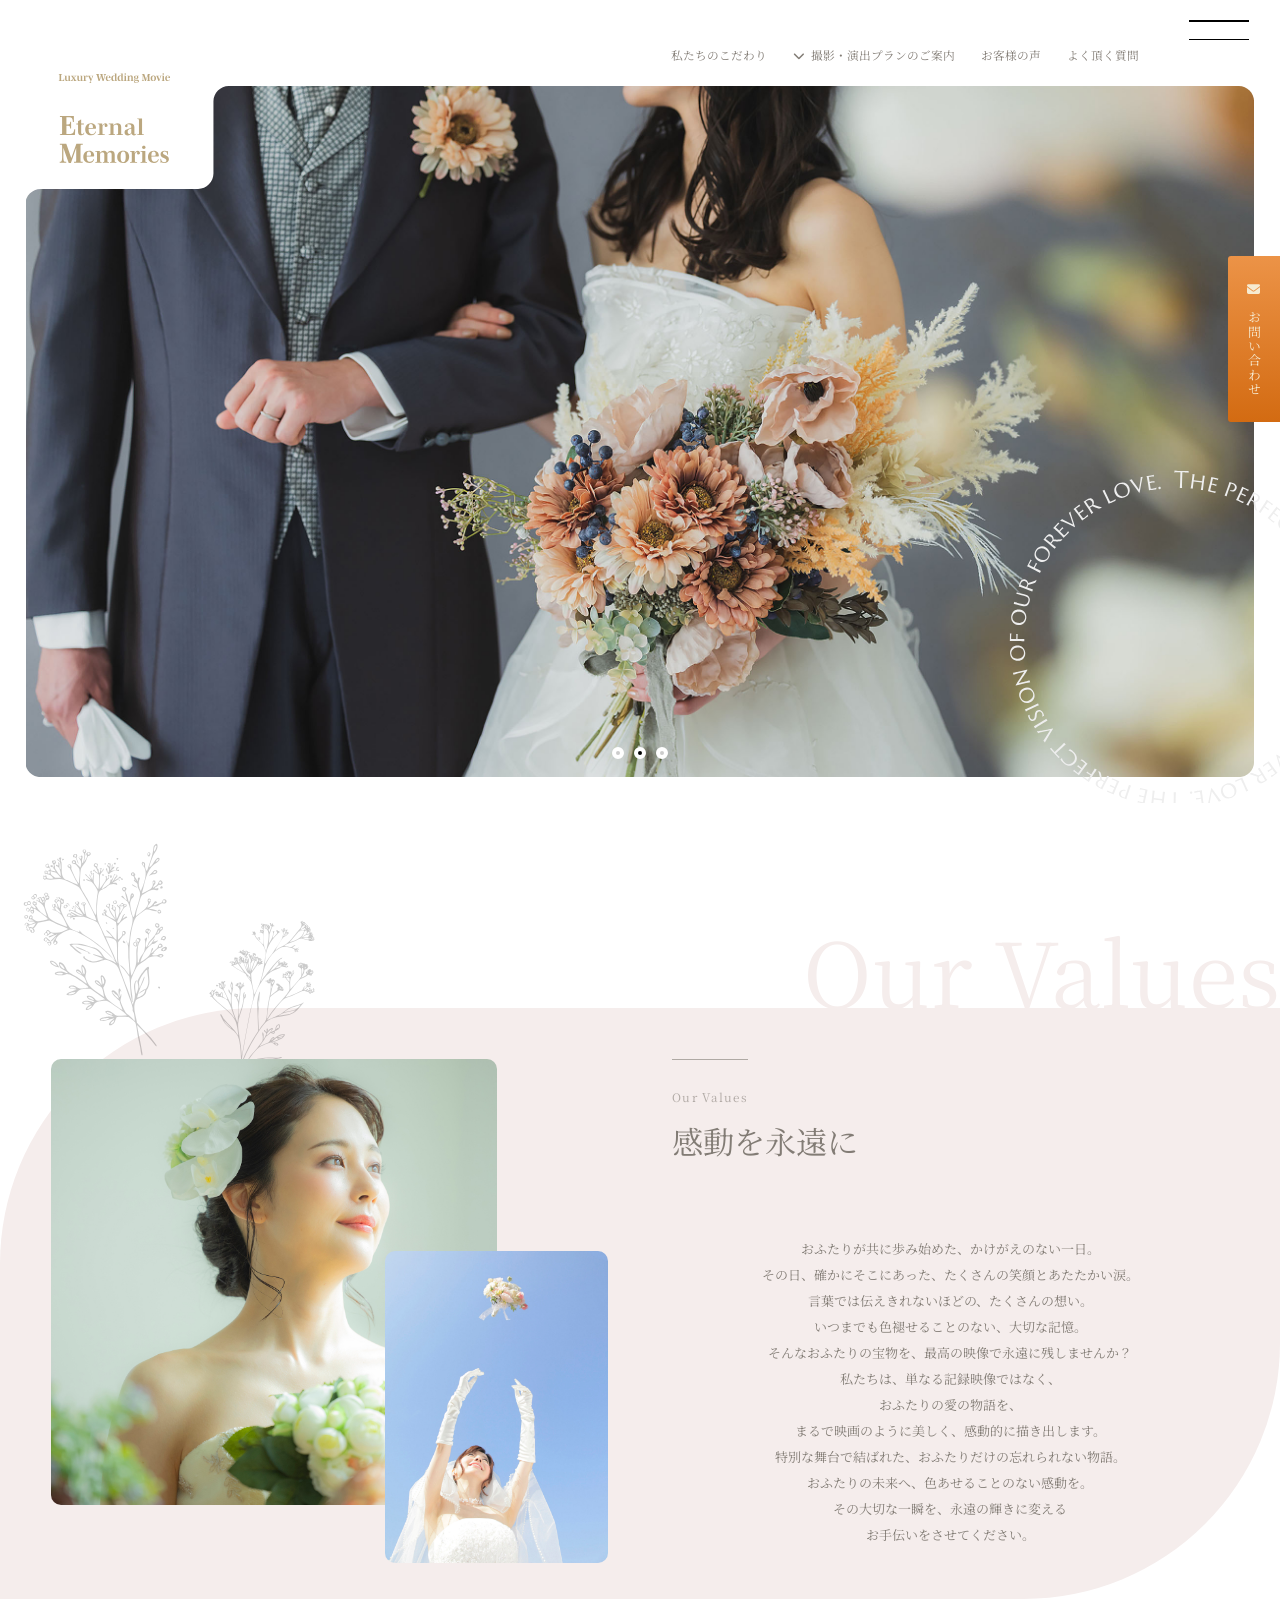
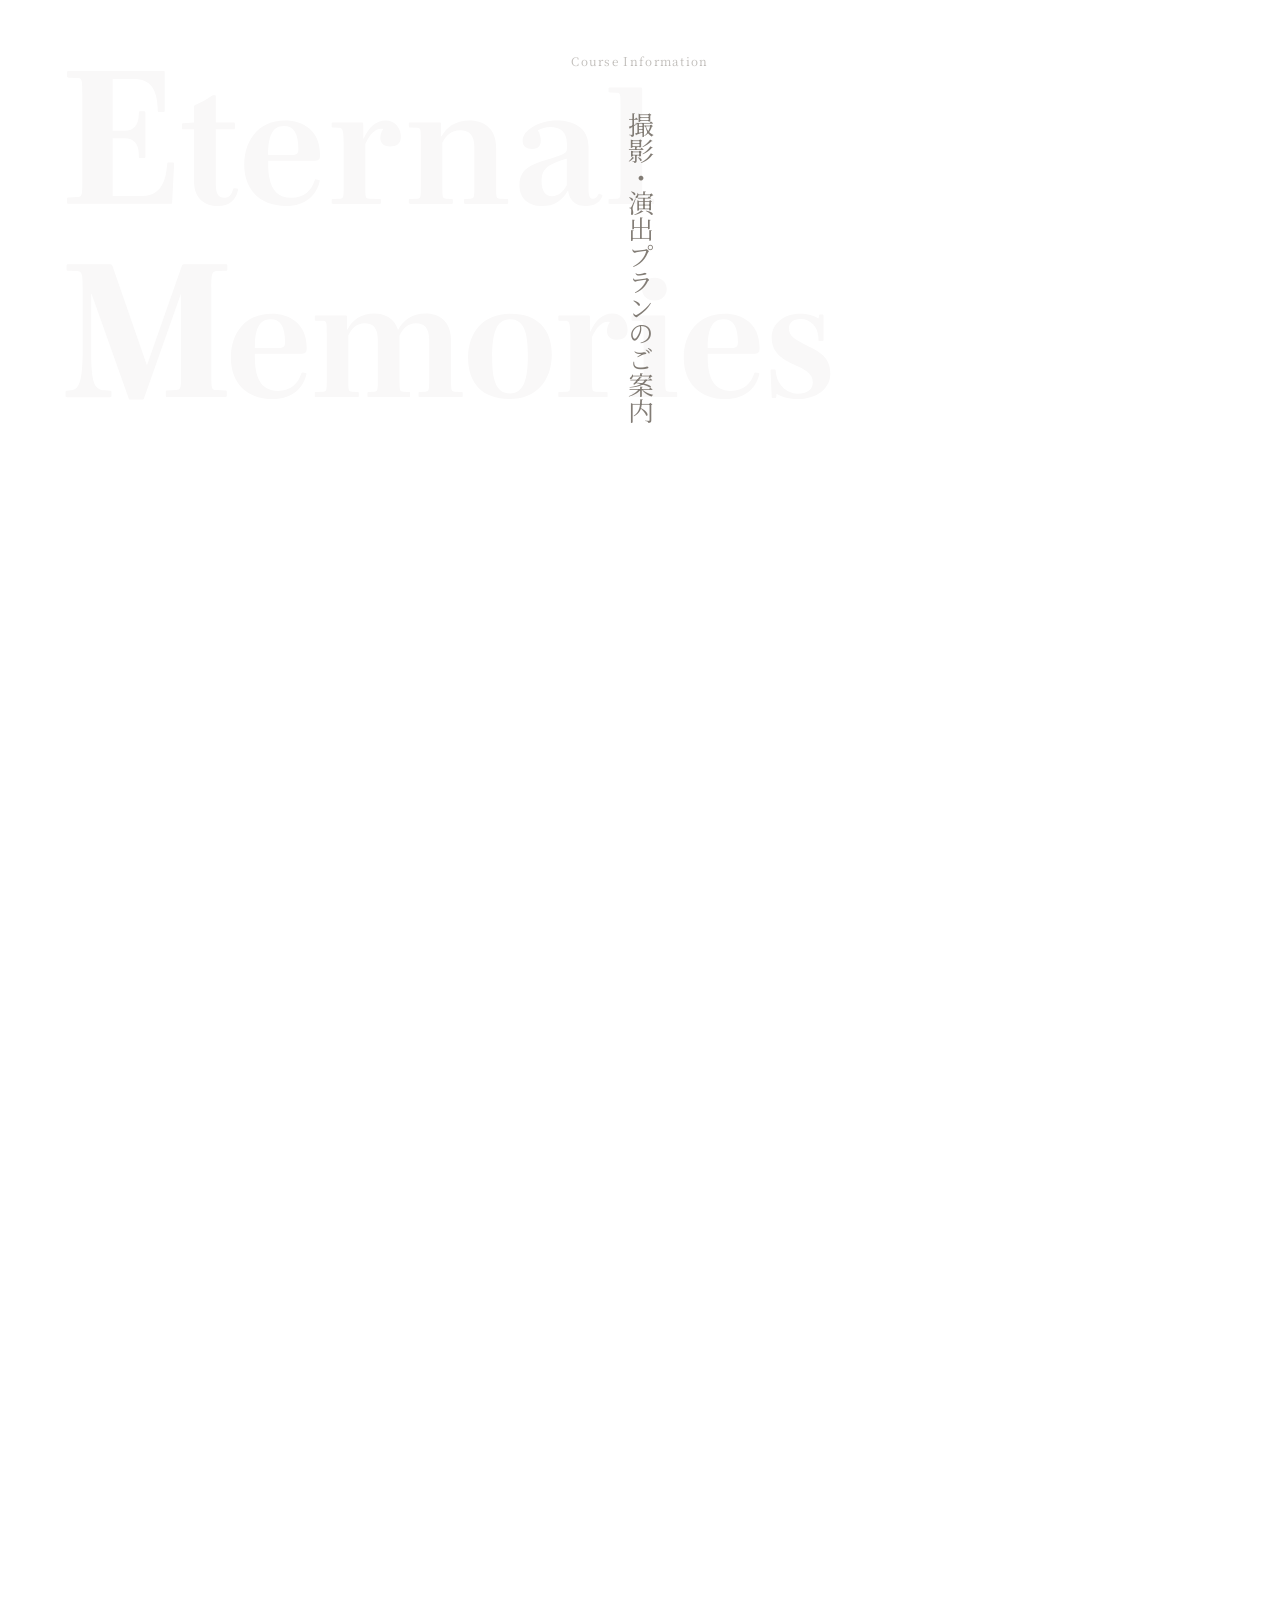
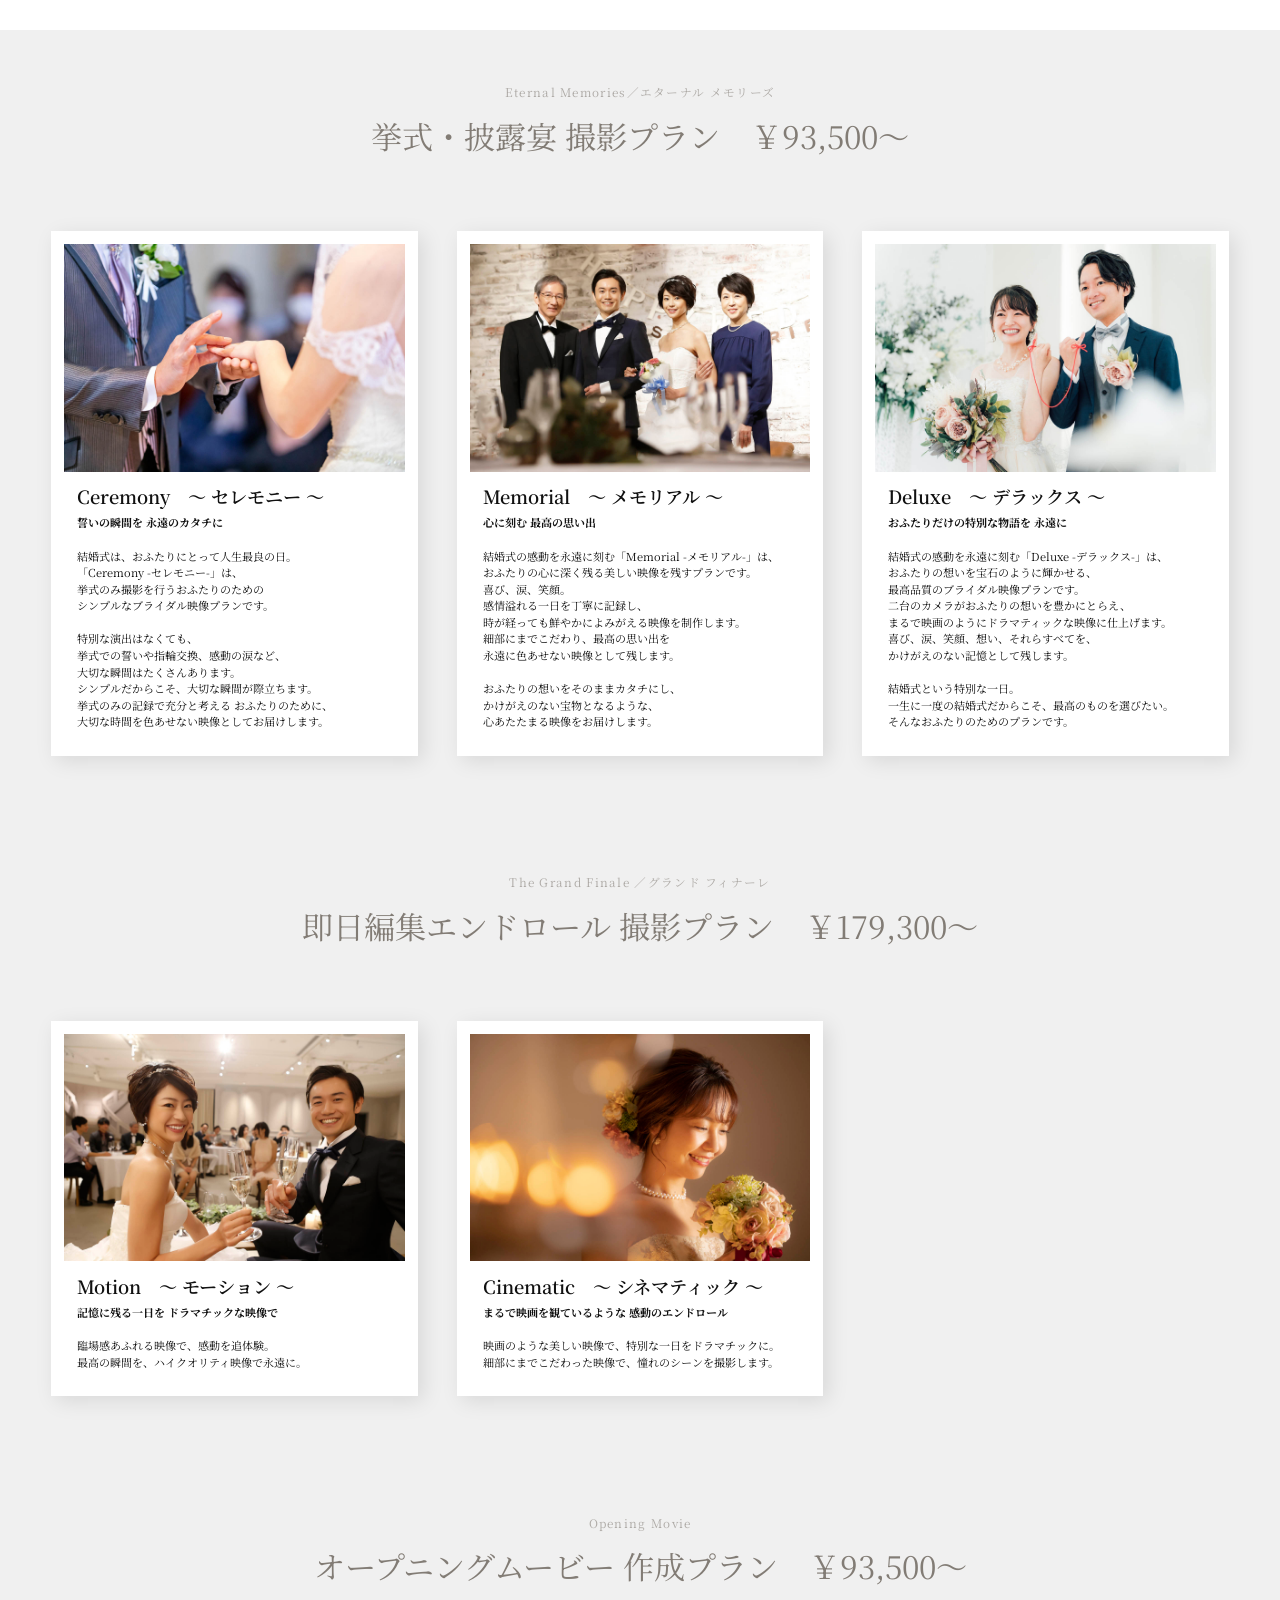
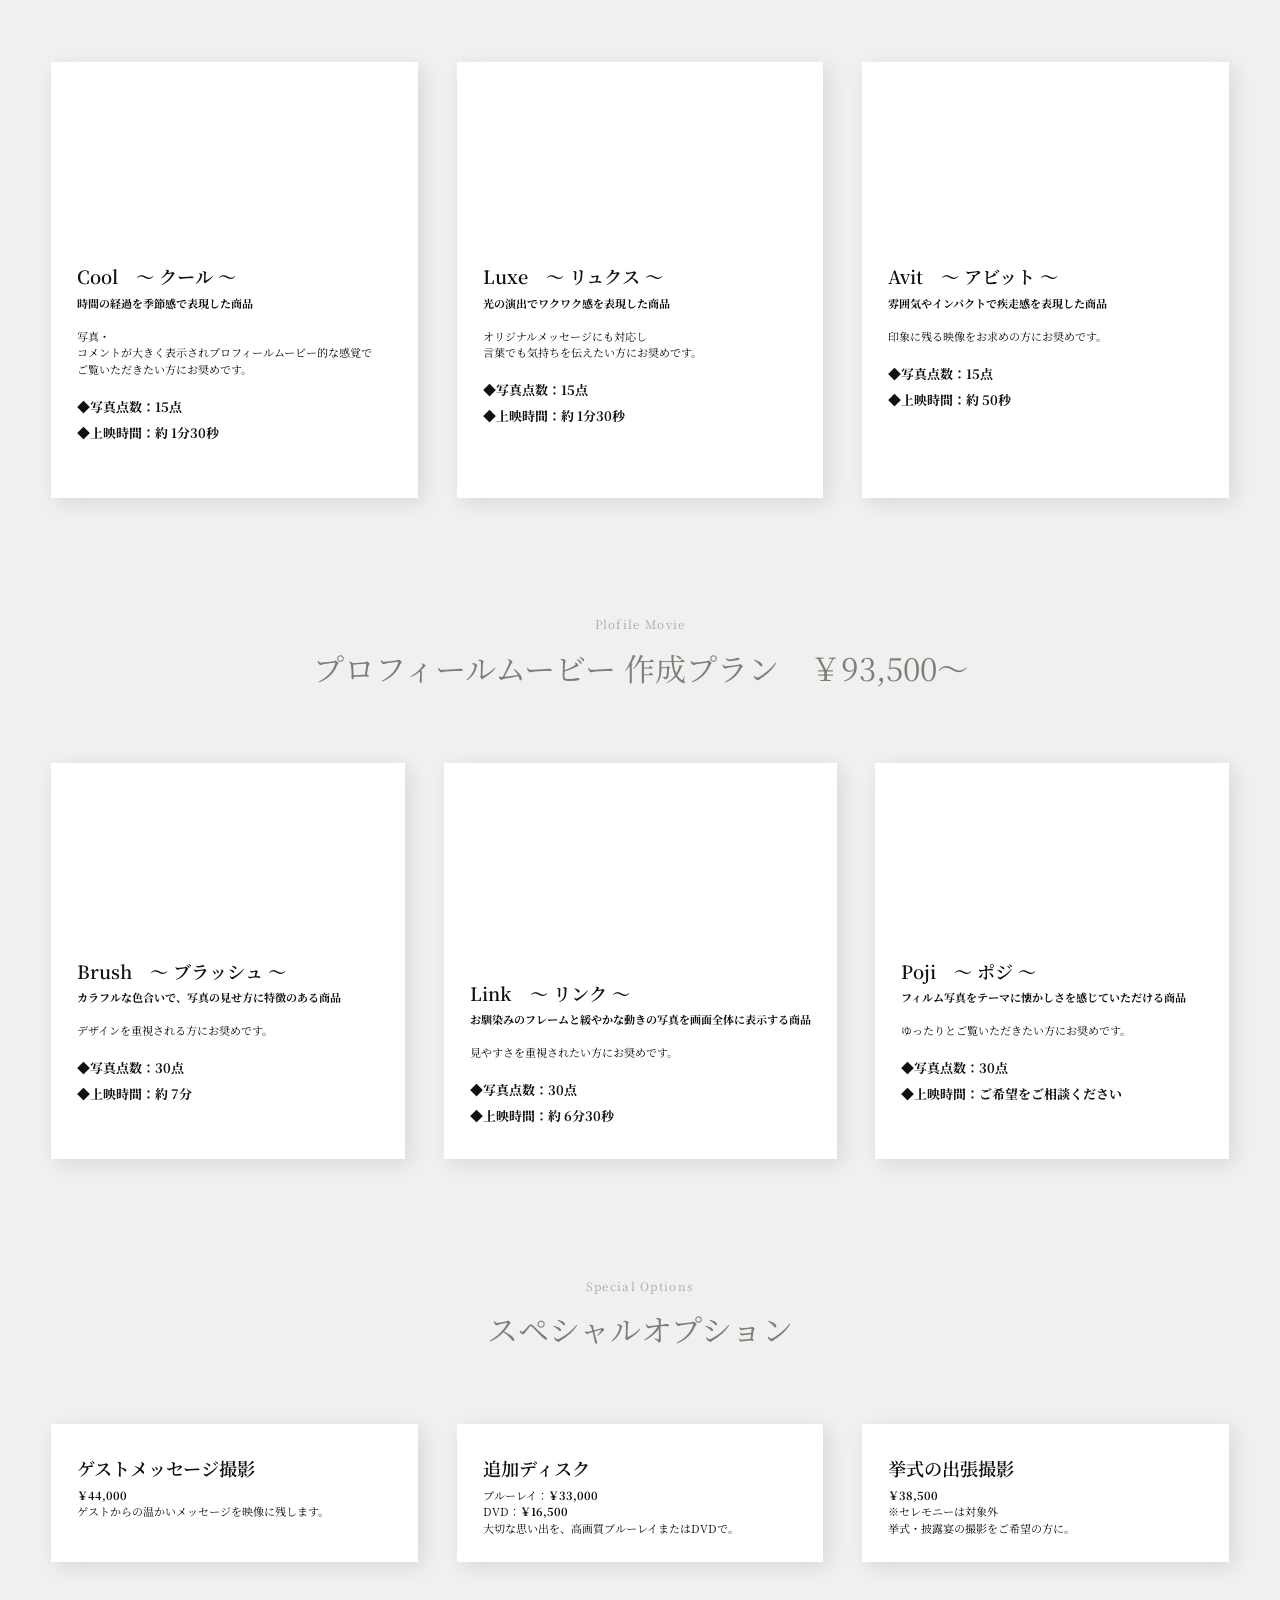
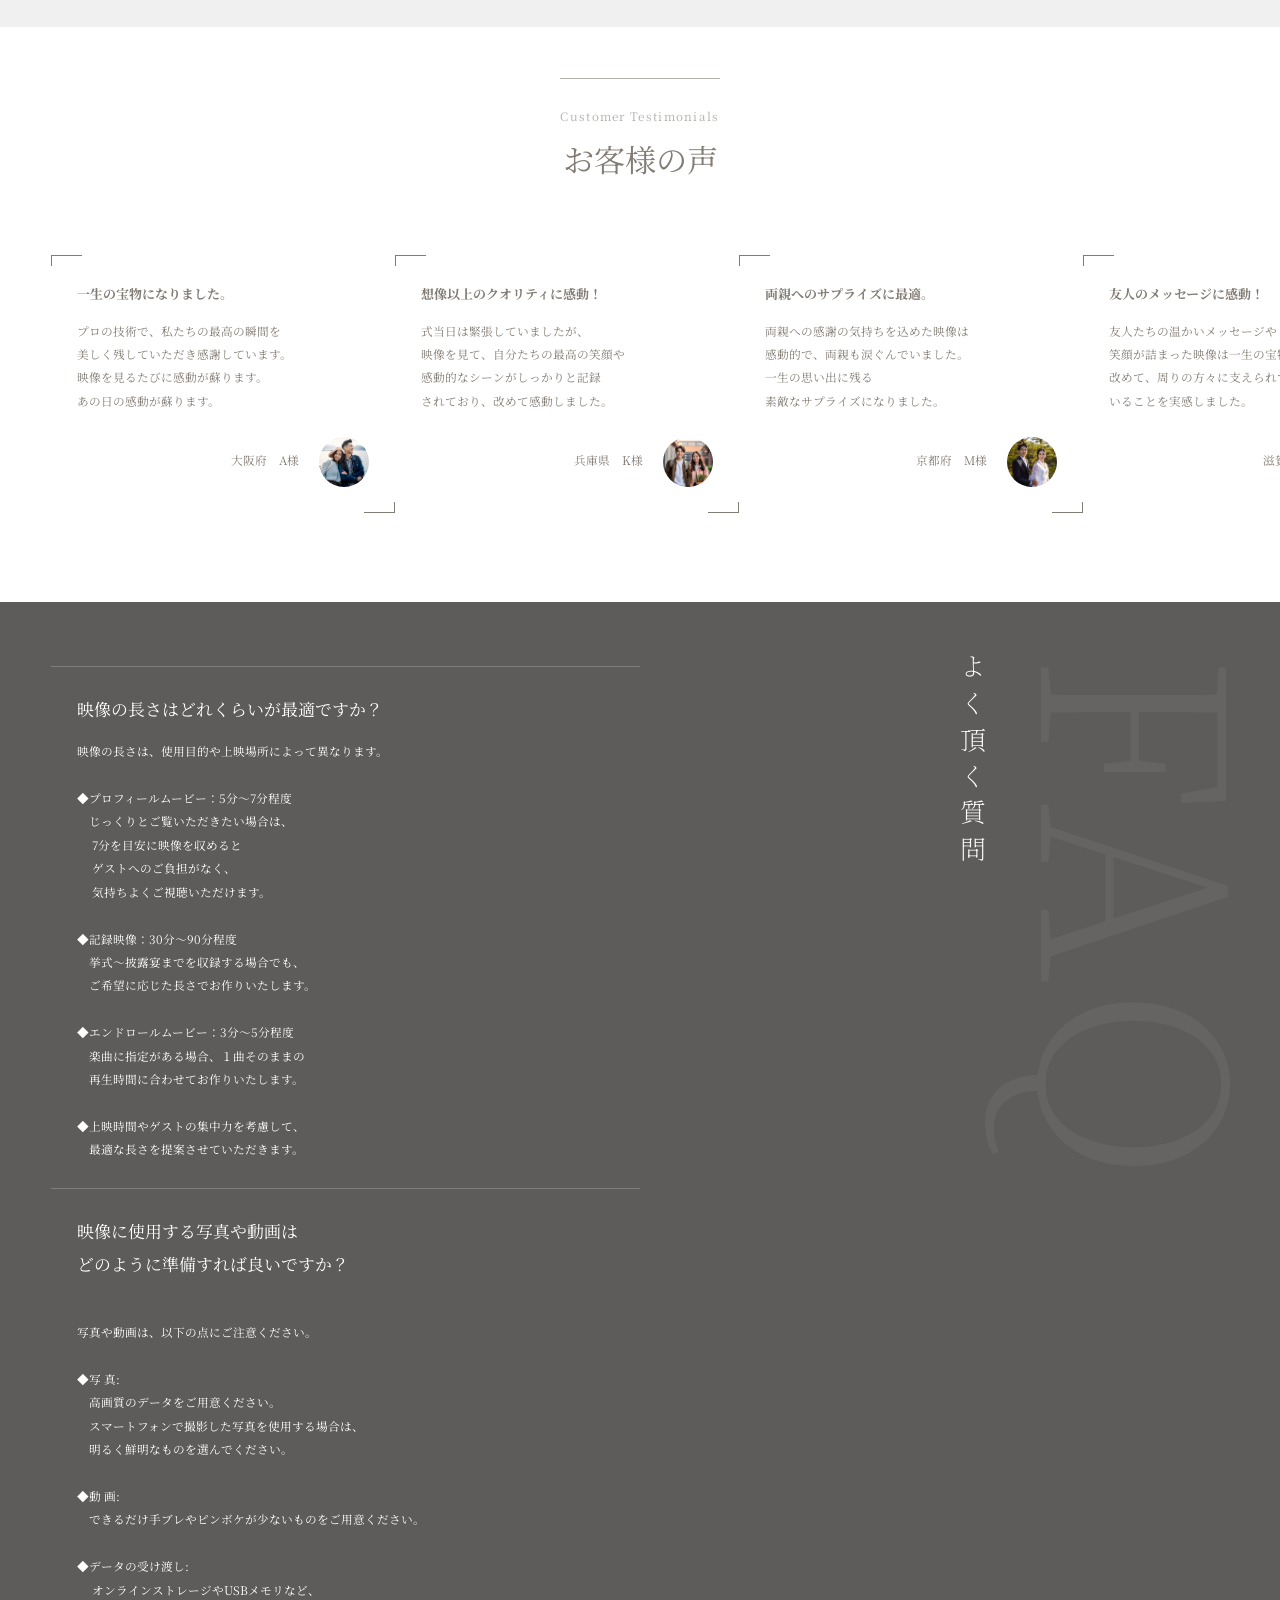
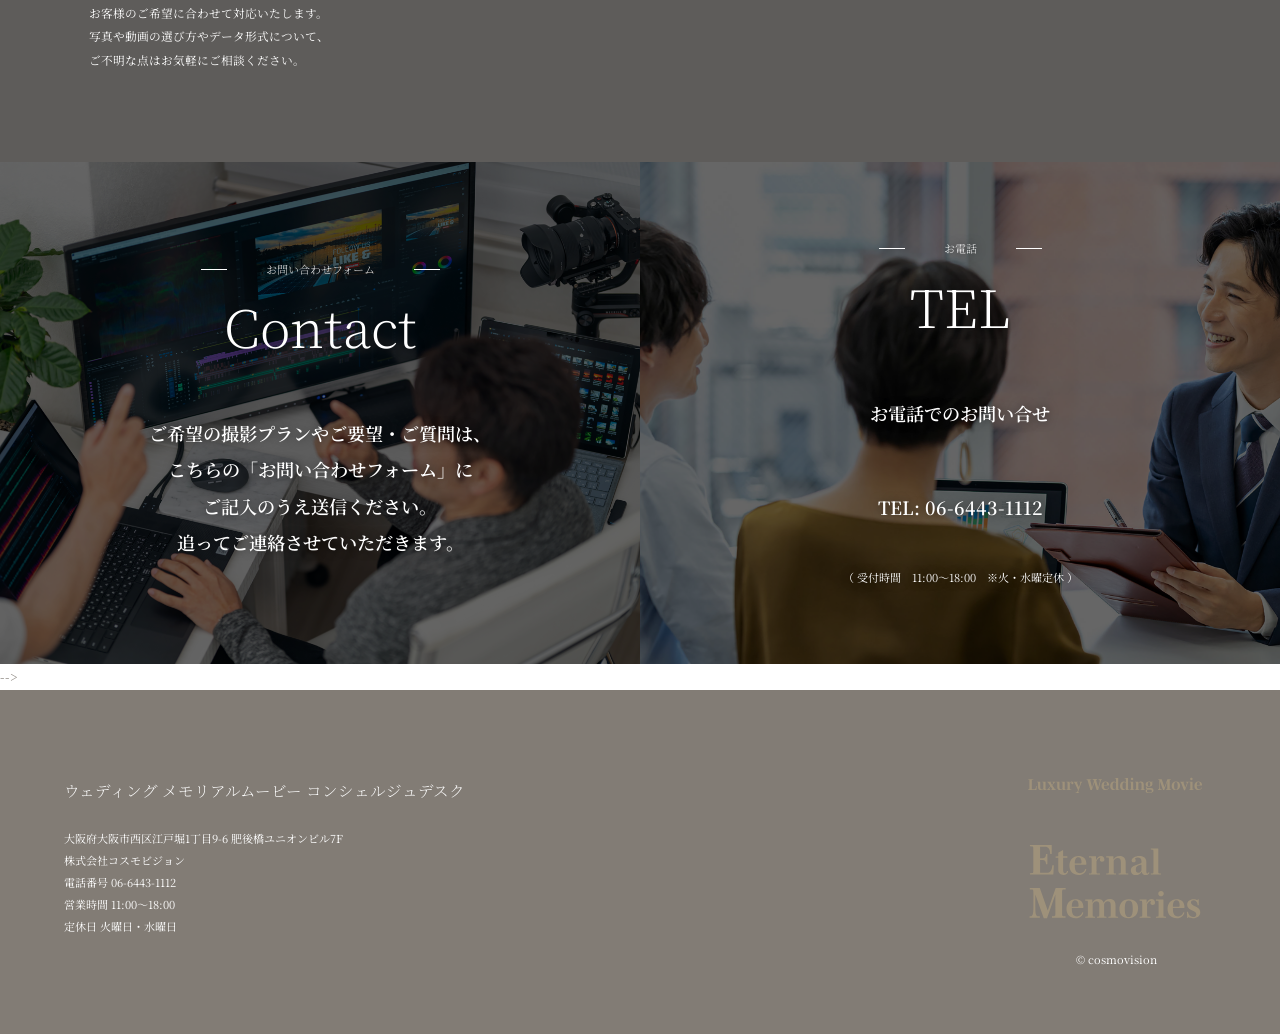
<file: site03/index.html>
<!DOCTYPE html>
<html lang="ja">
<head>
<style>
  /* JSが動かなくても要素を表示させる設定 */
  .blur {
    opacity: 1 !important;
    filter: none !important;
    transform: none !important;
    visibility: visible !important;
  }
</style>
	<meta name="viewport" content="width=device-width, initial-scale=1.0">
	<script type="application/ld+json">
</script>
　　　<meta name="keywords" content="大阪, 結婚式, ウェディングムービー, エンドロール, プロフィールムービー">
	<meta name="description" content="結婚式を最高の映像で残しませんか？エンドロール、プロフィールムービーなど、感動的なウェディングムービーを制作します。">
<meta charset="UTF-8">
<title>Wedding Memorial Movie</title>
<meta name="viewport" content="width=device-width, initial-scale=1">
<meta name="description" content="Wedding Memorial Movie">
<link rel="stylesheet" href="css/style.css">
</head>

<body class="home">

<div id="container">



<!--▼▼▼▼▼ここから「ヘッダー」-->
<header>

<h1 id="logo"><a href="index.html"><img src="images/em-logo-ol.svg" alt="ウェディングムービー"></a></h1>

<nav>
<ul>
<li><a href="#kodawari">私たちのこだわり</a></li>
<li><a href="#course">撮影・演出プランのご案内</a>
	<ul>
	<li><a href="#wp1">挙式・披露宴 撮影プラン</a></li>
	<li><a href="#wp2">即日編集エンドロール撮影プラン</a></li>
	<li><a href="#wp3">オープニングムービー 作成プラン</a></li>
	<li><a href="#wp4">プロフィールムービー 作成プラン</a></li>
	<li><a href="#wp5">スペシャルオプション</a></li>
	</ul>
</li>
<li><a href="#koe">お客様の声</a></li>
<li><a href="#faq">よく頂く質問</a></li>
</ul>
</nav>

</header>
<!--▲▲▲▲▲ここまで「ヘッダー」-->



<!--▼▼▼▼▼ここから画面右側の縦向きの「お問い合わせ」のボタン-->
<p id="btn-special"><a href="https://cvision.jp/hilton/contactform/" class="border"><i class="fa-solid fa-envelope"></i>お問い合わせ</a></p>
<!--▲▲▲▲▲ここまで-->

<!--▼▼▼▼▼ここから「スライドショー」-->
<div id="svg-box">

<div class="slide-type1">

<div class="slide img1">
<a href="#"><img src="images/1.jpg" alt=""></a>
</div>

<div class="slide img2">
<a href="#"><img src="images/2.jpg" alt=""></a>
</div>

<div class="slide img3">
<a href="#"><img src="images/3.jpg" alt=""></a>
</div>
	
<!--インジケーターボタン（現在表示中ボタン）-->
<div class="slide-indicators"></div>
</div>
<!--/.slide-type1-->

<!--回転する円形のテキストアニメーション-->
<img src="images/bg_text1.svg" alt="" class="animation-text spin">

<svg  width="0" height="0" viewBox="0 0 1600 900">
<defs>
<clipPath id="myClip1" clipPathUnits="objectBoundingBox">
<path transform="scale(0.000625,0.001111)" d="M244.6,20v94c0,11-9,20-20,20H19.6c-11,0-20,9-20,20v726c0,11,9,20,20,20h1560c11,0,20-9,20-20V20c0-11-9-20-20-20H264.6c-11,0-20,9-20,20Z">
</clippath>
</defs>
</svg>

</div>
<!--▲▲▲▲▲ここまで「スライドショー」-->



<main>



<!--▼▼▼▼▼ここから「感動を永遠に」-->
<section class="box1" id="kodawari">

<p class="deco-text">Our Values</p>
<img src="images/illust1.svg" alt="" class="illust1">
<img src="images/illust2.svg" alt="" class="illust2">

<div class="text order1 blur">

<h2><span class="main-text">感動を永遠に</span><span class="sub-text">Our Values</span></h2>

<div class="center-text">
<center>おふたりが共に歩み始めた、かけがえのない一日。<br>
その日、確かにそこにあった、たくさんの笑顔とあたたかい涙。<br>
言葉では伝えきれないほどの、たくさんの想い。<br>
いつまでも色褪せることのない、大切な記憶。<br>
そんなおふたりの宝物を、最高の映像で永遠に残しませんか？<br>
私たちは、単なる記録映像ではなく、<br>
おふたりの愛の物語を、<br>
まるで映画のように美しく、感動的に描き出します。<br>
特別な舞台で結ばれた、おふたりだけの忘れられない物語。<br>
おふたりの未来へ、色あせることのない感動を。<br>
その大切な一瞬を、永遠の輝きに変える<br>
お手伝いをさせてください。<br></center>
</div>

<p class="btn1" style="display: none;"><a href="#">View More</a></p>

</div>
<!--/.text-->

<div class="image blur">
<img src="images/sample1.jpg" alt="" class="speed1">
<img src="images/sample2.jpg" alt="" class="speed2">
</div>

</section>
<!--▲▲▲▲▲ここまで「感動を永遠に」-->



<!--▼▼▼▼▼ここから「撮影演出プランのご案内」-->
<section class="logo-kazari padding-lr0" id="course">

<div class="title-bg blur">
<h2><span class="tate order1">撮影・演出プランのご案内</span><span class="yoko">Course Information</span></h2>
</div>

<div class="list1 image1 up">

<div class="text">
<p>挙式・披露宴 撮影プラン　／　エターナル メモリーズ</p>
<h3><span class="large">Eternal Memories<br></span>永遠の愛を<br>最高の映像で<span></span></h3><br>
<p>おふたりの愛が永遠に輝き続けるように。<br>
かけがえのない瞬間を最高の映像で永遠の記憶へと刻み込む。<br>
「Eternal Memories」は、<br>
そんな願いを込めたウェディング撮影プランです。<br>
挙式、披露宴、その裏側にある<br>
たくさんの笑顔と涙、感動の瞬間。<br>
私たちは、それらすべてを、<br>
映画のワンシーンのように美しく、<br>
ドラマチックに描き出します。</p>
<p class="btn2" ><a href="#wp1">View More</a></p>
<!-- <p class="btn2" style="display: none;"></p> -->
</div>

</div>
<!--/.list1.image1-->

<div class="list1 image2 up">

<div class="text reverse">

<p>即日編集エンドロール撮影プラン　／　グランド フィナーレ</p>
<h3><span class="large">The Grand Finale<br></span>ゲストへの感謝を<br>エンドロールに込めて<span></span></h3><br>
<p>
結婚式という、人生最良の日。<br>
それは、おふたりだけのものではありません。<br>
今日という日を、共に喜び、<br>
祝福してくれた、大切なゲストの皆様。<br>
その笑顔、涙、そして温かい祝福の言葉。<br>
すべてが、おふたりの宝物。<br>
「The Grand Finale」は、<br>
そんなゲストへの感謝の気持ちを、<br>
最高の映像で永遠に記録します。<br>
心あたたまるエンドロールに、<br>
ゲスト一人ひとりへのメッセージを込めて。<br>
おふたりの想いを、映像と音楽で紡ぎます。</p>
<p class="btn2" ><a href="#wp2">View More</a></p>

</div>

</div>
<!--/.list1.image2-->

<div class="list1 image3 up">

<div class="text">

<p>オープニングムービー 作成プラン　／　ファースト キャプチャー</p>
<h3><span class="large">The First Chapter<br></span>ふたりの物語<br>はじまりの瞬間<span></span></h3><br>
<p>
扉が開く、その瞬間。<br>
それは、おふたりの新たな物語の幕開け。<br>
ゲストの期待と祝福に満ちた、特別な時間。<br>
「The First Chapter」は、<br>
そんな感動的なオープニングを、最高の映像で残します。<br>
出逢いから今日までの軌跡、そして未来への誓い。<br>
おふたりの想いを、映画のような美しい映像で紡ぎます。</p>
<p class="btn2" ><a href="#wp3">View More</a></p>

</div>

</div>
<!--/.list1.image3-->

<div class="list1 image4 up">

<div class="text reverse">

<p>プロフィールムービー 作成プラン　／　アワ ジャーニー</p>
<h3><span class="large">Our Journey<br></span>ふたりの足跡<br>感謝を込めて<span></span></h3><br>
<p>
おふたりの人生という名の、美しい旅路。<br>
出逢い、喜び、やすらぎ、ぬくもり、<br>
時には涙もあった、かけがえのない日々。<br>
今日という日を迎えられたのは、<br>
いつもそばで支えてくれた大切な人たちのおかげ。<br>
「Our-Journey」は、そんな感謝を込めて、<br>
おふたりの足跡を辿る、<br>
特別なプロフィールムービー作成プランです。<br>
幼い頃の愛らしい姿、青春時代の輝かしい思い出、<br>
そしてふたりが出逢い、愛を育んだ日々。<br>
ゲストへの感謝と共に、おふたりの歴史を、<br>
心温まる映像で綴ります。</p>
<p class="btn2" ><a href="#wp4">View More</a></p>

</div>

</div>
<!--/.list1.image4-->

</section>
<!--▲▲▲▲▲ここまで「コースのご案内」-->



<!--▼▼▼▼▼ここから「横サムネイルスライドショー」-->
<div id="slide-thumbnail-box" style="display: none;">
<section class="slide-thumbnail-box">

<div class="slide-thumbnail1">
<div class="img rtl">
<div><a href="#"><img src="images/1.jpg" alt=""></a></div>
<div><a href="#"><img src="images/2.jpg" alt=""></a></div>
<div><a href="#"><img src="images/3.jpg" alt=""></a></div>
<div><a href="#"><img src="images/4.jpg" alt=""></a></div>
</div>
</div>

<div class="slide-thumbnail1">
<div class="img ltr">
<div><a href="#"><img src="images/1.jpg" alt=""></a></div>
<div><a href="#"><img src="images/2.jpg" alt=""></a></div>
<div><a href="#"><img src="images/3.jpg" alt=""></a></div>
<div><a href="#"><img src="images/4.jpg" alt=""></a></div>
</div>
</div>
</div>

</section>
<!--▲▲▲▲▲ここまで「横サムネイルスライドショー」-->



<!--▼▼▼▼▼ここから「3カラム－挙式披露宴撮影」-->
<section class="bg1" id="wp1">

<h2 class="c no-line"><span class="main-text">挙式・披露宴 撮影プラン　￥93,500～</span><span class="sub-text">Eternal Memories／エターナル メモリーズ</span></h2>

<div class="list-grid1">

<div class="list blur">
<figure><!--<a href="">--><img src="images/ceremony_01.jpg" alt=""></a></figure>
<div class="text">
<h3>Ceremony　～ セレモニー ～</h3>
<p><b>誓いの瞬間を 永遠のカタチに<br></b>
<br>
結婚式は、おふたりにとって人生最良の日。<br>
「Ceremony -セレモニー-」は、<br>
挙式のみ撮影を行うおふたりのための<br>
シンプルなブライダル映像プランです。<br>
<br>
特別な演出はなくても、<br>
挙式での誓いや指輪交換、感動の涙など、<br>
大切な瞬間はたくさんあります。<br>
シンプルだからこそ、大切な瞬間が際立ちます。<br>
挙式のみの記録で充分と考える おふたりのために、<br>
大切な時間を色あせない映像としてお届けします。<br>
</p>
</div>
</div>

<div class="list blur">
<figure><!--<a href="">--><img src="images/memorial_01.jpg" alt=""></a></figure>
<div class="text">
<h3>Memorial　～ メモリアル ～</h3>
<p><b>心に刻む 最高の思い出<br></b>
<br>
結婚式の感動を永遠に刻む「Memorial -メモリアル-」は、<br>
おふたりの心に深く残る美しい映像を残すプランです。<br>

喜び、涙、笑顔。<br>
感情溢れる一日を丁寧に記録し、<br>
時が経っても鮮やかによみがえる映像を制作します。<br>
細部にまでこだわり、最高の思い出を<br>
永遠に色あせない映像として残します。<br>
<br>
おふたりの想いをそのままカタチにし、<br>
かけがえのない宝物となるような、<br>
心あたたまる映像をお届けします。<br>
</p>
</div>
</div>

<div class="list blur">
<figure><!--<a href="">--><img src="images/deluxe_01.jpg" alt=""></a></figure>
<div class="text">
<h3>Deluxe　～ デラックス ～</h3>
<p><b>おふたりだけの特別な物語を 永遠に<br></b>
<br>
結婚式の感動を永遠に刻む「Deluxe -デラックス-」は、<br>
おふたりの想いを宝石のように輝かせる、<br>
最高品質のブライダル映像プランです。<br>

二台のカメラがおふたりの想いを豊かにとらえ、<br>
まるで映画のようにドラマティックな映像に仕上げます。<br>
喜び、涙、笑顔、想い、それらすべてを、<br>
かけがえのない記憶として残します。<br>
<br>
結婚式という特別な一日。<br>
一生に一度の結婚式だからこそ、最高のものを選びたい。<br>
そんなおふたりのためのプランです。<br>
</p>
</div>
</div>

</div>
<!--/.list-grid1-->

	
	
</section>
<!--▲▲▲▲▲ここまで「3カラム－挙式披露宴撮影」-->
<!--▼▼▼▼▼ここから「2カラム-エンドロール」-->
<section class="bg1" id="wp2">

<h2 class="c no-line"><span class="main-text">即日編集エンドロール 撮影プラン　￥179,300～</span><span class="sub-text">The Grand Finale ／グランド フィナーレ</span></h2>

<div class="list-grid1">

<div class="list blur">
<figure><a href="https://player.vimeo.com/video/497914035?h=e13e7305c6&amp;badge=0&amp;autopause=0&amp;player_id=0&amp;app_id=58479"><img src="images/motion_01.jpg" alt=""></a></figure>
<div class="text">
<h3>Motion　～ モーション ～</h3>
<p><b>記憶に残る一日を ドラマチックな映像で<br></b>
<br>
臨場感あふれる映像で、感動を追体験。<br>
最高の瞬間を、ハイクオリティ映像で永遠に。<br>
</p>
</div>
</div>

<div class="list blur">
<figure><a href="https://player.vimeo.com/video/898043545?h=bf3d244668&amp;badge=0&amp;autopause=0&amp;player_id=0&amp;app_id=58479"><img src="images/cinematic_01.jpg" alt=""></a></figure>
<div class="text">
<h3>Cinematic　～ シネマティック ～</h3>
<p><b>まるで映画を観ているような 感動のエンドロール<br></b>
<br>
映画のような美しい映像で、特別な一日をドラマチックに。<br>
細部にまでこだわった映像で、憧れのシーンを撮影します。<br>
</p>
</div>
</div>


</div>
<!--/.list-grid1-->

	
	
</section>
<!--▲▲▲▲▲ここまで「2カラム-エンドロール」-->
<!--▼▼▼▼▼ここから「3カラム－オープニングムービー」-->
<section class="bg1" id="wp3">

<h2 class="c no-line"><span class="main-text">オープニングムービー 作成プラン　￥93,500～</span><span class="sub-text">Opening Movie</span></h2>

<div class="list-grid1">

<div class="list blur">
  <figure style="position: relative; width: 110%; padding-bottom: 56.25%;">
    <iframe src="https://player.vimeo.com/video/497914133?h=aeada76d6e&amp;badge=0&amp;autopause=0&amp;player_id=0&amp;app_id=58479" frameborder="0" allow="autoplay; fullscreen; picture-in-picture" style="position: absolute; top: 0; left: 0; width: 100%; height: 100%;" title="Cool/opening"></iframe>
  </figure>
  <div class="text">
    <h3>Cool　～ クール ～</h3>
    <p><b>時間の経過を季節感で表現した商品<br></b>
<br>
写真・コメントが大きく表示されプロフィールムービー的な感覚で
ご覧いただきたい方にお奨めです。<br>
		<br>
<H4>◆写真点数：15点<br>
◆上映時間：約 1分30秒<br></H4>
<br></p>
  </div>
</div>
	
<!--<div class="list blur">
<figure><a href="#"><img src="images/1.jpg" alt=""></a></figure>
<div class="text">
<h3>Cool　～ クール ～</h3>
<p><b>映像の簡単な説明<br></b>
<br>
映像の簡単な説明<br>
</p>
</div>
</div>-->

<div class="list blur">
  <figure style="position: relative; width: 110%; padding-bottom: 56.25%;">
    <iframe src="https://player.vimeo.com/video/898043187?h=c939bcfe4d&amp;badge=0&amp;autopause=0&amp;player_id=0&amp;app_id=58479" frameborder="0" allow="autoplay; fullscreen; picture-in-picture" style="position: absolute; top: 0; left: 0; width: 100%; height: 100%;" title="Luxe"></iframe>
  </figure>
<div class="text">
<h3>Luxe　～ リュクス ～</h3>
<p><b>光の演出でワクワク感を表現した商品<br></b>
<br>
オリジナルメッセージにも対応し<br>言葉でも気持ちを伝えたい方にお奨めです。
<br>
<br>
<H4>◆写真点数：15点<br>
◆上映時間：約 1分30秒<br></H4>
</p>
</div>
</div>

<div class="list blur">
  <figure style="position: relative; width: 110%; padding-bottom: 56.25%;">
    <iframe src="https://player.vimeo.com/video/898043140?h=0ca46b9ff1&amp;badge=0&amp;autopause=0&amp;player_id=0&amp;app_id=58479" frameborder="0" allow="autoplay; fullscreen; picture-in-picture" style="position: absolute; top: 0; left: 0; width: 100%; height: 100%;" title="Abit"></iframe>
  </figure>
  <div class="text">
<h3>Avit　～ アビット ～</h3>
<p><b>雰囲気やインパクトで疾走感を表現した商品<br></b>
<br>
印象に残る映像をお求めの方にお奨めです。
<br>
<br>
<H4>◆写真点数：15点<br>
◆上映時間：約 50秒<br></H4>
</p>
</div>
</div>

</div>
<!--/.list-grid1-->
	
</section>
<!--▲▲▲▲▲ここまで「3カラム－オープニングムービー」-->
	
<!--▼▼▼▼▼ここから「3カラム－プロフィールムービー」-->
<section class="bg1" id="wp4">

<h2 class="c no-line"><span class="main-text">プロフィールムービー 作成プラン　￥93,500～</span><span class="sub-text">Plofile Movie</span></h2>

<div class="list-grid1">

<div class="list blur">
  <figure style="position: relative; width: 100%; padding-bottom: 56.25%;">
    <iframe src="https://player.vimeo.com/video/898042479?h=0d801713cd&amp;badge=0&amp;autopause=0&amp;player_id=0&amp;app_id=58479" frameborder="0" allow="autoplay; fullscreen; picture-in-picture" style="position: absolute; top: 0; left: 0; width: 100%; height: 100%;" title="Brush"></iframe>
  </figure>
  <div class="text">
<h3>Brush　～ ブラッシュ ～</h3>
<p><b>カラフルな色合いで、写真の見せ方に特徴のある商品<br></b>
<br>
デザインを重視される方にお奨めです。
<br>
<br>
<H4>◆写真点数：30点<br>
◆上映時間：約 7分<br></H4>
</p>
</div>
</div>

<div class="list blur">
  <figure style="position: relative; width: 100%; padding-bottom: 56.25%;">
    <iframe src="https://player.vimeo.com/video/898042605?h=17297b3b28&amp;badge=0&amp;autopause=0&amp;player_id=0&amp;app_id=58479" frameborder="0" allow="autoplay; fullscreen; picture-in-picture" style="position: absolute; top: 0; left: 0; width: 100%; height: 100%;" title="Link"></iframe>
  </figure>
  <div class="text">
<h3>Link　～ リンク ～</h3>
<p><b>お馴染みのフレームと緩やかな動きの写真を画面全体に表示する商品<br></b>
<br>
見やすさを重視されたい方にお奨めです。
<br>
<br>
<H4>◆写真点数：30点<br>
◆上映時間：約 6分30秒<br></H4>
</p>
</div>
</div>

<div class="list blur">
  <figure style="position: relative; width: 100%; padding-bottom: 56.25%;">
    <iframe src="https://player.vimeo.com/video/898042748?h=465a5abde4&amp;badge=0&amp;autopause=0&amp;player_id=0&amp;app_id=58479" frameborder="0" allow="autoplay; fullscreen; picture-in-picture" style="position: absolute; top: 0; left: 0; width: 100%; height: 100%;" title="Posi"></iframe>
  </figure>
  <div class="text">
<h3>Poji　～ ポジ ～</h3>
<p><b>フィルム写真をテーマに懐かしさを感じていただける商品<br></b>
<br>
ゆったりとご覧いただきたい方にお奨めです。
<br>
<br>
<H4>◆写真点数：30点<br>
◆上映時間：ご希望をご相談ください<br></H4>
<br>
</p>
</div>
</div>

</div>
<!--/.list-grid1-->

</section>
<!--▲▲▲▲▲ここまで「3カラム－プロフィールムービー」-->


<!--▼▼▼▼▼ここから「スペシャルオプション」-->
<section class="bg1" id="wp5">

<h2 class="c no-line"><span class="main-text">スペシャルオプション</span><span class="sub-text">Special Options</span></h2>

<div class="list-grid1">

<div class="list blur">
  <div class="text">
    <h3>ゲストメッセージ撮影</h3>
    <p><b>￥44,000</b></p>
    <p>ゲストからの温かいメッセージを映像に残します。</p>
  </div>
</div>

<div class="list blur">
  <div class="text">
    <h3>追加ディスク</h3>
    <p>ブルーレイ：<b>￥33,000</b></p>
    <p>DVD：<b>￥16,500</b></p>
    <p>大切な思い出を、高画質ブルーレイまたはDVDで。</p>
  </div>
</div>

<div class="list blur">
  <div class="text">
    <h3>挙式の出張撮影</h3>
    <p><b>￥38,500</b></p>
    <p>※セレモニーは対象外</p>
    <p>挙式・披露宴の撮影をご希望の方に。</p>
  </div>
</div>

</div>
</section>
<!--▲▲▲▲▲ここまで「3カラム－スペシャルオプション」-->	
	
<!--▼▼▼▼▼ここから「お客様の声」-->
<section id="koe">

<h2 class="c"><span class="main-text">お客様の声</span><span class="sub-text">Customer Testimonials</span></h2>

<div class="list-yoko-scroll">

<div class="list">
<h4>一生の宝物になりました。</h4>
<p class="text">プロの技術で、私たちの最高の瞬間を<br>
美しく残していただき感謝しています。<br>
映像を見るたびに感動が蘇ります。<br>
あの日の感動が蘇ります。</p>
<p class="name">大阪府　A様<img src="images/s001.jpg" alt=""></p>
</div>

<div class="list">
<h4>想像以上のクオリティに感動！</h4>
<p class="text">式当日は緊張していましたが、<br>
映像を見て、自分たちの最高の笑顔や<br>
感動的なシーンがしっかりと記録<br>
されており、改めて感動しました。</p>
<p class="name">兵庫県　K様<img src="images/s002.jpg" alt=""></p>
</div>

<div class="list">
<h4>両親へのサプライズに最適。</h4>
<p class="text">
両親への感謝の気持ちを込めた映像は<br>
感動的で、両親も涙ぐんでいました。<br>
一生の思い出に残る<br>
素敵なサプライズになりました。</p>
<p class="name">京都府　M様<img src="images/s003.jpg" alt=""></p>
</div>

<div class="list">
<h4>友人のメッセージに感動！</h4>
<p class="text">
友人たちの温かいメッセージや<br>
笑顔が詰まった映像は一生の宝物です。<br>
改めて、周りの方々に支えられて<br>
いることを実感しました。</p>
<p class="name">滋賀県　Y様<img src="images/s004.jpg" alt=""></p>
</div>

<div class="list">
<h4>式を挙げられなかった私たちに。</h4>
<p class="text">
事情があって式を挙げられなかった<br>
私たちにとって、この映像は結婚式の<br>
代わりとなる、最高の思い出です。<br>
本当にありがとうございました。</p>
<p class="name">奈良県　T様<img src="images/s005.jpg" alt=""></p>
</div>

<div class="list">
<h4>映像の力に感動！</h4>
<p class="text">
当日はあっという間でしたが、<br>
映像を見ることで、改めて<br>
式の素晴らしさを実感できました。<br>
映像の力は本当にすごいと思います。</p>
<p class="name">和歌山県　H様<img src="images/s006.jpg" alt=""></p>
</div>

<div class="list">
<h4>親族のみの結婚式で。</h4>
<p class="text">
親族のみの結婚式でしたが、<br>
映像のおかげで、温かく感動的な<br>
雰囲気を残すことができました。<br>
参列できなかった友人にも<br>
見てもらえて嬉しいです。</p>
<p class="name">三重県　I様<img src="images/s007.jpg" alt=""></p>
</div>

<div class="list">
<h4>最高の思い出を形に。</h4>
<p class="text">
私たちのわがままをたくさん<br>
聞いていただき、最高の思い出を<br>
形にすることができました。<br>
一生大切にします。<br>
本当にありがとうございました。</p>
<p class="name">大阪府　N様<img src="images/s008.jpg" alt=""></p>
</div>

</div>

<p class="btn3" style="display: none;"><a href="#">View More</a></p>

</section>
<!--▲▲▲▲▲ここまで「お客様の声」-->



<!--▼▼▼▼▼ここから「よく頂く質問」-->
<section class="faq" id="faq">

<h2>よく頂く質問<span class="kazari">FAQ</span></h2>

<div class="text">

<dl>

<dt>映像の長さはどれくらいが最適ですか？</dt>
<dd>映像の長さは、使用目的や上映場所によって異なります。<br><br>
◆プロフィールムービー：5分～7分程度<br>
 　じっくりとご覧いただきたい場合は、<br>
　 7分を目安に映像を収めると<br>
　 ゲストへのご負担がなく、<br>
　 気持ちよくご視聴いただけます。<br><br>
◆記録映像：30分～90分程度<br>
 　挙式～披露宴までを収録する場合でも、<br>
　ご希望に応じた長さでお作りいたします。<br><br>
◆エンドロールムービー：3分～5分程度<br>
　楽曲に指定がある場合、１曲そのままの<br>
　再生時間に合わせてお作りいたします。<br><br>
◆上映時間やゲストの集中力を考慮して、<br>
　最適な長さを提案させていただきます。
</dd>

<dt>映像に使用する写真や動画は<br>どのように準備すれば良いですか？</dt><br>
<dd>写真や動画は、以下の点にご注意ください。<br><br>
◆写 真:<br>
 　高画質のデータをご用意ください。<br>
 　スマートフォンで撮影した写真を使用する場合は、<br>
 　明るく鮮明なものを選んでください。<br><br>
◆動 画:<br>
 　できるだけ手ブレやピンボケが少ないものをご用意ください。<br><br>
◆データの受け渡し:<br>
　 オンラインストレージやUSBメモリなど、<br>
 　お客様のご希望に合わせて対応いたします。<br>
 　写真や動画の選び方やデータ形式について、<br>
 　ご不明な点はお気軽にご相談ください。</dd>

	
</dl>

<p class="btn3 white" style="display: none;"><a href="#">View More</a></p>

</div>

</section>
<!--▲▲▲▲▲ここまで「よく頂く質問」-->



<!--▼▼▼▼▼ここから「Contact」と「Reserve」-->
<section class="padding0">

<div class="list-c2">

<a href="https://cvision.jp/hilton/contactform/">
<div class="list image1">
<div class="text">
<h4><span class="sub-text">お問い合わせフォーム</span><span class="main-text">Contact</span></h4>
<p><H3>ご希望の撮影プランやご要望・ご質問は、<br>
	こちらの「お問い合わせフォーム」に<br>
	ご記入のうえ送信ください。<br>
	追ってご連絡させていただきます。</H3></p>
</div>
</div>
</a>

<a href="tel:06-6443-1112">
<div class="list image2">
<div class="text">
<h4><span class="sub-text">お電話</span><span class="main-text">TEL</span></h4>
<p><H3>お電話でのお問い合せ</H3><br>
<H3>TEL: 06-6443-1112</H3><br>
	（ 受付時間　11:00～18:00　※火・水曜定休 ）</H3></p>
</div>
</div>
</a>

</div>
<!--/.list-c2-->

</section>
<!--▲▲▲▲▲ここまで「Contact」と「Reserve」-->


<!--▼▼▼▼▼ここから「お知らせ」-->
<section style="display: none;">

<h2 class="c no-line"><span class="main-text">お知らせ</span><span class="sub-text">News</span></h2>

<dl class="new">
<dt>2024/11/13</dt>
<dd>サンプルテキスト。サンプルテキスト。サンプルテキスト。</dd>
<dt>0000/00/00</dt>
<dd>サンプルテキスト。サンプルテキスト。サンプルテキスト。</dd>
<dt>0000/00/00</dt>
<dd>サンプルテキスト。サンプルテキスト。サンプルテキスト。</dd>
<dt>0000/00/00</dt>
<dd>サンプルテキスト。サンプルテキスト。サンプルテキスト。</dd>
<dt>0000/00/00</dt>
<dd>サンプルテキスト。サンプルテキスト。サンプルテキスト。サンプルテキスト。サンプルテキスト。サンプルテキスト。サンプルテキスト。サンプルテキスト。サンプルテキスト。サンプルテキスト。サンプルテキスト。サンプルテキスト。</dd>
</dl>

</section>
<!--▲▲▲▲▲ここまで「お知らせ」-->-->



<!--▼▼▼▼▼ここから「Google Map」
<div class="iframe-box">
<iframe src="https://www.google.com/maps/embed?pb=!1m18!1m12!1m3!1d3280.211557946993!2d135.49334861184562!3d34.69984357280695!2m3!1f0!2f0!3f0!3m2!1i1024!2i768!4f13.1!3m3!1m2!1s0x6000e68d493e485d%3A0xb1d734553bb0831a!2z44OS44Or44OI44Oz5aSn6Ziq!5e0!3m2!1sja!2sjp!4v1741755245573!5m2!1sja!2sjp" width="800" height="600" style="border:0;" allowfullscreen="" loading="lazy" referrerpolicy="no-referrer-when-downgrade"></iframe>
</div>
▲▲▲▲▲ここまで「Google Map」-->



</main>



<!--▼▼▼▼▼ここから「フッター」-->
<footer>

<div class="text">

<div>
<h4>ウェディング メモリアルムービー コンシェルジュデスク</h4>
<p>大阪府大阪市西区江戸堀1丁目9-6 肥後橋ユニオンビル7F<br>
株式会社コスモビジョン<br>
電話番号  06-6443-1112<br>
営業時間  11:00〜18:00<br>
定休日 火曜日・水曜日</p>
</div>

<!--<div>
<h4>Follow Us</h4>
<ul class="icons">
<li><a href="#"><i class="fa-brands fa-x-twitter"></i></a></li>
<li><a href="#"><i class="fab fa-line"></i></a></li>
<li><a href="#"><i class="fab fa-youtube"></i></a></li>
<li><a href="#"><i class="fab fa-instagram"></i></a></li>
</ul>
</div>-->

</div>

<div class="image">
<p class="logo"><img src="images/em-logo-ol.svg" alt=""></p>
<small>&copy; cosmovision</small>
</div>

</footer>
<!--▲▲▲▲▲ここまで「フッター」-->
</div>
<!--/#container-->



<!--開閉ボタン（ハンバーガーアイコン）-->
<div id="menubar_hdr">
<div class="menu-icon">
<span></span><span></span>
</div>
</div>



<!--開閉ブロック-->
<div id="menubar">

<nav>
<ul>
<li><a href="#">TOP</a></li>
<li><a href="#kodawari">私たちのこだわり</a></li>
<li><a href="#course">撮影・演出プランのご案内</a>
	<ul>
	<li><a href="#wp1">挙式・披露宴 撮影プラン</a></li>
	<li><a href="#wp2">即日編集エンドロール 撮影プラン</a></li>
	<li><a href="#wp3">オープニングムービー 作成プラン</a></li>
	<li><a href="#wp4">プロフィールムービー 作成プラン</a></li>
	<li><a href="#wp5">スペシャルオプション</a></li>
	</ul>
</li>
<li><a href="#koe">お客様の声</a></li>
<li><a href="#faq">よく頂く質問</a></li>
<li><a href="https://cvision.jp/hilton/contactform/">お問い合わせ</a></li>
</ul>
</nav>

<!--<p>ここのブロックは、htmlの下の方にある&lt;div id=&quot;menubar&quot;&gt;で編集できます。<br>
ヘッダーのメニューとは別のブロックになるので注意して下さい。</p>-->

</div>
<!--/#menubar-->



<!--jQueryの読み込み-->
<script src="https://ajax.googleapis.com/ajax/libs/jquery/3.6.0/jquery.min.js"></script>

<!--パララックス（inview）-->
<!--<script src="https://cdnjs.cloudflare.com/ajax/libs/protonet-jquery.inview/1.1.2/jquery.inview.min.js"></script>
<script src="js/jquery.inview_set.js"></script>-->

<!--このテンプレート専用のスクリプト-->
<script src="js/main.js"></script>
<!--More View　スムーズに移動-->
<script>
document.querySelectorAll('a[href^="#"]').forEach(anchor => {
    anchor.addEventListener('click', function (e) {
        e.preventDefault();

        document.querySelector(this.getAttribute('href')).scrollIntoView({
            behavior: 'smooth'
        });
    });
});
</script>

</body>
</html>
</file>
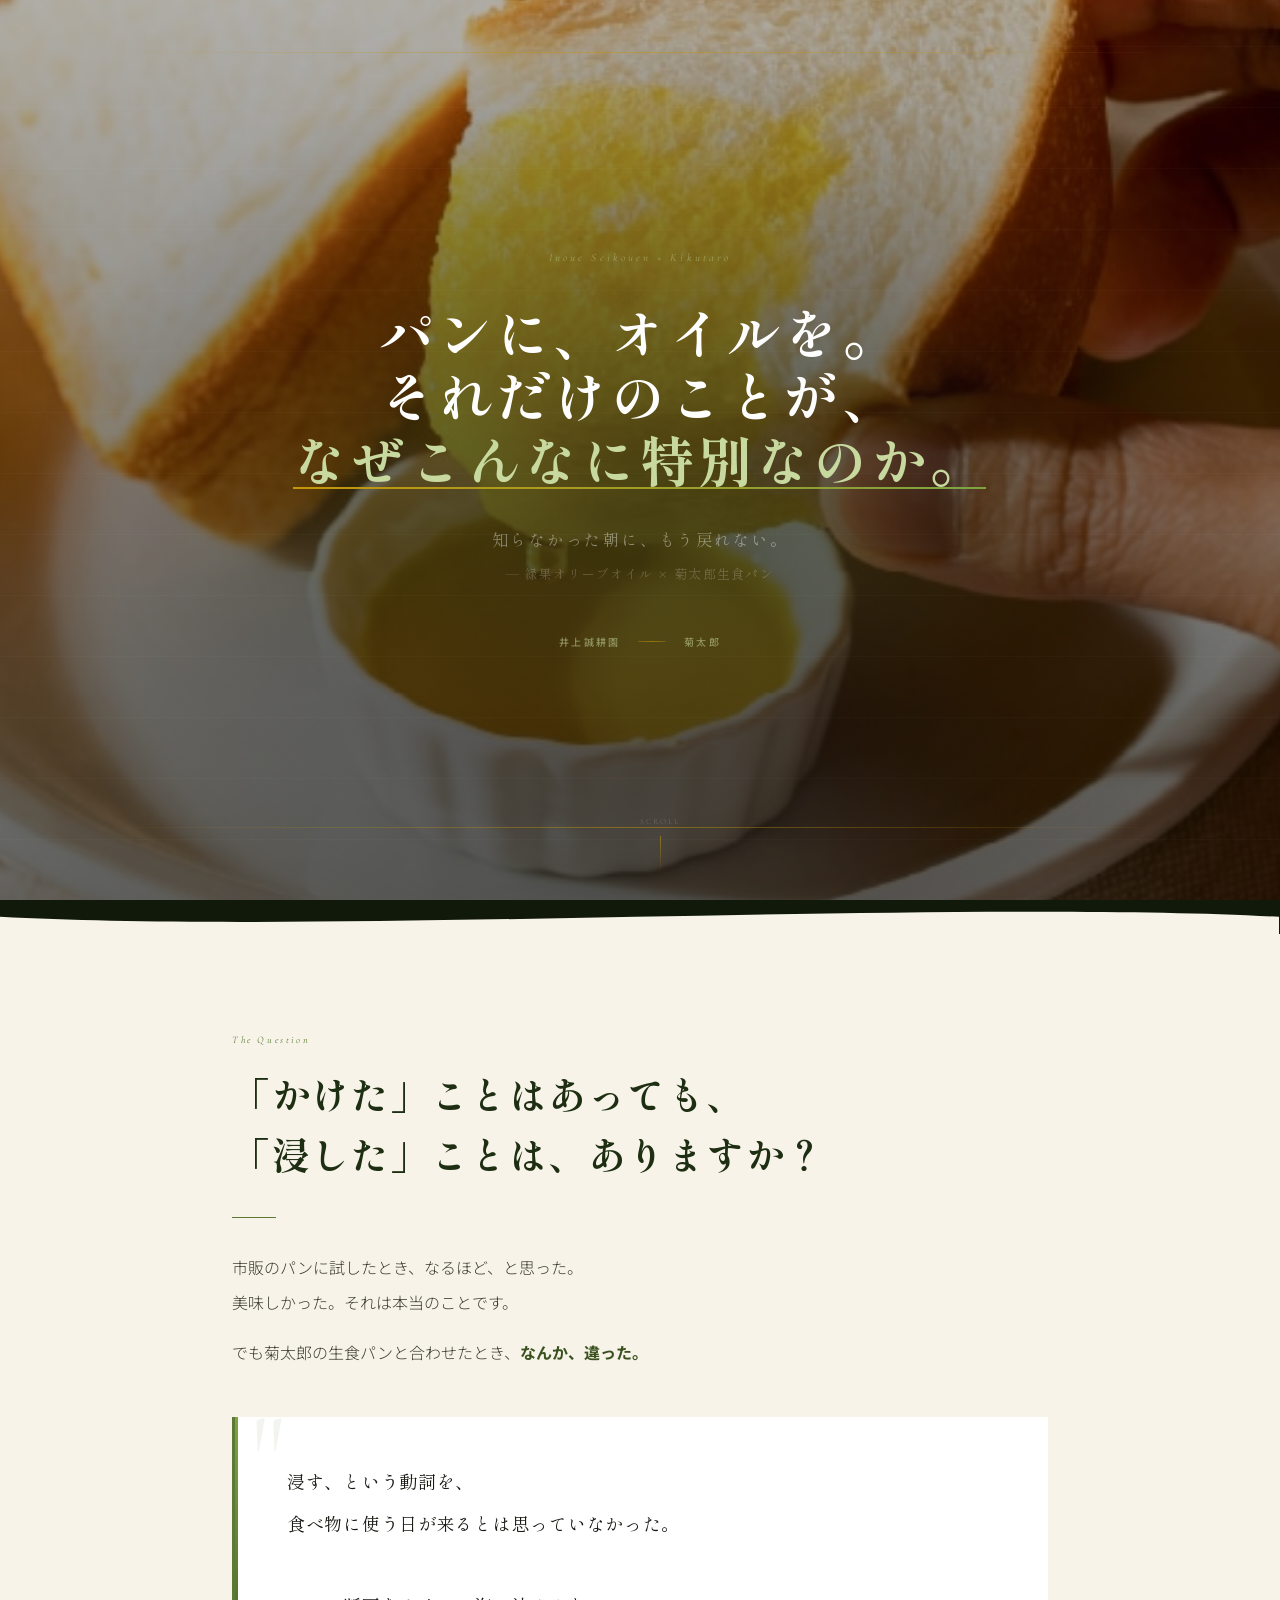
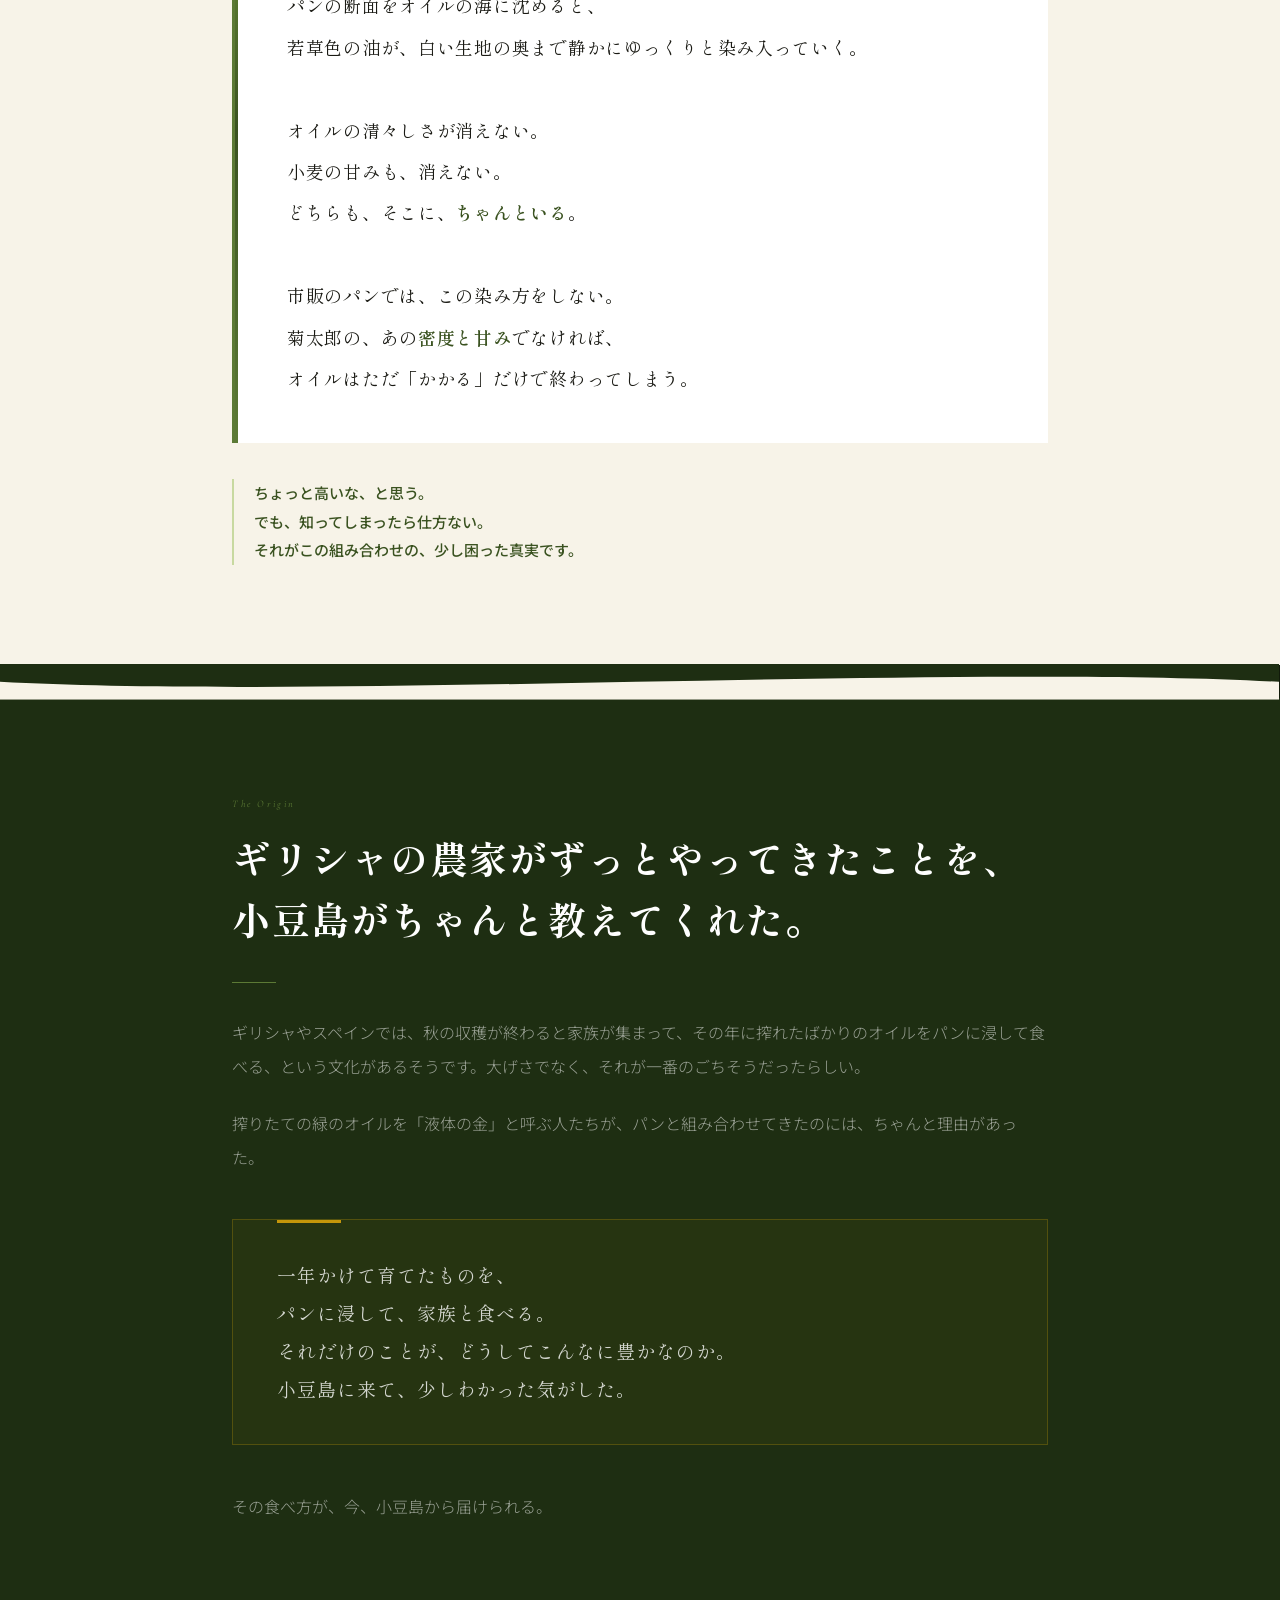
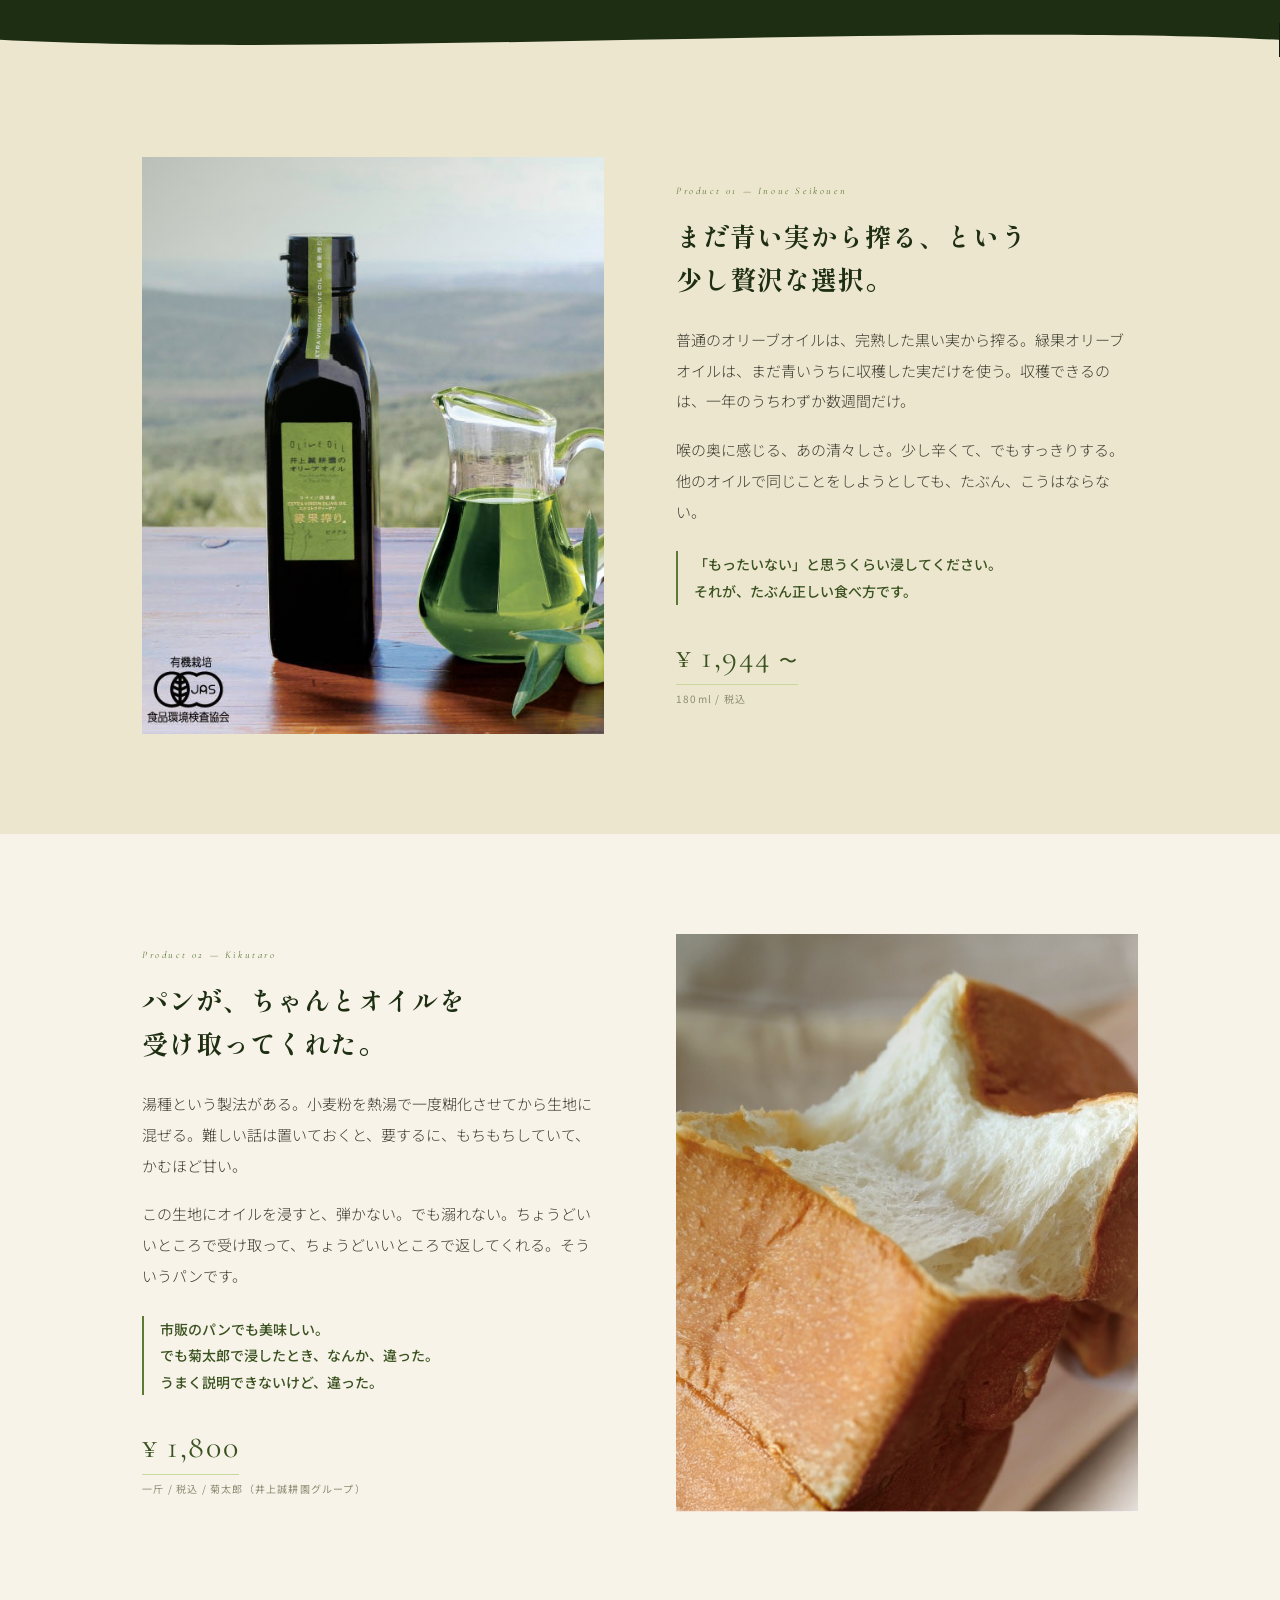
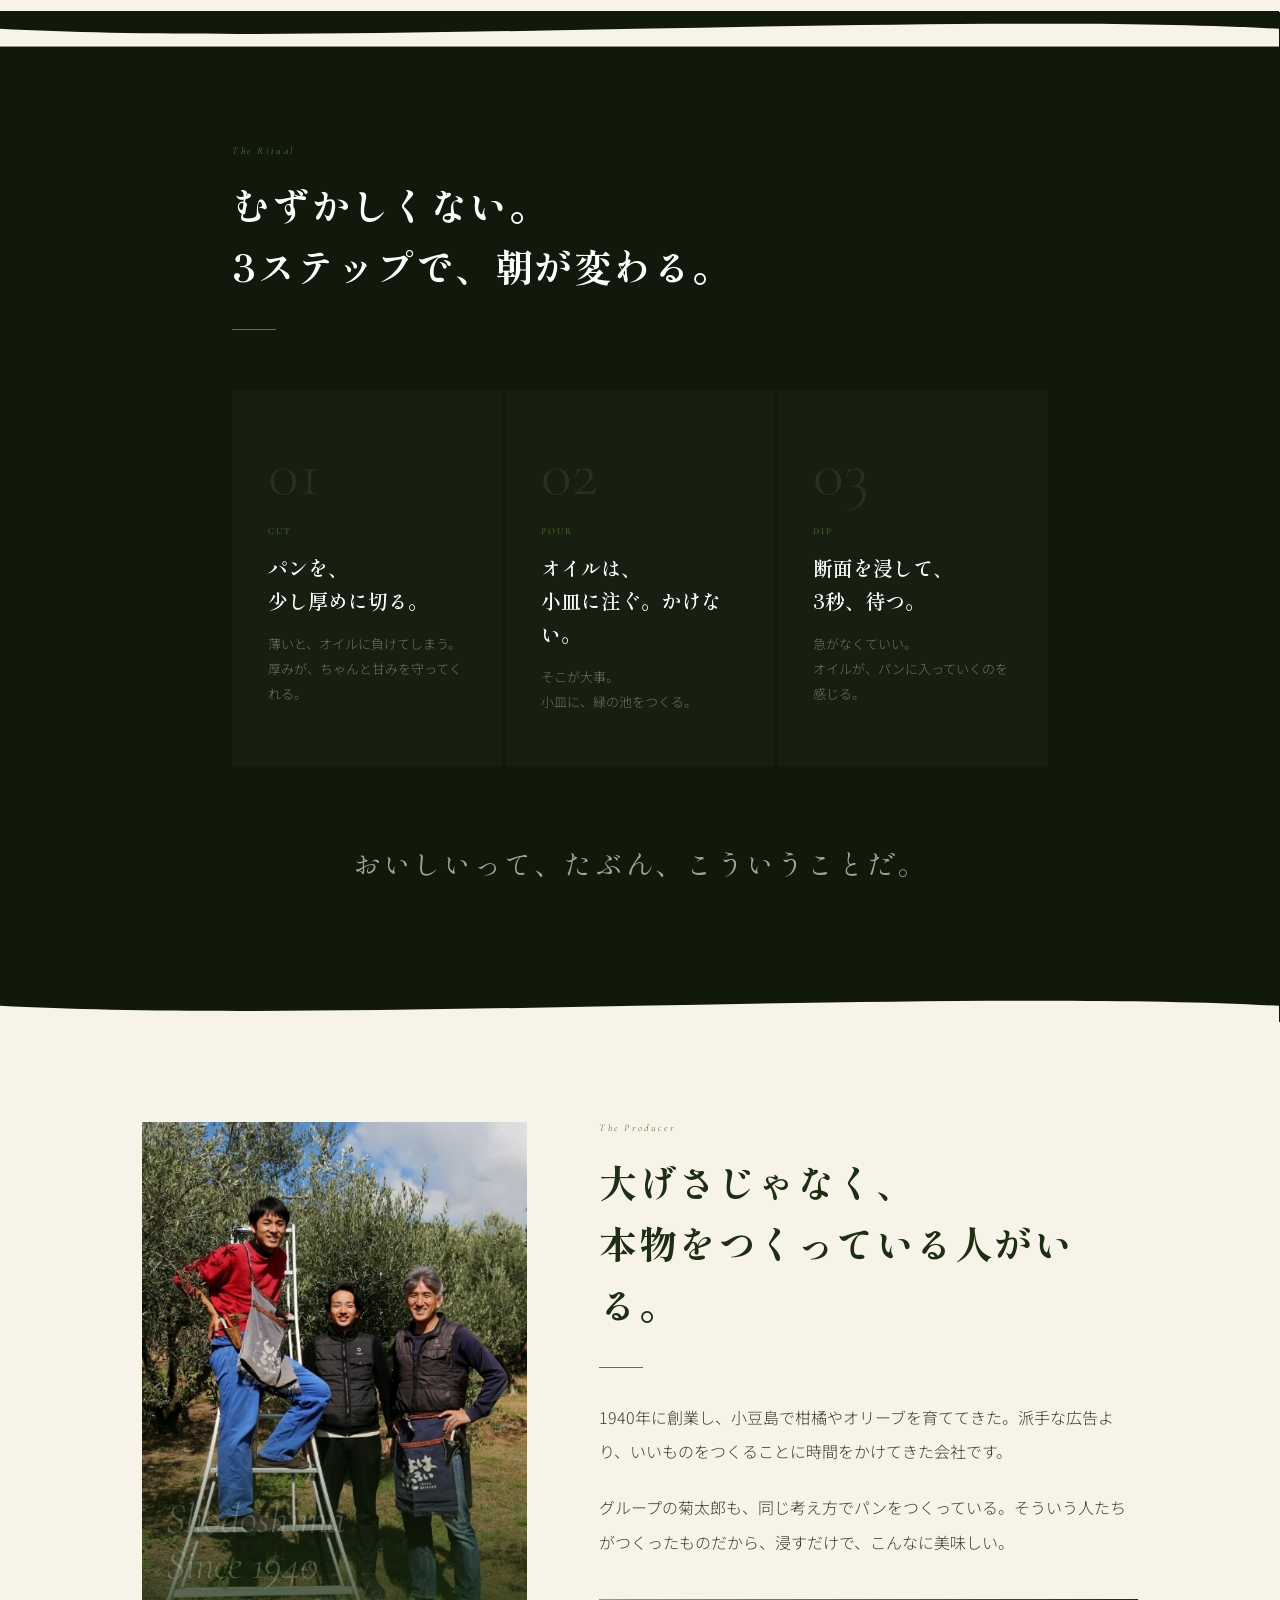
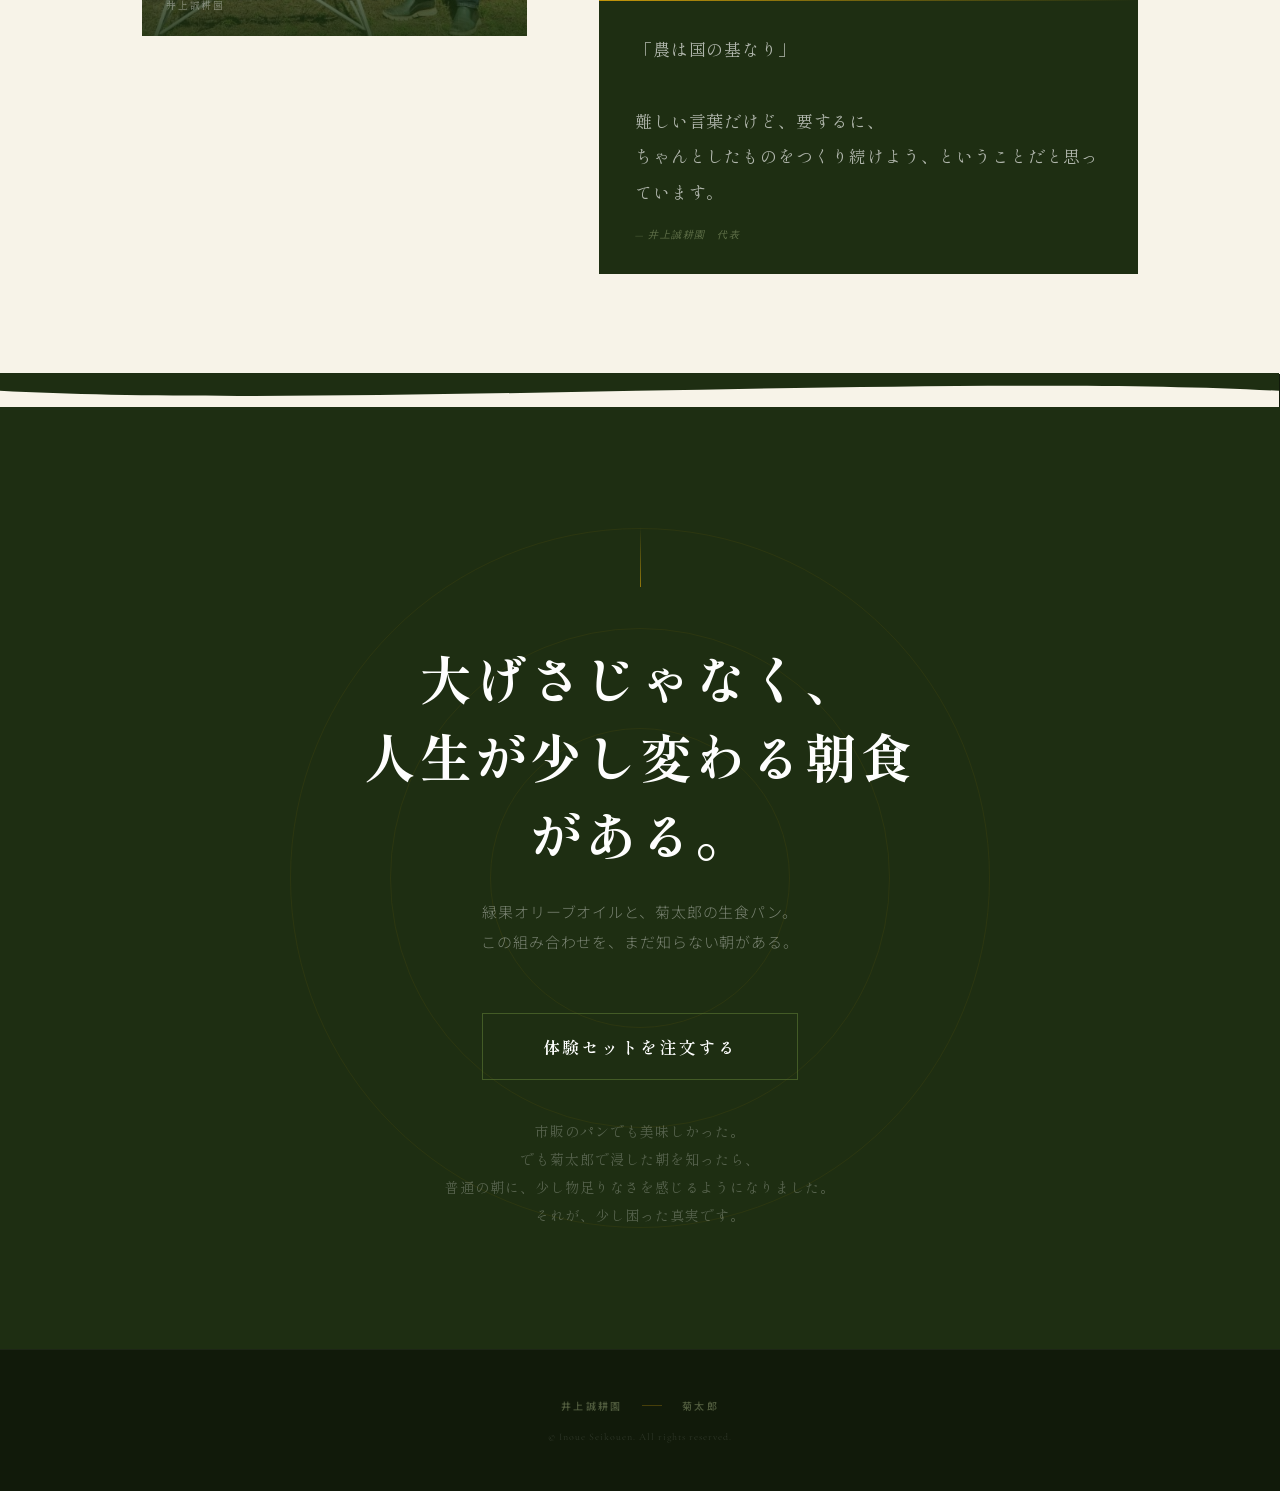
<file: site02/bread.html>
<!DOCTYPE html>
<html lang="ja">
<head>
<meta charset="UTF-8">
<meta name="robots" content="noindex,nofollow">
<meta name="viewport" content="width=device-width, initial-scale=1.0">
<title>浸す朝が、始まる。— 緑果オリーブオイル × 菊太郎生食パン｜井上誠耕園</title>
<link rel="preconnect" href="https://fonts.googleapis.com">
<link rel="preconnect" href="https://fonts.gstatic.com" crossorigin>
<link href="https://fonts.googleapis.com/css2?family=Shippori+Mincho:wght@400;500;600;700;800&family=Noto+Sans+JP:wght@300;400;500&family=Cormorant+Garamond:ital,wght@0,300;0,400;1,300;1,400&display=swap" rel="stylesheet">
<style>
:root {
  --olive-deep:   #111A0A;
  --olive-dark:   #1E2E12;
  --olive-mid:    #3A5220;
  --olive-fresh:  #5C7A35;
  --olive-bright: #7DA442;
  --olive-pale:   #C8D9A0;
  --cream:        #F7F3E8;
  --cream-warm:   #EDE6CF;
  --gold:         #C4960A;
  --gold-light:   #E8B84B;
  --text-dark:    #1A1A14;
  --text-mid:     #3C3C30;
  --text-light:   #8A8A70;
  --white:        #FEFEFE;
  --font-serif:   'Shippori Mincho', serif;
  --font-sans:    'Noto Sans JP', sans-serif;
  --font-en:      'Cormorant Garamond', serif;
}

*, *::before, *::after { box-sizing: border-box; margin: 0; padding: 0; }
html { scroll-behavior: smooth; }
body {
  font-family: var(--font-sans);
  background: var(--olive-deep);
  color: var(--text-dark);
  overflow-x: hidden;
}

/* ════════════════════════════
   HERO
════════════════════════════ */
.hero {
  height: 100vh;
  min-height: 640px;
  position: relative;
  display: flex;
  flex-direction: column;
  justify-content: center;
  align-items: center;
  text-align: center;
  overflow: hidden;
  padding: 40px 24px;
}

/* 写真スロット：Hero背景 */
.hero-photo {
  position: absolute;
  inset: 0;
  background: url('ph/hero-photo.jpg') center/cover no-repeat;
  transform: scale(1.08);
  transition: transform 8s ease-out;
}
.hero-photo.loaded { transform: scale(1); }

.hero-overlay {
  position: absolute;
  inset: 0;
  background:
    radial-gradient(ellipse 70% 80% at 50% 60%, rgba(0,0,0,.45) 0%, transparent 70%),
    linear-gradient(to bottom, rgba(0,0,0,.3) 0%, rgba(0,0,0,.6) 100%);
}

/* 緑のオイルが染み出すアニメーション */
.hero-glow {
  position: absolute;
  inset: 0;
  background: radial-gradient(ellipse 60% 40% at 50% 55%, rgba(92,122,53,.22) 0%, transparent 65%);
  animation: glowpulse 6s ease-in-out infinite;
}
@keyframes glowpulse {
  0%,100% { opacity: .6; transform: scale(1); }
  50%      { opacity: 1;  transform: scale(1.08); }
}

.hero-lines {
  position: absolute;
  inset: 0;
  background-image:
    repeating-linear-gradient(0deg, transparent, transparent 60px, rgba(255,255,255,.018) 60px, rgba(255,255,255,.018) 61px);
}

.hero-bar-top {
  position: absolute;
  top: 52px; left: 8%; right: 8%;
  height: 1px;
  background: linear-gradient(to right, transparent, rgba(196,150,10,.5), transparent);
  animation: barslide .8s ease-out .3s both;
}
.hero-bar-bottom {
  position: absolute;
  bottom: 72px; left: 8%; right: 8%;
  height: 1px;
  background: linear-gradient(to right, transparent, rgba(196,150,10,.5), transparent);
  animation: barslide .8s ease-out .5s both;
}
@keyframes barslide {
  from { opacity: 0; transform: scaleX(.3); }
  to   { opacity: 1; transform: scaleX(1); }
}

.hero-content {
  position: relative;
  z-index: 2;
  display: flex;
  flex-direction: column;
  align-items: center;
}

.hero-eyebrow {
  font-family: var(--font-en);
  font-size: clamp(9px, 1.1vw, 11px);
  font-style: italic;
  color: rgba(200,217,160,.5);
  letter-spacing: .28em;
  margin-bottom: 36px;
  opacity: 0;
  animation: fadeup .9s ease .2s forwards;
}

.hero-h1 {
  font-family: var(--font-serif);
  font-size: clamp(28px, 4.5vw, 54px);
  font-weight: 700;
  color: var(--white);
  line-height: 1.18;
  letter-spacing: .07em;
  margin-bottom: 32px;
  opacity: 0;
  animation: fadeup 1.1s ease .45s forwards;
}

.hero-h1 .word-dip {
  color: var(--olive-pale);
  display: inline-block;
  position: relative;
}
.hero-h1 .word-dip::after {
  content: '';
  position: absolute;
  bottom: 2px; left: 0; right: 0;
  height: 2px;
  background: linear-gradient(to right, var(--gold), var(--olive-bright));
  transform: scaleX(0);
  transform-origin: left;
  animation: underlineIn .6s ease 1.4s forwards;
}
@keyframes underlineIn {
  to { transform: scaleX(1); }
}

.hero-sub {
  font-family: var(--font-serif);
  font-size: clamp(12px, 1.6vw, 16px);
  color: rgba(255,255,255,.4);
  letter-spacing: .16em;
  line-height: 2;
  margin-bottom: 48px;
  opacity: 0;
  animation: fadeup .9s ease .8s forwards;
}

.hero-sub .sub2 {
  display: block;
  font-size: .8em;
  color: rgba(255,255,255,.22);
  letter-spacing: .1em;
  margin-top: 6px;
}

.hero-brands {
  display: flex;
  align-items: center;
  gap: 18px;
  opacity: 0;
  animation: fadeup .8s ease 1s forwards;
}
.hero-brand {
  font-family: var(--font-sans);
  font-size: 10px;
  font-weight: 500;
  color: rgba(200,217,160,.55);
  letter-spacing: .22em;
}
.hero-brand-sep {
  width: 28px; height: 1px;
  background: linear-gradient(to right, rgba(196,150,10,.3), rgba(196,150,10,.6), rgba(196,150,10,.3));
}

.scroll-cue {
  position: absolute;
  bottom: 28px; left: 50%;
  transform: translateX(-50%);
  z-index: 2;
  display: flex;
  flex-direction: column;
  align-items: center;
  gap: 10px;
  opacity: 0;
  animation: fadeup .7s ease 1.4s forwards;
}
.scroll-cue-label {
  font-family: var(--font-en);
  font-size: 8px;
  color: rgba(255,255,255,.2);
  letter-spacing: .25em;
}
.scroll-cue-line {
  width: 1px; height: 36px;
  background: linear-gradient(to bottom, rgba(196,150,10,.6), transparent);
  animation: linedrop 2s ease-in-out 1.6s infinite;
}
@keyframes linedrop {
  0%   { transform: scaleY(0); transform-origin: top; opacity: 1; }
  50%  { transform: scaleY(1); transform-origin: top; opacity: 1; }
  100% { transform: scaleY(1); transform-origin: bottom; opacity: 0; }
}

/* ════════════════════════════
   WAVE DIVIDER
════════════════════════════ */
.wave-divider {
  display: block;
  width: 100%;
  overflow: hidden;
  line-height: 0;
  margin: -1px;
}
.wave-divider svg {
  display: block;
  width: 100%;
}

/* ════════════════════════════
   COMMON SECTION
════════════════════════════ */
.sec-inner {
  max-width: 880px;
  margin: 0 auto;
  padding: 100px 32px;
}
.sec-inner.wide { max-width: 1060px; }

.eyebrow {
  font-family: var(--font-en);
  font-size: 10px;
  font-style: italic;
  color: var(--olive-fresh);
  letter-spacing: .26em;
  display: block;
  margin-bottom: 18px;
}

.sec-h2 {
  font-family: var(--font-serif);
  font-size: clamp(22px, 3.5vw, 38px);
  font-weight: 700;
  line-height: 1.6;
  letter-spacing: .04em;
  margin-bottom: 32px;
}

.rule {
  width: 44px; height: 1px;
  background: var(--olive-fresh);
  margin-bottom: 32px;
}

.bt {
  font-family: var(--font-sans);
  font-size: clamp(14px, 1.5vw, 16px);
  font-weight: 300;
  line-height: 2.15;
  color: var(--text-mid);
}
.bt + .bt { margin-top: 22px; }

/* ════════════════════════════
   SECTION 2: 問いかけ（クリーム）
════════════════════════════ */
.sec-question { background: var(--cream); }
.sec-question .sec-h2 { color: var(--olive-dark); }

.exp-block {
  margin-top: 48px;
  padding: 44px 52px;
  background: white;
  border-left: 3px solid var(--olive-fresh);
  position: relative;
  overflow: hidden;
}
.exp-block::before {
  content: '"';
  font-family: var(--font-en);
  font-size: 120px;
  font-weight: 300;
  color: rgba(92,122,53,.08);
  position: absolute;
  top: -20px; left: 16px;
  line-height: 1;
  pointer-events: none;
}
/* オイルが染み込む演出: 左から緑のラインが伸びる */
.exp-block::after {
  content: '';
  position: absolute;
  left: 0; top: 0; bottom: 0;
  width: 3px;
  background: linear-gradient(to bottom, var(--olive-bright), var(--olive-mid), var(--olive-fresh));
  transform: scaleY(0);
  transform-origin: top;
  transition: transform 1.2s cubic-bezier(.22,1,.36,1);
}
.exp-block.visible::after { transform: scaleY(1); }

.exp-text {
  font-family: var(--font-serif);
  font-size: clamp(15px, 1.8vw, 18px);
  line-height: 2.3;
  color: var(--text-dark);
  letter-spacing: .04em;
  position: relative;
  z-index: 1;
}
.exp-text em {
  font-style: normal;
  color: var(--olive-mid);
  font-weight: 600;
}

.yearning {
  margin-top: 36px;
  font-family: var(--font-sans);
  font-size: clamp(13px, 1.4vw, 15px);
  font-weight: 500;
  color: var(--olive-mid);
  line-height: 1.9;
  border-left: 2px solid var(--olive-pale);
  padding-left: 20px;
}

/* ════════════════════════════
   SECTION 3: 文化（ダーク）
════════════════════════════ */
.sec-culture { background: var(--olive-dark); }
.sec-culture .sec-h2 { color: var(--white); }
.sec-culture .bt { color: rgba(255,255,255,.55); }

.quote-box {
  margin: 44px 0;
  padding: 36px 44px;
  border: 1px solid rgba(196,150,10,.28);
  background: rgba(196,150,10,.05);
  position: relative;
  overflow: hidden;
}
.quote-box::before {
  content: '';
  position: absolute;
  top: 0; left: 44px;
  width: 0; height: 3px;
  background: var(--gold);
  transition: width 1s ease .3s;
}
.quote-box.visible::before { width: 64px; }

.quote-text {
  font-family: var(--font-serif);
  font-size: clamp(15px, 1.8vw, 19px);
  color: rgba(255,255,255,.8);
  line-height: 2.0;
  letter-spacing: .05em;
}

/* ════════════════════════════
   SECTION 4 & 5: 商品
════════════════════════════ */
.sec-product-a { background: var(--cream-warm); }
.sec-product-b { background: var(--cream); }

.product-layout {
  display: grid;
  grid-template-columns: 1fr 1fr;
  gap: 72px;
  align-items: center;
}
.product-layout.flip { direction: rtl; }
.product-layout.flip > * { direction: ltr; }

/* 写真スロット */
.photo-slot {
  aspect-ratio: 4/5;
  position: relative;
  overflow: hidden;
  background: var(--olive-mid);
}
.photo-img {
  width: 100%; height: 100%;
  object-fit: cover;
  display: block;
  transform: scale(1.06);
  transition: transform 1.4s cubic-bezier(.22,1,.36,1);
}
.photo-slot.visible .photo-img { transform: scale(1); }

/* プレースホルダー表示（写真なし時） */
.photo-placeholder {
  position: absolute;
  inset: 0;
  display: flex;
  flex-direction: column;
  align-items: center;
  justify-content: center;
  gap: 12px;
}
.photo-placeholder-en {
  font-family: var(--font-en);
  font-size: clamp(32px, 5vw, 60px);
  font-style: italic;
  font-weight: 300;
  color: rgba(255,255,255,.18);
  line-height: 1.1;
  text-align: center;
}
.photo-placeholder-jp {
  font-family: var(--font-serif);
  font-size: 11px;
  color: rgba(255,255,255,.35);
  letter-spacing: .18em;
}
.photo-placeholder-note {
  position: absolute;
  bottom: 16px; right: 16px;
  font-family: var(--font-sans);
  font-size: 9px;
  color: rgba(255,255,255,.25);
  letter-spacing: .1em;
  border: 1px solid rgba(255,255,255,.15);
  padding: 4px 8px;
}

/* 写真にかかるオーバーレイ（常設） */
.photo-overlay {
  position: absolute;
  inset: 0;
  background: linear-gradient(135deg, rgba(26,46,16,.3) 0%, transparent 60%);
  pointer-events: none;
}

/* スクロール連動: 写真が浮かび上がる */
.photo-slot {
  opacity: 0;
  transform: translateY(32px);
  transition: opacity .9s ease, transform .9s cubic-bezier(.22,1,.36,1);
}
.photo-slot.visible {
  opacity: 1;
  transform: translateY(0);
}

.product-info { }
.product-h3 {
  font-family: var(--font-serif);
  font-size: clamp(18px, 2.5vw, 26px);
  font-weight: 700;
  color: var(--olive-dark);
  line-height: 1.65;
  letter-spacing: .04em;
  margin-bottom: 24px;
}
.product-bt {
  font-family: var(--font-sans);
  font-size: clamp(13px, 1.4vw, 15px);
  font-weight: 300;
  line-height: 2.05;
  color: var(--text-mid);
  margin-bottom: 18px;
}
.product-accent {
  font-family: var(--font-sans);
  font-size: clamp(12px, 1.3vw, 14px);
  font-weight: 500;
  color: var(--olive-mid);
  line-height: 1.9;
  border-left: 2px solid var(--olive-fresh);
  padding-left: 16px;
  margin: 24px 0 32px;
}
.product-price {
  font-family: var(--font-en);
  font-size: clamp(24px, 3vw, 32px);
  color: var(--olive-mid);
  letter-spacing: .05em;
  border-bottom: 1px solid var(--olive-pale);
  padding-bottom: 8px;
  display: inline-block;
}
.product-price-note {
  display: block;
  font-family: var(--font-sans);
  font-size: 10px;
  color: var(--text-light);
  letter-spacing: .12em;
  margin-top: 6px;
}

/* ════════════════════════════
   SECTION 6: 食べ方（ディープダーク）
════════════════════════════ */
.sec-ritual { background: var(--olive-deep); }
.sec-ritual .sec-h2 { color: var(--white); }

.steps {
  display: grid;
  grid-template-columns: repeat(3, 1fr);
  gap: 2px;
  margin: 60px 0 0;
}

.step {
  padding: 52px 36px;
  background: rgba(255,255,255,.025);
  position: relative;
  overflow: hidden;
  /* スクロールアニメ */
  opacity: 0;
  transform: translateY(28px);
  transition: opacity .8s ease, transform .8s ease;
}
.step.visible { opacity: 1; transform: translateY(0); }
.step:nth-child(2) { transition-delay: .15s; }
.step:nth-child(3) { transition-delay: .3s; }

/* ホバーで天端にゴールドラインが伸びる */
.step::before {
  content: '';
  position: absolute;
  top: 0; left: 0;
  width: 0; height: 2px;
  background: linear-gradient(to right, var(--gold), var(--olive-bright));
  transition: width .4s ease;
}
.step:hover::before { width: 100%; }

/* オイルが染み込むような背景エフェクト */
.step::after {
  content: '';
  position: absolute;
  bottom: -60px; left: -60px;
  width: 180px; height: 180px;
  background: radial-gradient(circle, rgba(92,122,53,.12) 0%, transparent 70%);
  opacity: 0;
  transition: opacity .5s ease, transform .5s ease;
  transform: scale(.6);
}
.step:hover::after { opacity: 1; transform: scale(1); }

.step-num {
  font-family: var(--font-en);
  font-size: 64px;
  font-weight: 300;
  color: rgba(200,217,160,.1);
  line-height: 1;
  display: block;
  margin-bottom: 20px;
}
.step-tag {
  font-family: var(--font-en);
  font-size: 9px;
  color: var(--olive-fresh);
  letter-spacing: .22em;
  text-transform: uppercase;
  display: block;
  margin-bottom: 14px;
}
.step-h {
  font-family: var(--font-serif);
  font-size: clamp(16px, 2vw, 20px);
  font-weight: 600;
  color: var(--white);
  line-height: 1.65;
  margin-bottom: 14px;
}
.step-body {
  font-family: var(--font-sans);
  font-size: clamp(11px, 1.2vw, 13px);
  font-weight: 300;
  color: rgba(255,255,255,.38);
  line-height: 1.95;
}

.ritual-end {
  text-align: center;
  padding: 72px 0 0;
  opacity: 0;
  transform: translateY(20px);
  transition: opacity .9s ease .3s, transform .9s ease .3s;
}
.ritual-end.visible { opacity: 1; transform: translateY(0); }
.ritual-end-text {
  font-family: var(--font-serif);
  font-size: clamp(18px, 2.5vw, 28px);
  color: rgba(255,255,255,.6);
  letter-spacing: .08em;
  line-height: 1.8;
}

/* ════════════════════════════
   SECTION 7: 生産者
════════════════════════════ */
.sec-producer { background: var(--cream); }

.producer-grid {
  display: grid;
  grid-template-columns: 5fr 7fr;
  gap: 72px;
  align-items: start;
}

/* 写真スロット（縦長） */
.producer-photo {
  aspect-ratio: 3/4;
  position: relative;
  overflow: hidden;
  background: var(--olive-mid);
  opacity: 0;
  transform: translateX(-24px);
  transition: opacity 1s ease, transform 1s ease;
}
.producer-photo.visible { opacity: 1; transform: translateX(0); }

.producer-photo-overlay {
  position: absolute;
  inset: 0;
  background: linear-gradient(to top, rgba(26,46,16,.85) 0%, transparent 45%);
}
.producer-photo-cap {
  position: absolute;
  bottom: 24px; left: 24px; right: 24px;
}
.producer-photo-en {
  font-family: var(--font-en);
  font-size: clamp(24px, 3.5vw, 42px);
  font-style: italic;
  font-weight: 300;
  color: rgba(255,255,255,.22);
  line-height: 1.1;
  display: block;
}
.producer-photo-jp {
  font-family: var(--font-serif);
  font-size: 10px;
  color: rgba(255,255,255,.35);
  letter-spacing: .18em;
  display: block;
  margin-top: 8px;
}
.producer-photo-note {
  position: absolute;
  bottom: 12px; right: 12px;
  font-family: var(--font-sans);
  font-size: 9px;
  color: rgba(255,255,255,.2);
  letter-spacing: .1em;
  border: 1px solid rgba(255,255,255,.12);
  padding: 3px 7px;
}

.producer-text .sec-h2 { color: var(--olive-dark); }

.philosophy-box {
  margin-top: 40px;
  background: var(--olive-dark);
  padding: 32px 36px;
  position: relative;
  overflow: hidden;
}
.philosophy-box::before {
  content: '';
  position: absolute;
  top: 0; left: 0; right: 0;
  height: 2px;
  background: linear-gradient(to right, var(--gold), transparent);
  transform: scaleX(0);
  transform-origin: left;
  transition: transform 1s ease .4s;
}
.philosophy-box.visible::before { transform: scaleX(1); }

.philosophy-text {
  font-family: var(--font-serif);
  font-size: clamp(14px, 1.6vw, 17px);
  color: rgba(255,255,255,.65);
  line-height: 2.1;
  letter-spacing: .05em;
}
.philosophy-attr {
  margin-top: 18px;
  font-family: var(--font-en);
  font-size: 10px;
  font-style: italic;
  color: rgba(200,217,160,.4);
  letter-spacing: .15em;
}

/* ════════════════════════════
   SECTION 8: CTA
════════════════════════════ */
.sec-cta {
  background: var(--olive-dark);
  text-align: center;
  position: relative;
  overflow: hidden;
}

/* 背景にオイルのリング */
.cta-rings {
  position: absolute;
  inset: 0;
  display: flex;
  align-items: center;
  justify-content: center;
  pointer-events: none;
}
.cta-ring {
  position: absolute;
  border-radius: 50%;
  border: 1px solid rgba(196,150,10,.08);
  animation: ringexpand 6s ease-in-out infinite;
}
.cta-ring:nth-child(1) { width: 300px; height: 300px; animation-delay: 0s; }
.cta-ring:nth-child(2) { width: 500px; height: 500px; animation-delay: 1.5s; }
.cta-ring:nth-child(3) { width: 700px; height: 700px; animation-delay: 3s; }
@keyframes ringexpand {
  0%   { opacity: 0; transform: scale(.85); }
  30%  { opacity: 1; }
  100% { opacity: 0; transform: scale(1.1); }
}

.cta-inner {
  position: relative;
  z-index: 1;
  max-width: 640px;
  margin: 0 auto;
  padding: 120px 32px;
  opacity: 0;
  transform: translateY(24px);
  transition: opacity 1s ease, transform 1s ease;
}
.cta-inner.visible { opacity: 1; transform: translateY(0); }

.cta-deco {
  width: 1px; height: 60px;
  background: linear-gradient(to bottom, transparent, rgba(196,150,10,.7));
  margin: 0 auto 52px;
}

.cta-h2 {
  font-family: var(--font-serif);
  font-size: clamp(28px, 4.5vw, 52px);
  font-weight: 700;
  color: var(--white);
  line-height: 1.5;
  letter-spacing: .06em;
  margin-bottom: 24px;
}

.cta-sub {
  font-family: var(--font-sans);
  font-size: clamp(13px, 1.4vw, 15px);
  font-weight: 300;
  color: rgba(255,255,255,.4);
  line-height: 2.0;
  margin-bottom: 56px;
  letter-spacing: .06em;
}

.cta-btn {
  display: inline-block;
  background: transparent;
  color: white;
  font-family: var(--font-serif);
  font-size: clamp(14px, 1.5vw, 17px);
  font-weight: 600;
  letter-spacing: .14em;
  padding: 20px 60px;
  text-decoration: none;
  border: 1px solid rgba(92,122,53,.6);
  position: relative;
  cursor: pointer;
  transition: background .3s, border-color .3s;
  overflow: hidden;
}
.cta-btn::before {
  content: '';
  position: absolute;
  inset: 0;
  background: var(--olive-fresh);
  transform: scaleX(0);
  transform-origin: left;
  transition: transform .35s cubic-bezier(.22,1,.36,1);
  z-index: -1;
}
.cta-btn:hover::before { transform: scaleX(1); }
.cta-btn:hover { border-color: var(--olive-fresh); }

.cta-note {
  margin-top: 32px;
  font-family: var(--font-serif);
  font-size: clamp(12px, 1.3vw, 14px);
  color: rgba(255,255,255,.25);
  line-height: 2.0;
  letter-spacing: .07em;
}

/* ════════════════════════════
   FOOTER
════════════════════════════ */
footer {
  background: var(--olive-deep);
  padding: 48px 32px;
  text-align: center;
  border-top: 1px solid rgba(255,255,255,.05);
}
.footer-brands {
  display: flex;
  justify-content: center;
  align-items: center;
  gap: 20px;
  margin-bottom: 18px;
}
.footer-brand {
  font-family: var(--font-sans);
  font-size: 10px;
  font-weight: 500;
  color: rgba(200,217,160,.35);
  letter-spacing: .22em;
}
.footer-sep {
  width: 20px; height: 1px;
  background: rgba(196,150,10,.3);
}
.footer-copy {
  font-family: var(--font-en);
  font-size: 10px;
  color: rgba(255,255,255,.12);
  letter-spacing: .1em;
}

/* ════════════════════════════
   SCROLL REVEAL (汎用)
════════════════════════════ */
.reveal {
  opacity: 0;
  transform: translateY(28px);
  transition: opacity .85s ease, transform .85s cubic-bezier(.22,1,.36,1);
}
.reveal.visible { opacity: 1; transform: translateY(0); }
.reveal-delay-1 { transition-delay: .1s; }
.reveal-delay-2 { transition-delay: .22s; }
.reveal-delay-3 { transition-delay: .38s; }

/* ════════════════════════════
   RESPONSIVE
════════════════════════════ */
@media (max-width: 768px) {
  .product-layout,
  .product-layout.flip { grid-template-columns: 1fr; direction: ltr; gap: 40px; }
  .steps { grid-template-columns: 1fr; }
  .producer-grid { grid-template-columns: 1fr; gap: 40px; }
  .exp-block { padding: 28px 24px; }
  .sec-inner { padding: 72px 24px; }
}

@keyframes fadeup {
  from { opacity: 0; transform: translateY(18px); }
  to   { opacity: 1; transform: translateY(0); }
}
</style>
</head>
<body>

<!-- ══════════ HERO ══════════ -->
<section class="hero">
  <div class="hero-photo" id="heroPhoto"></div>
  <div class="hero-overlay"></div>
  <div class="hero-glow"></div>
  <div class="hero-lines"></div>
  <div class="hero-bar-top"></div>
  <div class="hero-bar-bottom"></div>

  <div class="hero-content">
    <span class="hero-eyebrow">Inoue Seikouen × Kikutaro</span>
    <h1 class="hero-h1">
      パンに、オイルを。<br>それだけのことが、<br><span class="word-dip">なぜこんなに特別なのか。</span>
    </h1>
    <p class="hero-sub">
      知らなかった朝に、もう戻れない。
      <span class="sub2">— 緑果オリーブオイル × 菊太郎生食パン</span>
    </p>
    <div class="hero-brands">
      <span class="hero-brand">井上誠耕園</span>
      <div class="hero-brand-sep"></div>
      <span class="hero-brand">菊太郎</span>
    </div>
  </div>

  <div class="scroll-cue">
    <span class="scroll-cue-label">SCROLL</span>
    <div class="scroll-cue-line"></div>
  </div>
</section>

<!-- wave -->
<svg class="wave-divider" viewBox="0 0 1440 40" preserveAspectRatio="none" xmlns="http://www.w3.org/2000/svg">
  <path d="M0,20 C360,40 1080,0 1440,20 L1440,40 L0,40 Z" fill="#F7F3E8"/>
</svg>

<!-- ══════════ SECTION 2: 問いかけ ══════════ -->
<section class="sec-question">
  <div class="sec-inner">
    <span class="eyebrow reveal">The Question</span>
    <h2 class="sec-h2 reveal reveal-delay-1">
      「かけた」ことはあっても、<br>「浸した」ことは、ありますか？
    </h2>
    <div class="rule reveal reveal-delay-2"></div>

    <p class="bt reveal reveal-delay-2">
      市販のパンに試したとき、なるほど、と思った。<br>
      美味しかった。それは本当のことです。
    </p>
    <p class="bt reveal reveal-delay-3" style="margin-top:16px;">
      でも菊太郎の生食パンと合わせたとき、<strong style="color:var(--olive-mid);">なんか、違った。</strong>
    </p>

    <div class="exp-block reveal">
      <p class="exp-text">
        浸す、という動詞を、<br>
        食べ物に使う日が来るとは思っていなかった。<br><br>
        パンの断面をオイルの海に沈めると、<br>
        若草色の油が、白い生地の奥まで静かにゆっくりと染み入っていく。<br><br>
        オイルの清々しさが消えない。<br>
        小麦の甘みも、消えない。<br>
        どちらも、そこに、<em>ちゃんといる</em>。<br><br>
        市販のパンでは、この染み方をしない。<br>
        菊太郎の、あの<em>密度と甘み</em>でなければ、<br>
        オイルはただ「かかる」だけで終わってしまう。
      </p>
    </div>

    <p class="yearning reveal">
      ちょっと高いな、と思う。<br>
      でも、知ってしまったら仕方ない。<br>
      それがこの組み合わせの、少し困った真実です。
    </p>
  </div>
</section>

<!-- wave -->
<svg class="wave-divider" viewBox="0 0 1440 40" preserveAspectRatio="none" xmlns="http://www.w3.org/2000/svg" style="transform:rotate(180deg);background:var(--cream);">
  <path d="M0,20 C360,40 1080,0 1440,20 L1440,40 L0,40 Z" fill="#1E2E12"/>
</svg>

<!-- ══════════ SECTION 3: 文化 ══════════ -->
<section class="sec-culture">
  <div class="sec-inner">
    <span class="eyebrow reveal">The Origin</span>
    <h2 class="sec-h2 reveal reveal-delay-1">
      ギリシャの農家がずっとやってきたことを、<br>小豆島がちゃんと教えてくれた。
    </h2>
    <div class="rule reveal reveal-delay-2"></div>

    <p class="bt reveal reveal-delay-2">ギリシャやスペインでは、秋の収穫が終わると家族が集まって、その年に搾れたばかりのオイルをパンに浸して食べる、という文化があるそうです。大げさでなく、それが一番のごちそうだったらしい。</p>
    <p class="bt reveal reveal-delay-3">搾りたての緑のオイルを「液体の金」と呼ぶ人たちが、パンと組み合わせてきたのには、ちゃんと理由があった。</p>

    <div class="quote-box reveal">
      <p class="quote-text">
        一年かけて育てたものを、<br>
        パンに浸して、家族と食べる。<br>
        それだけのことが、どうしてこんなに豊かなのか。<br>
        小豆島に来て、少しわかった気がした。
      </p>
    </div>

    <p class="bt reveal">その食べ方が、今、小豆島から届けられる。</p>
  </div>
</section>

<!-- wave -->
<svg class="wave-divider" viewBox="0 0 1440 40" preserveAspectRatio="none" xmlns="http://www.w3.org/2000/svg" style="background:var(--olive-dark);">
  <path d="M0,20 C360,40 1080,0 1440,20 L1440,40 L0,40 Z" fill="#EDE6CF"/>
</svg>

<!-- ══════════ SECTION 4: 緑果オリーブオイル ══════════ -->
<section class="sec-product-a">
  <div class="sec-inner wide">
    <div class="product-layout">

      <!-- 写真スロット① -->
      <div class="photo-slot" id="photoOil">
  <img src="ph/oil.jpg" class="photo-img" alt="緑果オリーブオイル">
  <div class="photo-overlay"></div>
</div>

      <div class="product-info">
        <span class="eyebrow reveal">Product 01 — Inoue Seikouen</span>
        <h3 class="product-h3 reveal reveal-delay-1">
          まだ青い実から搾る、という<br>少し贅沢な選択。
        </h3>
        <p class="product-bt reveal reveal-delay-2">普通のオリーブオイルは、完熟した黒い実から搾る。緑果オリーブオイルは、まだ青いうちに収穫した実だけを使う。収穫できるのは、一年のうちわずか数週間だけ。</p>
        <p class="product-bt reveal reveal-delay-2">喉の奥に感じる、あの清々しさ。少し辛くて、でもすっきりする。他のオイルで同じことをしようとしても、たぶん、こうはならない。</p>
        <p class="product-accent reveal reveal-delay-3">「もったいない」と思うくらい浸してください。<br>それが、たぶん正しい食べ方です。</p>
        <span class="product-price reveal">¥ 1,944 <small style="font-size:.55em;">〜</small></span>
        <span class="product-price-note reveal">180ml / 税込</span>
      </div>
    </div>
  </div>
</section>

<!-- ══════════ SECTION 5: 菊太郎の生食パン ══════════ -->
<section class="sec-product-b">
  <div class="sec-inner wide">
    <div class="product-layout flip">

      <!-- 写真スロット② -->
      <div class="photo-slot" id="photoBread" style="background:var(--olive-dark);">
  <img src="ph/bread01.jpg" class="photo-img" alt="菊太郎生食パン">
  <div class="photo-overlay"></div>
</div>

      <div class="product-info">
        <span class="eyebrow reveal">Product 02 — Kikutaro</span>
        <h3 class="product-h3 reveal reveal-delay-1">
          パンが、ちゃんとオイルを<br>受け取ってくれた。
        </h3>
        <p class="product-bt reveal reveal-delay-2">湯種という製法がある。小麦粉を熱湯で一度糊化させてから生地に混ぜる。難しい話は置いておくと、要するに、もちもちしていて、かむほど甘い。</p>
        <p class="product-bt reveal reveal-delay-2">この生地にオイルを浸すと、弾かない。でも溺れない。ちょうどいいところで受け取って、ちょうどいいところで返してくれる。そういうパンです。</p>
        <p class="product-accent reveal reveal-delay-3">
          市販のパンでも美味しい。<br>
          でも菊太郎で浸したとき、なんか、違った。<br>
          うまく説明できないけど、違った。
        </p>
        <span class="product-price reveal">¥ 1,800</span>
        <span class="product-price-note reveal">一斤 / 税込 / 菊太郎（井上誠耕園グループ）</span>
      </div>
    </div>
  </div>
</section>

<!-- wave -->
<svg class="wave-divider" viewBox="0 0 1440 40" preserveAspectRatio="none" xmlns="http://www.w3.org/2000/svg" style="transform:rotate(180deg);background:var(--cream);">
  <path d="M0,20 C360,40 1080,0 1440,20 L1440,40 L0,40 Z" fill="#111A0A"/>
</svg>

<!-- ══════════ SECTION 6: 食べ方 ══════════ -->
<section class="sec-ritual">
  <div class="sec-inner">
    <span class="eyebrow reveal">The Ritual</span>
    <h2 class="sec-h2 reveal reveal-delay-1">むずかしくない。<br>3ステップで、朝が変わる。</h2>
    <div class="rule reveal reveal-delay-2"></div>

    <div class="steps">
      <div class="step" id="step1">
        <span class="step-num">01</span>
        <span class="step-tag">Cut</span>
        <div class="step-h">パンを、<br>少し厚めに切る。</div>
        <p class="step-body">薄いと、オイルに負けてしまう。<br>厚みが、ちゃんと甘みを守ってくれる。</p>
      </div>
      <div class="step" id="step2">
        <span class="step-num">02</span>
        <span class="step-tag">Pour</span>
        <div class="step-h">オイルは、<br>小皿に注ぐ。かけない。</div>
        <p class="step-body">そこが大事。<br>小皿に、緑の池をつくる。</p>
      </div>
      <div class="step" id="step3">
        <span class="step-num">03</span>
        <span class="step-tag">Dip</span>
        <div class="step-h">断面を浸して、<br>3秒、待つ。</div>
        <p class="step-body">急がなくていい。<br>オイルが、パンに入っていくのを感じる。</p>
      </div>
    </div>

    <div class="ritual-end" id="ritualEnd">
      <p class="ritual-end-text">おいしいって、たぶん、こういうことだ。</p>
    </div>
  </div>
</section>

<!-- wave -->
<svg class="wave-divider" viewBox="0 0 1440 40" preserveAspectRatio="none" xmlns="http://www.w3.org/2000/svg" style="background:var(--olive-deep);">
  <path d="M0,20 C360,40 1080,0 1440,20 L1440,40 L0,40 Z" fill="#F7F3E8"/>
</svg>

<!-- ══════════ SECTION 7: 生産者 ══════════ -->
<section class="sec-producer">
  <div class="sec-inner wide">
    <div class="producer-grid">

      <!-- 写真スロット③ -->
      <div class="producer-photo" id="photoProducer">
  <img src="ph/staff01.jpg" class="photo-img" alt="小豆島の農園">
  <div class="producer-photo-overlay"></div>
  <div class="producer-photo-cap">
    <span class="producer-photo-en">Shodoshima<br>Since 1940</span>
    <span class="producer-photo-jp">井上誠耕園</span>
  </div>
</div>

      <div class="producer-text">
        <span class="eyebrow reveal">The Producer</span>
        <h2 class="sec-h2 reveal reveal-delay-1">大げさじゃなく、<br>本物をつくっている人がいる。</h2>
        <div class="rule reveal reveal-delay-2"></div>
        <p class="bt reveal reveal-delay-2">1940年に創業し、小豆島で柑橘やオリーブを育ててきた。派手な広告より、いいものをつくることに時間をかけてきた会社です。</p>
        <p class="bt reveal reveal-delay-3">グループの菊太郎も、同じ考え方でパンをつくっている。そういう人たちがつくったものだから、浸すだけで、こんなに美味しい。</p>

        <div class="philosophy-box" id="philosophyBox">
          <p class="philosophy-text">「農は国の基なり」<br><br>難しい言葉だけど、要するに、<br>ちゃんとしたものをつくり続けよう、ということだと思っています。</p>
          <p class="philosophy-attr">— 井上誠耕園　代表</p>
        </div>
      </div>
    </div>
  </div>
</section>

<!-- wave -->
<svg class="wave-divider" viewBox="0 0 1440 40" preserveAspectRatio="none" xmlns="http://www.w3.org/2000/svg" style="transform:rotate(180deg);background:var(--cream);">
  <path d="M0,20 C360,40 1080,0 1440,20 L1440,40 L0,40 Z" fill="#1E2E12"/>
</svg>

<!-- ══════════ SECTION 8: CTA ══════════ -->
<section class="sec-cta">
  <div class="cta-rings">
    <div class="cta-ring"></div>
    <div class="cta-ring"></div>
    <div class="cta-ring"></div>
  </div>

  <div class="cta-inner" id="ctaInner">
    <div class="cta-deco"></div>
    <h2 class="cta-h2">大げさじゃなく、<br>人生が少し変わる朝食がある。</h2>
    <p class="cta-sub">
      緑果オリーブオイルと、菊太郎の生食パン。<br>
      この組み合わせを、まだ知らない朝がある。
    </p>
    <a class="cta-btn" href="#">体験セットを注文する</a>
    <p class="cta-note">
      市販のパンでも美味しかった。<br>
      でも菊太郎で浸した朝を知ったら、<br>
      普通の朝に、少し物足りなさを感じるようになりました。<br>
      それが、少し困った真実です。
    </p>
  </div>
</section>

<!-- ══════════ FOOTER ══════════ -->
<footer>
  <div class="footer-brands">
    <span class="footer-brand">井上誠耕園</span>
    <div class="footer-sep"></div>
    <span class="footer-brand">菊太郎</span>
  </div>
  <p class="footer-copy">© Inoue Seikouen. All rights reserved.</p>
</footer>

<script>
// ── Hero背景のロード演出 ──
window.addEventListener('load', () => {
  document.getElementById('heroPhoto').classList.add('loaded');
});

// ── Intersection Observer (汎用reveal) ──
const revealObs = new IntersectionObserver((entries) => {
  entries.forEach(e => {
    if (e.isIntersecting) {
      e.target.classList.add('visible');
    }
  });
}, { threshold: 0.12 });

document.querySelectorAll(
  '.reveal, .exp-block, .quote-box, .photo-slot, .producer-photo, .step, .ritual-end, .cta-inner, .philosophy-box'
).forEach(el => revealObs.observe(el));

// ── パララックス: Hero写真がスクロールで奥へ引く ──
const heroPhoto = document.getElementById('heroPhoto');
window.addEventListener('scroll', () => {
  const y = window.scrollY;
  heroPhoto.style.transform = `scale(1.08) translateY(${y * 0.25}px)`;

  // 製品写真のスクロール連動浮き上がり
  document.querySelectorAll('.photo-slot.visible .photo-img').forEach(img => {
    const rect = img.closest('.photo-slot').getBoundingClientRect();
    const progress = 1 - (rect.top / window.innerHeight);
    const shift = Math.max(0, Math.min(1, progress)) * 12;
    img.style.transform = `scale(1) translateY(-${shift}px)`;
  });
}, { passive: true });

// ── ステップのホバーエフェクト（タッチデバイス対応） ──
document.querySelectorAll('.step').forEach(step => {
  step.addEventListener('click', () => {
    step.style.background = 'rgba(92,122,53,.08)';
    setTimeout(() => step.style.background = '', 600);
  });
});
</script>
</body>
</html>
</file>
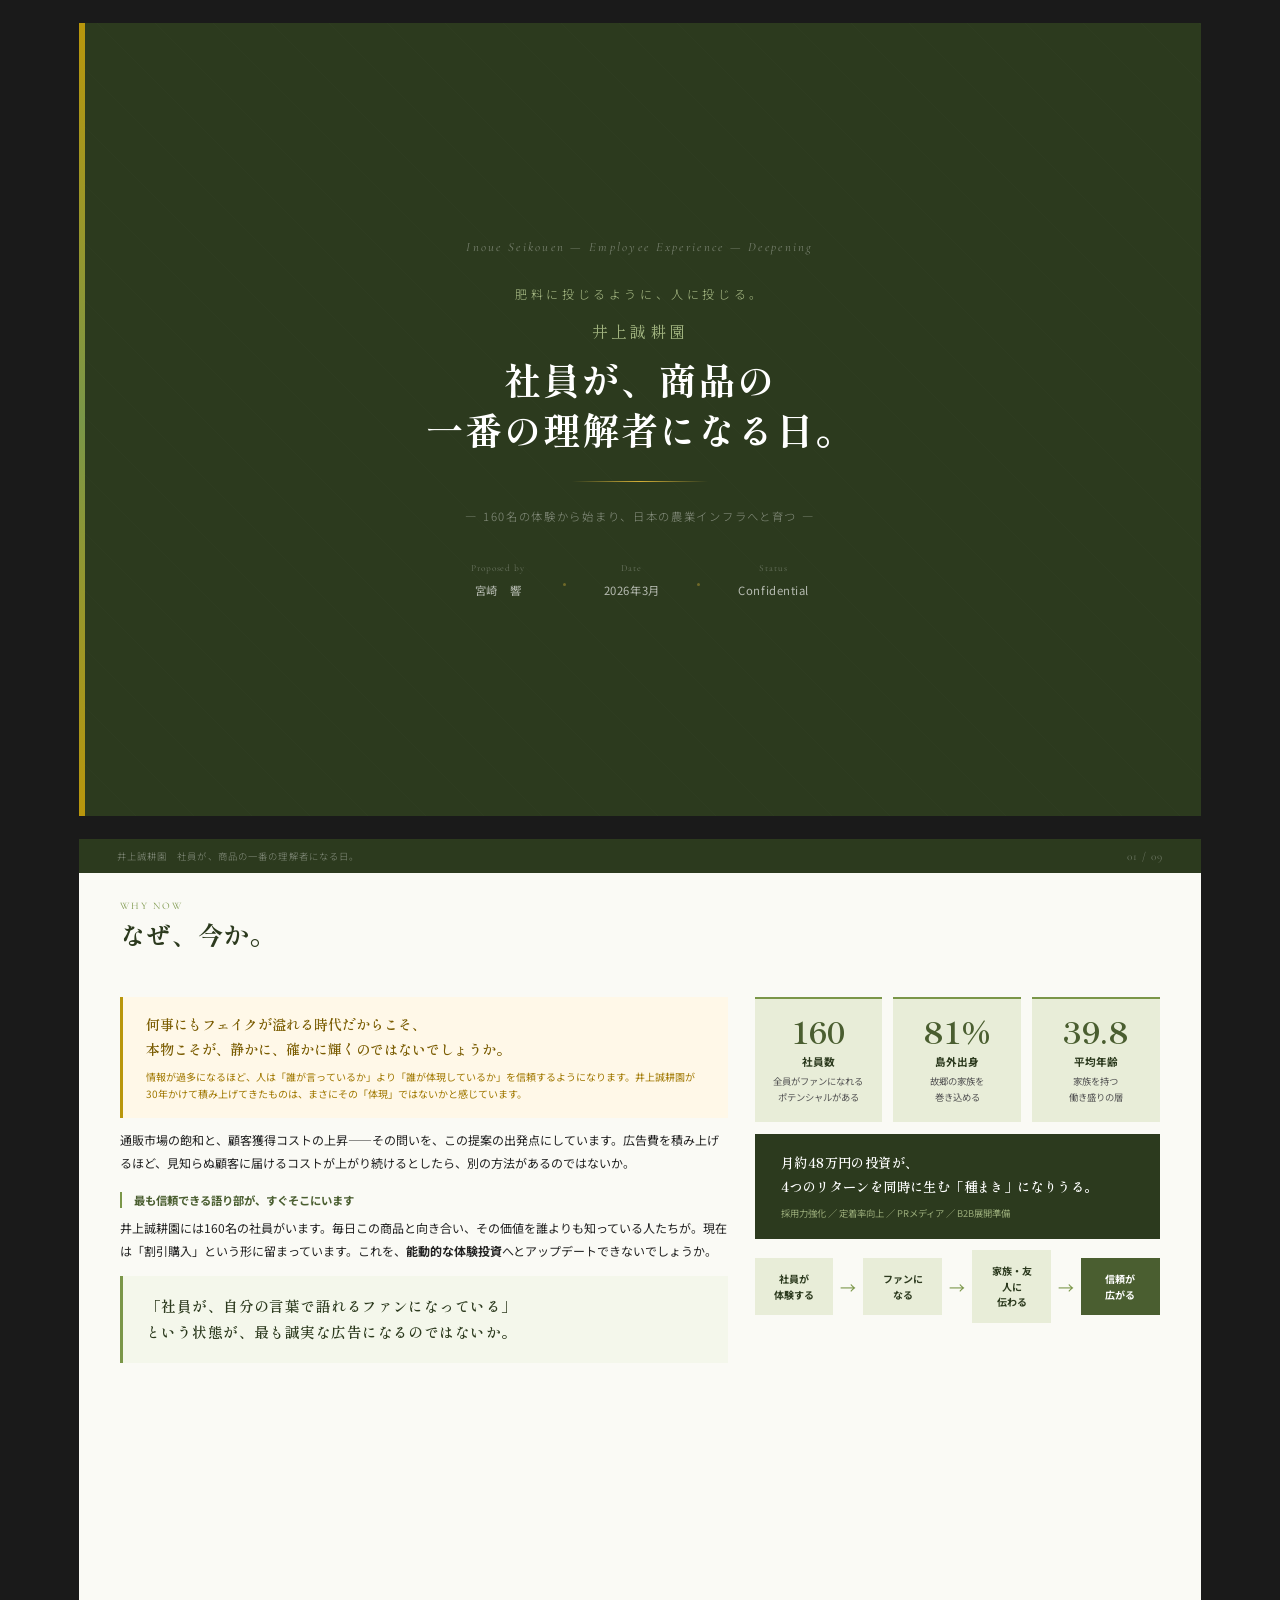
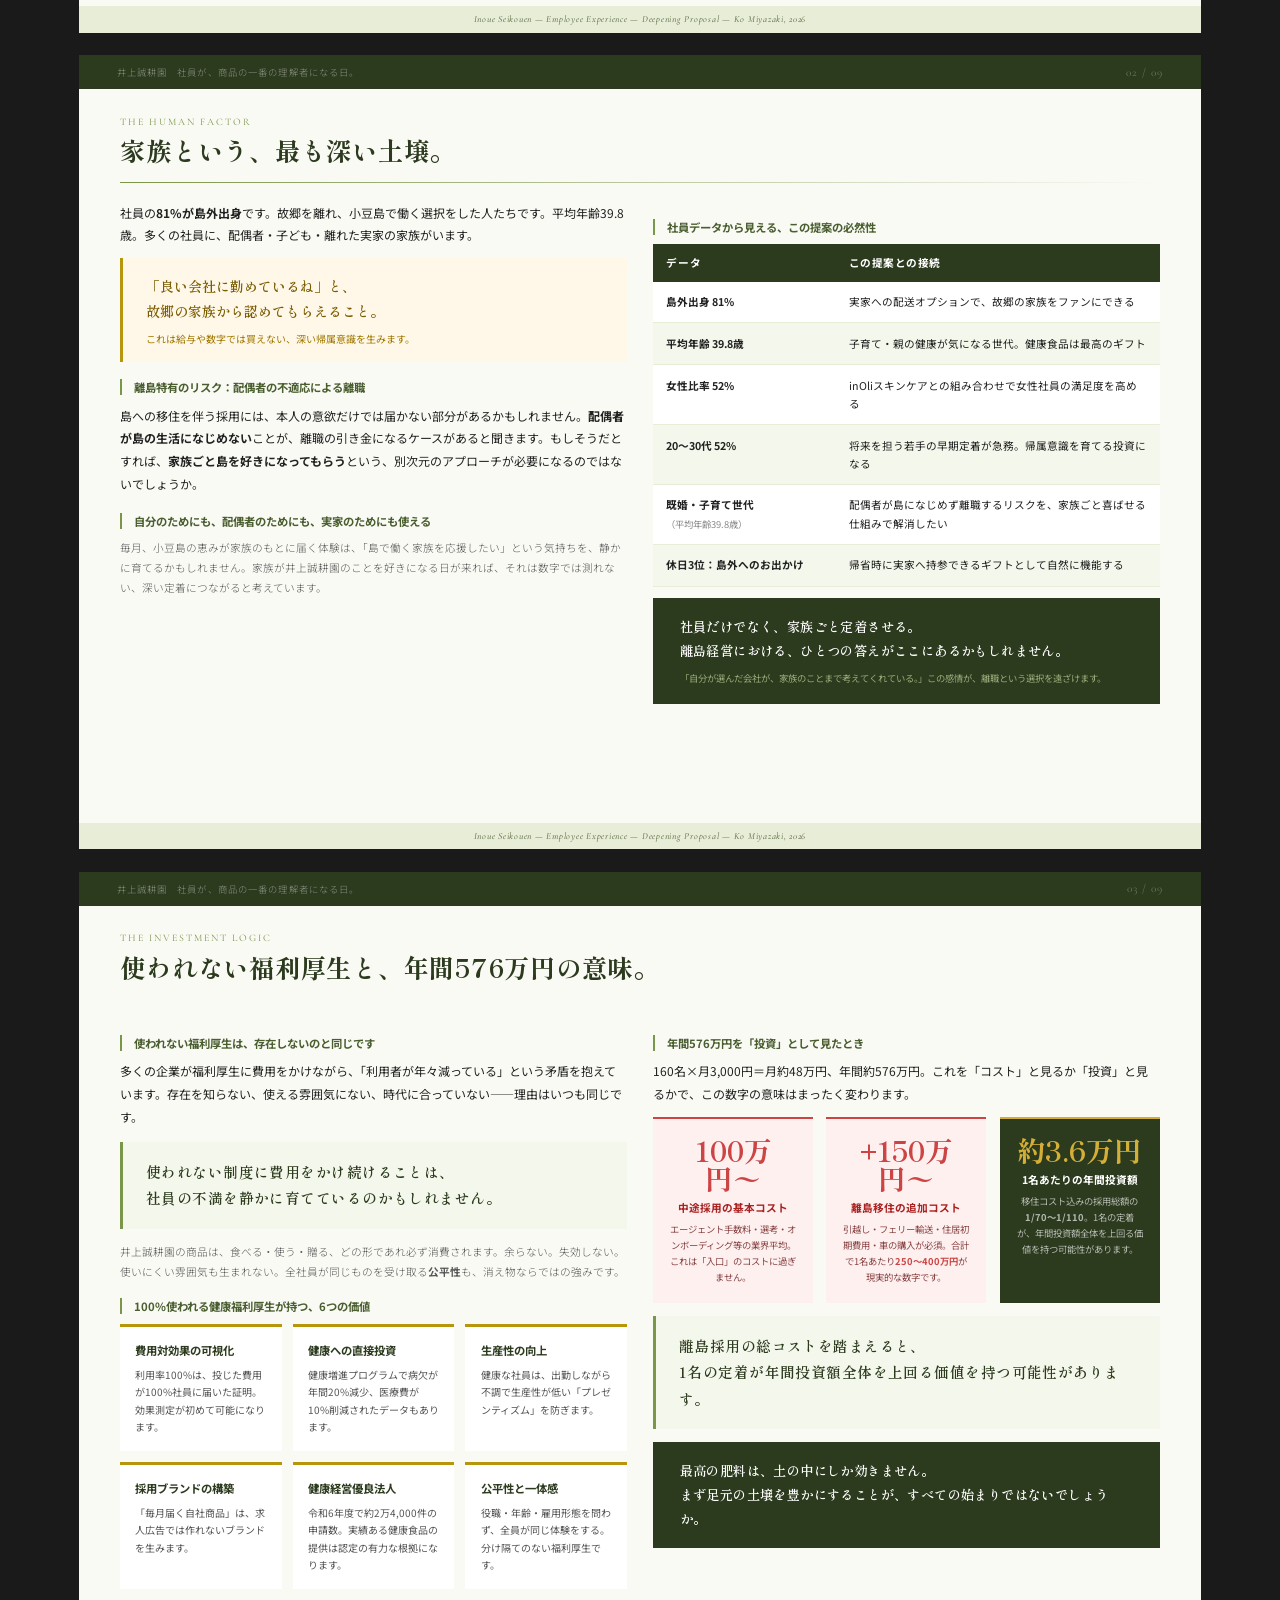
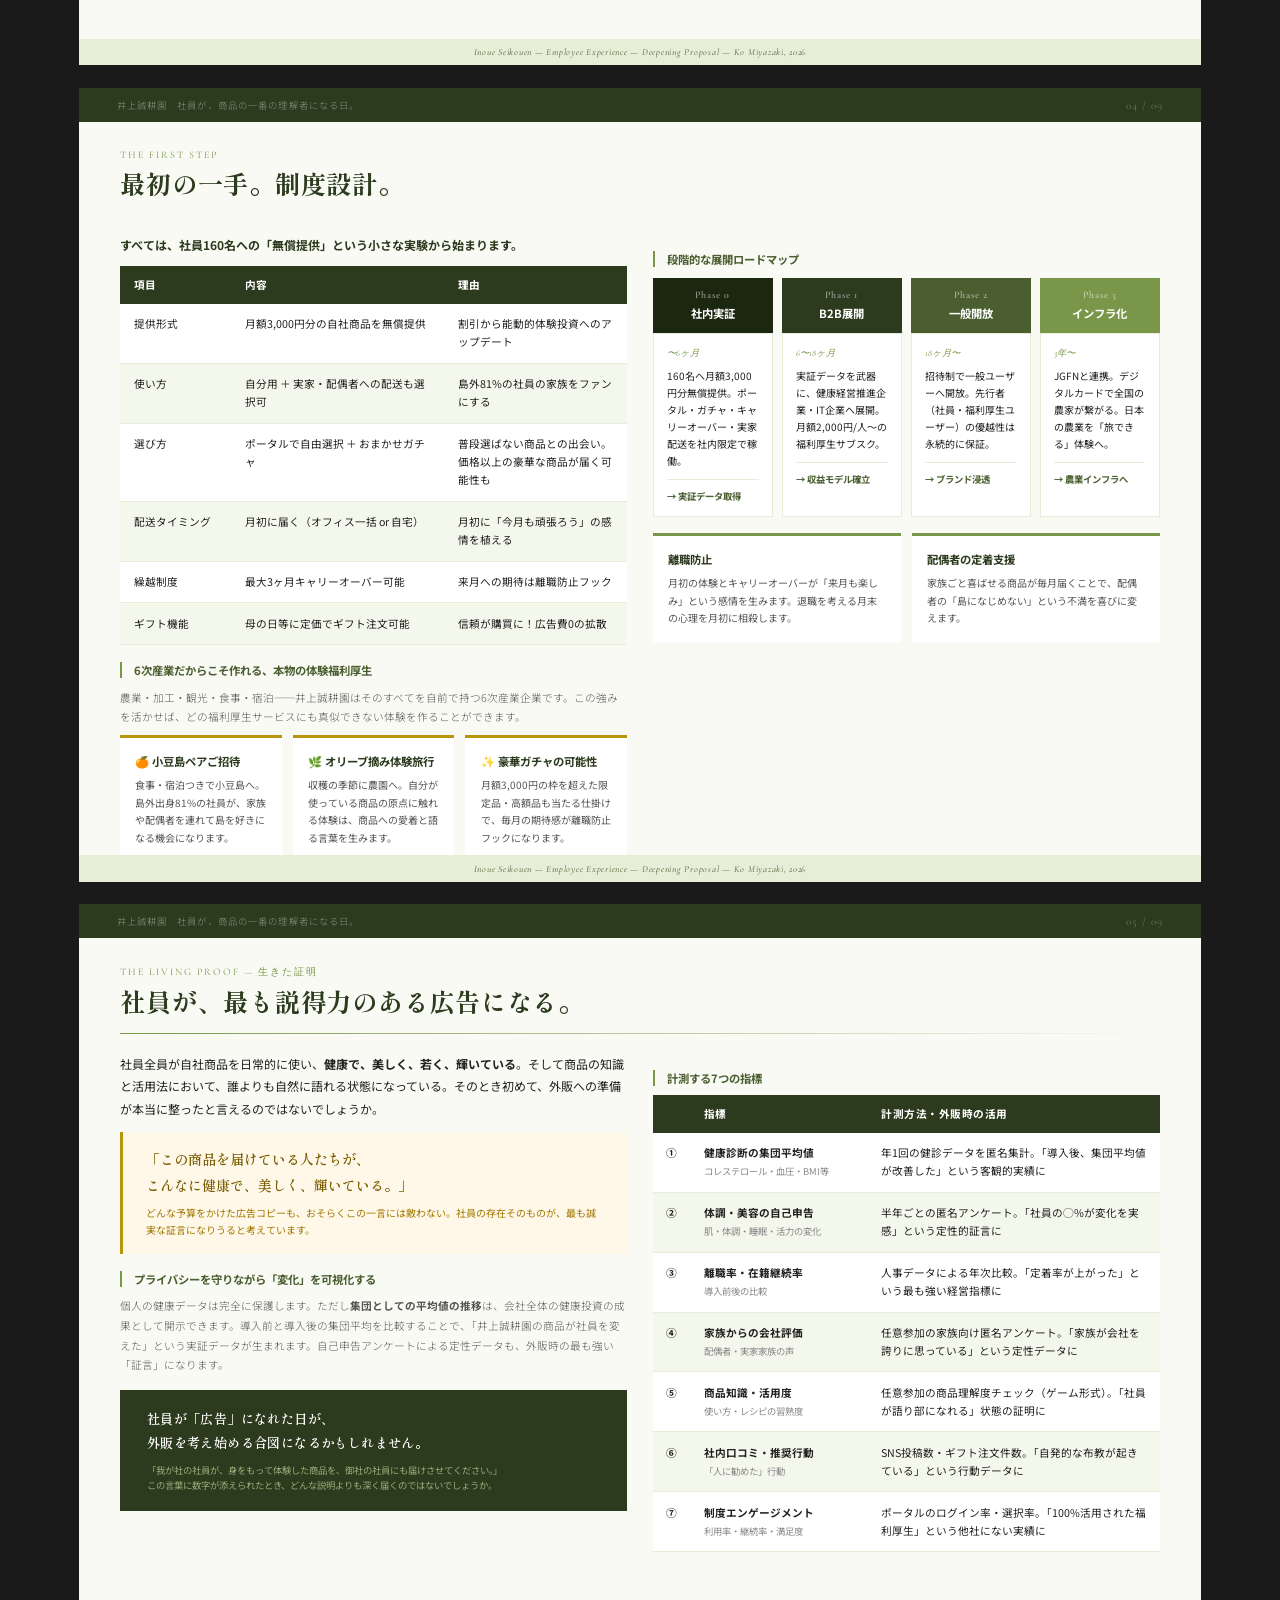
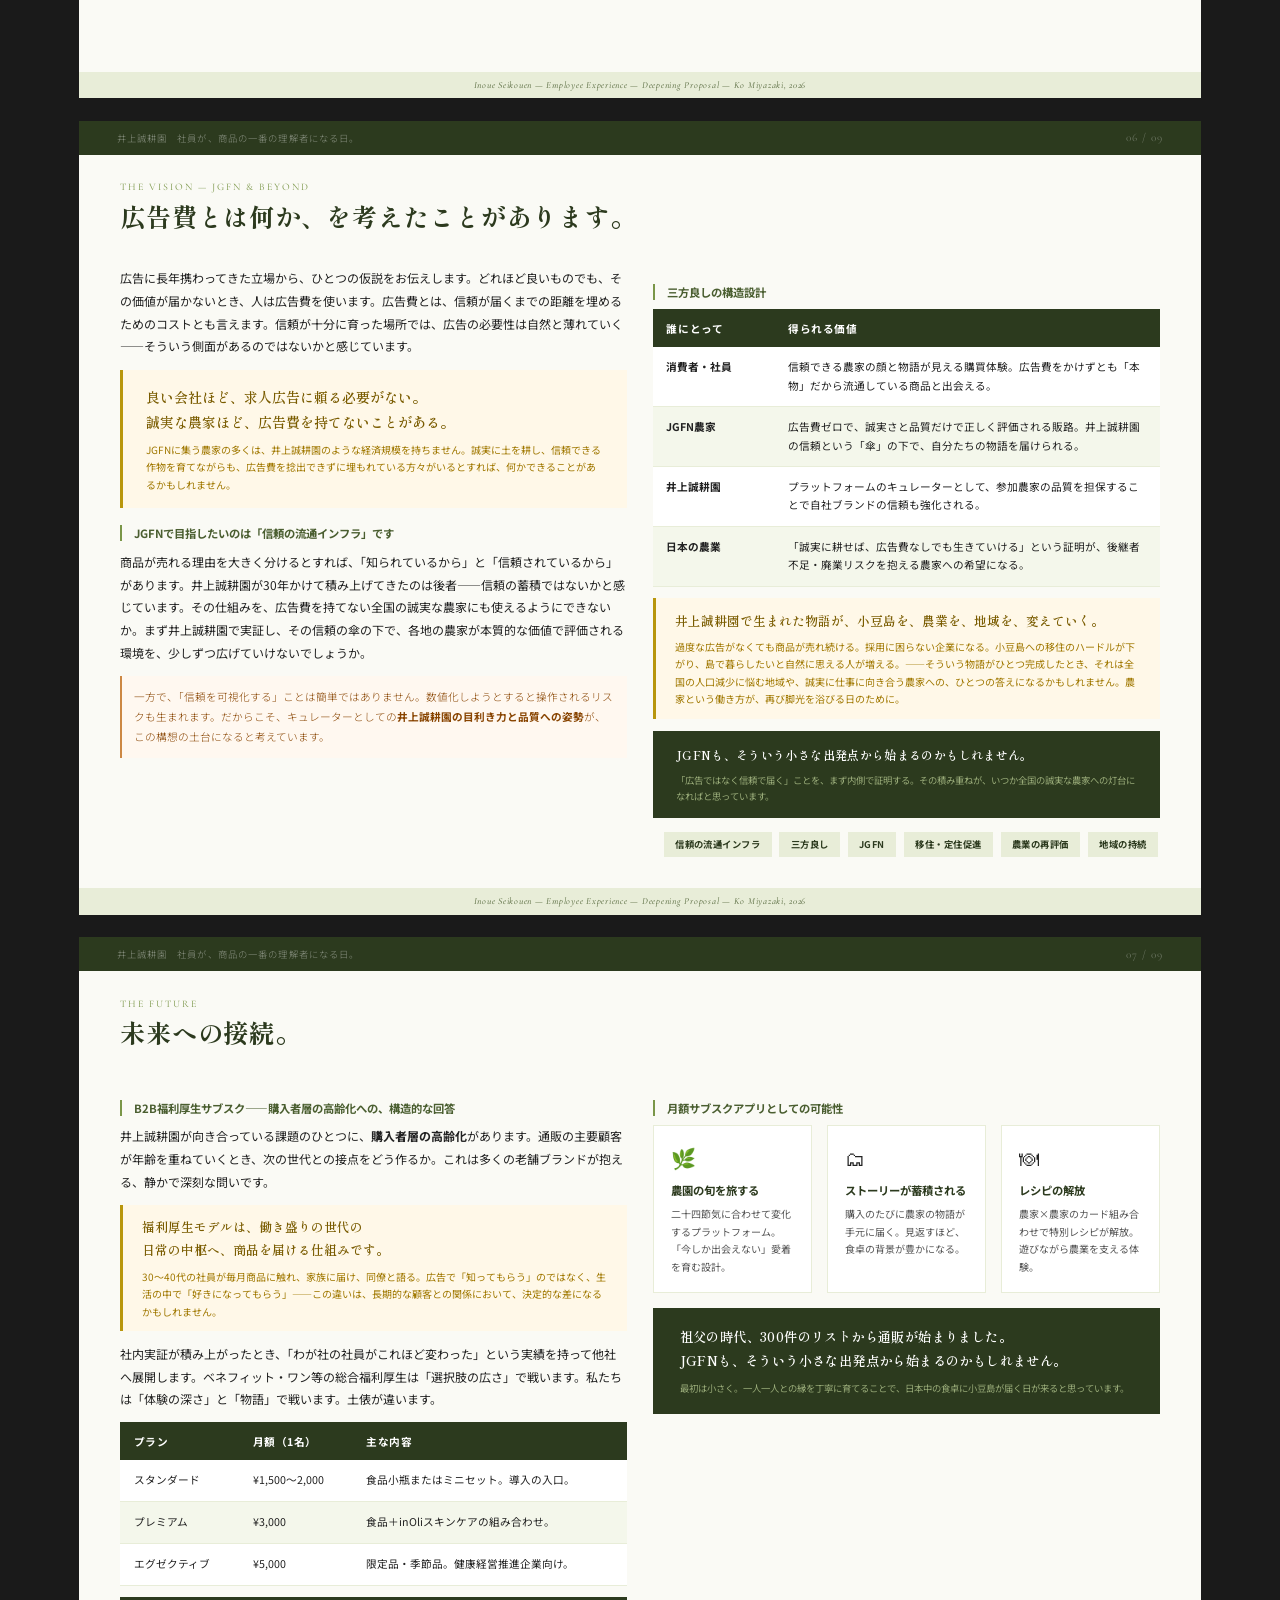
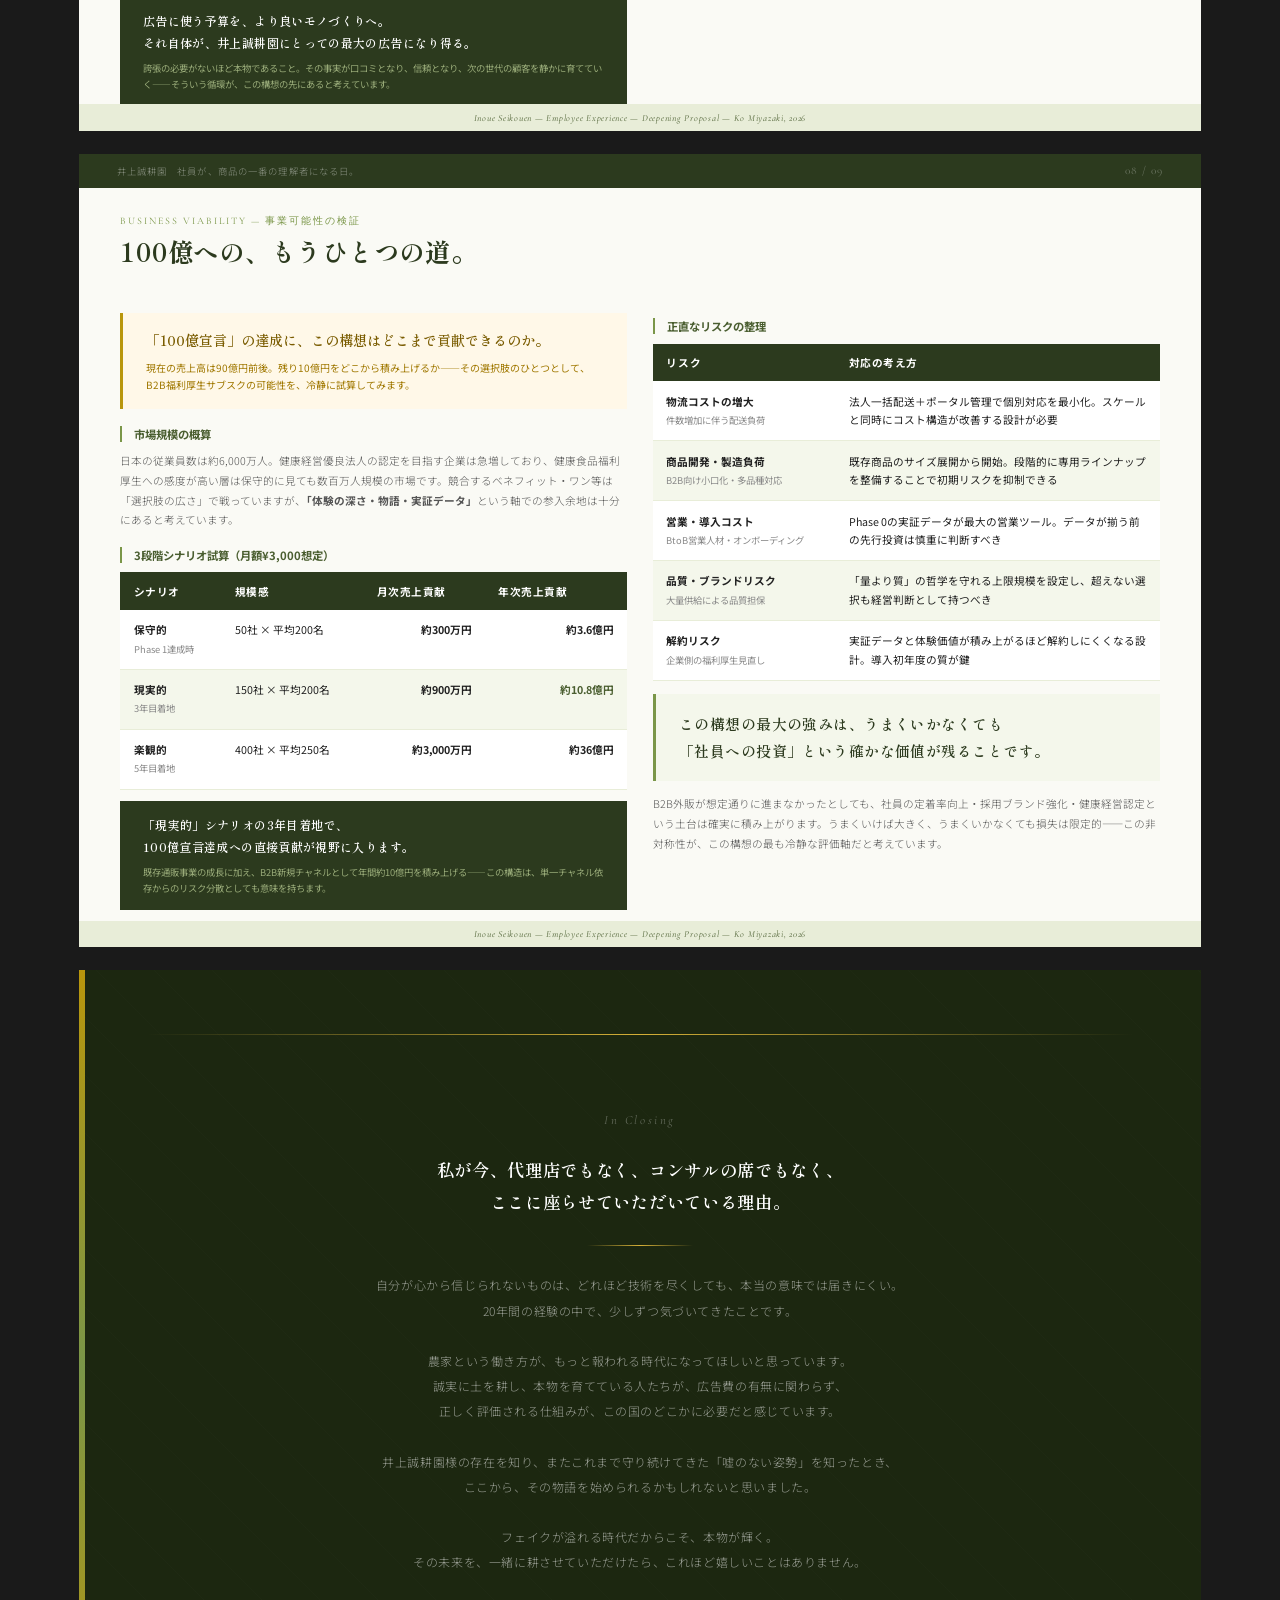
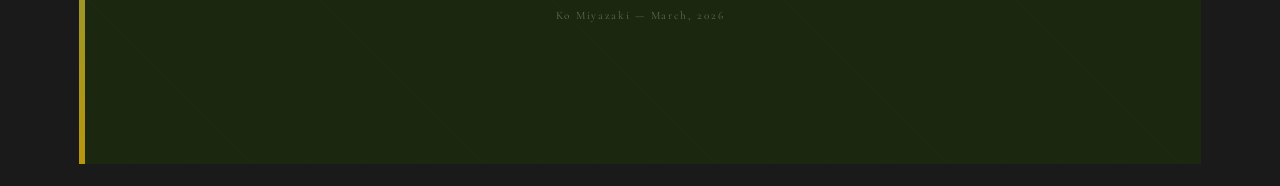
<file: site02/nouse/igfnat.html>
<!DOCTYPE html>
<html lang="ja">
<head>
<meta charset="UTF-8">
<meta name="robots" content="noindex,nofollow">
<meta name="viewport" content="width=device-width, initial-scale=1.0">
<title>アットリス</title>
<link rel="preconnect" href="https://fonts.googleapis.com">
<link rel="preconnect" href="https://fonts.gstatic.com" crossorigin>
<link href="https://fonts.googleapis.com/css2?family=Shippori+Mincho:wght@400;600;700;800&family=Noto+Sans+JP:wght@300;400;500;700&family=Cormorant+Garamond:ital,wght@0,300;0,400;0,600;1,300;1,400&display=swap" rel="stylesheet">
<style>
  :root {
    --olive-darkest: #1C2710;
    --olive-dark:    #2C3A1E;
    --olive-mid:     #4A5E30;
    --olive-light:   #7A9648;
    --olive-pale:    #E8EDD8;
    --olive-cream:   #F4F7EB;
    --gold:          #B8960C;
    --gold-light:    #D4AF37;
    --cream:         #FAFAF5;
    --gray-dark:     #222;
    --gray-mid:      #555;
    --gray-light:    #BBB;
    --white:         #fff;
    --font-serif: 'Shippori Mincho', serif;
    --font-sans:  'Noto Sans JP', sans-serif;
    --font-en:    'Cormorant Garamond', serif;
  }
  *, *::before, *::after { box-sizing: border-box; margin: 0; padding: 0; }
  body { background: #1a1a1a; font-family: var(--font-sans); color: var(--gray-dark); }

  .page {
    width: 297mm; height: 210mm;
    margin: 6mm auto; background: var(--cream);
    position: relative; overflow: hidden;
    display: flex; flex-direction: column;
  }
  @media print {
    body { background: white; }
    .page { margin: 0; page-break-after: always; page-break-inside: avoid; }
    .page:last-child { page-break-after: auto; }
    @page { size: A4 landscape; margin: 0; }
  }

  /* ヘッダー・フッター */
  .ph { height: 9mm; background: var(--olive-dark); display: flex; align-items: center; justify-content: space-between; padding: 0 10mm; flex-shrink: 0; }
  .ph-title { font-family: var(--font-sans); font-size: 7pt; font-weight: 300; color: rgba(255,255,255,.45); letter-spacing:.12em; }
  .ph-num   { font-family: var(--font-en);   font-size: 8.5pt; color: rgba(255,255,255,.3); letter-spacing:.1em; }
  .pf { height: 7mm; background: var(--olive-pale); display: flex; align-items: center; justify-content: center; flex-shrink: 0; }
  .pf-text { font-family: var(--font-en); font-size: 7pt; color: var(--olive-mid); font-style: italic; letter-spacing:.08em; }

  /* 本文エリア */
  .pb { flex: 1; padding: 7mm 11mm 5mm; display: flex; flex-direction: column; overflow: hidden; }

  /* セクションタイトル */
  .eyebrow   { font-family: var(--font-en); font-size: 7.5pt; color: var(--olive-light); letter-spacing:.2em; text-transform:uppercase; margin-bottom:2mm; }
  .sec-title { font-family: var(--font-serif); font-size: 19pt; font-weight:700; color: var(--olive-dark); line-height:1.25; margin-bottom:4mm; letter-spacing:.03em; }
  .sec-rule  { width:100%; height:.5px; background: linear-gradient(to right, var(--olive-light), transparent); margin-bottom:5mm; }

  /* テキスト — 一回り大きく */
  .bt  { font-family: var(--font-sans); font-size: 9pt;   font-weight:400; color: var(--gray-dark); line-height:1.9; }
  .bs  { font-family: var(--font-sans); font-size: 8pt;   font-weight:300; color: var(--gray-mid);  line-height:1.85; }
  .bb  { font-family: var(--font-sans); font-size: 9pt;   font-weight:700; color: var(--olive-dark); line-height:1.75; }
  .sub { font-family: var(--font-sans); font-size: 8.5pt; font-weight:700; color: var(--olive-mid);
         margin-bottom:2.5mm; margin-top:4.5mm; padding-left:3mm; border-left:2.5px solid var(--olive-light); }

  /* クォート */
  .qb { background: var(--olive-cream); border-left:3px solid var(--olive-light); padding:4.5mm 6mm; margin:3.5mm 0; }
  .qt { font-family: var(--font-serif); font-size: 11pt; font-weight:600; color: var(--olive-dark); line-height:1.8; letter-spacing:.03em; }

  /* ハイライトボックス */
  .hb  { background:#FFF8E8; border-left:3px solid var(--gold); padding:4mm 6mm; margin:3mm 0; }
  .hbt { font-family: var(--font-serif); font-size: 10.5pt; font-weight:600; color:#7A5C00; line-height:1.8; }
  .hbs { font-family: var(--font-sans);  font-size: 7.5pt;  color:#A07800; margin-top:1.5mm; line-height:1.75; }

  /* アクセントボックス */
  .ab  { background: var(--olive-dark); padding:4.5mm 7mm; margin:3mm 0; }
  .abt { font-family: var(--font-serif); font-size: 10pt; font-weight:600; color:white; line-height:1.8; letter-spacing:.03em; }
  .abs { font-family: var(--font-sans);  font-size: 7pt; color:rgba(200,220,160,.7); margin-top:2mm; line-height:1.7; }

  /* 数字カード */
  .ncards { display:grid; gap:3mm; margin:3mm 0; }
  .nc3 { grid-template-columns: repeat(3,1fr); }
  .nc4 { grid-template-columns: repeat(4,1fr); }
  .ncard { background: var(--olive-pale); padding:4.5mm; text-align:center; border-top:2.5px solid var(--olive-light); }
  .nv { font-family: var(--font-serif); font-size:23pt; font-weight:700; color: var(--olive-mid); line-height:1; margin-bottom:2mm; }
  .nl { font-family: var(--font-sans);  font-size:8pt; font-weight:700; color: var(--olive-dark); margin-bottom:1.5mm; }
  .nd { font-family: var(--font-sans);  font-size:7pt; color: var(--gray-mid); line-height:1.65; }

  /* フェーズバー */
  .pbar { display:grid; grid-template-columns:repeat(4,1fr); gap:2.5mm; margin:3mm 0; }
  .pi   { display:flex; flex-direction:column; }
  .ph0  { background: var(--olive-darkest); }
  .ph1  { background: var(--olive-dark); }
  .ph2  { background: var(--olive-mid); }
  .ph3  { background: var(--olive-light); }
  .phd  { padding:3mm; text-align:center; }
  .pl   { font-family: var(--font-en);   font-size:7.5pt; font-weight:600; color:rgba(255,255,255,.55); letter-spacing:.1em; display:block; }
  .pn   { font-family: var(--font-sans); font-size:8.5pt; font-weight:700; color:white; display:block; margin-top:1mm; }
  .pbc  { background:white; border:.5px solid var(--olive-pale); padding:3.5mm; flex:1; }
  .pp   { font-family: var(--font-en);   font-size:7pt; color: var(--olive-light); font-style:italic; display:block; margin-bottom:2mm; }
  .pd   { font-family: var(--font-sans); font-size:7.5pt; color: var(--gray-dark); line-height:1.7; }
  .po   { font-family: var(--font-sans); font-size:7pt; font-weight:700; color: var(--olive-mid); margin-top:2.5mm; padding-top:2.5mm; border-top:.5px solid var(--olive-pale); }

  /* テーブル */
  .dt { width:100%; border-collapse:collapse; font-family: var(--font-sans); font-size:8pt; }
  .dt th { background: var(--olive-dark); color:white; padding:3mm 3.5mm; font-weight:700; text-align:left; letter-spacing:.05em; }
  .dt td { padding:3mm 3.5mm; border-bottom:.5px solid var(--olive-pale); color: var(--gray-dark); line-height:1.7; vertical-align:top; }
  .dt tr:nth-child(even) td { background: var(--olive-cream); }
  .dt tr:nth-child(odd)  td { background: white; }

  /* コストカード */
  .cost-grid { display:grid; grid-template-columns:repeat(3,1fr); gap:3.5mm; margin:3mm 0; }
  .cost-card { padding:4.5mm; text-align:center; }
  .cost-card.bad  { background:#FFF0F0; border-top:2.5px solid #CC4444; }
  .cost-card.good { background: var(--olive-dark); border-top:2.5px solid var(--gold-light); }
  .ccv { font-family: var(--font-serif); font-size:21pt; font-weight:700; line-height:1; margin-bottom:2mm; }
  .cost-card.bad  .ccv { color:#CC4444; }
  .cost-card.good .ccv { color: var(--gold-light); }
  .ccl { font-family: var(--font-sans); font-size:8pt; font-weight:700; margin-bottom:2mm; }
  .cost-card.bad  .ccl { color:#AA2222; }
  .cost-card.good .ccl { color:white; }
  .ccd { font-family: var(--font-sans); font-size:7pt; line-height:1.7; }
  .cost-card.bad  .ccd { color:#884444; }
  .cost-card.good .ccd { color:rgba(255,255,255,.65); }

  /* リターンカード */
  .rcards { display:grid; gap:3mm; }
  .rc  { background:white; border-top:3px solid var(--olive-light); padding:4mm; }
  .rct { font-family: var(--font-sans); font-size:8.5pt; font-weight:700; color: var(--olive-dark); margin-bottom:2mm; }
  .rcb { font-family: var(--font-sans); font-size:7.5pt; color: var(--gray-mid); line-height:1.75; }

  /* フロー */
  .flow { display:flex; align-items:center; margin:3mm 0; }
  .fi   { flex:1; background: var(--olive-pale); padding:3.5mm 4mm; text-align:center; }
  .fi.hl{ background: var(--olive-mid); }
  .fit  { font-family: var(--font-sans); font-size:7.5pt; font-weight:700; color: var(--olive-dark); line-height:1.55; }
  .fi.hl .fit { color:white; }
  .fa   { width:8mm; flex-shrink:0; text-align:center; font-size:12pt; color: var(--olive-light); }

  /* グリッド */
  .g2  { display:grid; grid-template-columns:1fr 1fr;   gap:7mm; }
  .g3  { display:grid; grid-template-columns:1fr 1fr 1fr; gap:4mm; }
  .g55 { display:grid; grid-template-columns:5fr 5fr;   gap:7mm; }
  .g64 { display:grid; grid-template-columns:6fr 4fr;   gap:7mm; }

  /* フィーチャーカード */
  .fc  { background:white; border:.5px solid var(--olive-pale); padding:4.5mm; }
  .fci { font-size:15pt; margin-bottom:2.5mm; display:block; }
  .fct { font-family: var(--font-sans); font-size:8.5pt; font-weight:700; color: var(--olive-dark); margin-bottom:2mm; }
  .fcb { font-family: var(--font-sans); font-size:7.5pt; color: var(--gray-mid); line-height:1.75; }

  /* タグ */
  .tag { display:inline-block; background: var(--olive-pale); color: var(--olive-dark);
         font-family: var(--font-sans); font-size:7pt; font-weight:700;
         padding:1.5mm 3mm; margin:.5mm; letter-spacing:.05em; }

  /* スペーサー */
  .s1{margin-top:1mm}.s2{margin-top:2mm}.s3{margin-top:3mm}.s4{margin-top:4mm}.s5{margin-top:5mm}

  /* ======== 表紙 ======== */
  .cover { background: var(--olive-dark); justify-content:center; align-items:center; }
  .cbg   { position:absolute; inset:0; background-image: repeating-linear-gradient(45deg,transparent,transparent 40px,rgba(255,255,255,.012) 40px,rgba(255,255,255,.012) 41px); }
  .clbar { position:absolute; left:0; top:0; bottom:0; width:6px; background:linear-gradient(to bottom, var(--gold), var(--olive-light), var(--gold)); }
  .ctop  { position:absolute; top:17mm; left:18mm; right:18mm; height:.5px; background:linear-gradient(to right, transparent, var(--gold-light), transparent); }
  .cbot  { position:absolute; bottom:17mm; left:18mm; right:18mm; height:.5px; background:linear-gradient(to right, transparent, var(--gold-light), transparent); }
  .cc    { position:relative; z-index:1; text-align:center; display:flex; flex-direction:column; align-items:center; }
  .cen   { font-family: var(--font-en);    font-size:9.5pt; font-style:italic; color:rgba(255,255,255,.35); letter-spacing:.18em; margin-bottom:8mm; }
  .ccat  { font-family: var(--font-sans);  font-size:9pt;   font-weight:300; color:rgba(200,220,160,.85); letter-spacing:.3em; margin-bottom:5mm; }
  .ctitle{ font-family: var(--font-serif); font-size:28pt;  font-weight:700; color:white; line-height:1.35; letter-spacing:.05em; margin-bottom:7mm; }
  .ctitle span { display:block; font-size:12pt; font-weight:400; color:rgba(200,220,160,.75); letter-spacing:.2em; margin-bottom:3mm; }
  .cdiv  { width:36mm; height:1px; background:linear-gradient(to right,transparent,var(--gold-light),transparent); margin:0 auto 7mm; }
  .csub  { font-family: var(--font-sans); font-size:8.5pt; font-weight:300; color:rgba(255,255,255,.45); letter-spacing:.15em; margin-bottom:10mm; }
  .cmeta { display:flex; gap:10mm; align-items:center; }
  .cml   { font-family: var(--font-en);   font-size:7pt; color:rgba(255,255,255,.3); letter-spacing:.1em; display:block; margin-bottom:2px; }
  .cmv   { font-family: var(--font-sans); font-size:8.5pt; font-weight:400; color:rgba(255,255,255,.65); letter-spacing:.05em; }
  .cmdot { width:3px; height:3px; border-radius:50%; background:var(--gold-light); opacity:.4; margin-top:7px; }

  /* ======== クロージング ======== */
  .closing { background: var(--olive-darkest); justify-content:center; align-items:center; }
  .clc  { text-align:center; position:relative; z-index:1; padding:8mm 24mm; }
  .clen { font-family: var(--font-en);    font-size:9.5pt; font-style:italic; color:rgba(255,255,255,.3); letter-spacing:.2em; margin-bottom:7mm; }
  .clt  { font-family: var(--font-serif); font-size:13pt; font-weight:600; color:white; line-height:1.85; margin-bottom:7mm; letter-spacing:.04em; }
  .clr  { width:28mm; height:1px; background:linear-gradient(to right,transparent,var(--gold-light),transparent); margin:0 auto 7mm; }
  .clb  { font-family: var(--font-sans); font-size:9pt; font-weight:300; color:rgba(255,255,255,.55); line-height:2.1; letter-spacing:.05em; }
  .cla  { margin-top:9mm; font-family: var(--font-en); font-size:8.5pt; color:rgba(255,255,255,.3); letter-spacing:.15em; }
</style>
</head>
<body>

<!-- ========== PAGE 1: COVER ========== -->
<div class="page cover">
  <div class="cbg"></div><div class="clbar"></div><div class="ctop"></div><div class="cbot"></div>
  <div class="cc">
    <div class="cen">Inoue Seikouen — Employee Experience — Deepening</div>
    <div class="ccat">肥料に投じるように、人に投じる。</div>
    <div class="ctitle"><span>井上誠耕園</span>社員が、商品の<br>一番の理解者になる日。</div>
    <div class="cdiv"></div>
    <div class="csub">— 160名の体験から始まり、日本の農業インフラへと育つ —</div>
    <div class="cmeta">
      <div><span class="cml">Proposed by</span><span class="cmv">宮崎　響</span></div>
      <div class="cmdot"></div>
      <div><span class="cml">Date</span><span class="cmv">2026年3月</span></div>
      <div class="cmdot"></div>
      <div><span class="cml">Status</span><span class="cmv">Confidential</span></div>
    </div>
  </div>
</div>

<!-- ========== PAGE 2: なぜ今か ========== -->
<div class="page">
  <div class="ph"><span class="ph-title">井上誠耕園　社員が、商品の一番の理解者になる日。</span><span class="ph-num">01 / 09</span></div>
  <div class="pb">
    <div class="eyebrow">Why Now</div>
    <div class="sec-title">なぜ、今か。</div>
    <div class="sec-rule"></div>
    <div class="g64">
      <div>
        <div class="hb">
          <div class="hbt">何事にもフェイクが溢れる時代だからこそ、<br>本物こそが、静かに、確かに輝くのではないでしょうか。</div>
          <div class="hbs">情報が過多になるほど、人は「誰が言っているか」より「誰が体現しているか」を信頼するようになります。井上誠耕園が30年かけて積み上げてきたものは、まさにその「体現」ではないかと感じています。</div>
        </div>
        <div class="s3"></div>
        <p class="bt">通販市場の飽和と、顧客獲得コストの上昇——その問いを、この提案の出発点にしています。広告費を積み上げるほど、見知らぬ顧客に届けるコストが上がり続けるとしたら、別の方法があるのではないか。</p>
        <div class="s3"></div>
        <div class="sub">最も信頼できる語り部が、すぐそこにいます</div>
        <p class="bt">井上誠耕園には160名の社員がいます。毎日この商品と向き合い、その価値を誰よりも知っている人たちが。現在は「割引購入」という形に留まっています。これを、<strong>能動的な体験投資</strong>へとアップデートできないでしょうか。</p>
        <div class="s3"></div>
        <div class="qb">
          <div class="qt">「社員が、自分の言葉で語れるファンになっている」<br>という状態が、最も誠実な広告になるのではないか。</div>
        </div>
      </div>
      <div>
        <div class="ncards nc3">
          <div class="ncard">
            <div class="nv">160</div>
            <div class="nl">社員数</div>
            <div class="nd">全員がファンになれる<br>ポテンシャルがある</div>
          </div>
          <div class="ncard">
            <div class="nv">81%</div>
            <div class="nl">島外出身</div>
            <div class="nd">故郷の家族を<br>巻き込める</div>
          </div>
          <div class="ncard">
            <div class="nv">39.8</div>
            <div class="nl">平均年齢</div>
            <div class="nd">家族を持つ<br>働き盛りの層</div>
          </div>
        </div>
        <div class="s3"></div>
        <div class="ab">
          <div class="abt">月約48万円の投資が、<br>4つのリターンを同時に生む「種まき」になりうる。</div>
          <div class="abs">採用力強化 ／ 定着率向上 ／ PRメディア ／ B2B展開準備</div>
        </div>
        <div class="s3"></div>
        <div class="flow">
          <div class="fi"><div class="fit">社員が<br>体験する</div></div>
          <div class="fa">→</div>
          <div class="fi"><div class="fit">ファンに<br>なる</div></div>
          <div class="fa">→</div>
          <div class="fi"><div class="fit">家族・友人に<br>伝わる</div></div>
          <div class="fa">→</div>
          <div class="fi hl"><div class="fit">信頼が<br>広がる</div></div>
        </div>
      </div>
    </div>
  </div>
  <div class="pf"><span class="pf-text">Inoue Seikouen — Employee Experience — Deepening Proposal — Ko Miyazaki, 2026</span></div>
</div>

<!-- ========== PAGE 3: 家族という土壌 ========== -->
<div class="page">
  <div class="ph"><span class="ph-title">井上誠耕園　社員が、商品の一番の理解者になる日。</span><span class="ph-num">02 / 09</span></div>
  <div class="pb">
    <div class="eyebrow">The Human Factor</div>
    <div class="sec-title">家族という、最も深い土壌。</div>
    <div class="sec-rule"></div>
    <div class="g55">
      <div>
        <p class="bt">社員の<strong>81%が島外出身</strong>です。故郷を離れ、小豆島で働く選択をした人たちです。平均年齢39.8歳。多くの社員に、配偶者・子ども・離れた実家の家族がいます。</p>
        <div class="s3"></div>
        <div class="hb">
          <div class="hbt">「良い会社に勤めているね」と、<br>故郷の家族から認めてもらえること。</div>
          <div class="hbs">これは給与や数字では買えない、深い帰属意識を生みます。</div>
        </div>
        <div class="s4"></div>
        <div class="sub">離島特有のリスク：配偶者の不適応による離職</div>
        <p class="bt">島への移住を伴う採用には、本人の意欲だけでは届かない部分があるかもしれません。<strong>配偶者が島の生活になじめない</strong>ことが、離職の引き金になるケースがあると聞きます。もしそうだとすれば、<strong>家族ごと島を好きになってもらう</strong>という、別次元のアプローチが必要になるのではないでしょうか。</p>
        <div class="s3"></div>
        <div class="sub">自分のためにも、配偶者のためにも、実家のためにも使える</div>
        <p class="bs">毎月、小豆島の恵みが家族のもとに届く体験は、「島で働く家族を応援したい」という気持ちを、静かに育てるかもしれません。家族が井上誠耕園のことを好きになる日が来れば、それは数字では測れない、深い定着につながると考えています。</p>
      </div>
      <div>
        <div class="sub">社員データから見える、この提案の必然性</div>
        <div class="s2"></div>
        <table class="dt">
          <thead><tr><th style="width:36%">データ</th><th>この提案との接続</th></tr></thead>
          <tbody>
            <tr><td><strong>島外出身 81%</strong></td><td>実家への配送オプションで、故郷の家族をファンにできる</td></tr>
            <tr><td><strong>平均年齢 39.8歳</strong></td><td>子育て・親の健康が気になる世代。健康食品は最高のギフト</td></tr>
            <tr><td><strong>女性比率 52%</strong></td><td>inOliスキンケアとの組み合わせで女性社員の満足度を高める</td></tr>
            <tr><td><strong>20〜30代 52%</strong></td><td>将来を担う若手の早期定着が急務。帰属意識を育てる投資になる</td></tr>
            <tr><td><strong>既婚・子育て世代</strong><br><span style="font-size:7pt;color:#888">（平均年齢39.8歳）</span></td><td>配偶者が島になじめず離職するリスクを、家族ごと喜ばせる仕組みで解消したい</td></tr>
            <tr><td><strong>休日3位：島外へのお出かけ</strong></td><td>帰省時に実家へ持参できるギフトとして自然に機能する</td></tr>
          </tbody>
        </table>
        <div class="s3"></div>
        <div class="ab">
          <div class="abt">社員だけでなく、家族ごと定着させる。<br>離島経営における、ひとつの答えがここにあるかもしれません。</div>
          <div class="abs">「自分が選んだ会社が、家族のことまで考えてくれている。」この感情が、離職という選択を遠ざけます。</div>
        </div>
      </div>
    </div>
  </div>
  <div class="pf"><span class="pf-text">Inoue Seikouen — Employee Experience — Deepening Proposal — Ko Miyazaki, 2026</span></div>
</div>

<!-- ========== PAGE 4: 福利厚生の本質 ＋ 投資対効果 ========== -->
<div class="page">
  <div class="ph"><span class="ph-title">井上誠耕園　社員が、商品の一番の理解者になる日。</span><span class="ph-num">03 / 09</span></div>
  <div class="pb">
    <div class="eyebrow">The Investment Logic</div>
    <div class="sec-title">使われない福利厚生と、年間576万円の意味。</div>
    <div class="sec-rule"></div>
    <div class="g55">
      <div>
        <div class="sub">使われない福利厚生は、存在しないのと同じです</div>
        <p class="bt">多くの企業が福利厚生に費用をかけながら、「利用者が年々減っている」という矛盾を抱えています。存在を知らない、使える雰囲気にない、時代に合っていない——理由はいつも同じです。</p>
        <div class="s3"></div>
        <div class="qb">
          <div class="qt">使われない制度に費用をかけ続けることは、<br>社員の不満を静かに育てているのかもしれません。</div>
        </div>
        <div class="s3"></div>
        <p class="bs">井上誠耕園の商品は、食べる・使う・贈る、どの形であれ必ず消費されます。余らない。失効しない。使いにくい雰囲気も生まれない。全社員が同じものを受け取る<strong>公平性</strong>も、消え物ならではの強みです。</p>
        <div class="s3"></div>
        <div class="sub">100%使われる健康福利厚生が持つ、6つの価値</div>
        <div class="s2"></div>
        <div class="rcards" style="grid-template-columns:1fr 1fr 1fr;">
          <div class="rc" style="border-top-color:var(--gold);">
            <div class="rct">費用対効果の可視化</div>
            <div class="rcb">利用率100%は、投じた費用が100%社員に届いた証明。効果測定が初めて可能になります。</div>
          </div>
          <div class="rc" style="border-top-color:var(--gold);">
            <div class="rct">健康への直接投資</div>
            <div class="rcb">健康増進プログラムで病欠が年間20%減少、医療費が10%削減されたデータもあります。</div>
          </div>
          <div class="rc" style="border-top-color:var(--gold);">
            <div class="rct">生産性の向上</div>
            <div class="rcb">健康な社員は、出勤しながら不調で生産性が低い「プレゼンティズム」を防ぎます。</div>
          </div>
          <div class="rc" style="border-top-color:var(--gold);">
            <div class="rct">採用ブランドの構築</div>
            <div class="rcb">「毎月届く自社商品」は、求人広告では作れないブランドを生みます。</div>
          </div>
          <div class="rc" style="border-top-color:var(--gold);">
            <div class="rct">健康経営優良法人</div>
            <div class="rcb">令和6年度で約2万4,000件の申請数。実績ある健康食品の提供は認定の有力な根拠になります。</div>
          </div>
          <div class="rc" style="border-top-color:var(--gold);">
            <div class="rct">公平性と一体感</div>
            <div class="rcb">役職・年齢・雇用形態を問わず、全員が同じ体験をする。分け隔てのない福利厚生です。</div>
          </div>
        </div>
      </div>
      <div>
        <div class="sub">年間576万円を「投資」として見たとき</div>
        <p class="bt">160名×月3,000円＝月約48万円、年間約576万円。これを「コスト」と見るか「投資」と見るかで、この数字の意味はまったく変わります。</p>
        <div class="s3"></div>
        <div class="cost-grid">
          <div class="cost-card bad">
            <div class="ccv">100万円〜</div>
            <div class="ccl">中途採用の基本コスト</div>
            <div class="ccd">エージェント手数料・選考・オンボーディング等の業界平均。これは「入口」のコストに過ぎません。</div>
          </div>
          <div class="cost-card bad">
            <div class="ccv">+150万円〜</div>
            <div class="ccl">離島移住の追加コスト</div>
            <div class="ccd">引越し・フェリー輸送・住居初期費用・車の購入が必須。合計で1名あたり<strong style="color:#CC4444;">250〜400万円</strong>が現実的な数字です。</div>
          </div>
          <div class="cost-card good">
            <div class="ccv">約3.6万円</div>
            <div class="ccl">1名あたりの年間投資額</div>
            <div class="ccd">移住コスト込みの採用総額の<strong>1/70〜1/110</strong>。1名の定着が、年間投資額全体を上回る価値を持つ可能性があります。</div>
          </div>
        </div>
        <div class="s3"></div>
        <div class="qb">
          <div class="qt">離島採用の総コストを踏まえると、<br>1名の定着が年間投資額全体を上回る価値を持つ可能性があります。</div>
        </div>
        <div class="s3"></div>
        <div class="ab">
          <div class="abt">最高の肥料は、土の中にしか効きません。<br>まず足元の土壌を豊かにすることが、すべての始まりではないでしょうか。</div>
        </div>
      </div>
    </div>
  </div>
  <div class="pf"><span class="pf-text">Inoue Seikouen — Employee Experience — Deepening Proposal — Ko Miyazaki, 2026</span></div>
</div>

<!-- ========== PAGE 5: 制度設計 ========== -->
<div class="page">
  <div class="ph"><span class="ph-title">井上誠耕園　社員が、商品の一番の理解者になる日。</span><span class="ph-num">04 / 09</span></div>
  <div class="pb">
    <div class="eyebrow">The First Step</div>
    <div class="sec-title">最初の一手。制度設計。</div>
    <div class="sec-rule"></div>
    <div class="g55">
      <div>
        <p class="bb">すべては、社員160名への「無償提供」という小さな実験から始まります。</p>
        <div class="s3"></div>
        <table class="dt">
          <thead><tr><th style="width:22%">項目</th><th style="width:42%">内容</th><th>理由</th></tr></thead>
          <tbody>
            <tr><td>提供形式</td><td>月額3,000円分の自社商品を無償提供</td><td>割引から能動的体験投資へのアップデート</td></tr>
            <tr><td>使い方</td><td>自分用 ＋ 実家・配偶者への配送も選択可</td><td>島外81%の社員の家族をファンにする</td></tr>
            <tr><td>選び方</td><td>ポータルで自由選択 ＋ おまかせガチャ</td><td>普段選ばない商品との出会い。価格以上の豪華な商品が届く可能性も</td></tr>
            <tr><td>配送タイミング</td><td>月初に届く（オフィス一括 or 自宅）</td><td>月初に「今月も頑張ろう」の感情を植える</td></tr>
            <tr><td>繰越制度</td><td>最大3ヶ月キャリーオーバー可能</td><td>来月への期待は離職防止フック</td></tr>
            <tr><td>ギフト機能</td><td>母の日等に定価でギフト注文可能</td><td>信頼が購買に！広告費0の拡散</td></tr>
          </tbody>
        </table>
        <div class="s4"></div>
        <div class="sub">6次産業だからこそ作れる、本物の体験福利厚生</div>
        <p class="bs">農業・加工・観光・食事・宿泊——井上誠耕園はそのすべてを自前で持つ6次産業企業です。この強みを活かせば、どの福利厚生サービスにも真似できない体験を作ることができます。</p>
        <div class="s2"></div>
        <div class="rcards" style="grid-template-columns:1fr 1fr 1fr;">
          <div class="rc" style="border-top-color:var(--gold);">
            <div class="rct">🍊 小豆島ペアご招待</div>
            <div class="rcb">食事・宿泊つきで小豆島へ。島外出身81%の社員が、家族や配偶者を連れて島を好きになる機会になります。</div>
          </div>
          <div class="rc" style="border-top-color:var(--gold);">
            <div class="rct">🌿 オリーブ摘み体験旅行</div>
            <div class="rcb">収穫の季節に農園へ。自分が使っている商品の原点に触れる体験は、商品への愛着と語る言葉を生みます。</div>
          </div>
          <div class="rc" style="border-top-color:var(--gold);">
            <div class="rct">✨ 豪華ガチャの可能性</div>
            <div class="rcb">月額3,000円の枠を超えた限定品・高額品も当たる仕掛けで、毎月の期待感が離職防止フックになります。</div>
          </div>
        </div>
        <div class="s3"></div>
        <div class="hb">
          <div class="hbt">「うちの会社の福利厚生、小豆島に行けるんだよ。」<br>この一言が、採用広告より深く届きます。</div>
          <div class="hbs">体験は語られます。語られたものは信頼になります。6次産業の強みを福利厚生に変換することで、他社が予算をかけても絶対に作れないブランドが生まれます。</div>
        </div>
        <div class="s4"></div>
        <div class="sub">オリーブで鞣した本革ケースという「聖域」</div>
        <p class="bs">オリーブで鞣した本革スタンドケースを、福利厚生の限定アイテムとして開発できないでしょうか。オイルを使い切っても、上質なケースは食卓に残ります。<strong>「ケースがあるから、また補充したい」</strong>——この感情が、次の購買を自然に生み出します。使い込むほど深まる経年変化は、商品を使い続ける時間と重なり、ケースと共に「育っていく」体験になります。</p>
        <div class="s3"></div>
        <div class="qb">
          <div class="qt">自社商品を社員に届けることは、<br>自社商品への絶対的な自信の現れです。</div>
        </div>
      </div>
      <div>
        <div class="sub">段階的な展開ロードマップ</div>
        <div class="s2"></div>
        <div class="pbar">
          <div class="pi">
            <div class="phd ph0"><span class="pl">Phase 0</span><span class="pn">社内実証</span></div>
            <div class="pbc"><span class="pp">〜6ヶ月</span><div class="pd">160名へ月額3,000円分無償提供。ポータル・ガチャ・キャリーオーバー・実家配送を社内限定で稼働。</div><div class="po">→ 実証データ取得</div></div>
          </div>
          <div class="pi">
            <div class="phd ph1"><span class="pl">Phase 1</span><span class="pn">B2B展開</span></div>
            <div class="pbc"><span class="pp">6〜18ヶ月</span><div class="pd">実証データを武器に、健康経営推進企業・IT企業へ展開。月額2,000円/人〜の福利厚生サブスク。</div><div class="po">→ 収益モデル確立</div></div>
          </div>
          <div class="pi">
            <div class="phd ph2"><span class="pl">Phase 2</span><span class="pn">一般開放</span></div>
            <div class="pbc"><span class="pp">18ヶ月〜</span><div class="pd">招待制で一般ユーザーへ開放。先行者（社員・福利厚生ユーザー）の優越性は永続的に保証。</div><div class="po">→ ブランド浸透</div></div>
          </div>
          <div class="pi">
            <div class="phd ph3"><span class="pl">Phase 3</span><span class="pn">インフラ化</span></div>
            <div class="pbc"><span class="pp">3年〜</span><div class="pd">JGFNと連携。デジタルカードで全国の農家が繋がる。日本の農業を「旅できる」体験へ。</div><div class="po">→ 農業インフラへ</div></div>
          </div>
        </div>
        <div class="s4"></div>
        <div class="rcards" style="grid-template-columns:1fr 1fr;">
          <div class="rc">
            <div class="rct">離職防止</div>
            <div class="rcb">月初の体験とキャリーオーバーが「来月も楽しみ」という感情を生みます。退職を考える月末の心理を月初に相殺します。</div>
          </div>
          <div class="rc">
            <div class="rct">配偶者の定着支援</div>
            <div class="rcb">家族ごと喜ばせる商品が毎月届くことで、配偶者の「島になじめない」という不満を喜びに変えます。</div>
          </div>
        </div>
      </div>
    </div>
  </div>
  <div class="pf"><span class="pf-text">Inoue Seikouen — Employee Experience — Deepening Proposal — Ko Miyazaki, 2026</span></div>
</div>

<!-- ========== PAGE 6: 社員が広告になる ========== -->
<div class="page">
  <div class="ph"><span class="ph-title">井上誠耕園　社員が、商品の一番の理解者になる日。</span><span class="ph-num">05 / 09</span></div>
  <div class="pb">
    <div class="eyebrow">The Living Proof — 生きた証明</div>
    <div class="sec-title">社員が、最も説得力のある広告になる。</div>
    <div class="sec-rule"></div>
    <div class="g55">
      <div>
        <p class="bt">社員全員が自社商品を日常的に使い、<strong>健康で、美しく、若く、輝いている</strong>。そして商品の知識と活用法において、誰よりも自然に語れる状態になっている。そのとき初めて、外販への準備が本当に整ったと言えるのではないでしょうか。</p>
        <div class="s3"></div>
        <div class="hb">
          <div class="hbt">「この商品を届けている人たちが、<br>こんなに健康で、美しく、輝いている。」</div>
          <div class="hbs">どんな予算をかけた広告コピーも、おそらくこの一言には敵わない。社員の存在そのものが、最も誠実な証言になりうると考えています。</div>
        </div>
        <div class="s4"></div>
        <div class="sub">プライバシーを守りながら「変化」を可視化する</div>
        <p class="bs">個人の健康データは完全に保護します。ただし<strong>集団としての平均値の推移</strong>は、会社全体の健康投資の成果として開示できます。導入前と導入後の集団平均を比較することで、「井上誠耕園の商品が社員を変えた」という実証データが生まれます。自己申告アンケートによる定性データも、外販時の最も強い「証言」になります。</p>
        <div class="s4"></div>
        <div class="ab">
          <div class="abt">社員が「広告」になれた日が、<br>外販を考え始める合図になるかもしれません。</div>
          <div class="abs">「我が社の社員が、身をもって体験した商品を、御社の社員にも届けさせてください。」<br>この言葉に数字が添えられたとき、どんな説明よりも深く届くのではないでしょうか。</div>
        </div>
      </div>
      <div>
        <div class="sub">計測する7つの指標</div>
        <div class="s2"></div>
        <table class="dt">
          <thead>
            <tr><th style="width:4%"></th><th style="width:35%">指標</th><th>計測方法・外販時の活用</th></tr>
          </thead>
          <tbody>
            <tr>
              <td style="text-align:center;font-weight:700;">①</td>
              <td><strong>健康診断の集団平均値</strong><br><span style="font-size:7pt;color:#888">コレステロール・血圧・BMI等</span></td>
              <td>年1回の健診データを匿名集計。「導入後、集団平均値が改善した」という客観的実績に</td>
            </tr>
            <tr>
              <td style="text-align:center;font-weight:700;">②</td>
              <td><strong>体調・美容の自己申告</strong><br><span style="font-size:7pt;color:#888">肌・体調・睡眠・活力の変化</span></td>
              <td>半年ごとの匿名アンケート。「社員の◯%が変化を実感」という定性的証言に</td>
            </tr>
            <tr>
              <td style="text-align:center;font-weight:700;">③</td>
              <td><strong>離職率・在籍継続率</strong><br><span style="font-size:7pt;color:#888">導入前後の比較</span></td>
              <td>人事データによる年次比較。「定着率が上がった」という最も強い経営指標に</td>
            </tr>
            <tr>
              <td style="text-align:center;font-weight:700;">④</td>
              <td><strong>家族からの会社評価</strong><br><span style="font-size:7pt;color:#888">配偶者・実家家族の声</span></td>
              <td>任意参加の家族向け匿名アンケート。「家族が会社を誇りに思っている」という定性データに</td>
            </tr>
            <tr>
              <td style="text-align:center;font-weight:700;">⑤</td>
              <td><strong>商品知識・活用度</strong><br><span style="font-size:7pt;color:#888">使い方・レシピの習熟度</span></td>
              <td>任意参加の商品理解度チェック（ゲーム形式）。「社員が語り部になれる」状態の証明に</td>
            </tr>
            <tr>
              <td style="text-align:center;font-weight:700;">⑥</td>
              <td><strong>社内口コミ・推奨行動</strong><br><span style="font-size:7pt;color:#888">「人に勧めた」行動</span></td>
              <td>SNS投稿数・ギフト注文件数。「自発的な布教が起きている」という行動データに</td>
            </tr>
            <tr>
              <td style="text-align:center;font-weight:700;">⑦</td>
              <td><strong>制度エンゲージメント</strong><br><span style="font-size:7pt;color:#888">利用率・継続率・満足度</span></td>
              <td>ポータルのログイン率・選択率。「100%活用された福利厚生」という他社にない実績に</td>
            </tr>
          </tbody>
        </table>
      </div>
    </div>
  </div>
  <div class="pf"><span class="pf-text">Inoue Seikouen — Employee Experience — Deepening Proposal — Ko Miyazaki, 2026</span></div>
</div>

<!-- ========== PAGE 7: JGFN ========== -->
<div class="page">
  <div class="ph"><span class="ph-title">井上誠耕園　社員が、商品の一番の理解者になる日。</span><span class="ph-num">06 / 09</span></div>
  <div class="pb">
    <div class="eyebrow">The Vision — JGFN &amp; Beyond</div>
    <div class="sec-title">広告費とは何か、を考えたことがあります。</div>
    <div class="sec-rule"></div>
    <div class="g55">
      <div>
        <p class="bt">広告に長年携わってきた立場から、ひとつの仮説をお伝えします。どれほど良いものでも、その価値が届かないとき、人は広告費を使います。広告費とは、信頼が届くまでの距離を埋めるためのコストとも言えます。信頼が十分に育った場所では、広告の必要性は自然と薄れていく——そういう側面があるのではないかと感じています。</p>
        <div class="s3"></div>
        <div class="hb">
          <div class="hbt">良い会社ほど、求人広告に頼る必要がない。<br>誠実な農家ほど、広告費を持てないことがある。</div>
          <div class="hbs">JGFNに集う農家の多くは、井上誠耕園のような経済規模を持ちません。誠実に土を耕し、信頼できる作物を育てながらも、広告費を捻出できずに埋もれている方々がいるとすれば、何かできることがあるかもしれません。</div>
        </div>
        <div class="s4"></div>
        <div class="sub">JGFNで目指したいのは「信頼の流通インフラ」です</div>
        <p class="bt">商品が売れる理由を大きく分けるとすれば、「知られているから」と「信頼されているから」があります。井上誠耕園が30年かけて積み上げてきたのは後者——信頼の蓄積ではないかと感じています。その仕組みを、広告費を持てない全国の誠実な農家にも使えるようにできないか。まず井上誠耕園で実証し、その信頼の傘の下で、各地の農家が本質的な価値で評価される環境を、少しずつ広げていけないでしょうか。</p>
        <div class="s3"></div>
        <p class="bs" style="color:#884400; background:#fff8f0; padding:3mm; border-left:2px solid #cc8844;">一方で、「信頼を可視化する」ことは簡単ではありません。数値化しようとすると操作されるリスクも生まれます。だからこそ、キュレーターとしての<strong>井上誠耕園の目利き力と品質への姿勢</strong>が、この構想の土台になると考えています。</p>
      </div>
      <div>
        <div class="sub">三方良しの構造設計</div>
        <div class="s2"></div>
        <table class="dt">
          <thead><tr><th style="width:24%">誰にとって</th><th>得られる価値</th></tr></thead>
          <tbody>
            <tr><td><strong>消費者・社員</strong></td><td>信頼できる農家の顔と物語が見える購買体験。広告費をかけずとも「本物」だから流通している商品と出会える。</td></tr>
            <tr><td><strong>JGFN農家</strong></td><td>広告費ゼロで、誠実さと品質だけで正しく評価される販路。井上誠耕園の信頼という「傘」の下で、自分たちの物語を届けられる。</td></tr>
            <tr><td><strong>井上誠耕園</strong></td><td>プラットフォームのキュレーターとして、参加農家の品質を担保することで自社ブランドの信頼も強化される。</td></tr>
            <tr><td><strong>日本の農業</strong></td><td>「誠実に耕せば、広告費なしでも生きていける」という証明が、後継者不足・廃業リスクを抱える農家への希望になる。</td></tr>
          </tbody>
        </table>
        <div class="s3"></div>
        <div class="hb" style="padding:3mm 5mm;">
          <div class="hbt" style="font-size:9.5pt;">井上誠耕園で生まれた物語が、小豆島を、農業を、地域を、変えていく。</div>
          <div class="hbs">過度な広告がなくても商品が売れ続ける。採用に困らない企業になる。小豆島への移住のハードルが下がり、島で暮らしたいと自然に思える人が増える。——そういう物語がひとつ完成したとき、それは全国の人口減少に悩む地域や、誠実に仕事に向き合う農家への、ひとつの答えになるかもしれません。農家という働き方が、再び脚光を浴びる日のために。</div>
        </div>
        <div class="s2"></div>
        <div class="ab" style="padding:3.5mm 6mm;">
          <div class="abt" style="font-size:9pt;">JGFNも、そういう小さな出発点から始まるのかもしれません。</div>
          <div class="abs">「広告ではなく信頼で届く」ことを、まず内側で証明する。その積み重ねが、いつか全国の誠実な農家への灯台になればと思っています。</div>
        </div>
        <div class="s2"></div>
        <div style="text-align:right; padding-bottom:1mm;">
          <span class="tag">信頼の流通インフラ</span>
          <span class="tag">三方良し</span>
          <span class="tag">JGFN</span>
          <span class="tag">移住・定住促進</span>
          <span class="tag">農業の再評価</span>
          <span class="tag">地域の持続</span>
        </div>
      </div>
    </div>
  </div>
  <div class="pf"><span class="pf-text">Inoue Seikouen — Employee Experience — Deepening Proposal — Ko Miyazaki, 2026</span></div>
</div>

<!-- ========== PAGE 7 (07/09): 未来への接続（B2B・デジタルカード） ========== -->
<div class="page">
  <div class="ph"><span class="ph-title">井上誠耕園　社員が、商品の一番の理解者になる日。</span><span class="ph-num">07 / 09</span></div>
  <div class="pb">
    <div class="eyebrow">The Future</div>
    <div class="sec-title">未来への接続。</div>
    <div class="sec-rule"></div>
    <div class="g55">
      <div>
        <div class="sub">B2B福利厚生サブスク——購入者層の高齢化への、構造的な回答</div>
        <p class="bt">井上誠耕園が向き合っている課題のひとつに、<strong>購入者層の高齢化</strong>があります。通販の主要顧客が年齢を重ねていくとき、次の世代との接点をどう作るか。これは多くの老舗ブランドが抱える、静かで深刻な問いです。</p>
        <div class="s3"></div>
        <div class="hb" style="padding:3mm 5mm;">
          <div class="hbt" style="font-size:9.5pt;">福利厚生モデルは、働き盛りの世代の<br>日常の中枢へ、商品を届ける仕組みです。</div>
          <div class="hbs">30〜40代の社員が毎月商品に触れ、家族に届け、同僚と語る。広告で「知ってもらう」のではなく、生活の中で「好きになってもらう」——この違いは、長期的な顧客との関係において、決定的な差になるかもしれません。</div>
        </div>
        <div class="s3"></div>
        <p class="bt">社内実証が積み上がったとき、「わが社の社員がこれほど変わった」という実績を持って他社へ展開します。ベネフィット・ワン等の総合福利厚生は「選択肢の広さ」で戦います。私たちは「体験の深さ」と「物語」で戦います。土俵が違います。</p>
        <div class="s3"></div>
        <table class="dt">
          <thead><tr><th>プラン</th><th>月額（1名）</th><th>主な内容</th></tr></thead>
          <tbody>
            <tr><td>スタンダード</td><td>¥1,500〜2,000</td><td>食品小瓶またはミニセット。導入の入口。</td></tr>
            <tr><td>プレミアム</td><td>¥3,000</td><td>食品＋inOliスキンケアの組み合わせ。</td></tr>
            <tr><td>エグゼクティブ</td><td>¥5,000</td><td>限定品・季節品。健康経営推進企業向け。</td></tr>
          </tbody>
        </table>
        <div class="s3"></div>
        <div class="ab" style="padding:3.5mm 6mm;">
          <div class="abt" style="font-size:9pt;">広告に使う予算を、より良いモノづくりへ。<br>それ自体が、井上誠耕園にとっての最大の広告になり得る。</div>
          <div class="abs">誇張の必要がないほど本物であること。その事実が口コミとなり、信頼となり、次の世代の顧客を静かに育てていく——そういう循環が、この構想の先にあると考えています。</div>
        </div>
        <div class="s2"></div>
        <div class="sub">購入体験が「ストーリーのコレクション」になる</div>
        <p class="bt">商品が届くたびに、その農家の物語・産地・季節の背景がアカウントへ届きます。買って終わりではなく、<strong>自分がどんな農家を、どんな想いで支えてきたか</strong>が、いつでも見返せる形で蓄積されていく。この体験の積み重ねが、農家への共感と信頼を深めます。</p>
        <div class="s2"></div>
        <p class="bs">集まったストーリーはコレクションとして手元に残り、農家×農家の組み合わせで新しいレシピが解放されるなど、知る喜びと使う喜びが連鎖する設計を想定しています。日本中の「誠実に耕されている農園」が、一枚ずつ手元に集まっていく——そういう体験が、JGFNという農業ネットワークへの入口になります。</p>
        <div class="s3"></div>
        <div class="flow">
          <div class="fi"><div class="fit">商品が届く</div></div>
          <div class="fa">→</div>
          <div class="fi"><div class="fit">農家の物語が<br>アカウントに届く</div></div>
          <div class="fa">→</div>
          <div class="fi"><div class="fit">ストーリーが<br>蓄積・閲覧できる</div></div>
          <div class="fa">→</div>
          <div class="fi hl"><div class="fit">農家への共感と<br>信頼が育つ</div></div>
        </div>
      </div>
      <div>
        <div class="sub">月額サブスクアプリとしての可能性</div>
        <div class="s2"></div>
        <div class="g3">
          <div class="fc">
            <span class="fci">🌿</span>
            <div class="fct">農園の旬を旅する</div>
            <div class="fcb">二十四節気に合わせて変化するプラットフォーム。「今しか出会えない」愛着を育む設計。</div>
          </div>
          <div class="fc">
            <span class="fci">🗂</span>
            <div class="fct">ストーリーが蓄積される</div>
            <div class="fcb">購入のたびに農家の物語が手元に届く。見返すほど、食卓の背景が豊かになる。</div>
          </div>
          <div class="fc">
            <span class="fci">🍽</span>
            <div class="fct">レシピの解放</div>
            <div class="fcb">農家×農家のカード組み合わせで特別レシピが解放。遊びながら農業を支える体験。</div>
          </div>
        </div>
        <div class="s4"></div>
        <div class="ab">
          <div class="abt">祖父の時代、300件のリストから通販が始まりました。<br>JGFNも、そういう小さな出発点から始まるのかもしれません。</div>
          <div class="abs">最初は小さく。一人一人との縁を丁寧に育てることで、日本中の食卓に小豆島が届く日が来ると思っています。</div>
        </div>
      </div>
    </div>
  </div>
  <div class="pf"><span class="pf-text">Inoue Seikouen — Employee Experience — Deepening Proposal — Ko Miyazaki, 2026</span></div>
</div>


<!-- ========== PAGE 8 (08/09): ROI / 事業可能性の検証 ========== -->
<div class="page">
  <div class="ph"><span class="ph-title">井上誠耕園　社員が、商品の一番の理解者になる日。</span><span class="ph-num">08 / 09</span></div>
  <div class="pb">
    <div class="eyebrow">Business Viability — 事業可能性の検証</div>
    <div class="sec-title">100億への、もうひとつの道。</div>
    <div class="sec-rule"></div>
    <div class="g55">
      <div>
        <div class="hb">
          <div class="hbt">「100億宣言」の達成に、この構想はどこまで貢献できるのか。</div>
          <div class="hbs">現在の売上高は90億円前後。残り10億円をどこから積み上げるか——その選択肢のひとつとして、B2B福利厚生サブスクの可能性を、冷静に試算してみます。</div>
        </div>
        <div class="s4"></div>
        <div class="sub">市場規模の概算</div>
        <p class="bs">日本の従業員数は約6,000万人。健康経営優良法人の認定を目指す企業は急増しており、健康食品福利厚生への感度が高い層は保守的に見ても数百万人規模の市場です。競合するベネフィット・ワン等は「選択肢の広さ」で戦っていますが、<strong>「体験の深さ・物語・実証データ」</strong>という軸での参入余地は十分にあると考えています。</p>
        <div class="s4"></div>
        <div class="sub">3段階シナリオ試算（月額¥3,000想定）</div>
        <div class="s2"></div>
        <table class="dt">
          <thead><tr><th style="width:20%">シナリオ</th><th style="width:28%">規模感</th><th style="width:24%">月次売上貢献</th><th>年次売上貢献</th></tr></thead>
          <tbody>
            <tr>
              <td><strong>保守的</strong><br><span style="font-size:7pt;color:#888">Phase 1達成時</span></td>
              <td>50社 × 平均200名</td>
              <td style="text-align:right;"><strong>約300万円</strong></td>
              <td style="text-align:right;"><strong>約3.6億円</strong></td>
            </tr>
            <tr>
              <td><strong>現実的</strong><br><span style="font-size:7pt;color:#888">3年目着地</span></td>
              <td>150社 × 平均200名</td>
              <td style="text-align:right;"><strong>約900万円</strong></td>
              <td style="text-align:right;"><strong style="color:var(--olive-mid);">約10.8億円</strong></td>
            </tr>
            <tr>
              <td><strong>楽観的</strong><br><span style="font-size:7pt;color:#888">5年目着地</span></td>
              <td>400社 × 平均250名</td>
              <td style="text-align:right;"><strong>約3,000万円</strong></td>
              <td style="text-align:right;"><strong>約36億円</strong></td>
            </tr>
          </tbody>
        </table>
        <div class="s3"></div>
        <div class="ab" style="padding:3.5mm 6mm;">
          <div class="abt" style="font-size:9pt;">「現実的」シナリオの3年目着地で、<br>100億宣言達成への直接貢献が視野に入ります。</div>
          <div class="abs">既存通販事業の成長に加え、B2B新規チャネルとして年間約10億円を積み上げる——この構造は、単一チャネル依存からのリスク分散としても意味を持ちます。</div>
        </div>
      </div>
      <div>
        <div class="sub">正直なリスクの整理</div>
        <div class="s2"></div>
        <table class="dt">
          <thead><tr><th style="width:36%">リスク</th><th>対応の考え方</th></tr></thead>
          <tbody>
            <tr>
              <td><strong>物流コストの増大</strong><br><span style="font-size:7pt;color:#888">件数増加に伴う配送負荷</span></td>
              <td>法人一括配送＋ポータル管理で個別対応を最小化。スケールと同時にコスト構造が改善する設計が必要</td>
            </tr>
            <tr>
              <td><strong>商品開発・製造負荷</strong><br><span style="font-size:7pt;color:#888">B2B向け小口化・多品種対応</span></td>
              <td>既存商品のサイズ展開から開始。段階的に専用ラインナップを整備することで初期リスクを抑制できる</td>
            </tr>
            <tr>
              <td><strong>営業・導入コスト</strong><br><span style="font-size:7pt;color:#888">BtoB営業人材・オンボーディング</span></td>
              <td>Phase 0の実証データが最大の営業ツール。データが揃う前の先行投資は慎重に判断すべき</td>
            </tr>
            <tr>
              <td><strong>品質・ブランドリスク</strong><br><span style="font-size:7pt;color:#888">大量供給による品質担保</span></td>
              <td>「量より質」の哲学を守れる上限規模を設定し、超えない選択も経営判断として持つべき</td>
            </tr>
            <tr>
              <td><strong>解約リスク</strong><br><span style="font-size:7pt;color:#888">企業側の福利厚生見直し</span></td>
              <td>実証データと体験価値が積み上がるほど解約しにくくなる設計。導入初年度の質が鍵</td>
            </tr>
          </tbody>
        </table>
        <div class="s3"></div>
        <div class="qb">
          <div class="qt">この構想の最大の強みは、うまくいかなくても<br>「社員への投資」という確かな価値が残ることです。</div>
        </div>
        <div class="s2"></div>
        <p class="bs">B2B外販が想定通りに進まなかったとしても、社員の定着率向上・採用ブランド強化・健康経営認定という土台は確実に積み上がります。うまくいけば大きく、うまくいかなくても損失は限定的——この非対称性が、この構想の最も冷静な評価軸だと考えています。</p>
      </div>
    </div>
  </div>
  <div class="pf"><span class="pf-text">Inoue Seikouen — Employee Experience — Deepening Proposal — Ko Miyazaki, 2026</span></div>
</div>

<!-- ========== PAGE 9: CLOSING ========== -->
<div class="page closing">
  <div class="cbg"></div><div class="clbar"></div><div class="ctop"></div><div class="cbot"></div>
  <div class="clc">
    <div class="clen">In Closing</div>
    <div class="clt">
      私が今、代理店でもなく、コンサルの席でもなく、<br>
      ここに座らせていただいている理由。
    </div>
    <div class="clr"></div>
    <div class="clb">
      自分が心から信じられないものは、どれほど技術を尽くしても、本当の意味では届きにくい。<br>
      20年間の経験の中で、少しずつ気づいてきたことです。<br><br>
      農家という働き方が、もっと報われる時代になってほしいと思っています。<br>
      誠実に土を耕し、本物を育てている人たちが、広告費の有無に関わらず、<br>
      正しく評価される仕組みが、この国のどこかに必要だと感じています。<br><br>
      井上誠耕園様の存在を知り、またこれまで守り続けてきた「嘘のない姿勢」を知ったとき、<br>
      ここから、その物語を始められるかもしれないと思いました。<br><br>
      フェイクが溢れる時代だからこそ、本物が輝く。<br>
      その未来を、一緒に耕させていただけたら、これほど嬉しいことはありません。
    </div>
    <div class="cla">Ko Miyazaki — March, 2026</div>
  </div>
</div>

</body>
</html>
</file>
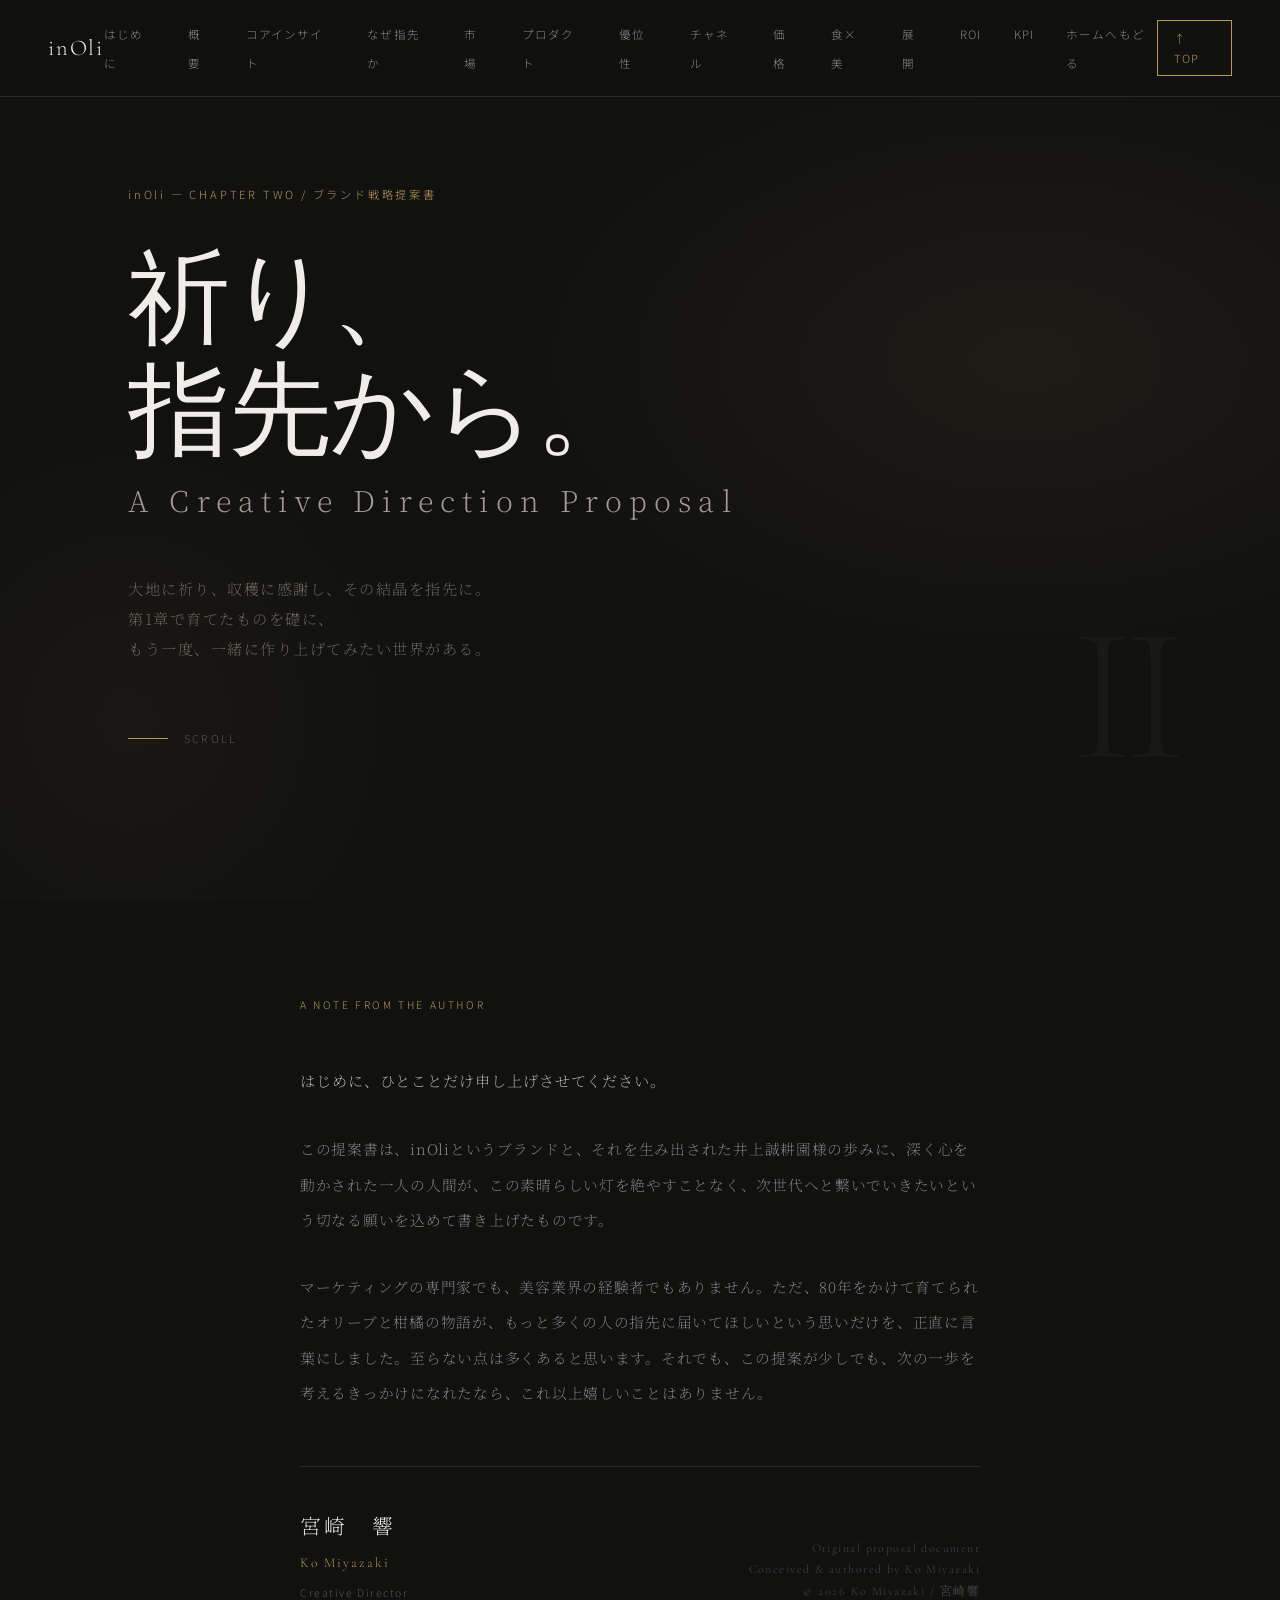
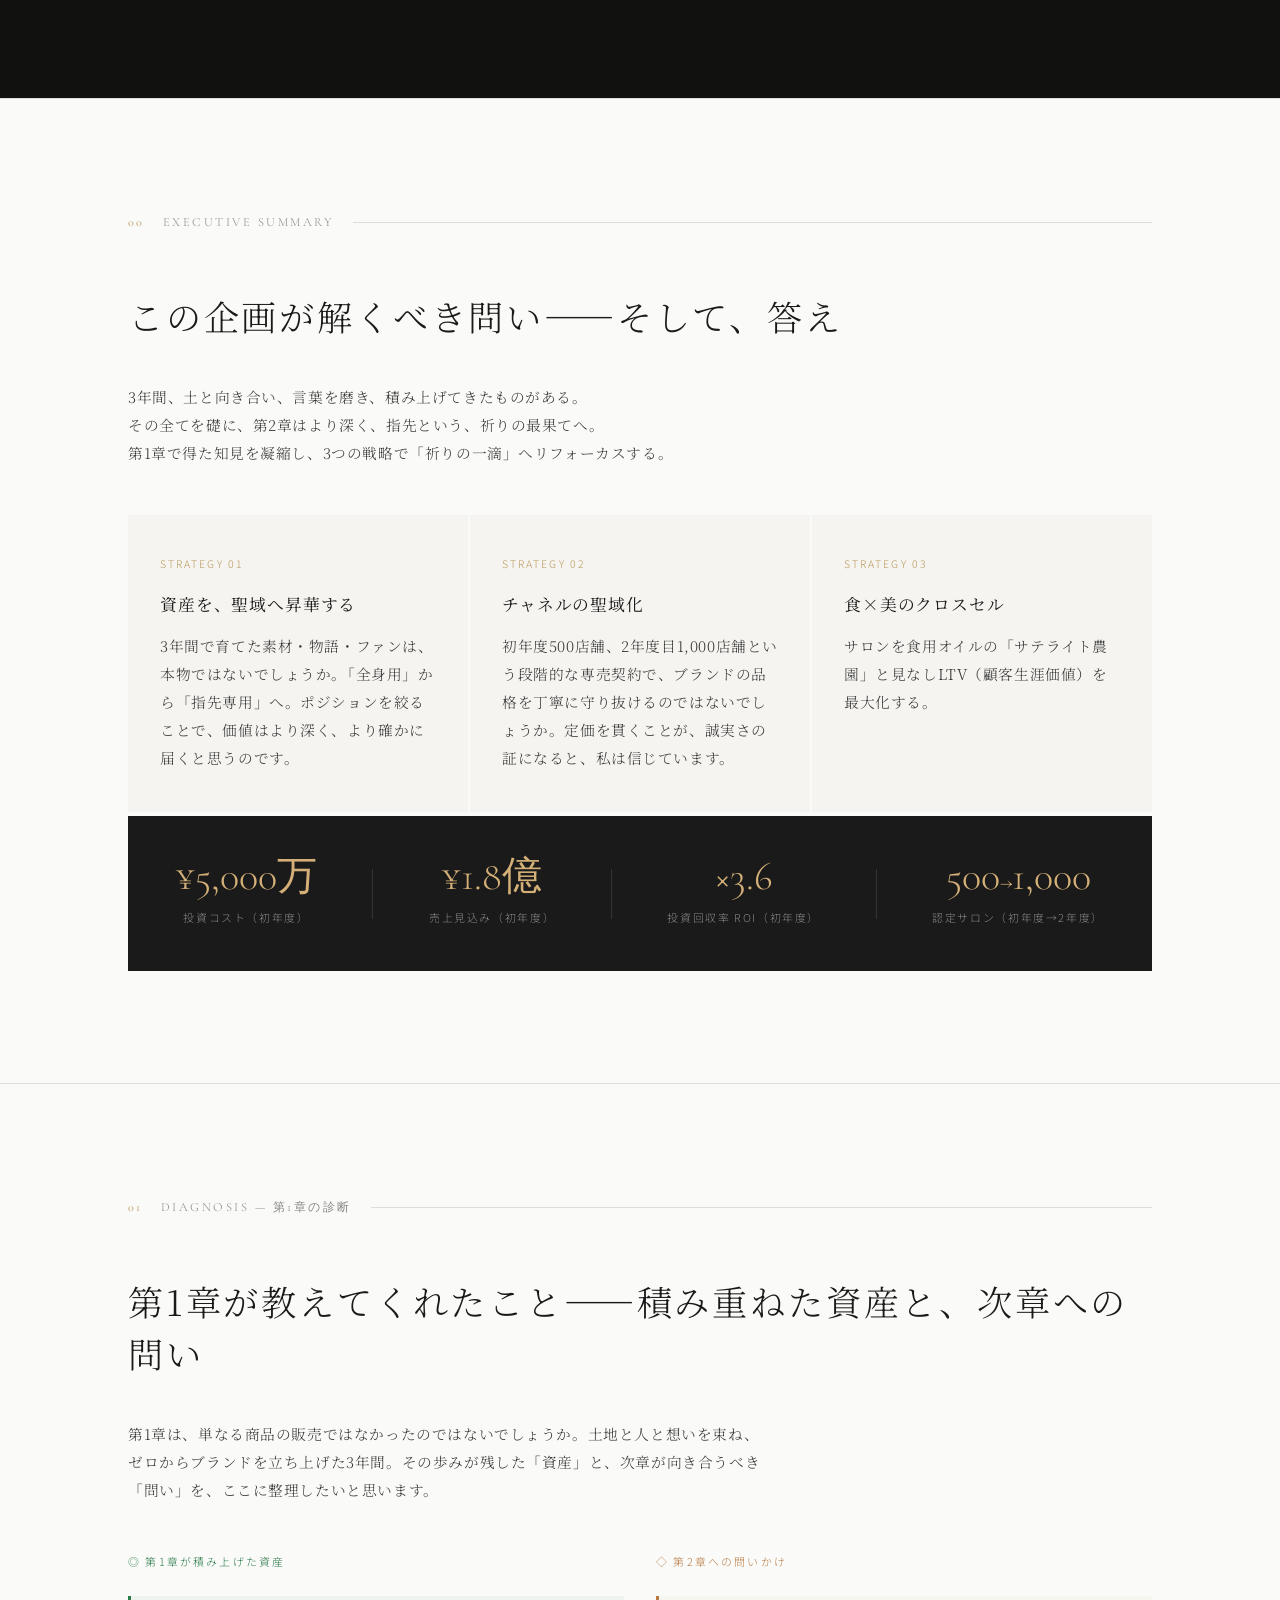
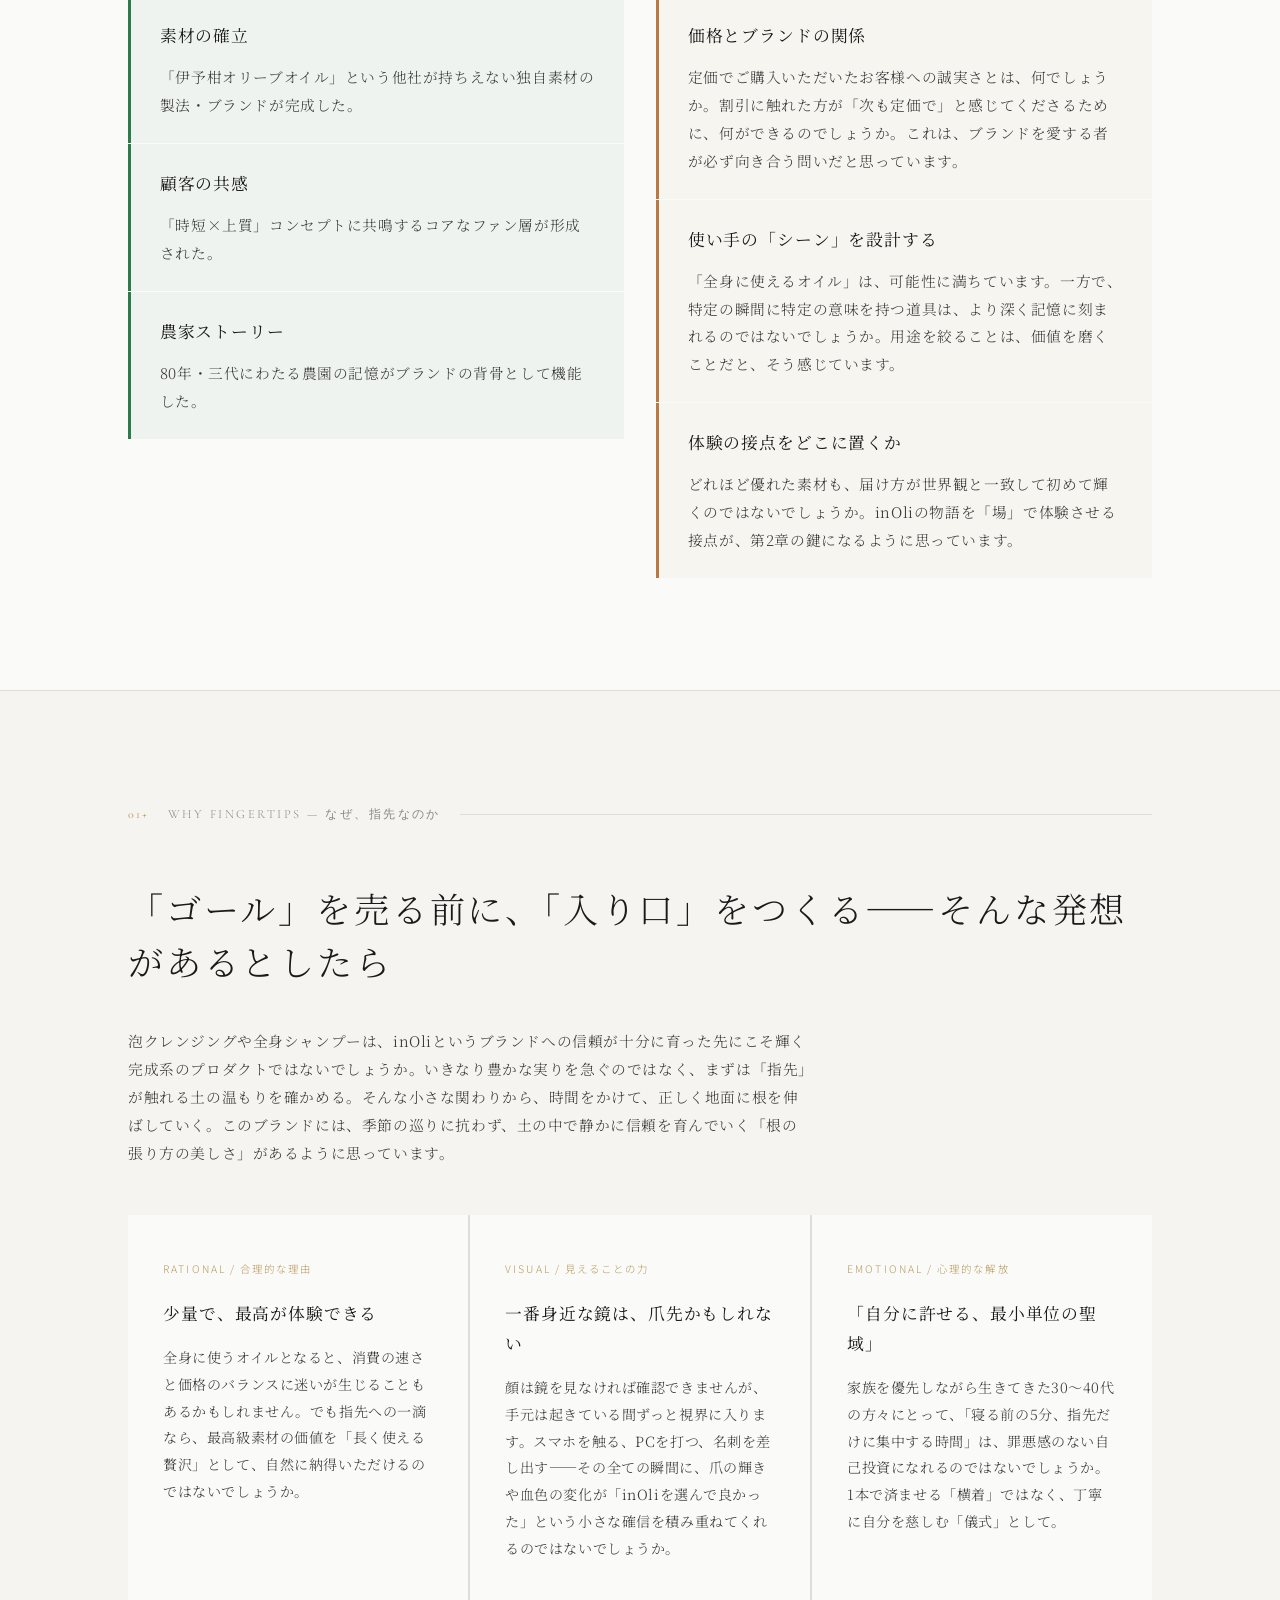
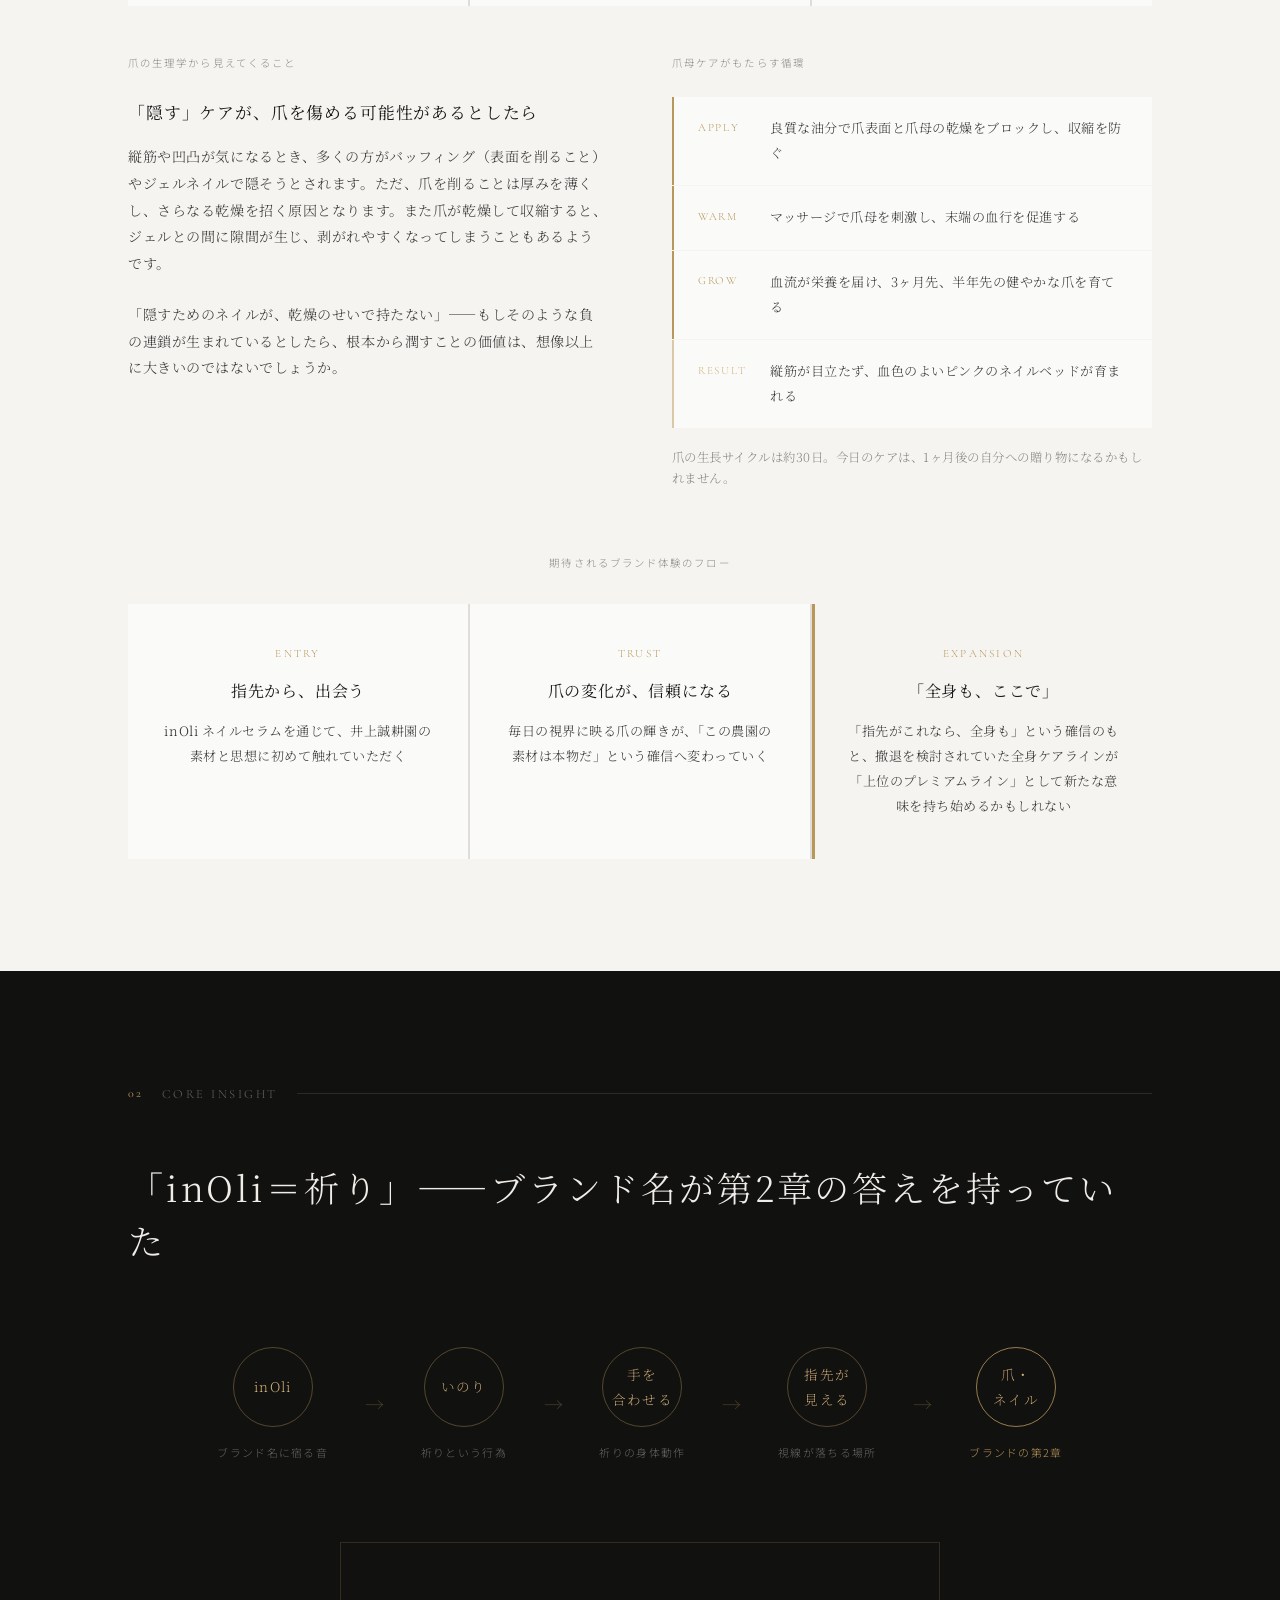
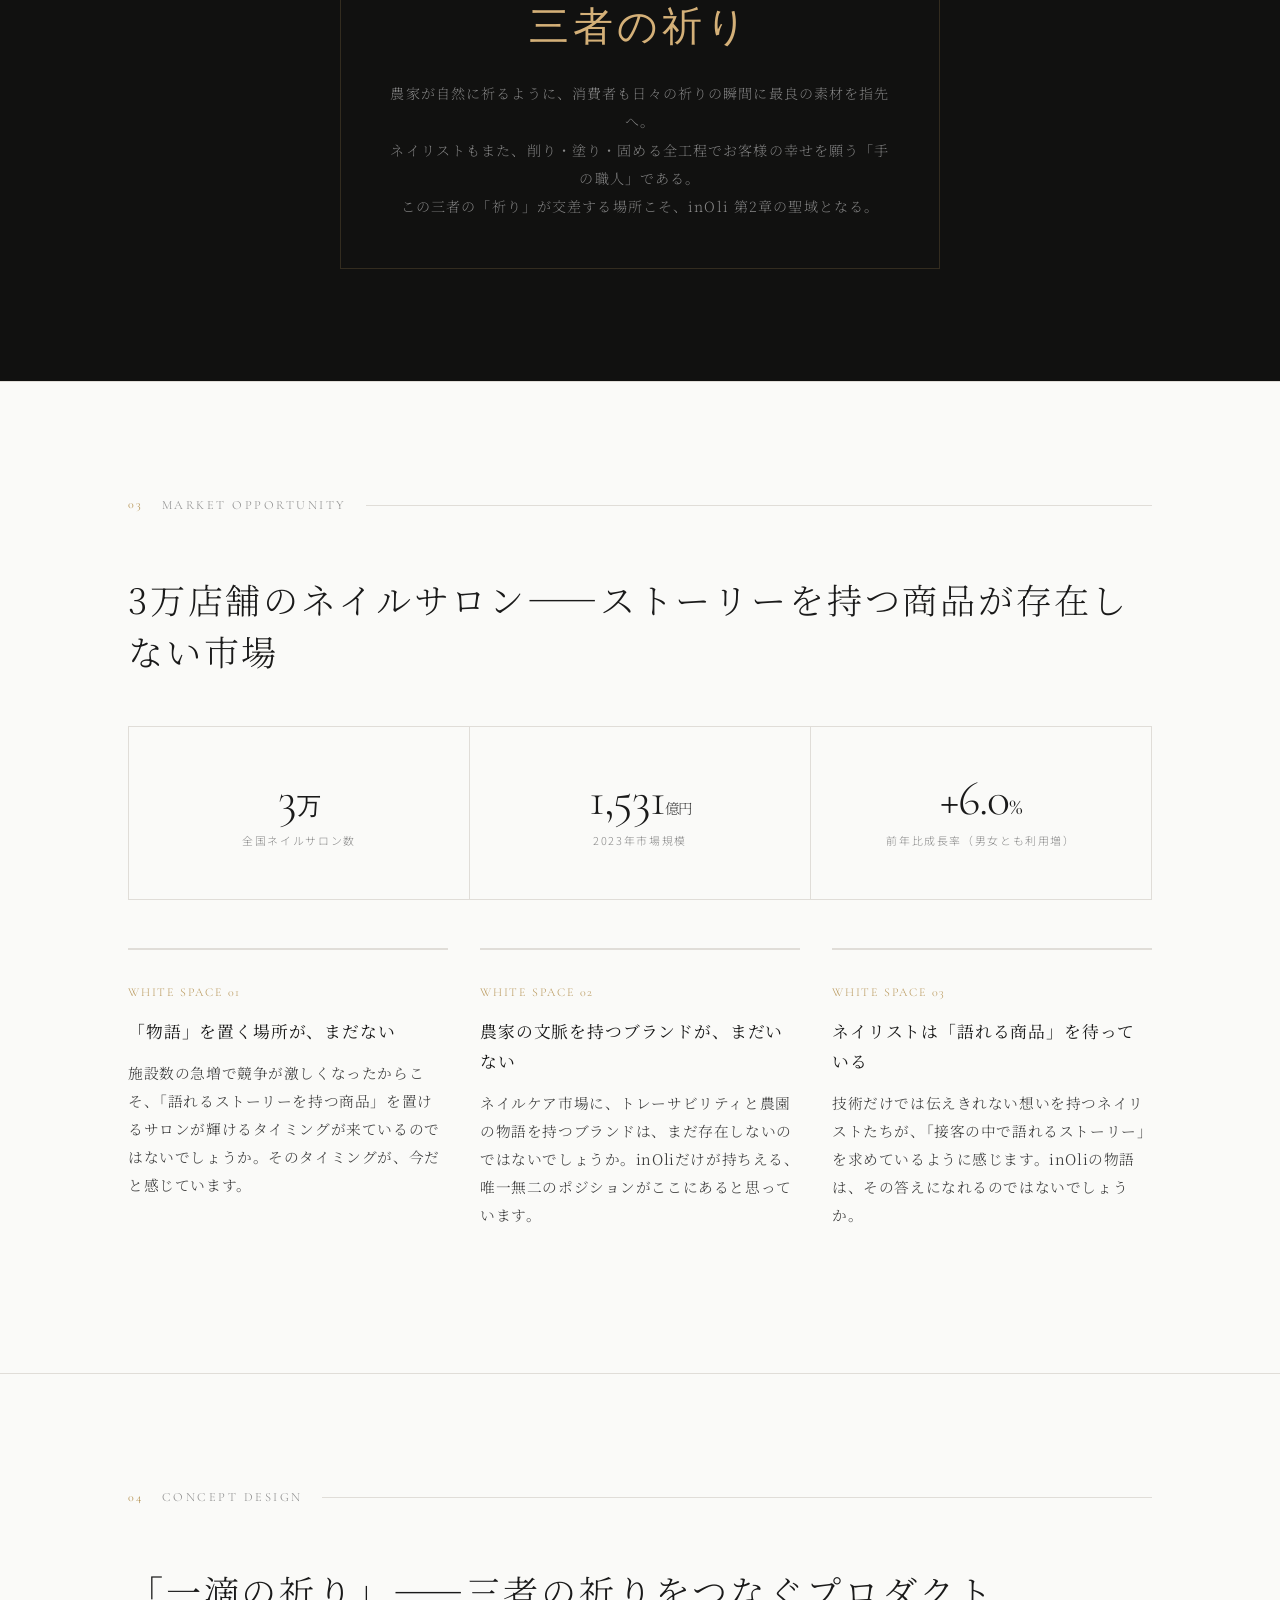
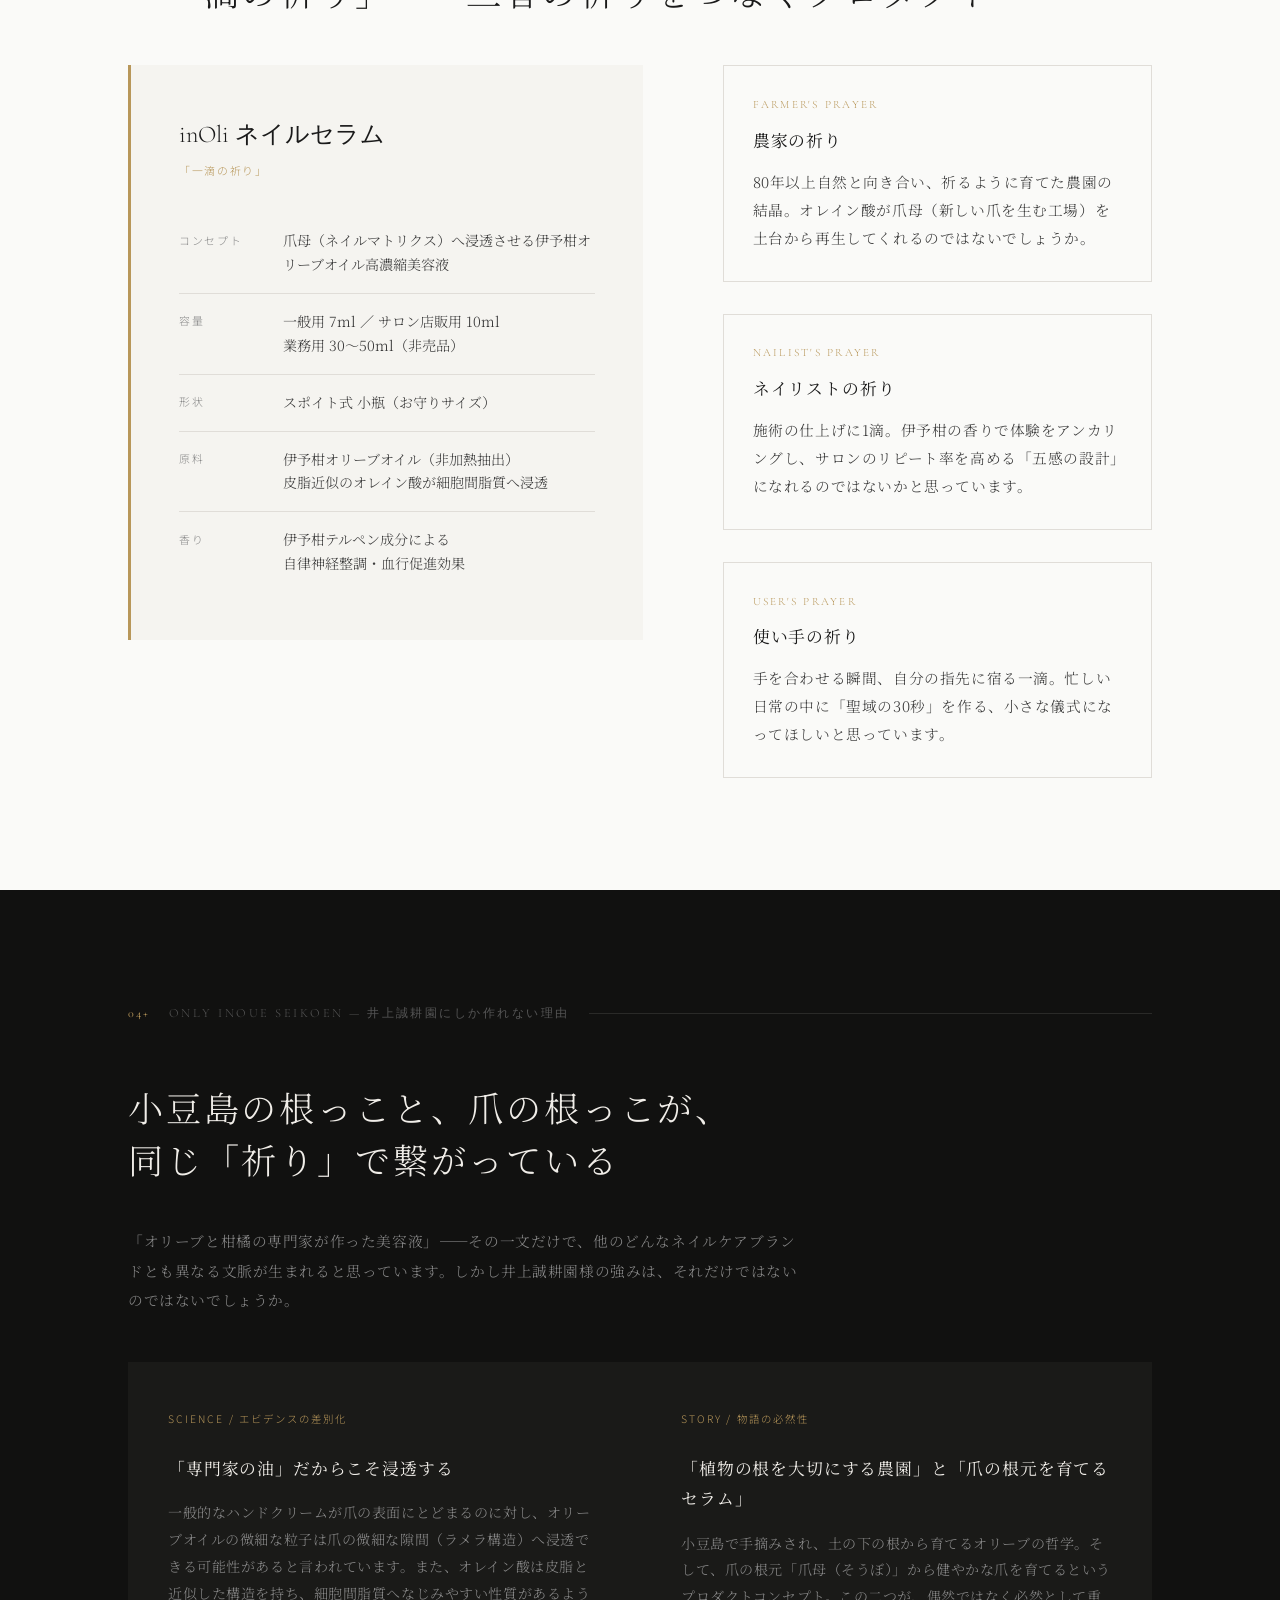
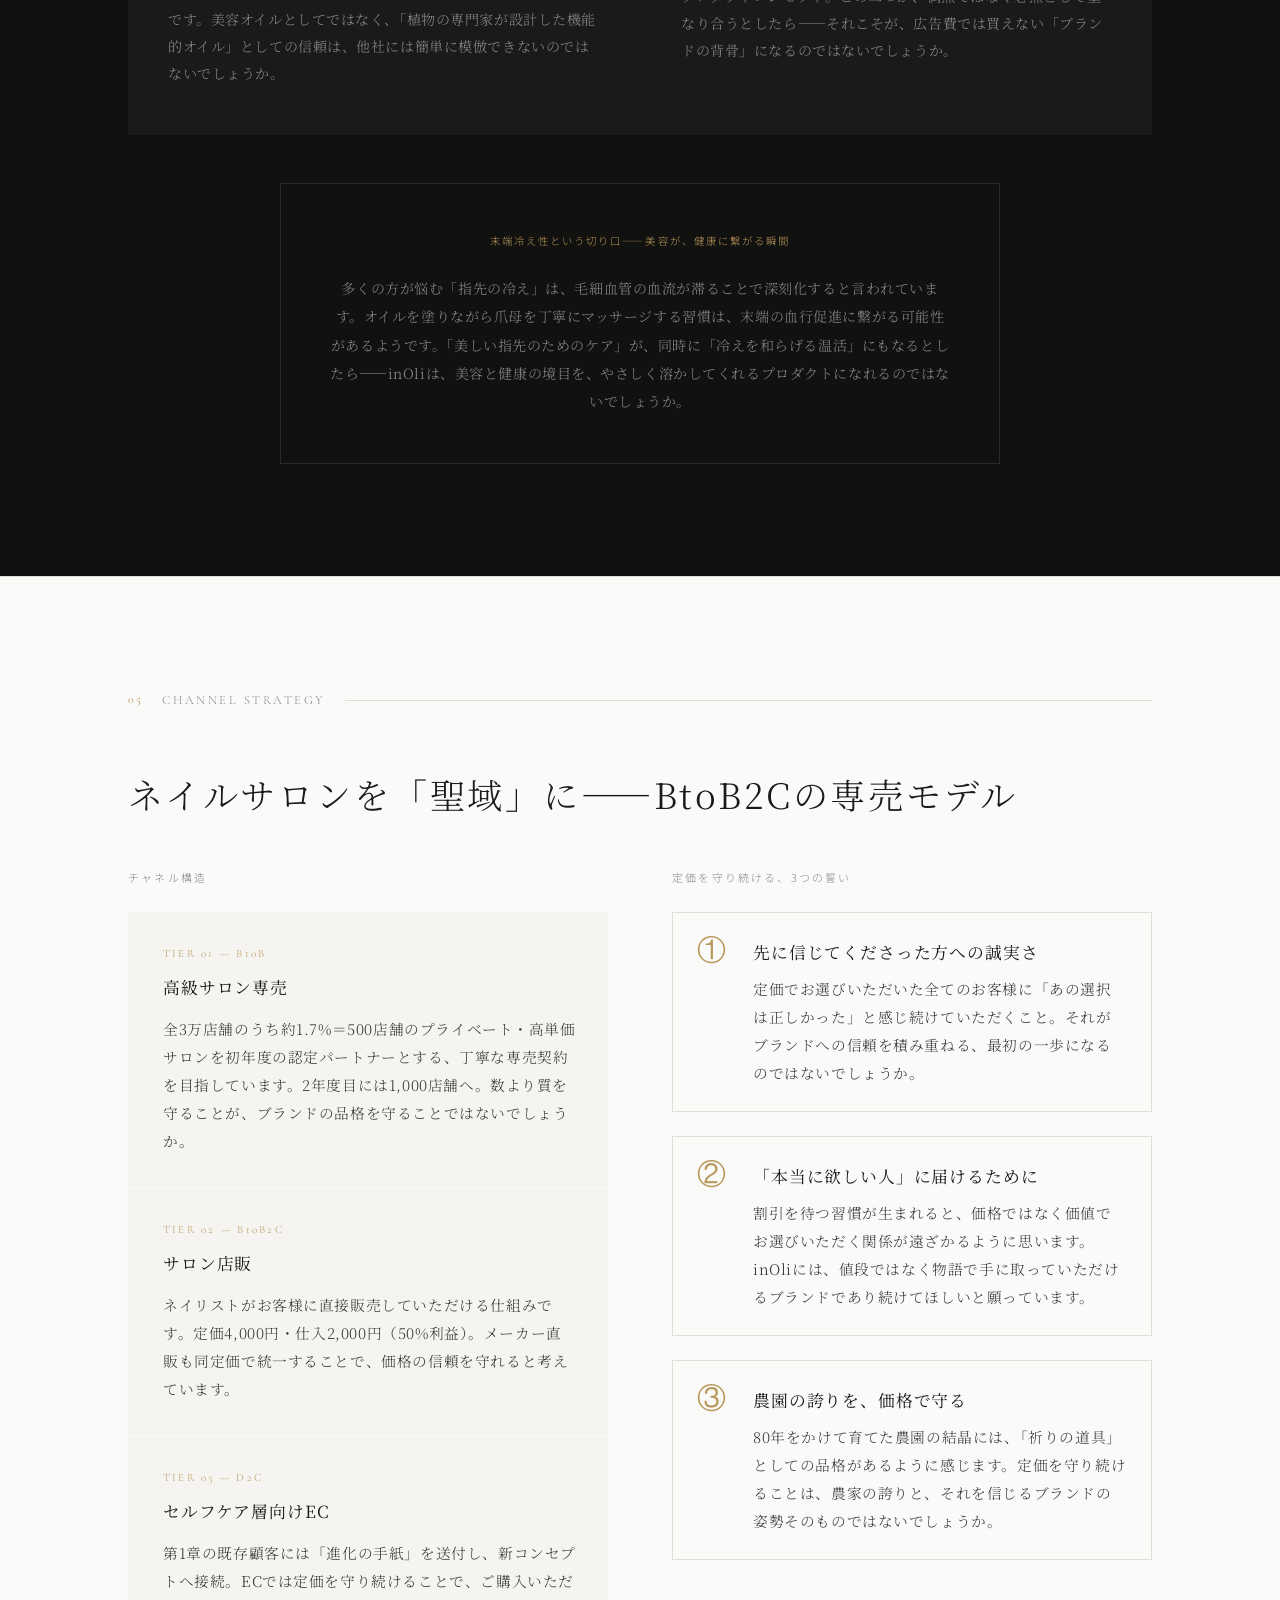
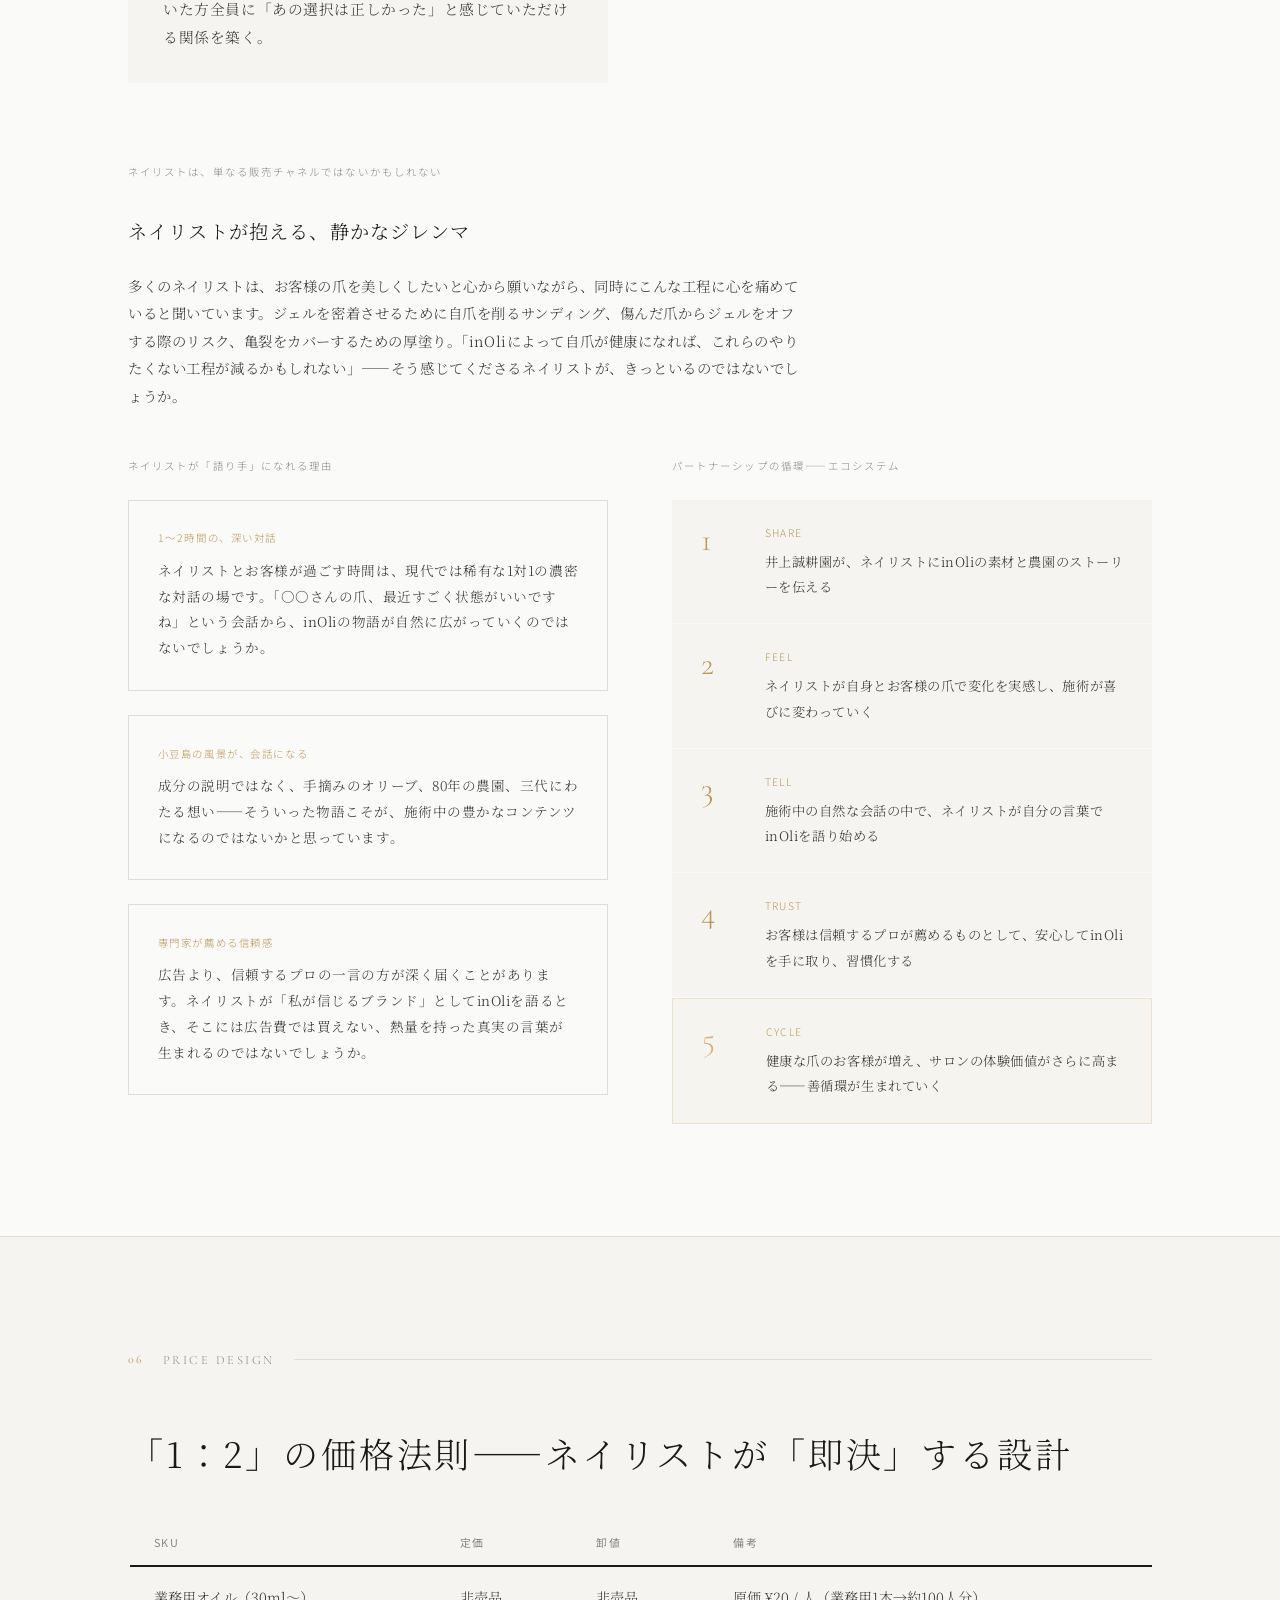
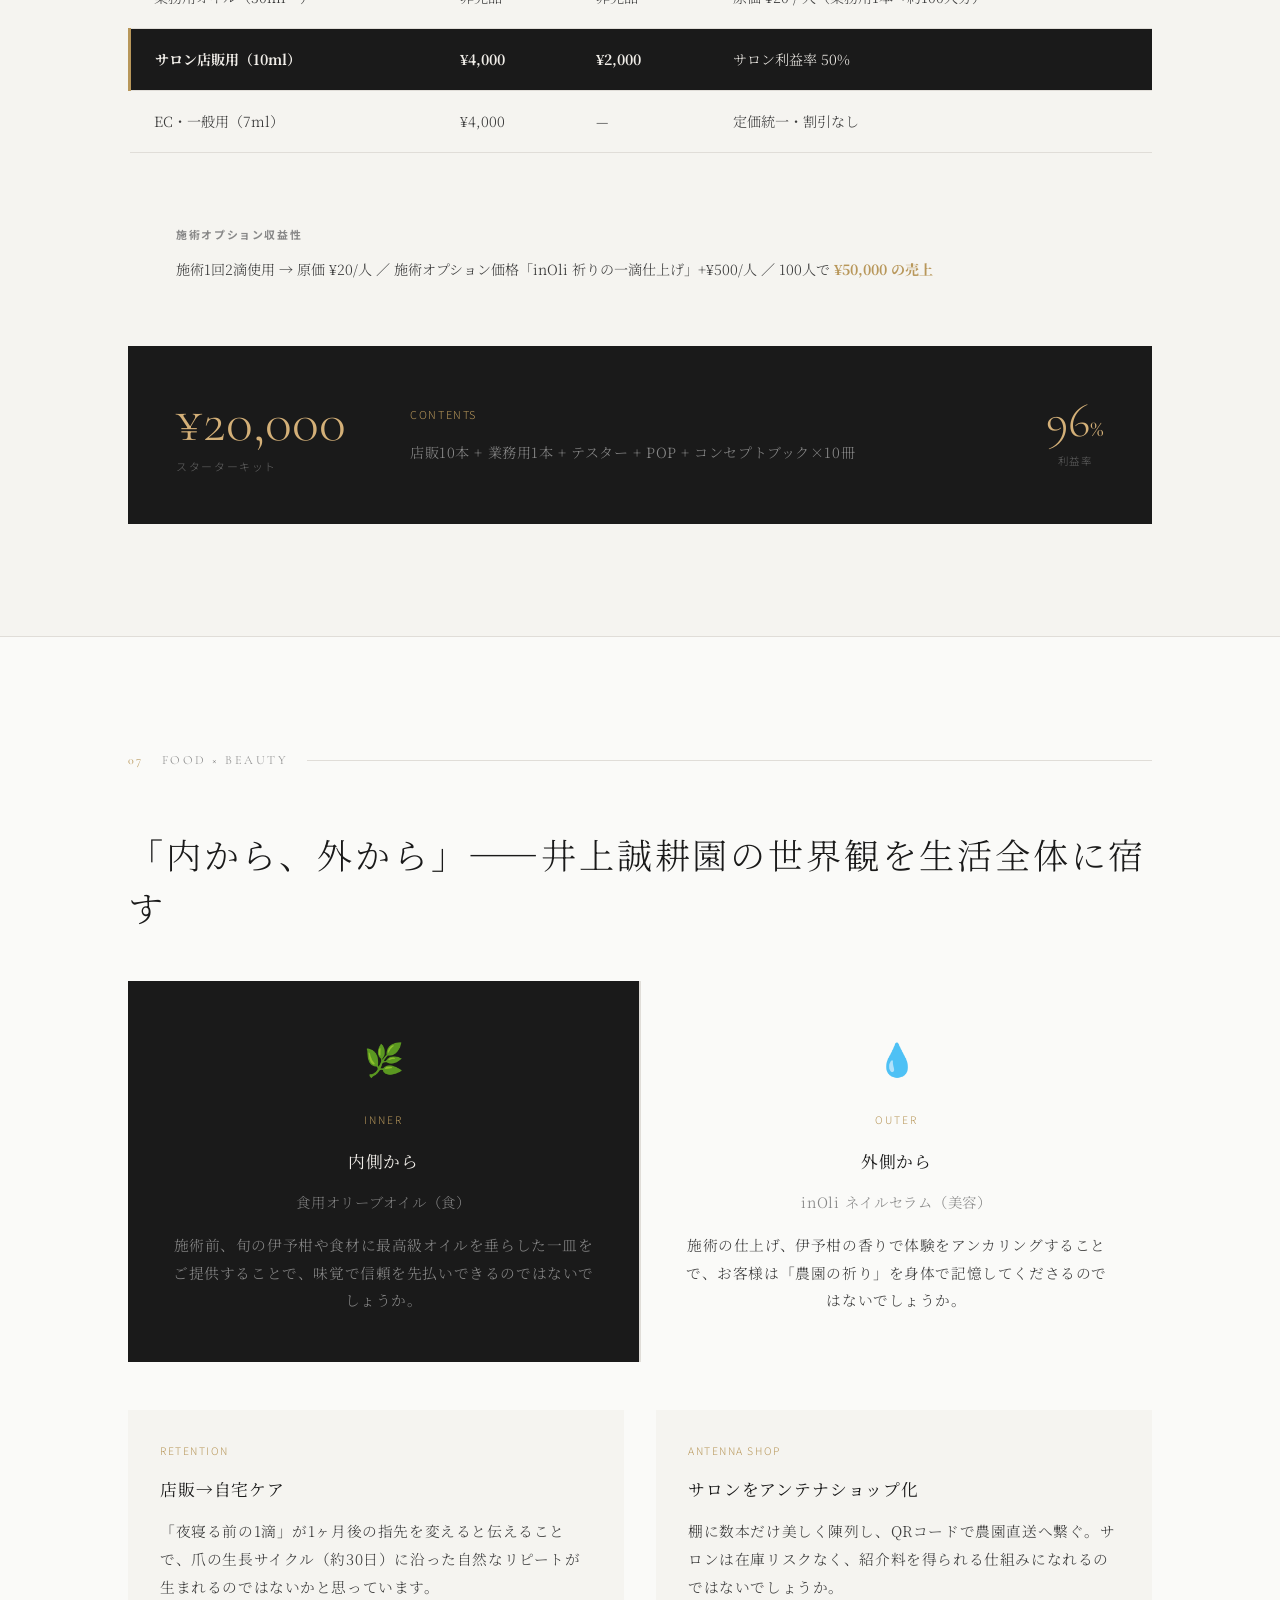
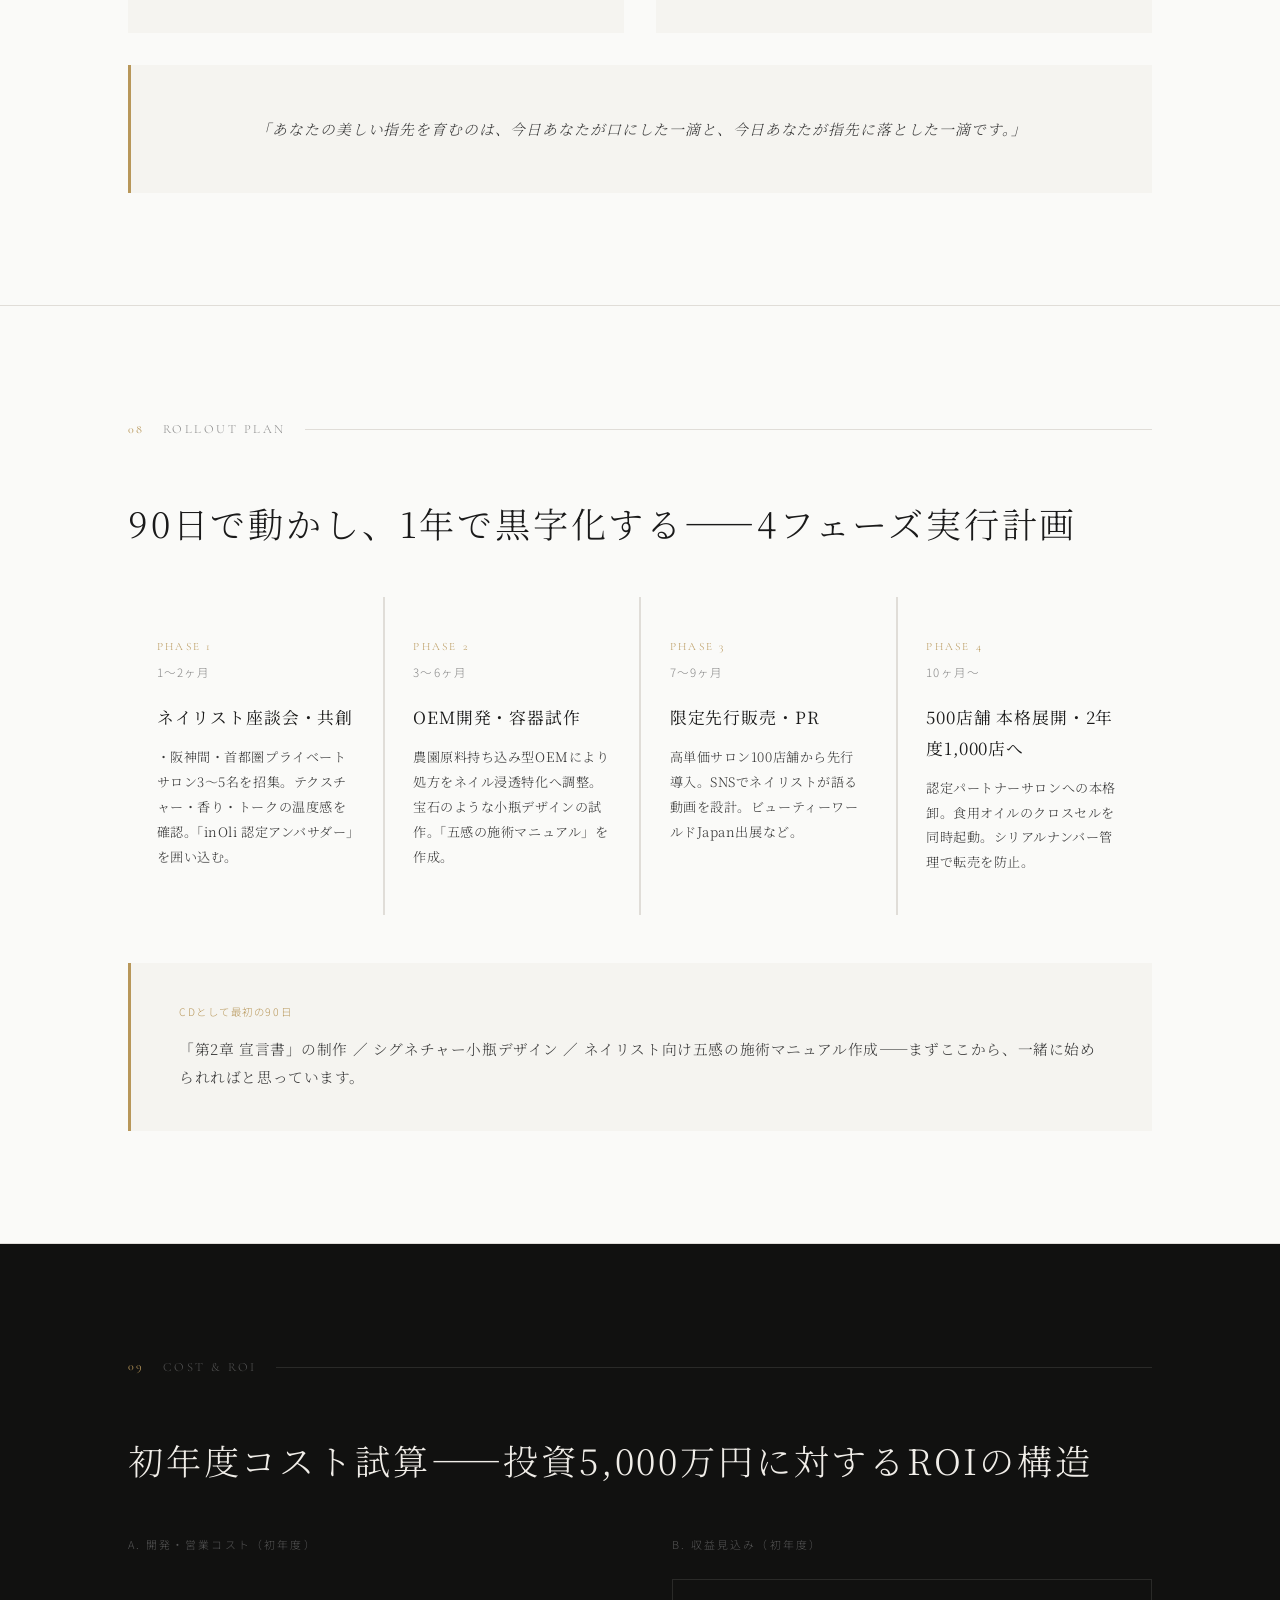
<file: site02/nouse/inoli.html>
<!DOCTYPE html>
<html lang="ja">
<head>
<meta charset="UTF-8">
<meta name="robots" content="noindex,nofollow">
<meta name="viewport" content="width=device-width, initial-scale=1.0">
<meta name="author" content="Ko Miyazaki / 宮崎響">
<meta name="creator" content="Ko Miyazaki — Creative Director">
<meta name="description" content="inOli 第2章 ブランド戦略提案書 — Creative Direction by Ko Miyazaki / 宮崎響">
<meta name="copyright" content="© 2026 Ko Miyazaki / 宮崎響. All rights reserved. This proposal document was conceived and created by Ko Miyazaki as an original work of creative direction.">
<meta name="date" content="2026-03-02">
<title>inOli 第2章 — 祈り、指先から。</title>
<link rel="preconnect" href="https://fonts.googleapis.com">
<link rel="preconnect" href="https://fonts.gstatic.com" crossorigin>
<link href="https://fonts.googleapis.com/css2?family=Cormorant+Garamond:ital,wght@0,300;0,400;0,600;1,300;1,400&family=Noto+Serif+JP:wght@200;300;400&family=Noto+Sans+JP:wght@300;400&display=swap" rel="stylesheet">
<style>
  :root {
    --ink: #1a1a1a;
    --ink-soft: #3a3a3a;
    --ink-muted: #888;
    --bg: #fafaf8;
    --bg-warm: #f5f4f0;
    --bg-dark: #111110;
    --gold: #b8975a;
    --gold-light: #d4b078;
    --line: #e0ddd8;
    --line-dark: #2a2a28;
    --serif-en: 'Cormorant Garamond', serif;
    --serif-ja: 'Noto Serif JP', serif;
    --sans-ja: 'Noto Sans JP', sans-serif;
  }

  * { margin: 0; padding: 0; box-sizing: border-box; }

  html { scroll-behavior: smooth; font-size: 16px; }

  body {
    background: var(--bg);
    color: var(--ink);
    font-family: var(--serif-ja);
    font-weight: 300;
    line-height: 1.8;
    overflow-x: hidden;
  }

  /* ── NAV ── */
  nav {
    position: fixed;
    top: 0; left: 0; right: 0;
    z-index: 100;
    display: flex;
    justify-content: space-between;
    align-items: center;
    padding: 1.2rem 3rem;
    background: rgba(250,250,248,0.92);
    backdrop-filter: blur(12px);
    border-bottom: 1px solid var(--line);
    transition: all 0.3s ease;
  }

  nav.dark {
    background: rgba(17,17,16,0.92);
    border-bottom: 1px solid var(--line-dark);
  }

  .nav-logo {
    font-family: var(--serif-en);
    font-size: 1.4rem;
    font-weight: 300;
    letter-spacing: 0.08em;
    color: var(--ink);
    text-decoration: none;
  }

  nav.dark .nav-logo { color: #f0ede8; }

  .nav-links {
    display: flex;
    gap: 2rem;
    list-style: none;
  }

  .nav-links a {
    font-family: var(--sans-ja);
    font-size: 0.72rem;
    letter-spacing: 0.1em;
    color: var(--ink-muted);
    text-decoration: none;
    transition: color 0.2s;
  }

  nav.dark .nav-links a { color: #888; }
  .nav-links a:hover { color: var(--gold); }

  .nav-top-btn {
    font-family: var(--sans-ja);
    font-size: 0.7rem;
    letter-spacing: 0.12em;
    color: var(--gold);
    text-decoration: none;
    border: 1px solid var(--gold);
    padding: 0.4rem 1rem;
    transition: all 0.2s;
  }

  .nav-top-btn:hover {
    background: var(--gold);
    color: #fff;
  }

  /* ── HERO ── */
  .hero {
    min-height: 100vh;
    background: var(--bg-dark);
    display: flex;
    flex-direction: column;
    justify-content: center;
    align-items: flex-start;
    padding: 8rem 10% 6rem;
    position: relative;
    overflow: hidden;
  }

  .hero::before {
    content: '';
    position: absolute;
    inset: 0;
    background:
      radial-gradient(ellipse 60% 50% at 80% 40%, rgba(184,151,90,0.08) 0%, transparent 70%),
      radial-gradient(ellipse 40% 60% at 10% 80%, rgba(184,151,90,0.05) 0%, transparent 60%);
  }

  .hero-sub {
    font-family: var(--sans-ja);
    font-size: 0.7rem;
    letter-spacing: 0.25em;
    color: var(--gold);
    margin-bottom: 2.5rem;
    opacity: 0;
    animation: fadeUp 0.8s ease 0.3s forwards;
  }

  .hero-title {
    font-family: var(--serif-en);
    font-size: clamp(3.5rem, 8vw, 7rem);
    font-weight: 300;
    line-height: 1.1;
    color: #f0ede8;
    letter-spacing: -0.01em;
    margin-bottom: 0.3rem;
    opacity: 0;
    animation: fadeUp 0.8s ease 0.5s forwards;
  }

  .hero-title-ja {
    font-family: var(--serif-ja);
    font-size: clamp(1.1rem, 2.5vw, 1.8rem);
    font-weight: 200;
    color: #a09a90;
    letter-spacing: 0.25em;
    margin-bottom: 3rem;
    opacity: 0;
    animation: fadeUp 0.8s ease 0.7s forwards;
  }

  .hero-desc {
    font-family: var(--serif-ja);
    font-size: 0.95rem;
    font-weight: 200;
    color: #706a62;
    letter-spacing: 0.1em;
    line-height: 2;
    max-width: 440px;
    margin-bottom: 4rem;
    opacity: 0;
    animation: fadeUp 0.8s ease 0.9s forwards;
  }

  .hero-scroll {
    display: flex;
    align-items: center;
    gap: 1rem;
    color: #555;
    font-family: var(--sans-ja);
    font-size: 0.68rem;
    letter-spacing: 0.2em;
    opacity: 0;
    animation: fadeUp 0.8s ease 1.1s forwards;
  }

  .hero-scroll-line {
    width: 40px;
    height: 1px;
    background: var(--gold);
    animation: expandLine 1.2s ease 1.4s both;
  }

  .hero-chapter-num {
    position: absolute;
    right: 8%;
    bottom: 12%;
    font-family: var(--serif-en);
    font-size: clamp(6rem, 15vw, 14rem);
    font-weight: 300;
    color: rgba(255,255,255,0.03);
    line-height: 1;
    user-select: none;
    letter-spacing: -0.05em;
  }

  /* ── SECTIONS ── */
  section {
    padding: 7rem 10%;
    position: relative;
  }

  section + section {
    border-top: 1px solid var(--line);
  }

  .section-label {
    display: flex;
    align-items: center;
    gap: 1.2rem;
    margin-bottom: 3.5rem;
  }

  .section-num {
    font-family: var(--serif-en);
    font-size: 0.75rem;
    font-weight: 400;
    letter-spacing: 0.15em;
    color: var(--gold);
  }

  .section-title-en {
    font-family: var(--serif-en);
    font-size: 0.78rem;
    letter-spacing: 0.2em;
    color: var(--ink-muted);
  }

  .section-divider {
    flex: 1;
    height: 1px;
    background: var(--line);
  }

  h2 {
    font-family: var(--serif-ja);
    font-size: clamp(1.4rem, 3vw, 2.2rem);
    font-weight: 300;
    letter-spacing: 0.08em;
    line-height: 1.5;
    color: var(--ink);
    margin-bottom: 2.5rem;
  }

  h3 {
    font-family: var(--serif-ja);
    font-size: 1.05rem;
    font-weight: 400;
    letter-spacing: 0.05em;
    color: var(--ink);
    margin-bottom: 0.8rem;
  }

  p {
    font-size: 0.92rem;
    color: var(--ink-soft);
    line-height: 1.9;
    letter-spacing: 0.04em;
  }

  /* ── EXECUTIVE SUMMARY ── */
  .summary-grid {
    display: grid;
    grid-template-columns: repeat(3, 1fr);
    gap: 2px;
    margin-top: 3rem;
  }

  .summary-card {
    background: var(--bg-warm);
    padding: 2.5rem 2rem;
    position: relative;
    overflow: hidden;
    transition: transform 0.3s ease;
  }

  .summary-card:hover { transform: translateY(-4px); }

  .summary-card::before {
    content: '';
    position: absolute;
    top: 0; left: 0;
    width: 3px; height: 100%;
    background: var(--gold);
    opacity: 0;
    transition: opacity 0.3s;
  }

  .summary-card:hover::before { opacity: 1; }

  .card-tag {
    font-family: var(--sans-ja);
    font-size: 0.65rem;
    letter-spacing: 0.2em;
    color: var(--gold);
    margin-bottom: 1rem;
    display: block;
  }

  .summary-roi {
    grid-column: 1 / -1;
    background: var(--ink);
    color: #f0ede8;
    padding: 2.5rem 3rem;
    display: flex;
    align-items: center;
    justify-content: space-between;
    gap: 2rem;
    flex-wrap: wrap;
    margin-top: 2px;
  }

  .roi-item {
    text-align: center;
  }

  .roi-num {
    font-family: var(--serif-en);
    font-size: 2.5rem;
    font-weight: 300;
    color: var(--gold-light);
    display: block;
    line-height: 1;
    margin-bottom: 0.4rem;
  }

  .roi-label {
    font-family: var(--sans-ja);
    font-size: 0.68rem;
    letter-spacing: 0.15em;
    color: #888;
  }

  .roi-divider {
    width: 1px;
    height: 50px;
    background: #333;
  }

  /* ── INSIGHT ── */
  .insight-section {
    background: var(--bg-dark);
    color: #f0ede8;
  }

  .insight-section h2 { color: #f0ede8; }

  .insight-flow {
    display: flex;
    align-items: center;
    gap: 0;
    flex-wrap: wrap;
    margin: 3rem 0;
    justify-content: center;
  }

  .insight-node {
    text-align: center;
    padding: 2rem 1.8rem;
    position: relative;
    min-width: 140px;
  }

  .node-circle {
    width: 80px;
    height: 80px;
    border: 1px solid rgba(184,151,90,0.4);
    border-radius: 50%;
    display: flex;
    align-items: center;
    justify-content: center;
    margin: 0 auto 1rem;
    font-family: var(--serif-ja);
    font-size: 0.85rem;
    font-weight: 200;
    color: var(--gold-light);
    letter-spacing: 0.1em;
    transition: all 0.3s;
  }

  .insight-node:hover .node-circle {
    background: rgba(184,151,90,0.1);
    border-color: var(--gold);
  }

  .node-label {
    font-family: var(--sans-ja);
    font-size: 0.68rem;
    color: #666;
    letter-spacing: 0.12em;
  }

  .insight-arrow {
    font-size: 1.2rem;
    color: rgba(184,151,90,0.3);
    padding: 0 0.5rem;
  }

  .insight-center {
    text-align: center;
    padding: 3rem;
    border: 1px solid rgba(184,151,90,0.2);
    max-width: 600px;
    margin: 0 auto;
  }

  .insight-center-title {
    font-family: var(--serif-en);
    font-size: 2.5rem;
    font-weight: 300;
    color: var(--gold-light);
    letter-spacing: 0.1em;
    margin-bottom: 1rem;
  }

  .insight-quote {
    font-family: var(--serif-ja);
    font-size: 0.88rem;
    font-weight: 200;
    color: #888;
    line-height: 2;
    letter-spacing: 0.08em;
  }

  /* ── MARKET ── */
  .market-stats {
    display: grid;
    grid-template-columns: repeat(3, 1fr);
    gap: 1px;
    background: var(--line);
    border: 1px solid var(--line);
    margin: 3rem 0;
  }

  .stat-box {
    background: var(--bg);
    padding: 3rem 2rem;
    text-align: center;
  }

  .stat-num {
    font-family: var(--serif-en);
    font-size: 3rem;
    font-weight: 300;
    color: var(--ink);
    display: block;
    line-height: 1;
    margin-bottom: 0.3rem;
    letter-spacing: -0.02em;
  }

  .stat-unit {
    font-family: var(--serif-ja);
    font-size: 0.9rem;
    font-weight: 300;
    color: var(--ink-soft);
  }

  .stat-label {
    font-family: var(--sans-ja);
    font-size: 0.68rem;
    letter-spacing: 0.15em;
    color: var(--ink-muted);
    display: block;
    margin-top: 0.5rem;
  }

  .market-white {
    display: grid;
    grid-template-columns: repeat(3, 1fr);
    gap: 2rem;
    margin-top: 3rem;
  }

  .white-item {
    padding: 2rem 0;
    border-top: 2px solid var(--line);
    transition: border-color 0.3s;
  }

  .white-item:hover { border-top-color: var(--gold); }

  .white-num {
    font-family: var(--serif-en);
    font-size: 0.75rem;
    color: var(--gold);
    letter-spacing: 0.15em;
    display: block;
    margin-bottom: 0.8rem;
  }

  /* ── CONCEPT ── */
  .concept-layout {
    display: grid;
    grid-template-columns: 1.2fr 1fr;
    gap: 5rem;
    align-items: start;
    margin-top: 3rem;
  }

  .product-spec {
    background: var(--bg-warm);
    padding: 3rem;
    border-left: 3px solid var(--gold);
  }

  .spec-row {
    display: flex;
    gap: 1.5rem;
    padding: 1rem 0;
    border-bottom: 1px solid var(--line);
    font-size: 0.88rem;
  }

  .spec-row:last-child { border-bottom: none; }

  .spec-key {
    font-family: var(--sans-ja);
    font-size: 0.68rem;
    letter-spacing: 0.15em;
    color: var(--ink-muted);
    min-width: 80px;
    padding-top: 0.1rem;
  }

  .spec-val {
    color: var(--ink-soft);
    line-height: 1.7;
    font-weight: 300;
  }

  .prayer-trio {
    display: flex;
    flex-direction: column;
    gap: 2rem;
  }

  .prayer-item {
    padding: 1.8rem;
    border: 1px solid var(--line);
    position: relative;
    overflow: hidden;
    transition: all 0.3s;
  }

  .prayer-item:hover {
    border-color: var(--gold);
    background: rgba(184,151,90,0.02);
  }

  .prayer-icon {
    font-family: var(--serif-en);
    font-size: 0.7rem;
    letter-spacing: 0.2em;
    color: var(--gold);
    margin-bottom: 0.6rem;
    display: block;
  }

  /* ── CHANNEL ── */
  .channel-grid {
    display: grid;
    grid-template-columns: 1fr 1fr;
    gap: 4rem;
    margin-top: 3rem;
  }

  .channel-list {
    display: flex;
    flex-direction: column;
    gap: 1px;
  }

  .channel-item {
    background: var(--bg-warm);
    padding: 2rem;
    border-left: 3px solid transparent;
    transition: all 0.3s;
  }

  .channel-item:hover {
    border-left-color: var(--gold);
  }

  .channel-rank {
    font-family: var(--serif-en);
    font-size: 0.7rem;
    color: var(--gold);
    letter-spacing: 0.2em;
    margin-bottom: 0.5rem;
    display: block;
  }

  .no-discount {
    display: flex;
    flex-direction: column;
    gap: 1.5rem;
  }

  .nd-item {
    display: flex;
    gap: 1.5rem;
    align-items: flex-start;
    padding: 1.5rem;
    border: 1px solid var(--line);
  }

  .nd-num {
    font-family: var(--serif-en);
    font-size: 1.8rem;
    font-weight: 300;
    color: var(--gold);
    line-height: 1;
    min-width: 2rem;
  }

  /* ── PRICE TABLE ── */
  .price-section { background: var(--bg-warm); }

  .price-table {
    width: 100%;
    border-collapse: collapse;
    margin: 2.5rem 0;
    font-size: 0.88rem;
  }

  .price-table th {
    font-family: var(--sans-ja);
    font-size: 0.68rem;
    letter-spacing: 0.15em;
    color: var(--ink-muted);
    padding: 0.8rem 1.5rem;
    text-align: left;
    border-bottom: 2px solid var(--ink);
    font-weight: 400;
  }

  .price-table td {
    padding: 1.2rem 1.5rem;
    border-bottom: 1px solid var(--line);
    color: var(--ink-soft);
    vertical-align: top;
    line-height: 1.6;
  }

  .price-table tr:hover td { background: rgba(184,151,90,0.04); }

  .price-highlight td {
    background: var(--ink);
    color: #f0ede8;
  }

  .price-highlight td:first-child {
    border-left: 3px solid var(--gold);
  }

  .starter-box {
    background: var(--ink);
    color: #f0ede8;
    padding: 3rem;
    display: flex;
    gap: 4rem;
    align-items: center;
    flex-wrap: wrap;
    margin-top: 2rem;
  }

  .starter-num {
    font-family: var(--serif-en);
    font-size: 3.5rem;
    font-weight: 300;
    color: var(--gold-light);
    display: block;
    line-height: 1;
  }

  /* ── FOOD × BEAUTY ── */
  .food-beauty {
    display: grid;
    grid-template-columns: 1fr 1fr;
    gap: 2px;
    margin: 3rem 0;
    background: var(--line);
  }

  .fb-panel {
    background: var(--bg);
    padding: 3rem 2.5rem;
    text-align: center;
  }

  .fb-panel.dark {
    background: var(--ink);
    color: #f0ede8;
  }

  .fb-panel.dark h3 { color: #f0ede8; }
  .fb-panel.dark p { color: #888; }

  .fb-label {
    font-family: var(--sans-ja);
    font-size: 0.65rem;
    letter-spacing: 0.2em;
    color: var(--gold);
    margin-bottom: 1rem;
    display: block;
  }

  .fb-icon {
    font-size: 2rem;
    margin-bottom: 1.5rem;
    display: block;
  }

  .cycle-quote {
    text-align: center;
    padding: 3rem;
    background: var(--bg-warm);
    font-family: var(--serif-ja);
    font-size: 0.92rem;
    font-weight: 300;
    color: var(--ink-soft);
    line-height: 2.2;
    letter-spacing: 0.06em;
    border-left: 3px solid var(--gold);
    font-style: italic;
    margin-top: 2rem;
  }

  /* ── ROADMAP ── */
  .roadmap {
    display: grid;
    grid-template-columns: repeat(4, 1fr);
    gap: 2px;
    background: var(--line);
    margin: 3rem 0;
  }

  .phase {
    background: var(--bg);
    padding: 2.5rem 1.8rem;
    position: relative;
    transition: background 0.3s;
  }

  .phase:hover { background: var(--bg-warm); }

  .phase-num {
    font-family: var(--serif-en);
    font-size: 0.7rem;
    color: var(--gold);
    letter-spacing: 0.2em;
    margin-bottom: 0.3rem;
    display: block;
  }

  .phase-period {
    font-family: var(--sans-ja);
    font-size: 0.72rem;
    color: var(--ink-muted);
    letter-spacing: 0.1em;
    margin-bottom: 1.2rem;
    display: block;
  }

  /* ── ROI ── */
  .roi-section { background: var(--bg-dark); color: #f0ede8; }
  .roi-section h2 { color: #f0ede8; }

  .roi-grid {
    display: grid;
    grid-template-columns: 1fr 1fr;
    gap: 4rem;
    margin-top: 3rem;
  }

  .cost-list {
    display: flex;
    flex-direction: column;
    gap: 1px;
  }

  .cost-item {
    display: flex;
    justify-content: space-between;
    align-items: baseline;
    padding: 1.5rem 0;
    border-bottom: 1px solid var(--line-dark);
    gap: 1rem;
  }

  .cost-name {
    font-family: var(--serif-ja);
    font-size: 0.88rem;
    font-weight: 300;
    color: #c0b9b0;
    line-height: 1.5;
  }

  .cost-sub {
    font-size: 0.72rem;
    color: #555;
    display: block;
    margin-top: 0.3rem;
  }

  .cost-amount {
    font-family: var(--serif-en);
    font-size: 1.1rem;
    font-weight: 300;
    color: var(--gold-light);
    white-space: nowrap;
  }

  .revenue-list {
    display: flex;
    flex-direction: column;
    gap: 1.2rem;
  }

  .rev-item {
    padding: 1.8rem;
    border: 1px solid var(--line-dark);
    display: flex;
    justify-content: space-between;
    align-items: flex-start;
    gap: 1rem;
    transition: border-color 0.3s;
  }

  .rev-item:hover { border-color: var(--gold); }

  .rev-num {
    font-family: var(--serif-en);
    font-size: 1.8rem;
    font-weight: 300;
    color: var(--gold-light);
    display: block;
    line-height: 1;
    margin-bottom: 0.3rem;
  }

  .rev-label {
    font-family: var(--serif-ja);
    font-size: 0.78rem;
    color: #888;
    font-weight: 200;
  }

  .roi-total {
    grid-column: 1 / -1;
    display: flex;
    justify-content: space-between;
    align-items: center;
    padding: 3rem;
    background: rgba(184,151,90,0.06);
    border: 1px solid rgba(184,151,90,0.2);
    flex-wrap: wrap;
    gap: 2rem;
    margin-top: 1rem;
  }

  .roi-total-item { text-align: center; }

  .roi-total-num {
    font-family: var(--serif-en);
    font-size: 3rem;
    font-weight: 300;
    color: var(--gold-light);
    display: block;
    line-height: 1;
  }

  .roi-total-label {
    font-family: var(--sans-ja);
    font-size: 0.68rem;
    color: #666;
    letter-spacing: 0.15em;
    display: block;
    margin-top: 0.5rem;
  }

  /* ── CLOSING ── */
  .closing {
    background: var(--bg-dark);
    min-height: 80vh;
    display: flex;
    flex-direction: column;
    justify-content: center;
    align-items: flex-start;
    padding: 8rem 10%;
    position: relative;
    overflow: hidden;
    border-top: none;
  }

  .closing::before {
    content: '';
    position: absolute;
    inset: 0;
    background: radial-gradient(ellipse 50% 60% at 70% 50%, rgba(184,151,90,0.06) 0%, transparent 70%);
  }

  .closing-label {
    font-family: var(--sans-ja);
    font-size: 0.68rem;
    letter-spacing: 0.25em;
    color: var(--gold);
    margin-bottom: 2rem;
  }

  .closing-title {
    font-family: var(--serif-ja);
    font-size: clamp(2rem, 5vw, 4rem);
    font-weight: 200;
    color: #f0ede8;
    line-height: 1.6;
    letter-spacing: 0.1em;
    margin-bottom: 3rem;
  }

  .closing-title em {
    font-style: normal;
    color: var(--gold-light);
  }

  .closing-bullets {
    list-style: none;
    display: flex;
    flex-direction: column;
    gap: 1.5rem;
    margin-bottom: 4rem;
    max-width: 600px;
  }

  .closing-bullets li {
    display: flex;
    gap: 1.5rem;
    align-items: flex-start;
    font-family: var(--serif-ja);
    font-size: 0.9rem;
    font-weight: 200;
    color: #888;
    line-height: 1.8;
    letter-spacing: 0.04em;
  }

  .closing-bullets li::before {
    content: '—';
    color: var(--gold);
    flex-shrink: 0;
  }

  .closing-footer {
    font-family: var(--sans-ja);
    font-size: 0.68rem;
    letter-spacing: 0.2em;
    color: #444;
    position: absolute;
    bottom: 3rem;
    left: 10%;
  }

  /* ── SCROLL PROGRESS ── */
  .progress-bar {
    position: fixed;
    top: 0; left: 0;
    height: 2px;
    background: var(--gold);
    z-index: 200;
    width: 0%;
    transition: width 0.1s linear;
  }

  /* ── SCROLL TO TOP ── */
  .scroll-top {
    position: fixed;
    bottom: 2.5rem;
    right: 2.5rem;
    z-index: 100;
    width: 48px;
    height: 48px;
    background: var(--bg-dark);
    border: 1px solid var(--line-dark);
    color: #888;
    display: flex;
    align-items: center;
    justify-content: center;
    cursor: pointer;
    font-size: 1rem;
    opacity: 0;
    transform: translateY(10px);
    transition: all 0.3s;
    text-decoration: none;
  }

  .scroll-top.visible {
    opacity: 1;
    transform: translateY(0);
  }

  .scroll-top:hover {
    border-color: var(--gold);
    color: var(--gold);
  }

  /* ── FADE IN ON SCROLL ── */
  .fade-in {
    opacity: 0;
    transform: translateY(20px);
    transition: opacity 0.6s ease, transform 0.6s ease;
  }

  .fade-in.visible {
    opacity: 1;
    transform: translateY(0);
  }

  /* ── ANIMATIONS ── */
  @keyframes fadeUp {
    from { opacity: 0; transform: translateY(16px); }
    to { opacity: 1; transform: translateY(0); }
  }

  @keyframes expandLine {
    from { width: 0; }
    to { width: 40px; }
  }

  /* ── RESPONSIVE ── */
  @media (max-width: 900px) {
    nav { padding: 1rem 1.5rem; }
    .nav-links { display: none; }
    section { padding: 5rem 6%; }
    .hero { padding: 7rem 6% 5rem; }
    .summary-grid, .market-stats, .roadmap { grid-template-columns: 1fr; }
    .concept-layout, .channel-grid, .roi-grid { grid-template-columns: 1fr; gap: 2.5rem; }
    .market-white, .food-beauty { grid-template-columns: 1fr; }
    .summary-roi { flex-direction: column; text-align: center; }
    .roi-divider { width: 80px; height: 1px; }
    .closing { padding: 7rem 6% 5rem; }
  }
</style>
</head>
<body>

<!-- Progress Bar -->
<div class="progress-bar" id="progressBar"></div>

<!-- Navigation -->
<nav id="mainNav">
  <a href="#top" class="nav-logo">inOli</a>
  <ul class="nav-links">
    <li><a href="#letter">はじめに</a></li>
    <li><a href="#summary">概要</a></li>
    <li><a href="#insight">コアインサイト</a></li>
    <li><a href="#why">なぜ指先か</a></li>
    <li><a href="#market">市場</a></li>
    <li><a href="#concept">プロダクト</a></li>
    <li><a href="#uniqueness">優位性</a></li>
    <li><a href="#channel">チャネル</a></li>
    <li><a href="#price">価格</a></li>
    <li><a href="#cross">食×美</a></li>
    <li><a href="#roadmap">展開</a></li>
    <li><a href="#roi">ROI</a></li>
    <li><a href="#kpi">KPI</a></li>
    <li><a href="index.html">ホームへもどる</a></li>
  </ul>
  <a href="#top" class="nav-top-btn">↑ TOP</a>
</nav>

<!-- Hero -->
<section class="hero" id="top">
  <div class="hero-sub">inOli — CHAPTER TWO / ブランド戦略提案書</div>
  <h1 class="hero-title">祈り、<br>指先から。</h1>
  <div class="hero-title-ja">A Creative Direction Proposal</div>
  <p class="hero-desc">大地に祈り、収穫に感謝し、その結晶を指先に。<br>第1章で育てたものを礎に、<br>もう一度、一緒に作り上げてみたい世界がある。</p>
  <div class="hero-scroll">
    <div class="hero-scroll-line"></div>
    <span>SCROLL</span>
  </div>
  <div class="hero-chapter-num">II</div>
</section>

<!-- Letter from Ko Miyazaki -->
<section id="letter" style="background:var(--bg-dark);padding:6rem 10%;border-top:none;">
  <div style="max-width:680px;margin:0 auto;" class="fade-in">
    <div style="font-family:var(--sans-ja);font-size:.65rem;letter-spacing:.25em;color:var(--gold);margin-bottom:3rem;">A NOTE FROM THE AUTHOR</div>

    <p style="font-family:var(--serif-ja);font-size:.95rem;font-weight:200;color:#c0b9b0;line-height:2.4;letter-spacing:.06em;margin-bottom:2rem;">
      はじめに、ひとことだけ申し上げさせてください。
    </p>
    <p style="font-family:var(--serif-ja);font-size:.92rem;font-weight:200;color:#888;line-height:2.4;letter-spacing:.05em;margin-bottom:2rem;">
      この提案書は、inOliというブランドと、それを生み出された井上誠耕園様の歩みに、深く心を動かされた一人の人間が、この素晴らしい灯を絶やすことなく、次世代へと繋いでいきたいという切なる願いを込めて書き上げたものです。
    </p>
    <p style="font-family:var(--serif-ja);font-size:.92rem;font-weight:200;color:#888;line-height:2.4;letter-spacing:.05em;margin-bottom:2rem;">
      マーケティングの専門家でも、美容業界の経験者でもありません。ただ、80年をかけて育てられたオリーブと柑橘の物語が、もっと多くの人の指先に届いてほしいという思いだけを、正直に言葉にしました。至らない点は多くあると思います。それでも、この提案が少しでも、次の一歩を考えるきっかけになれたなら、これ以上嬉しいことはありません。
    </p>

    <div style="margin-top:3.5rem;padding-top:2.5rem;border-top:1px solid #2a2a28;display:flex;justify-content:space-between;align-items:flex-end;flex-wrap:wrap;gap:1.5rem;">
      <div>
        <div style="font-family:var(--serif-ja);font-size:1.3rem;font-weight:200;color:#f0ede8;letter-spacing:.15em;margin-bottom:.4rem;">宮崎　響</div>
        <div style="font-family:var(--serif-en);font-size:.85rem;font-weight:300;color:var(--gold);letter-spacing:.15em;">Ko Miyazaki</div>
        <div style="font-family:var(--sans-ja);font-size:.65rem;letter-spacing:.15em;color:#555;margin-top:.5rem;">Creative Director</div>
      </div>
      <div style="text-align:right;">
        <div style="font-family:var(--serif-en);font-size:.75rem;color:#444;letter-spacing:.12em;line-height:1.8;">
          Original proposal document<br>
          Conceived &amp; authored by Ko Miyazaki<br>
          © 2026 Ko Miyazaki / 宮崎響
        </div>
      </div>
    </div>
  </div>
</section>


<!-- 01 Executive Summary -->
<section id="summary">
  <div class="section-label fade-in">
    <span class="section-num">00</span>
    <span class="section-title-en">EXECUTIVE SUMMARY</span>
    <div class="section-divider"></div>
  </div>
  <h2 class="fade-in">この企画が解くべき問い——そして、答え</h2>
  <p class="fade-in" style="max-width:640px;">3年間、土と向き合い、言葉を磨き、積み上げてきたものがある。<br>その全てを礎に、第2章はより深く、指先という、祈りの最果てへ。<br>第1章で得た知見を凝縮し、3つの戦略で「祈りの一滴」へリフォーカスする。</p>

  <div class="summary-grid fade-in">
    <div class="summary-card">
      <span class="card-tag">STRATEGY 01</span>
      <h3>資産を、聖域へ昇華する</h3>
      <p>3年間で育てた素材・物語・ファンは、本物ではないでしょうか。「全身用」から「指先専用」へ。ポジションを絞ることで、価値はより深く、より確かに届くと思うのです。</p>
    </div>
    <div class="summary-card">
      <span class="card-tag">STRATEGY 02</span>
      <h3>チャネルの聖域化</h3>
      <p>初年度500店舗、2年度目1,000店舗という段階的な専売契約で、ブランドの品格を丁寧に守り抜けるのではないでしょうか。定価を貫くことが、誠実さの証になると、私は信じています。</p>
    </div>
    <div class="summary-card">
      <span class="card-tag">STRATEGY 03</span>
      <h3>食×美のクロスセル</h3>
      <p>サロンを食用オイルの「サテライト農園」と見なしLTV（顧客生涯価値）を最大化する。</p>
    </div>
    <div class="summary-roi">
      <div class="roi-item">
        <span class="roi-num">¥5,000万</span>
        <span class="roi-label">投資コスト（初年度）</span>
      </div>
      <div class="roi-divider"></div>
      <div class="roi-item">
        <span class="roi-num">¥1.8億</span>
        <span class="roi-label">売上見込み（初年度）</span>
      </div>
      <div class="roi-divider"></div>
      <div class="roi-item">
        <span class="roi-num">×3.6</span>
        <span class="roi-label">投資回収率 ROI（初年度）</span>
      </div>
      <div class="roi-divider"></div>
      <div class="roi-item">
        <span class="roi-num">500<span style="font-size:1.2rem;">→</span>1,000</span>
        <span class="roi-label">認定サロン（初年度→2年度）</span>
      </div>
    </div>
  </div>
</section>

<!-- 02 Chapter 1 Diagnosis -->
<section id="diagnosis">
  <div class="section-label fade-in">
    <span class="section-num">01</span>
    <span class="section-title-en">DIAGNOSIS — 第1章の診断</span>
    <div class="section-divider"></div>
  </div>
  <h2 class="fade-in">第1章が教えてくれたこと——積み重ねた資産と、次章への問い</h2>

  <p class="fade-in" style="max-width:640px;color:var(--ink-soft);">第1章は、単なる商品の販売ではなかったのではないでしょうか。土地と人と想いを束ね、ゼロからブランドを立ち上げた3年間。その歩みが残した「資産」と、次章が向き合うべき「問い」を、ここに整理したいと思います。</p>

  <div style="display:grid;grid-template-columns:1fr 1fr;gap:2rem;margin-top:3rem;" class="fade-in">
    <div>
      <div style="font-family:var(--sans-ja);font-size:.68rem;letter-spacing:.2em;color:#2a7a4a;margin-bottom:1.5rem;">◎ 第1章が積み上げた資産</div>
      <div style="display:flex;flex-direction:column;gap:1px;">
        <div style="background:rgba(42,122,74,.05);border-left:3px solid #2a7a4a;padding:1.5rem 1.8rem;">
          <h3 style="color:var(--ink);">素材の確立</h3>
          <p>「伊予柑オリーブオイル」という他社が持ちえない独自素材の製法・ブランドが完成した。</p>
        </div>
        <div style="background:rgba(42,122,74,.05);border-left:3px solid #2a7a4a;padding:1.5rem 1.8rem;">
          <h3 style="color:var(--ink);">顧客の共感</h3>
          <p>「時短×上質」コンセプトに共鳴するコアなファン層が形成された。</p>
        </div>
        <div style="background:rgba(42,122,74,.05);border-left:3px solid #2a7a4a;padding:1.5rem 1.8rem;">
          <h3 style="color:var(--ink);">農家ストーリー</h3>
          <p>80年・三代にわたる農園の記憶がブランドの背骨として機能した。</p>
        </div>
      </div>
    </div>
    <div>
      <div style="font-family:var(--sans-ja);font-size:.68rem;letter-spacing:.2em;color:#b87a40;margin-bottom:1.5rem;">◇ 第2章への問いかけ</div>
      <div style="display:flex;flex-direction:column;gap:1px;">
        <div style="background:rgba(184,122,64,.04);border-left:3px solid #b87a40;padding:1.5rem 1.8rem;">
          <h3 style="color:var(--ink);">価格とブランドの関係</h3>
          <p>定価でご購入いただいたお客様への誠実さとは、何でしょうか。割引に触れた方が「次も定価で」と感じてくださるために、何ができるのでしょうか。これは、ブランドを愛する者が必ず向き合う問いだと思っています。</p>
        </div>
        <div style="background:rgba(184,122,64,.04);border-left:3px solid #b87a40;padding:1.5rem 1.8rem;">
          <h3 style="color:var(--ink);">使い手の「シーン」を設計する</h3>
          <p>「全身に使えるオイル」は、可能性に満ちています。一方で、特定の瞬間に特定の意味を持つ道具は、より深く記憶に刻まれるのではないでしょうか。用途を絞ることは、価値を磨くことだと、そう感じています。</p>
        </div>
        <div style="background:rgba(184,122,64,.04);border-left:3px solid #b87a40;padding:1.5rem 1.8rem;">
          <h3 style="color:var(--ink);">体験の接点をどこに置くか</h3>
          <p>どれほど優れた素材も、届け方が世界観と一致して初めて輝くのではないでしょうか。inOliの物語を「場」で体験させる接点が、第2章の鍵になるように思っています。</p>
        </div>
      </div>
    </div>
  </div>
</section>

<!-- 02b Why Fingertips -->
<section id="why" style="background:var(--bg-warm);">
  <div class="section-label fade-in">
    <span class="section-num">01+</span>
    <span class="section-title-en">WHY FINGERTIPS — なぜ、指先なのか</span>
    <div class="section-divider"></div>
  </div>
  <h2 class="fade-in">「ゴール」を売る前に、「入り口」をつくる——そんな発想があるとしたら</h2>
  <p class="fade-in" style="max-width:680px;color:var(--ink-soft);">泡クレンジングや全身シャンプーは、inOliというブランドへの信頼が十分に育った先にこそ輝く完成系のプロダクトではないでしょうか。いきなり豊かな実りを急ぐのではなく、まずは「指先」が触れる土の温もりを確かめる。そんな小さな関わりから、時間をかけて、正しく地面に根を伸ばしていく。このブランドには、季節の巡りに抗わず、土の中で静かに信頼を育んでいく「根の張り方の美しさ」があるように思っています。</p>

  <div style="display:grid;grid-template-columns:1fr 1fr 1fr;gap:2px;background:var(--line);margin:3rem 0;" class="fade-in">

    <div style="background:var(--bg);padding:2.8rem 2.2rem;">
      <div style="font-family:var(--sans-ja);font-size:.65rem;letter-spacing:.2em;color:var(--gold);margin-bottom:1.2rem;">RATIONAL / 合理的な理由</div>
      <h3 style="margin-bottom:1rem;">少量で、最高が体験できる</h3>
      <p style="font-size:.88rem;">全身に使うオイルとなると、消費の速さと価格のバランスに迷いが生じることもあるかもしれません。でも指先への一滴なら、最高級素材の価値を「長く使える贅沢」として、自然に納得いただけるのではないでしょうか。</p>
    </div>

    <div style="background:var(--bg);padding:2.8rem 2.2rem;">
      <div style="font-family:var(--sans-ja);font-size:.65rem;letter-spacing:.2em;color:var(--gold);margin-bottom:1.2rem;">VISUAL / 見えることの力</div>
      <h3 style="margin-bottom:1rem;">一番身近な鏡は、爪先かもしれない</h3>
      <p style="font-size:.88rem;">顔は鏡を見なければ確認できませんが、手元は起きている間ずっと視界に入ります。スマホを触る、PCを打つ、名刺を差し出す——その全ての瞬間に、爪の輝きや血色の変化が「inOliを選んで良かった」という小さな確信を積み重ねてくれるのではないでしょうか。</p>
    </div>

    <div style="background:var(--bg);padding:2.8rem 2.2rem;">
      <div style="font-family:var(--sans-ja);font-size:.65rem;letter-spacing:.2em;color:var(--gold);margin-bottom:1.2rem;">EMOTIONAL / 心理的な解放</div>
      <h3 style="margin-bottom:1rem;">「自分に許せる、最小単位の聖域」</h3>
      <p style="font-size:.88rem;">家族を優先しながら生きてきた30〜40代の方々にとって、「寝る前の5分、指先だけに集中する時間」は、罪悪感のない自己投資になれるのではないでしょうか。1本で済ませる「横着」ではなく、丁寧に自分を慈しむ「儀式」として。</p>
    </div>
  </div>

  <!-- Nail biology -->
  <div style="display:grid;grid-template-columns:1fr 1fr;gap:4rem;margin-top:2rem;align-items:start;" class="fade-in">
    <div>
      <div style="font-family:var(--sans-ja);font-size:.65rem;letter-spacing:.2em;color:var(--ink-muted);margin-bottom:1.5rem;">爪の生理学から見えてくること</div>
      <h3 style="margin-bottom:1rem;">「隠す」ケアが、爪を傷める可能性があるとしたら</h3>
      <p style="font-size:.88rem;margin-bottom:1.5rem;">縦筋や凹凸が気になるとき、多くの方がバッフィング（表面を削ること）やジェルネイルで隠そうとされます。ただ、爪を削ることは厚みを薄くし、さらなる乾燥を招く原因となります。また爪が乾燥して収縮すると、ジェルとの間に隙間が生じ、剥がれやすくなってしまうこともあるようです。</p>
      <p style="font-size:.88rem;">「隠すためのネイルが、乾燥のせいで持たない」——もしそのような負の連鎖が生まれているとしたら、根本から潤すことの価値は、想像以上に大きいのではないでしょうか。</p>
    </div>
    <div>
      <div style="font-family:var(--sans-ja);font-size:.65rem;letter-spacing:.2em;color:var(--ink-muted);margin-bottom:1.5rem;">爪母ケアがもたらす循環</div>
      <div style="display:flex;flex-direction:column;gap:1px;">
        <div style="display:flex;gap:1.5rem;align-items:flex-start;padding:1.2rem 1.5rem;background:var(--bg);border-left:2px solid var(--gold);">
          <span style="font-family:var(--serif-en);font-size:.7rem;color:var(--gold);letter-spacing:.15em;min-width:3rem;padding-top:.1rem;">APPLY</span>
          <p style="font-size:.82rem;">良質な油分で爪表面と爪母の乾燥をブロックし、収縮を防ぐ</p>
        </div>
        <div style="display:flex;gap:1.5rem;align-items:flex-start;padding:1.2rem 1.5rem;background:var(--bg);border-left:2px solid var(--gold);">
          <span style="font-family:var(--serif-en);font-size:.7rem;color:var(--gold);letter-spacing:.15em;min-width:3rem;padding-top:.1rem;">WARM</span>
          <p style="font-size:.82rem;">マッサージで爪母を刺激し、末端の血行を促進する</p>
        </div>
        <div style="display:flex;gap:1.5rem;align-items:flex-start;padding:1.2rem 1.5rem;background:var(--bg);border-left:2px solid var(--gold);">
          <span style="font-family:var(--serif-en);font-size:.7rem;color:var(--gold);letter-spacing:.15em;min-width:3rem;padding-top:.1rem;">GROW</span>
          <p style="font-size:.82rem;">血流が栄養を届け、3ヶ月先、半年先の健やかな爪を育てる</p>
        </div>
        <div style="display:flex;gap:1.5rem;align-items:flex-start;padding:1.2rem 1.5rem;background:var(--bg);border-left:2px solid rgba(184,151,90,.5);">
          <span style="font-family:var(--serif-en);font-size:.7rem;color:var(--gold-light);letter-spacing:.15em;min-width:3rem;padding-top:.1rem;">RESULT</span>
          <p style="font-size:.82rem;">縦筋が目立たず、血色のよいピンクのネイルベッドが育まれる</p>
        </div>
      </div>
      <p style="font-size:.78rem;color:var(--ink-muted);margin-top:1.2rem;line-height:1.7;">爪の生長サイクルは約30日。今日のケアは、1ヶ月後の自分への贈り物になるかもしれません。</p>
    </div>
  </div>

  <!-- Entry → Trust → Expansion flow -->
  <div style="margin-top:4rem;" class="fade-in">
    <div style="font-family:var(--sans-ja);font-size:.65rem;letter-spacing:.2em;color:var(--ink-muted);margin-bottom:2rem;text-align:center;">期待されるブランド体験のフロー</div>
    <div style="display:grid;grid-template-columns:repeat(3,1fr);gap:2px;background:var(--line);">
      <div style="background:var(--bg);padding:2.5rem 2rem;text-align:center;">
        <div style="font-family:var(--serif-en);font-size:.7rem;color:var(--gold);letter-spacing:.2em;margin-bottom:.8rem;">ENTRY</div>
        <h3 style="font-size:1rem;margin-bottom:.8rem;">指先から、出会う</h3>
        <p style="font-size:.82rem;">inOli ネイルセラムを通じて、井上誠耕園の素材と思想に初めて触れていただく</p>
      </div>
      <div style="background:var(--bg);padding:2.5rem 2rem;text-align:center;position:relative;">
        <div style="font-family:var(--serif-en);font-size:.7rem;color:var(--gold);letter-spacing:.2em;margin-bottom:.8rem;">TRUST</div>
        <h3 style="font-size:1rem;margin-bottom:.8rem;">爪の変化が、信頼になる</h3>
        <p style="font-size:.82rem;">毎日の視界に映る爪の輝きが、「この農園の素材は本物だ」という確信へ変わっていく</p>
      </div>
      <div style="background:var(--bg-warm);padding:2.5rem 2rem;text-align:center;border-left:3px solid var(--gold);">
        <div style="font-family:var(--serif-en);font-size:.7rem;color:var(--gold);letter-spacing:.2em;margin-bottom:.8rem;">EXPANSION</div>
        <h3 style="font-size:1rem;margin-bottom:.8rem;">「全身も、ここで」</h3>
        <p style="font-size:.82rem;">「指先がこれなら、全身も」という確信のもと、撤退を検討されていた全身ケアラインが「上位のプレミアムライン」として新たな意味を持ち始めるかもしれない</p>
      </div>
    </div>
  </div>
</section>

<!-- 03 Core Insight -->
<section id="insight" class="insight-section" style="border-top:none;">
  <div class="section-label fade-in">
    <span class="section-num">02</span>
    <span class="section-title-en" style="color:#666;">CORE INSIGHT</span>
    <div class="section-divider" style="background:#2a2a28;"></div>
  </div>
  <h2 class="fade-in">「inOli＝祈り」——ブランド名が第2章の答えを持っていた</h2>

  <div class="insight-flow fade-in">
    <div class="insight-node">
      <div class="node-circle">inOli</div>
      <div class="node-label">ブランド名に宿る音</div>
    </div>
    <div class="insight-arrow">→</div>
    <div class="insight-node">
      <div class="node-circle">いのり</div>
      <div class="node-label">祈りという行為</div>
    </div>
    <div class="insight-arrow">→</div>
    <div class="insight-node">
      <div class="node-circle">手を<br>合わせる</div>
      <div class="node-label">祈りの身体動作</div>
    </div>
    <div class="insight-arrow">→</div>
    <div class="insight-node">
      <div class="node-circle">指先が<br>見える</div>
      <div class="node-label">視線が落ちる場所</div>
    </div>
    <div class="insight-arrow">→</div>
    <div class="insight-node">
      <div class="node-circle" style="border-color:rgba(184,151,90,.8);color:var(--gold-light);">爪・<br>ネイル</div>
      <div class="node-label" style="color:var(--gold);">ブランドの第2章</div>
    </div>
  </div>

  <div class="insight-center fade-in">
    <div class="insight-center-title">三者の祈り</div>
    <p class="insight-quote">農家が自然に祈るように、消費者も日々の祈りの瞬間に最良の素材を指先へ。<br>ネイリストもまた、削り・塗り・固める全工程でお客様の幸せを願う「手の職人」である。<br>この三者の「祈り」が交差する場所こそ、inOli 第2章の聖域となる。</p>
  </div>
</section>

<!-- 04 Market -->
<section id="market">
  <div class="section-label fade-in">
    <span class="section-num">03</span>
    <span class="section-title-en">MARKET OPPORTUNITY</span>
    <div class="section-divider"></div>
  </div>
  <h2 class="fade-in">3万店舗のネイルサロン——ストーリーを持つ商品が存在しない市場</h2>

  <div class="market-stats fade-in">
    <div class="stat-box">
      <span class="stat-num">3<span style="font-size:1.5rem;">万</span></span>
      <span class="stat-label">全国ネイルサロン数</span>
    </div>
    <div class="stat-box">
      <span class="stat-num">1,531<span class="stat-unit">億円</span></span>
      <span class="stat-label">2023年市場規模</span>
    </div>
    <div class="stat-box">
      <span class="stat-num">+6.0<span style="font-size:1.5rem;">%</span></span>
      <span class="stat-label">前年比成長率（男女とも利用増）</span>
    </div>
  </div>

  <div class="market-white fade-in">
    <div class="white-item">
      <span class="white-num">WHITE SPACE 01</span>
      <h3>「物語」を置く場所が、まだない</h3>
      <p>施設数の急増で競争が激しくなったからこそ、「語れるストーリーを持つ商品」を置けるサロンが輝けるタイミングが来ているのではないでしょうか。そのタイミングが、今だと感じています。</p>
    </div>
    <div class="white-item">
      <span class="white-num">WHITE SPACE 02</span>
      <h3>農家の文脈を持つブランドが、まだいない</h3>
      <p>ネイルケア市場に、トレーサビリティと農園の物語を持つブランドは、まだ存在しないのではないでしょうか。inOliだけが持ちえる、唯一無二のポジションがここにあると思っています。</p>
    </div>
    <div class="white-item">
      <span class="white-num">WHITE SPACE 03</span>
      <h3>ネイリストは「語れる商品」を待っている</h3>
      <p>技術だけでは伝えきれない想いを持つネイリストたちが、「接客の中で語れるストーリー」を求めているように感じます。inOliの物語は、その答えになれるのではないでしょうか。</p>
    </div>
  </div>
</section>

<!-- 05 Concept -->
<section id="concept">
  <div class="section-label fade-in">
    <span class="section-num">04</span>
    <span class="section-title-en">CONCEPT DESIGN</span>
    <div class="section-divider"></div>
  </div>
  <h2 class="fade-in">「一滴の祈り」——三者の祈りをつなぐプロダクト</h2>

  <div class="concept-layout fade-in">
    <div class="product-spec">
      <div style="font-family:var(--serif-en);font-size:1.5rem;font-weight:300;color:var(--ink);margin-bottom:.3rem;">inOli ネイルセラム</div>
      <div style="font-family:var(--sans-ja);font-size:.68rem;letter-spacing:.15em;color:var(--gold);margin-bottom:2rem;">「一滴の祈り」</div>
      <div class="spec-row">
        <span class="spec-key">コンセプト</span>
        <span class="spec-val">爪母（ネイルマトリクス）へ浸透させる伊予柑オリーブオイル高濃縮美容液</span>
      </div>
      <div class="spec-row">
        <span class="spec-key">容量</span>
        <span class="spec-val">一般用 7ml ／ サロン店販用 10ml<br>業務用 30〜50ml（非売品）</span>
      </div>
      <div class="spec-row">
        <span class="spec-key">形状</span>
        <span class="spec-val">スポイト式 小瓶（お守りサイズ）</span>
      </div>
      <div class="spec-row">
        <span class="spec-key">原料</span>
        <span class="spec-val">伊予柑オリーブオイル（非加熱抽出）<br>皮脂近似のオレイン酸が細胞間脂質へ浸透</span>
      </div>
      <div class="spec-row">
        <span class="spec-key">香り</span>
        <span class="spec-val">伊予柑テルペン成分による<br>自律神経整調・血行促進効果</span>
      </div>
    </div>

    <div class="prayer-trio">
      <div class="prayer-item">
        <span class="prayer-icon">FARMER'S PRAYER</span>
        <h3>農家の祈り</h3>
        <p>80年以上自然と向き合い、祈るように育てた農園の結晶。オレイン酸が爪母（新しい爪を生む工場）を土台から再生してくれるのではないでしょうか。</p>
      </div>
      <div class="prayer-item">
        <span class="prayer-icon">NAILIST'S PRAYER</span>
        <h3>ネイリストの祈り</h3>
        <p>施術の仕上げに1滴。伊予柑の香りで体験をアンカリングし、サロンのリピート率を高める「五感の設計」になれるのではないかと思っています。</p>
      </div>
      <div class="prayer-item">
        <span class="prayer-icon">USER'S PRAYER</span>
        <h3>使い手の祈り</h3>
        <p>手を合わせる瞬間、自分の指先に宿る一滴。忙しい日常の中に「聖域の30秒」を作る、小さな儀式になってほしいと思っています。</p>
      </div>
    </div>
  </div>
</section>

<!-- 05b Only Inoue Seikoen -->
<section id="uniqueness" style="background:var(--bg-dark);border-top:none;">
  <div class="section-label fade-in">
    <span class="section-num">04+</span>
    <span class="section-title-en" style="color:#555;">ONLY INOUE SEIKOEN — 井上誠耕園にしか作れない理由</span>
    <div class="section-divider" style="background:#2a2a28;"></div>
  </div>
  <h2 class="fade-in" style="color:#f0ede8;">小豆島の根っこと、爪の根っこが、<br>同じ「祈り」で繋がっている</h2>
  <p class="fade-in" style="max-width:680px;color:#888;font-size:.92rem;line-height:2;">「オリーブと柑橘の専門家が作った美容液」——その一文だけで、他のどんなネイルケアブランドとも異なる文脈が生まれると思っています。しかし井上誠耕園様の強みは、それだけではないのではないでしょうか。</p>

  <div style="display:grid;grid-template-columns:1fr 1fr;gap:2px;background:#1a1a18;margin:3rem 0;" class="fade-in">
    <div style="padding:3rem 2.5rem;">
      <div style="font-family:var(--sans-ja);font-size:.65rem;letter-spacing:.2em;color:var(--gold);margin-bottom:1.5rem;">SCIENCE / エビデンスの差別化</div>
      <h3 style="color:#f0ede8;margin-bottom:1rem;">「専門家の油」だからこそ浸透する</h3>
      <p style="color:#888;font-size:.88rem;line-height:1.9;">一般的なハンドクリームが爪の表面にとどまるのに対し、オリーブオイルの微細な粒子は爪の微細な隙間（ラメラ構造）へ浸透できる可能性があると言われています。また、オレイン酸は皮脂と近似した構造を持ち、細胞間脂質へなじみやすい性質があるようです。美容オイルとしてではなく、「植物の専門家が設計した機能的オイル」としての信頼は、他社には簡単に模倣できないのではないでしょうか。</p>
    </div>
    <div style="padding:3rem 2.5rem;">
      <div style="font-family:var(--sans-ja);font-size:.65rem;letter-spacing:.2em;color:var(--gold);margin-bottom:1.5rem;">STORY / 物語の必然性</div>
      <h3 style="color:#f0ede8;margin-bottom:1rem;">「植物の根を大切にする農園」と「爪の根元を育てるセラム」</h3>
      <p style="color:#888;font-size:.88rem;line-height:1.9;">小豆島で手摘みされ、土の下の根から育てるオリーブの哲学。そして、爪の根元「爪母（そうぼ）」から健やかな爪を育てるというプロダクトコンセプト。この二つが、偶然ではなく必然として重なり合うとしたら——それこそが、広告費では買えない「ブランドの背骨」になるのではないでしょうか。</p>
    </div>
  </div>

  <div style="padding:3rem;border:1px solid #2a2a28;max-width:720px;margin:0 auto;" class="fade-in">
    <div style="font-family:var(--sans-ja);font-size:.65rem;letter-spacing:.2em;color:var(--gold);margin-bottom:1.5rem;text-align:center;">末端冷え性という切り口——美容が、健康に繋がる瞬間</div>
    <p style="color:#888;font-size:.88rem;line-height:2;text-align:center;">多くの方が悩む「指先の冷え」は、毛細血管の血流が滞ることで深刻化すると言われています。オイルを塗りながら爪母を丁寧にマッサージする習慣は、末端の血行促進に繋がる可能性があるようです。「美しい指先のためのケア」が、同時に「冷えを和らげる温活」にもなるとしたら——inOliは、美容と健康の境目を、やさしく溶かしてくれるプロダクトになれるのではないでしょうか。</p>
  </div>
</section>

<!-- 06 Channel -->
<section id="channel">
  <div class="section-label fade-in">
    <span class="section-num">05</span>
    <span class="section-title-en">CHANNEL STRATEGY</span>
    <div class="section-divider"></div>
  </div>
  <h2 class="fade-in">ネイルサロンを「聖域」に——BtoB2Cの専売モデル</h2>

  <div class="channel-grid fade-in">
    <div>
      <div style="font-family:var(--sans-ja);font-size:.68rem;letter-spacing:.2em;color:var(--ink-muted);margin-bottom:1.5rem;">チャネル構造</div>
      <div class="channel-list">
        <div class="channel-item">
          <span class="channel-rank">TIER 01 — BtoB</span>
          <h3>高級サロン専売</h3>
          <p>全3万店舗のうち約1.7%＝500店舗のプライベート・高単価サロンを初年度の認定パートナーとする、丁寧な専売契約を目指しています。2年度目には1,000店舗へ。数より質を守ることが、ブランドの品格を守ることではないでしょうか。</p>
        </div>
        <div class="channel-item">
          <span class="channel-rank">TIER 02 — BtoB2C</span>
          <h3>サロン店販</h3>
          <p>ネイリストがお客様に直接販売していただける仕組みです。定価4,000円・仕入2,000円（50%利益）。メーカー直販も同定価で統一することで、価格の信頼を守れると考えています。</p>
        </div>
        <div class="channel-item">
          <span class="channel-rank">TIER 03 — D2C</span>
          <h3>セルフケア層向けEC</h3>
          <p>第1章の既存顧客には「進化の手紙」を送付し、新コンセプトへ接続。ECでは定価を守り続けることで、ご購入いただいた方全員に「あの選択は正しかった」と感じていただける関係を築く。</p>
        </div>
      </div>
    </div>
    <div>
      <div style="font-family:var(--sans-ja);font-size:.68rem;letter-spacing:.2em;color:var(--ink-muted);margin-bottom:1.5rem;">定価を守り続ける、3つの誓い</div>
      <div class="no-discount">
        <div class="nd-item">
          <span class="nd-num">①</span>
          <div>
            <h3 style="margin-bottom:.5rem;">先に信じてくださった方への誠実さ</h3>
            <p>定価でお選びいただいた全てのお客様に「あの選択は正しかった」と感じ続けていただくこと。それがブランドへの信頼を積み重ねる、最初の一歩になるのではないでしょうか。</p>
          </div>
        </div>
        <div class="nd-item">
          <span class="nd-num">②</span>
          <div>
            <h3 style="margin-bottom:.5rem;">「本当に欲しい人」に届けるために</h3>
            <p>割引を待つ習慣が生まれると、価格ではなく価値でお選びいただく関係が遠ざかるように思います。inOliには、値段ではなく物語で手に取っていただけるブランドであり続けてほしいと願っています。</p>
          </div>
        </div>
        <div class="nd-item">
          <span class="nd-num">③</span>
          <div>
            <h3 style="margin-bottom:.5rem;">農園の誇りを、価格で守る</h3>
            <p>80年をかけて育てた農園の結晶には、「祈りの道具」としての品格があるように感じます。定価を守り続けることは、農家の誇りと、それを信じるブランドの姿勢そのものではないでしょうか。</p>
          </div>
        </div>
      </div>
    </div>
  </div>

  <!-- Nailist deep section -->
  <div style="margin-top:5rem;" class="fade-in">
    <div style="font-family:var(--sans-ja);font-size:.65rem;letter-spacing:.2em;color:var(--ink-muted);margin-bottom:2rem;">ネイリストは、単なる販売チャネルではないかもしれない</div>
    <h3 style="font-size:1.2rem;font-weight:300;letter-spacing:.06em;margin-bottom:1.5rem;">ネイリストが抱える、静かなジレンマ</h3>
    <p style="max-width:680px;font-size:.9rem;color:var(--ink-soft);margin-bottom:3rem;">多くのネイリストは、お客様の爪を美しくしたいと心から願いながら、同時にこんな工程に心を痛めていると聞いています。ジェルを密着させるために自爪を削るサンディング、傷んだ爪からジェルをオフする際のリスク、亀裂をカバーするための厚塗り。「inOliによって自爪が健康になれば、これらのやりたくない工程が減るかもしれない」——そう感じてくださるネイリストが、きっといるのではないでしょうか。</p>

    <div style="display:grid;grid-template-columns:1fr 1fr;gap:4rem;align-items:start;">
      <div>
        <div style="font-family:var(--sans-ja);font-size:.65rem;letter-spacing:.2em;color:var(--ink-muted);margin-bottom:1.5rem;">ネイリストが「語り手」になれる理由</div>
        <div style="display:flex;flex-direction:column;gap:1.5rem;">
          <div style="padding:1.8rem;border:1px solid var(--line);transition:border-color .3s;" onmouseover="this.style.borderColor='var(--gold)'" onmouseout="this.style.borderColor='var(--line)'">
            <div style="font-family:var(--sans-ja);font-size:.65rem;letter-spacing:.15em;color:var(--gold);margin-bottom:.6rem;">1〜2時間の、深い対話</div>
            <p style="font-size:.85rem;">ネイリストとお客様が過ごす時間は、現代では稀有な1対1の濃密な対話の場です。「○○さんの爪、最近すごく状態がいいですね」という会話から、inOliの物語が自然に広がっていくのではないでしょうか。</p>
          </div>
          <div style="padding:1.8rem;border:1px solid var(--line);transition:border-color .3s;" onmouseover="this.style.borderColor='var(--gold)'" onmouseout="this.style.borderColor='var(--line)'">
            <div style="font-family:var(--sans-ja);font-size:.65rem;letter-spacing:.15em;color:var(--gold);margin-bottom:.6rem;">小豆島の風景が、会話になる</div>
            <p style="font-size:.85rem;">成分の説明ではなく、手摘みのオリーブ、80年の農園、三代にわたる想い——そういった物語こそが、施術中の豊かなコンテンツになるのではないかと思っています。</p>
          </div>
          <div style="padding:1.8rem;border:1px solid var(--line);transition:border-color .3s;" onmouseover="this.style.borderColor='var(--gold)'" onmouseout="this.style.borderColor='var(--line)'">
            <div style="font-family:var(--sans-ja);font-size:.65rem;letter-spacing:.15em;color:var(--gold);margin-bottom:.6rem;">専門家が薦める信頼感</div>
            <p style="font-size:.85rem;">広告より、信頼するプロの一言の方が深く届くことがあります。ネイリストが「私が信じるブランド」としてinOliを語るとき、そこには広告費では買えない、熱量を持った真実の言葉が生まれるのではないでしょうか。</p>
          </div>
        </div>
      </div>
      <div>
        <div style="font-family:var(--sans-ja);font-size:.65rem;letter-spacing:.2em;color:var(--ink-muted);margin-bottom:1.5rem;">パートナーシップの循環——エコシステム</div>
        <div style="display:flex;flex-direction:column;gap:1px;">
          <div style="display:flex;gap:1.5rem;padding:1.5rem 1.8rem;background:var(--bg-warm);align-items:flex-start;">
            <span style="font-family:var(--serif-en);font-size:2rem;font-weight:300;color:var(--gold);line-height:1;min-width:2.5rem;">1</span>
            <div>
              <div style="font-family:var(--sans-ja);font-size:.65rem;letter-spacing:.12em;color:var(--gold);margin-bottom:.4rem;">SHARE</div>
              <p style="font-size:.83rem;">井上誠耕園が、ネイリストにinOliの素材と農園のストーリーを伝える</p>
            </div>
          </div>
          <div style="display:flex;gap:1.5rem;padding:1.5rem 1.8rem;background:var(--bg-warm);align-items:flex-start;">
            <span style="font-family:var(--serif-en);font-size:2rem;font-weight:300;color:var(--gold);line-height:1;min-width:2.5rem;">2</span>
            <div>
              <div style="font-family:var(--sans-ja);font-size:.65rem;letter-spacing:.12em;color:var(--gold);margin-bottom:.4rem;">FEEL</div>
              <p style="font-size:.83rem;">ネイリストが自身とお客様の爪で変化を実感し、施術が喜びに変わっていく</p>
            </div>
          </div>
          <div style="display:flex;gap:1.5rem;padding:1.5rem 1.8rem;background:var(--bg-warm);align-items:flex-start;">
            <span style="font-family:var(--serif-en);font-size:2rem;font-weight:300;color:var(--gold);line-height:1;min-width:2.5rem;">3</span>
            <div>
              <div style="font-family:var(--sans-ja);font-size:.65rem;letter-spacing:.12em;color:var(--gold);margin-bottom:.4rem;">TELL</div>
              <p style="font-size:.83rem;">施術中の自然な会話の中で、ネイリストが自分の言葉でinOliを語り始める</p>
            </div>
          </div>
          <div style="display:flex;gap:1.5rem;padding:1.5rem 1.8rem;background:var(--bg-warm);align-items:flex-start;">
            <span style="font-family:var(--serif-en);font-size:2rem;font-weight:300;color:var(--gold);line-height:1;min-width:2.5rem;">4</span>
            <div>
              <div style="font-family:var(--sans-ja);font-size:.65rem;letter-spacing:.12em;color:var(--gold);margin-bottom:.4rem;">TRUST</div>
              <p style="font-size:.83rem;">お客様は信頼するプロが薦めるものとして、安心してinOliを手に取り、習慣化する</p>
            </div>
          </div>
          <div style="display:flex;gap:1.5rem;padding:1.5rem 1.8rem;background:rgba(184,151,90,.06);border:1px solid rgba(184,151,90,.2);align-items:flex-start;">
            <span style="font-family:var(--serif-en);font-size:2rem;font-weight:300;color:var(--gold-light);line-height:1;min-width:2.5rem;">5</span>
            <div>
              <div style="font-family:var(--sans-ja);font-size:.65rem;letter-spacing:.12em;color:var(--gold);margin-bottom:.4rem;">CYCLE</div>
              <p style="font-size:.83rem;">健康な爪のお客様が増え、サロンの体験価値がさらに高まる——善循環が生まれていく</p>
            </div>
          </div>
        </div>
      </div>
    </div>
  </div>
</section>

<!-- 07 Price -->
<section id="price" class="price-section">
  <div class="section-label fade-in">
    <span class="section-num">06</span>
    <span class="section-title-en">PRICE DESIGN</span>
    <div class="section-divider"></div>
  </div>
  <h2 class="fade-in">「1：2」の価格法則——ネイリストが「即決」する設計</h2>

  <table class="price-table fade-in">
    <thead>
      <tr>
        <th>SKU</th>
        <th>定価</th>
        <th>卸値</th>
        <th>備考</th>
      </tr>
    </thead>
    <tbody>
      <tr>
        <td>業務用オイル（30ml〜）</td>
        <td>非売品</td>
        <td>非売品</td>
        <td>原価 ¥20 / 人（業務用1本→約100人分）</td>
      </tr>
      <tr class="price-highlight">
        <td><strong>サロン店販用（10ml）</strong></td>
        <td><strong>¥4,000</strong></td>
        <td><strong>¥2,000</strong></td>
        <td>サロン利益率 50%</td>
      </tr>
      <tr>
        <td>EC・一般用（7ml）</td>
        <td>¥4,000</td>
        <td>—</td>
        <td>定価統一・割引なし</td>
      </tr>
    </tbody>
  </table>

  <div style="background:var(--bg-warm);padding:2rem 3rem;margin:1rem 0;font-size:.88rem;color:var(--ink-soft);" class="fade-in">
    <strong style="font-family:var(--sans-ja);font-size:.68rem;letter-spacing:.15em;color:var(--ink-muted);display:block;margin-bottom:.8rem;">施術オプション収益性</strong>
    施術1回2滴使用 → 原価 ¥20/人 ／ 施術オプション価格「inOli 祈りの一滴仕上げ」+¥500/人 ／ 100人で <strong style="color:var(--gold);">¥50,000 の売上</strong>
  </div>

  <div class="starter-box fade-in">
    <div>
      <span class="starter-num">¥20,000</span>
      <span style="font-family:var(--sans-ja);font-size:.68rem;letter-spacing:.15em;color:#666;display:block;margin-top:.4rem;">スターターキット</span>
    </div>
    <div style="flex:1;">
      <div style="font-family:var(--sans-ja);font-size:.68rem;letter-spacing:.15em;color:var(--gold);margin-bottom:1rem;">CONTENTS</div>
      <p style="color:#888;font-size:.88rem;line-height:1.8;">店販10本 + 業務用1本 + テスター + POP + コンセプトブック×10冊</p>
    </div>
    <div style="text-align:center;">
      <span style="font-family:var(--serif-en);font-size:3rem;font-weight:300;color:var(--gold-light);display:block;line-height:1;">96<span style="font-size:1.5rem;">%</span></span>
      <span style="font-family:var(--sans-ja);font-size:.65rem;color:#666;letter-spacing:.15em;">利益率</span>
    </div>
  </div>
</section>

<!-- 08 Food × Beauty -->
<section id="cross">
  <div class="section-label fade-in">
    <span class="section-num">07</span>
    <span class="section-title-en">FOOD × BEAUTY</span>
    <div class="section-divider"></div>
  </div>
  <h2 class="fade-in">「内から、外から」——井上誠耕園の世界観を生活全体に宿す</h2>

  <div class="food-beauty fade-in">
    <div class="fb-panel dark">
      <span class="fb-icon">🌿</span>
      <span class="fb-label">INNER</span>
      <h3>内側から</h3>
      <h3 style="font-size:.9rem;color:#888;font-weight:200;margin-bottom:1rem;">食用オリーブオイル（食）</h3>
      <p>施術前、旬の伊予柑や食材に最高級オイルを垂らした一皿をご提供することで、味覚で信頼を先払いできるのではないでしょうか。</p>
    </div>
    <div class="fb-panel">
      <span class="fb-icon">💧</span>
      <span class="fb-label">OUTER</span>
      <h3>外側から</h3>
      <h3 style="font-size:.9rem;color:var(--ink-muted);font-weight:300;margin-bottom:1rem;">inOli ネイルセラム（美容）</h3>
      <p>施術の仕上げ、伊予柑の香りで体験をアンカリングすることで、お客様は「農園の祈り」を身体で記憶してくださるのではないでしょうか。</p>
    </div>
  </div>

  <div style="display:grid;grid-template-columns:1fr 1fr;gap:2rem;margin-top:2rem;" class="fade-in">
    <div style="padding:2rem;background:var(--bg-warm);">
      <div style="font-family:var(--sans-ja);font-size:.65rem;letter-spacing:.15em;color:var(--gold);margin-bottom:.8rem;">RETENTION</div>
      <h3>店販→自宅ケア</h3>
      <p>「夜寝る前の1滴」が1ヶ月後の指先を変えると伝えることで、爪の生長サイクル（約30日）に沿った自然なリピートが生まれるのではないかと思っています。</p>
    </div>
    <div style="padding:2rem;background:var(--bg-warm);">
      <div style="font-family:var(--sans-ja);font-size:.65rem;letter-spacing:.15em;color:var(--gold);margin-bottom:.8rem;">ANTENNA SHOP</div>
      <h3>サロンをアンテナショップ化</h3>
      <p>棚に数本だけ美しく陳列し、QRコードで農園直送へ繋ぐ。サロンは在庫リスクなく、紹介料を得られる仕組みになれるのではないでしょうか。</p>
    </div>
  </div>

  <div class="cycle-quote fade-in">
    「あなたの美しい指先を育むのは、今日あなたが口にした一滴と、今日あなたが指先に落とした一滴です。」
  </div>
</section>

<!-- 09 Roadmap -->
<section id="roadmap">
  <div class="section-label fade-in">
    <span class="section-num">08</span>
    <span class="section-title-en">ROLLOUT PLAN</span>
    <div class="section-divider"></div>
  </div>
  <h2 class="fade-in">90日で動かし、1年で黒字化する——4フェーズ実行計画</h2>

  <div class="roadmap fade-in">
    <div class="phase">
      <span class="phase-num">PHASE 1</span>
      <span class="phase-period">1〜2ヶ月</span>
      <h3>ネイリスト座談会・共創</h3>
      <p style="font-size:.82rem;">・阪神間・首都圏プライベートサロン3〜5名を招集。テクスチャー・香り・トークの温度感を確認。「inOli 認定アンバサダー」を囲い込む。</p>
    </div>
    <div class="phase">
      <span class="phase-num">PHASE 2</span>
      <span class="phase-period">3〜6ヶ月</span>
      <h3>OEM開発・容器試作</h3>
      <p style="font-size:.82rem;">農園原料持ち込み型OEMにより処方をネイル浸透特化へ調整。宝石のような小瓶デザインの試作。「五感の施術マニュアル」を作成。</p>
    </div>
    <div class="phase">
      <span class="phase-num">PHASE 3</span>
      <span class="phase-period">7〜9ヶ月</span>
      <h3>限定先行販売・PR</h3>
      <p style="font-size:.82rem;">高単価サロン100店舗から先行導入。SNSでネイリストが語る動画を設計。ビューティーワールドJapan出展など。</p>
    </div>
    <div class="phase">
      <span class="phase-num">PHASE 4</span>
      <span class="phase-period">10ヶ月〜</span>
      <h3>500店舗 本格展開・2年度1,000店へ</h3>
      <p style="font-size:.82rem;">認定パートナーサロンへの本格卸。食用オイルのクロスセルを同時起動。シリアルナンバー管理で転売を防止。</p>
    </div>
  </div>

  <div style="background:var(--bg-warm);padding:2.5rem 3rem;margin-top:2rem;border-left:3px solid var(--gold);" class="fade-in">
    <div style="font-family:var(--sans-ja);font-size:.65rem;letter-spacing:.15em;color:var(--gold);margin-bottom:.8rem;">CDとして最初の90日</div>
    <p>「第2章 宣言書」の制作 ／ シグネチャー小瓶デザイン ／ ネイリスト向け五感の施術マニュアル作成——まずここから、一緒に始められればと思っています。</p>
  </div>
</section>

<!-- 10 ROI -->
<section id="roi" class="roi-section">
  <div class="section-label fade-in">
    <span class="section-num">09</span>
    <span class="section-title-en" style="color:#555;">COST & ROI</span>
    <div class="section-divider" style="background:#2a2a28;"></div>
  </div>
  <h2 class="fade-in">初年度コスト試算——投資5,000万円に対するROIの構造</h2>

  <div class="roi-grid fade-in">
    <div>
      <div style="font-family:var(--sans-ja);font-size:.68rem;letter-spacing:.2em;color:#555;margin-bottom:1.5rem;">A. 開発・営業コスト（初年度）</div>
      <div class="cost-list">
        <div class="cost-item">
          <div>
            <span class="cost-name">開発・製造（OEM）</span>
            <span class="cost-sub">処方リニューアル・容器設計・初期ロット3,000〜5,000本</span>
          </div>
          <span class="cost-amount">約2,000万円</span>
        </div>
        <div class="cost-item">
          <div>
            <span class="cost-name">クリエイティブ・販促</span>
            <span class="cost-sub">映像制作・コンセプトブック・POP・SNS広告</span>
          </div>
          <span class="cost-amount">約1,500万円</span>
        </div>
        <div class="cost-item">
          <div>
            <span class="cost-name">営業・人件費</span>
            <span class="cost-sub">専任営業・展示会・座談会・認定パートナー制度運用</span>
          </div>
          <span class="cost-amount">約1,500万円</span>
        </div>
        <div class="cost-item" style="border-bottom:none;padding-top:1.5rem;">
          <span class="cost-name" style="color:#f0ede8;font-size:.95rem;">合計</span>
          <span class="cost-amount" style="font-size:1.5rem;">約5,000万円</span>
        </div>
      </div>
    </div>

    <div>
      <div style="font-family:var(--sans-ja);font-size:.68rem;letter-spacing:.2em;color:#555;margin-bottom:1.5rem;">B. 収益見込み（初年度）</div>
      <div class="revenue-list">
        <div class="rev-item">
          <div>
            <span class="rev-num">¥1,000万</span>
            <span class="rev-label">スターターキット売上<br>500店 × ¥20,000</span>
          </div>
        </div>
        <div class="rev-item">
          <div>
            <span class="rev-num">¥6,000万</span>
            <span class="rev-label">サロン店販リピート<br>5本/月 × 500店 × 12ヶ月 × ¥2,000</span>
          </div>
        </div>
        <div class="rev-item">
          <div>
            <span class="rev-num">¥1.1億</span>
            <span class="rev-label">食×美 クロスセル<br>購入者10%が食用定期購入に移行</span>
          </div>
        </div>
      </div>
    </div>

    <div class="roi-total">
      <div class="roi-total-item">
        <span class="roi-total-num">¥1.8億</span>
        <span class="roi-total-label">売上見込み計（初年度）</span>
      </div>
      <div style="width:1px;height:60px;background:#333;"></div>
      <div class="roi-total-item">
        <span class="roi-total-num">¥5,000万</span>
        <span class="roi-total-label">初年度投資コスト</span>
      </div>
      <div style="width:1px;height:60px;background:#333;"></div>
      <div class="roi-total-item">
        <span class="roi-total-num" style="font-size:4rem;">×3.6</span>
        <span class="roi-total-label">投資回収率（ROI・初年度）</span>
      </div>
    </div>
  </div>
</section>

<!-- KPI Section -->
<section id="kpi">
  <div class="section-label fade-in">
    <span class="section-num">10</span>
    <span class="section-title-en">KPI DESIGN — 数字で責任を取る</span>
    <div class="section-divider"></div>
  </div>

  <h2 class="fade-in">数字は、想いを裏切らない</h2>
  <p class="fade-in" style="max-width:680px;color:var(--ink-soft);">どれほど美しいビジョンも、測れなければ育てられません。このプロジェクトで私が責任を持ちたいのは、「感動した」という声だけでなく、「数字が動いた」という事実です。ただ、KPIは多ければいいわけではないとも思っています。本当に大切な指標を絞り、チーム全員が同じ方向を向けるシンプルな設計を心がけました。</p>

  <!-- 宣言部分 -->
  <div style="display:grid;grid-template-columns:1fr 1fr 1fr;gap:2px;background:var(--line);margin:3.5rem 0;" class="fade-in">
    <div style="background:var(--bg-warm);padding:2.8rem 2.2rem;">
      <div style="font-family:var(--sans-ja);font-size:.65rem;letter-spacing:.2em;color:var(--gold);margin-bottom:1rem;">WHAT WE MEASURE</div>
      <h3 style="margin-bottom:.8rem;">測るのは、信頼の積み重ね</h3>
      <p style="font-size:.85rem;">売上という結果の前に、「ネイリストが語っているか」「お客様がリピートしているか」という信頼の兆候を追います。信頼が育てば、売上はその後についてくると考えています。</p>
    </div>
    <div style="background:var(--bg-warm);padding:2.8rem 2.2rem;">
      <div style="font-family:var(--sans-ja);font-size:.65rem;letter-spacing:.2em;color:var(--gold);margin-bottom:1rem;">WHO WE MEASURE</div>
      <h3 style="margin-bottom:.8rem;">2つの視点で、全体を見る</h3>
      <p style="font-size:.85rem;">ネイリスト・サロンへの浸透（BtoB）と、一般消費者の習慣化（BtoC）。この2軸が噛み合ったとき、ブランドは自走し始めるのではないでしょうか。</p>
    </div>
    <div style="background:var(--bg-warm);padding:2.8rem 2.2rem;">
      <div style="font-family:var(--sans-ja);font-size:.65rem;letter-spacing:.2em;color:var(--gold);margin-bottom:1rem;">HOW WE REVIEW</div>
      <h3 style="margin-bottom:.8rem;">月次で確認、四半期で判断</h3>
      <p style="font-size:.85rem;">毎月の数字は「健康診断」として確認し、3ヶ月ごとに戦略の微調整を行います。大きく外れたときは正直に立ち止まり、チームで原因を考えたいと思っています。</p>
    </div>
  </div>

  <!-- BtoB KPI -->
  <div class="fade-in" style="margin-top:3rem;">
    <div style="display:flex;align-items:center;gap:1.2rem;margin-bottom:2rem;">
      <div style="font-family:var(--sans-ja);font-size:.65rem;letter-spacing:.2em;color:var(--ink-muted);">BtoB KPI</div>
      <div style="font-family:var(--serif-ja);font-size:.9rem;font-weight:300;color:var(--ink);">ネイルサロン・ネイリスト向け指標</div>
      <div style="flex:1;height:1px;background:var(--line);"></div>
    </div>

    <div style="overflow-x:auto;">
      <table style="width:100%;border-collapse:collapse;font-size:.85rem;">
        <thead>
          <tr style="border-bottom:2px solid var(--ink);">
            <th style="font-family:var(--sans-ja);font-size:.65rem;letter-spacing:.12em;color:var(--ink-muted);font-weight:400;padding:.8rem 1.2rem;text-align:left;">指標</th>
            <th style="font-family:var(--sans-ja);font-size:.65rem;letter-spacing:.12em;color:var(--ink-muted);font-weight:400;padding:.8rem 1.2rem;text-align:left;">何を測るか</th>
            <th style="font-family:var(--sans-ja);font-size:.65rem;letter-spacing:.12em;color:var(--ink-muted);font-weight:400;padding:.8rem 1.2rem;text-align:center;">3ヶ月目標</th>
            <th style="font-family:var(--sans-ja);font-size:.65rem;letter-spacing:.12em;color:var(--ink-muted);font-weight:400;padding:.8rem 1.2rem;text-align:center;">12ヶ月目標</th>
            <th style="font-family:var(--sans-ja);font-size:.65rem;letter-spacing:.12em;color:var(--ink-muted);font-weight:400;padding:.8rem 1.2rem;text-align:left;">なぜこの指標か</th>
          </tr>
        </thead>
        <tbody>
          <tr style="border-bottom:1px solid var(--line);">
            <td style="padding:1.2rem;color:var(--ink);font-weight:400;">認定パートナーサロン数</td>
            <td style="padding:1.2rem;color:var(--ink-soft);">専売契約を結んだサロンの累計数</td>
            <td style="padding:1.2rem;text-align:center;font-family:var(--serif-en);font-size:1.1rem;color:var(--gold);">100店</td>
            <td style="padding:1.2rem;text-align:center;font-family:var(--serif-en);font-size:1.1rem;color:var(--gold);">500店</td>
            <td style="padding:1.2rem;color:var(--ink-soft);">ブランドの「聖域」がどこまで広がったかを示す、最も基本的な指標</td>
          </tr>
          <tr style="border-bottom:1px solid var(--line);background:rgba(184,151,90,.03);">
            <td style="padding:1.2rem;color:var(--ink);font-weight:400;">サロン継続率<br><span style="font-size:.75rem;color:var(--ink-muted);">（月次リピート）</span></td>
            <td style="padding:1.2rem;color:var(--ink-soft);">スターターキット導入後、翌月も追加発注したサロンの割合</td>
            <td style="padding:1.2rem;text-align:center;font-family:var(--serif-en);font-size:1.1rem;color:var(--gold);">60%</td>
            <td style="padding:1.2rem;text-align:center;font-family:var(--serif-en);font-size:1.1rem;color:var(--gold);">80%</td>
            <td style="padding:1.2rem;color:var(--ink-soft);">「売れた」ではなく「売れ続けている」かを確認する。ブランドの実力を映す鏡</td>
          </tr>
          <tr style="border-bottom:1px solid var(--line);">
            <td style="padding:1.2rem;color:var(--ink);font-weight:400;">施術オプション採用率</td>
            <td style="padding:1.2rem;color:var(--ink-soft);">「祈りの一滴仕上げ」を施術メニューに取り入れたサロンの割合</td>
            <td style="padding:1.2rem;text-align:center;font-family:var(--serif-en);font-size:1.1rem;color:var(--gold);">40%</td>
            <td style="padding:1.2rem;text-align:center;font-family:var(--serif-en);font-size:1.1rem;color:var(--gold);">70%</td>
            <td style="padding:1.2rem;color:var(--ink-soft);">ネイリストが「自分のサービスの一部」としてinOliを使っているかを示す</td>
          </tr>
          <tr style="border-bottom:1px solid var(--line);background:rgba(184,151,90,.03);">
            <td style="padding:1.2rem;color:var(--ink);font-weight:400;">ネイリストSNS投稿数</td>
            <td style="padding:1.2rem;color:var(--ink-soft);">inOliについて自発的にSNS発信したネイリストの累計数</td>
            <td style="padding:1.2rem;text-align:center;font-family:var(--serif-en);font-size:1.1rem;color:var(--gold);">30人</td>
            <td style="padding:1.2rem;text-align:center;font-family:var(--serif-en);font-size:1.1rem;color:var(--gold);">300人</td>
            <td style="padding:1.2rem;color:var(--ink-soft);">広告費ゼロの「本物の言葉」がどれだけ生まれているか。信頼の熱量を測る</td>
          </tr>
        </tbody>
      </table>
    </div>
  </div>

  <!-- BtoC KPI -->
  <div class="fade-in" style="margin-top:3.5rem;">
    <div style="display:flex;align-items:center;gap:1.2rem;margin-bottom:2rem;">
      <div style="font-family:var(--sans-ja);font-size:.65rem;letter-spacing:.2em;color:var(--ink-muted);">BtoC KPI</div>
      <div style="font-family:var(--serif-ja);font-size:.9rem;font-weight:300;color:var(--ink);">一般消費者向け指標</div>
      <div style="flex:1;height:1px;background:var(--line);"></div>
    </div>

    <div style="overflow-x:auto;">
      <table style="width:100%;border-collapse:collapse;font-size:.85rem;">
        <thead>
          <tr style="border-bottom:2px solid var(--ink);">
            <th style="font-family:var(--sans-ja);font-size:.65rem;letter-spacing:.12em;color:var(--ink-muted);font-weight:400;padding:.8rem 1.2rem;text-align:left;">指標</th>
            <th style="font-family:var(--sans-ja);font-size:.65rem;letter-spacing:.12em;color:var(--ink-muted);font-weight:400;padding:.8rem 1.2rem;text-align:left;">何を測るか</th>
            <th style="font-family:var(--sans-ja);font-size:.65rem;letter-spacing:.12em;color:var(--ink-muted);font-weight:400;padding:.8rem 1.2rem;text-align:center;">3ヶ月目標</th>
            <th style="font-family:var(--sans-ja);font-size:.65rem;letter-spacing:.12em;color:var(--ink-muted);font-weight:400;padding:.8rem 1.2rem;text-align:center;">12ヶ月目標</th>
            <th style="font-family:var(--sans-ja);font-size:.65rem;letter-spacing:.12em;color:var(--ink-muted);font-weight:400;padding:.8rem 1.2rem;text-align:left;">なぜこの指標か</th>
          </tr>
        </thead>
        <tbody>
          <tr style="border-bottom:1px solid var(--line);">
            <td style="padding:1.2rem;color:var(--ink);font-weight:400;">30日リピート率</td>
            <td style="padding:1.2rem;color:var(--ink-soft);">初回購入から30日以内に2回目を購入した顧客の割合</td>
            <td style="padding:1.2rem;text-align:center;font-family:var(--serif-en);font-size:1.1rem;color:var(--gold);">25%</td>
            <td style="padding:1.2rem;text-align:center;font-family:var(--serif-en);font-size:1.1rem;color:var(--gold);">45%</td>
            <td style="padding:1.2rem;color:var(--ink-soft);">爪の生長サイクル（約30日）と合致。「習慣になったか」を最も正直に示す数字</td>
          </tr>
          <tr style="border-bottom:1px solid var(--line);background:rgba(184,151,90,.03);">
            <td style="padding:1.2rem;color:var(--ink);font-weight:400;">食用オイル<br>クロスセル転換率</td>
            <td style="padding:1.2rem;color:var(--ink-soft);">ネイルセラム購入者のうち、食用オイルも購入した顧客の割合</td>
            <td style="padding:1.2rem;text-align:center;font-family:var(--serif-en);font-size:1.1rem;color:var(--gold);">5%</td>
            <td style="padding:1.2rem;text-align:center;font-family:var(--serif-en);font-size:1.1rem;color:var(--gold);">10%</td>
            <td style="padding:1.2rem;color:var(--ink-soft);">「指先から信頼した人が、食卓まで連れてきてくれる」。食×美シナジーの実績値</td>
          </tr>
          <tr style="border-bottom:1px solid var(--line);">
            <td style="padding:1.2rem;color:var(--ink);font-weight:400;">LTV<br><span style="font-size:.75rem;color:var(--ink-muted);">（顧客生涯価値）</span></td>
            <td style="padding:1.2rem;color:var(--ink-soft);">1人の顧客が1年間でinOli関連商品に使う総額の平均</td>
            <td style="padding:1.2rem;text-align:center;font-family:var(--serif-en);font-size:1.1rem;color:var(--gold);">¥8,000</td>
            <td style="padding:1.2rem;text-align:center;font-family:var(--serif-en);font-size:1.1rem;color:var(--gold);">¥24,000</td>
            <td style="padding:1.2rem;color:var(--ink-soft);">単発の売上でなく「長く愛されているか」を測る。ブランドの健康状態そのもの</td>
          </tr>
          <tr style="border-bottom:1px solid var(--line);background:rgba(184,151,90,.03);">
            <td style="padding:1.2rem;color:var(--ink);font-weight:400;">NPS<br><span style="font-size:.75rem;color:var(--ink-muted);">（推奨意向スコア）</span></td>
            <td style="padding:1.2rem;color:var(--ink-soft);">「inOliを友人・家族に薦めたいか」を0〜10点で回答。推奨者比率−批判者比率</td>
            <td style="padding:1.2rem;text-align:center;font-family:var(--serif-en);font-size:1.1rem;color:var(--gold);">+20</td>
            <td style="padding:1.2rem;text-align:center;font-family:var(--serif-en);font-size:1.1rem;color:var(--gold);">+50</td>
            <td style="padding:1.2rem;color:var(--ink-soft);">口コミで広がるブランドかどうかを測る唯一の指標。+50は「愛されている」証拠</td>
          </tr>
        </tbody>
      </table>
    </div>
  </div>

  <!-- Brand KPI -->
  <div class="fade-in" style="margin-top:3.5rem;">
    <div style="display:flex;align-items:center;gap:1.2rem;margin-bottom:1.5rem;">
      <div style="font-family:var(--sans-ja);font-size:.65rem;letter-spacing:.2em;color:var(--ink-muted);">Brand KPI</div>
      <div style="font-family:var(--serif-ja);font-size:.9rem;font-weight:300;color:var(--ink);">ブランド認知指標</div>
      <div style="flex:1;height:1px;background:var(--line);"></div>
    </div>

    <p style="font-size:.85rem;color:var(--ink-soft);max-width:680px;margin-bottom:2rem;line-height:1.9;">「売れているか」と「知られているか」は、別の問いです。売上はある日突然落ちることがありますが、ブランド認知は積み上がった資産として残ります。inOliというブランドが、オリーブオイルを思い浮かべたときに自然と頭に浮かぶ存在になれているか——その問いを、定期的に正直に測り続けたいと思っています。</p>

    <div style="background:var(--bg-warm);padding:2rem 2.5rem;margin-bottom:2rem;border-left:3px solid var(--gold);">
      <div style="font-family:var(--sans-ja);font-size:.65rem;letter-spacing:.15em;color:var(--gold);margin-bottom:1rem;">聞き方が、答えを決める</div>
      <div style="display:grid;grid-template-columns:1fr 1fr;gap:2rem;">
        <div>
          <div style="font-family:var(--sans-ja);font-size:.68rem;letter-spacing:.1em;color:#b84040;margin-bottom:.5rem;">❌ 迎合を生む聞き方</div>
          <p style="font-size:.83rem;font-style:italic;color:var(--ink-muted);">「井上誠耕園のオリーブオイルをご存知ですか？」</p>
          <p style="font-size:.78rem;color:var(--ink-muted);margin-top:.5rem;">名前を先に提示すると「知っている」と答えやすくなり、本当の認知度が測れません。</p>
        </div>
        <div>
          <div style="font-family:var(--sans-ja);font-size:.68rem;letter-spacing:.1em;color:#2a7a4a;margin-bottom:.5rem;">✓ 本音を引き出す聞き方</div>
          <p style="font-size:.83rem;font-style:italic;color:var(--ink-soft);">「オリーブオイルのブランドといえば、どこが思い浮かびますか？」</p>
          <p style="font-size:.78rem;color:var(--ink-muted);margin-top:.5rem;">何も見せずに自然に名前が出てくるか。これが本当のブランド力を映す鏡になるのではないでしょうか。</p>
        </div>
      </div>
    </div>

    <div style="overflow-x:auto;">
      <table style="width:100%;border-collapse:collapse;font-size:.85rem;">
        <thead>
          <tr style="border-bottom:2px solid var(--ink);">
            <th style="font-family:var(--sans-ja);font-size:.65rem;letter-spacing:.12em;color:var(--ink-muted);font-weight:400;padding:.8rem 1.2rem;text-align:left;">指標</th>
            <th style="font-family:var(--sans-ja);font-size:.65rem;letter-spacing:.12em;color:var(--ink-muted);font-weight:400;padding:.8rem 1.2rem;text-align:left;">何を・どう測るか</th>
            <th style="font-family:var(--sans-ja);font-size:.65rem;letter-spacing:.12em;color:var(--ink-muted);font-weight:400;padding:.8rem 1.2rem;text-align:center;">1年目目標</th>
            <th style="font-family:var(--sans-ja);font-size:.65rem;letter-spacing:.12em;color:var(--ink-muted);font-weight:400;padding:.8rem 1.2rem;text-align:center;">3年目目標</th>
            <th style="font-family:var(--sans-ja);font-size:.65rem;letter-spacing:.12em;color:var(--ink-muted);font-weight:400;padding:.8rem 1.2rem;text-align:left;">なぜこの指標か</th>
          </tr>
        </thead>
        <tbody>
          <tr style="border-bottom:1px solid var(--line);">
            <td style="padding:1.2rem;color:var(--ink);font-weight:400;">純粋想起率<br><span style="font-size:.72rem;color:var(--ink-muted);font-weight:300;">Unaided Awareness</span></td>
            <td style="padding:1.2rem;color:var(--ink-soft);">「オリーブオイルブランドといえば？」と聞き、何も見せずに「井上誠耕園」が出てくる割合。半年ごとにサロン顧客50名程度にアンケート</td>
            <td style="padding:1.2rem;text-align:center;font-family:var(--serif-en);font-size:1.1rem;color:var(--gold);">5%</td>
            <td style="padding:1.2rem;text-align:center;font-family:var(--serif-en);font-size:1.1rem;color:var(--gold);">20%</td>
            <td style="padding:1.2rem;color:var(--ink-soft);">最も正直なブランド力の指標。広告なしに名前が出てくるなら、本物の認知が育っている証拠</td>
          </tr>
          <tr style="border-bottom:1px solid var(--line);background:rgba(184,151,90,.03);">
            <td style="padding:1.2rem;color:var(--ink);font-weight:400;">助成想起率<br><span style="font-size:.72rem;color:var(--ink-muted);font-weight:300;">Aided Awareness</span></td>
            <td style="padding:1.2rem;color:var(--ink-soft);">「井上誠耕園というブランドをご存知ですか？」と名前を提示した上での認知率。純粋想起との差がブランド浸透の伸びしろを示す</td>
            <td style="padding:1.2rem;text-align:center;font-family:var(--serif-en);font-size:1.1rem;color:var(--gold);">30%</td>
            <td style="padding:1.2rem;text-align:center;font-family:var(--serif-en);font-size:1.1rem;color:var(--gold);">60%</td>
            <td style="padding:1.2rem;color:var(--ink-soft);">純粋想起との差が縮まるほど、ブランドが深く定着しているサイン。2つセットで追う</td>
          </tr>
          <tr style="border-bottom:1px solid var(--line);">
            <td style="padding:1.2rem;color:var(--ink);font-weight:400;">認知経路の把握<br><span style="font-size:.72rem;color:var(--ink-muted);font-weight:300;">Channel Attribution</span></td>
            <td style="padding:1.2rem;color:var(--ink-soft);">「inOliを何で知りましたか？」と初回購入者に聞く。サロン経由・SNS経由・EC経由・口コミの比率を追う</td>
            <td style="padding:1.2rem;text-align:center;font-family:var(--serif-en);font-size:1.1rem;color:var(--gold);">サロン<br>50%以上</td>
            <td style="padding:1.2rem;text-align:center;font-family:var(--serif-en);font-size:1.1rem;color:var(--gold);">口コミ<br>30%以上</td>
            <td style="padding:1.2rem;color:var(--ink-soft);">どのチャネルがブランドを育てているかを知ることで、投資先の判断ができるようになるのではないでしょうか</td>
          </tr>
          <tr style="border-bottom:1px solid var(--line);background:rgba(184,151,90,.03);">
            <td style="padding:1.2rem;color:var(--ink);font-weight:400;">ブランド連想の質<br><span style="font-size:.72rem;color:var(--ink-muted);font-weight:300;">Brand Association</span></td>
            <td style="padding:1.2rem;color:var(--ink-soft);">「inOliと聞いて、どんな言葉が浮かびますか？」と自由回答で聞く。「農園」「祈り」「誠実」などの言葉が出るかを確認</td>
            <td style="padding:1.2rem;text-align:center;font-family:var(--serif-en);font-size:1.1rem;color:var(--gold);">農園・<br>物語</td>
            <td style="padding:1.2rem;text-align:center;font-family:var(--serif-en);font-size:1.1rem;color:var(--gold);">祈り・<br>信頼</td>
            <td style="padding:1.2rem;color:var(--ink-soft);">数値だけでは測れない「ブランドの色」を定期的に確認する。意図した世界観が伝わっているかどうかの羅針盤</td>
          </tr>
        </tbody>
      </table>
    </div>

    <div style="margin-top:2rem;padding:2rem 2.5rem;background:var(--bg-warm);display:grid;grid-template-columns:1fr 1fr 1fr;gap:2rem;" class="fade-in">
      <div style="text-align:center;">
        <div style="font-family:var(--sans-ja);font-size:.62rem;letter-spacing:.15em;color:var(--ink-muted);margin-bottom:.6rem;">測定タイミング</div>
        <div style="font-family:var(--serif-en);font-size:1.3rem;font-weight:300;color:var(--ink);">半年ごと</div>
        <p style="font-size:.78rem;color:var(--ink-muted);margin-top:.4rem;">ブランド認知はゆっくり育つもの。月次より半年サイクルが現実的ではないでしょうか</p>
      </div>
      <div style="text-align:center;">
        <div style="font-family:var(--sans-ja);font-size:.62rem;letter-spacing:.15em;color:var(--ink-muted);margin-bottom:.6rem;">調査対象</div>
        <div style="font-family:var(--serif-en);font-size:1.3rem;font-weight:300;color:var(--ink);">50〜100名</div>
        <p style="font-size:.78rem;color:var(--ink-muted);margin-top:.4rem;">認定サロンの顧客を中心に、小規模でも継続することに意味があると思っています</p>
      </div>
      <div style="text-align:center;">
        <div style="font-family:var(--sans-ja);font-size:.62rem;letter-spacing:.15em;color:var(--ink-muted);margin-bottom:.6rem;">最終的に目指す姿</div>
        <div style="font-family:var(--serif-en);font-size:1.3rem;font-weight:300;color:var(--ink);">Top of Mind</div>
        <p style="font-size:.78rem;color:var(--ink-muted);margin-top:.4rem;">「オリーブオイルといえば井上誠耕園」と、誰かが自然に口にしてくれる日のために</p>
      </div>
    </div>
  </div>


  <!-- Overall KPI summary -->
  <div style="background:var(--ink);padding:3.5rem;margin-top:3rem;display:grid;grid-template-columns:repeat(5,1fr);gap:1.5rem;text-align:center;" class="fade-in">
    <div>
      <div style="font-family:var(--sans-ja);font-size:.6rem;letter-spacing:.18em;color:#555;margin-bottom:.8rem;">初年度売上達成率</div>
      <div style="font-family:var(--serif-en);font-size:2.2rem;font-weight:300;color:var(--gold-light);line-height:1;">100<span style="font-size:1rem;">%</span></div>
      <div style="font-family:var(--sans-ja);font-size:.62rem;color:#444;margin-top:.5rem;line-height:1.6;">¥1.8億に対する<br>進捗を月次管理</div>
    </div>
    <div>
      <div style="font-family:var(--sans-ja);font-size:.6rem;letter-spacing:.18em;color:#555;margin-bottom:.8rem;">認定サロン数</div>
      <div style="font-family:var(--serif-en);font-size:2.2rem;font-weight:300;color:var(--gold-light);line-height:1;">500<span style="font-size:1rem;color:#555;"> → 1,000</span></div>
      <div style="font-family:var(--sans-ja);font-size:.62rem;color:#444;margin-top:.5rem;line-height:1.6;">12ヶ月以内<br>Phase4完了時点</div>
    </div>
    <div>
      <div style="font-family:var(--sans-ja);font-size:.6rem;letter-spacing:.18em;color:#555;margin-bottom:.8rem;">サロン継続率</div>
      <div style="font-family:var(--serif-en);font-size:2.2rem;font-weight:300;color:var(--gold-light);line-height:1;">80<span style="font-size:1rem;">%</span></div>
      <div style="font-family:var(--sans-ja);font-size:.62rem;color:#444;margin-top:.5rem;line-height:1.6;">12ヶ月時点での<br>月次リピート率</div>
    </div>
    <div>
      <div style="font-family:var(--sans-ja);font-size:.6rem;letter-spacing:.18em;color:#555;margin-bottom:.8rem;">顧客NPS</div>
      <div style="font-family:var(--serif-en);font-size:2.2rem;font-weight:300;color:var(--gold-light);line-height:1;">+50</div>
      <div style="font-family:var(--sans-ja);font-size:.62rem;color:#444;margin-top:.5rem;line-height:1.6;">「語りたくなる<br>ブランド」の証明</div>
    </div>
    <div>
      <div style="font-family:var(--sans-ja);font-size:.6rem;letter-spacing:.18em;color:#555;margin-bottom:.8rem;">純粋想起率（3年目）</div>
      <div style="font-family:var(--serif-en);font-size:2.2rem;font-weight:300;color:var(--gold-light);line-height:1;">20<span style="font-size:1rem;">%</span></div>
      <div style="font-family:var(--sans-ja);font-size:.62rem;color:#444;margin-top:.5rem;line-height:1.6;">「オリーブオイルといえば」<br>で自然に出てくる割合</div>
    </div>
  </div>

  <p class="fade-in" style="margin-top:2.5rem;font-size:.85rem;color:var(--ink-muted);font-style:italic;line-height:2;max-width:640px;">※ 上記数値は、市場データと本提案の戦略仮説をもとに設定した目標値です。実際の運用では、現場のデータを優先しながら四半期ごとに見直していくことを前提としています。</p>

</section>


<!-- Closing -->
<section class="closing" id="closing">
  <div class="closing-label fade-in">inOli — CHAPTER TWO / CREATIVE DIRECTION PROPOSAL</div>
  <div class="closing-title fade-in">
    第2章は、<br><em>祈り</em>から始まる。<br><span style="font-size:clamp(1rem,2vw,1.5rem);color:#666;letter-spacing:.08em;">——共に、もう一度。</span>
  </div>
  <ul class="closing-bullets fade-in">
    <li>「inOli」というブランド名が、最初から第2章のコンセプトを宿していたのではないでしょうか</li>
    <li>3万店舗のネイルサロンが、誠実に語れるプロダクトをまだ待っているように感じています</li>
    <li>投資¥5,000万に対し、初年度売上見込み¥1.8億（ROI約3.6倍）。2年度目1,000店舗体制で、さらなる拡張を目指したいと思っています</li>
    <li>第1章で積み上げてきたもの全てに、心から敬意を持って。この物語の続きを、一緒に書かせていただけたら、これ以上嬉しいことはありません</li>
  </ul>
  <div class="closing-footer" style="display:flex;flex-direction:column;gap:.6rem;">
    <span>井上オリーブ柑橘研究所 ／ inOli Chapter 2 Creative Direction Proposal</span>
    <span style="color:#333;letter-spacing:.18em;">Creative Direction &amp; Proposal — 宮崎　響 / Ko Miyazaki &nbsp;© 2026</span>
  </div>
</section>

<!-- Scroll to Top -->
<a href="#top" class="scroll-top" id="scrollTop">↑</a>

<script>
  // Progress bar
  const progressBar = document.getElementById('progressBar');
  const scrollTop = document.getElementById('scrollTop');
  const nav = document.getElementById('mainNav');

  window.addEventListener('scroll', () => {
    const scrolled = window.scrollY;
    const total = document.documentElement.scrollHeight - window.innerHeight;
    const progress = (scrolled / total) * 100;
    progressBar.style.width = progress + '%';

    // Scroll to top button
    if (scrolled > 600) {
      scrollTop.classList.add('visible');
    } else {
      scrollTop.classList.remove('visible');
    }

    // Nav dark mode (hero section)
    const heroHeight = document.querySelector('.hero').offsetHeight;
    const insightTop = document.getElementById('insight').offsetTop;
    const roiTop = document.getElementById('roi').offsetTop;
    const closingTop = document.getElementById('closing').offsetTop;

    if (scrolled < heroHeight - 80 ||
        (scrolled >= insightTop - 80 && scrolled < insightTop + document.getElementById('insight').offsetHeight - 80) ||
        (scrolled >= roiTop - 80 && scrolled < roiTop + document.getElementById('roi').offsetHeight - 80) ||
        scrolled >= closingTop - 80) {
      nav.classList.add('dark');
    } else {
      nav.classList.remove('dark');
    }
  });

  // Fade-in on scroll
  const fadeEls = document.querySelectorAll('.fade-in');
  const observer = new IntersectionObserver((entries) => {
    entries.forEach((entry, i) => {
      if (entry.isIntersecting) {
        setTimeout(() => {
          entry.target.classList.add('visible');
        }, 80);
        observer.unobserve(entry.target);
      }
    });
  }, { threshold: 0.1 });

  fadeEls.forEach(el => observer.observe(el));
</script>
</body>
</html>
</file>
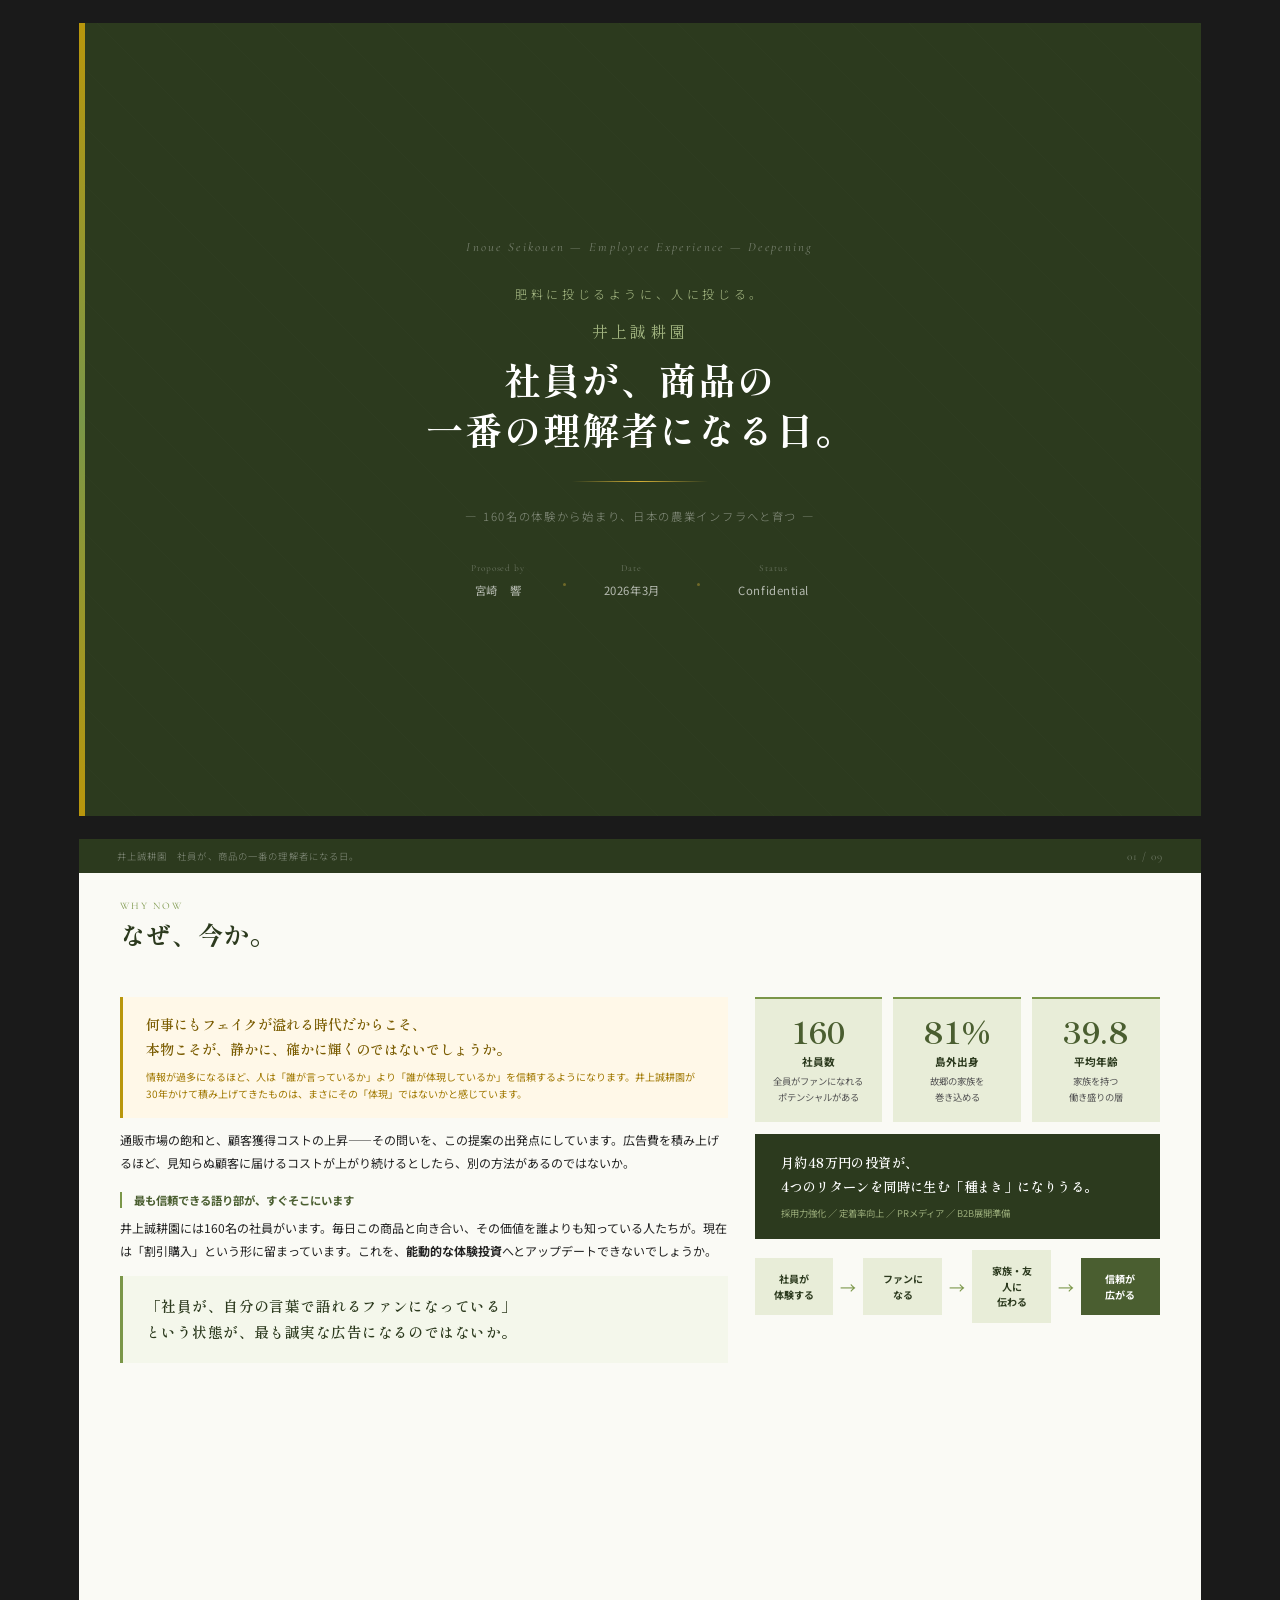
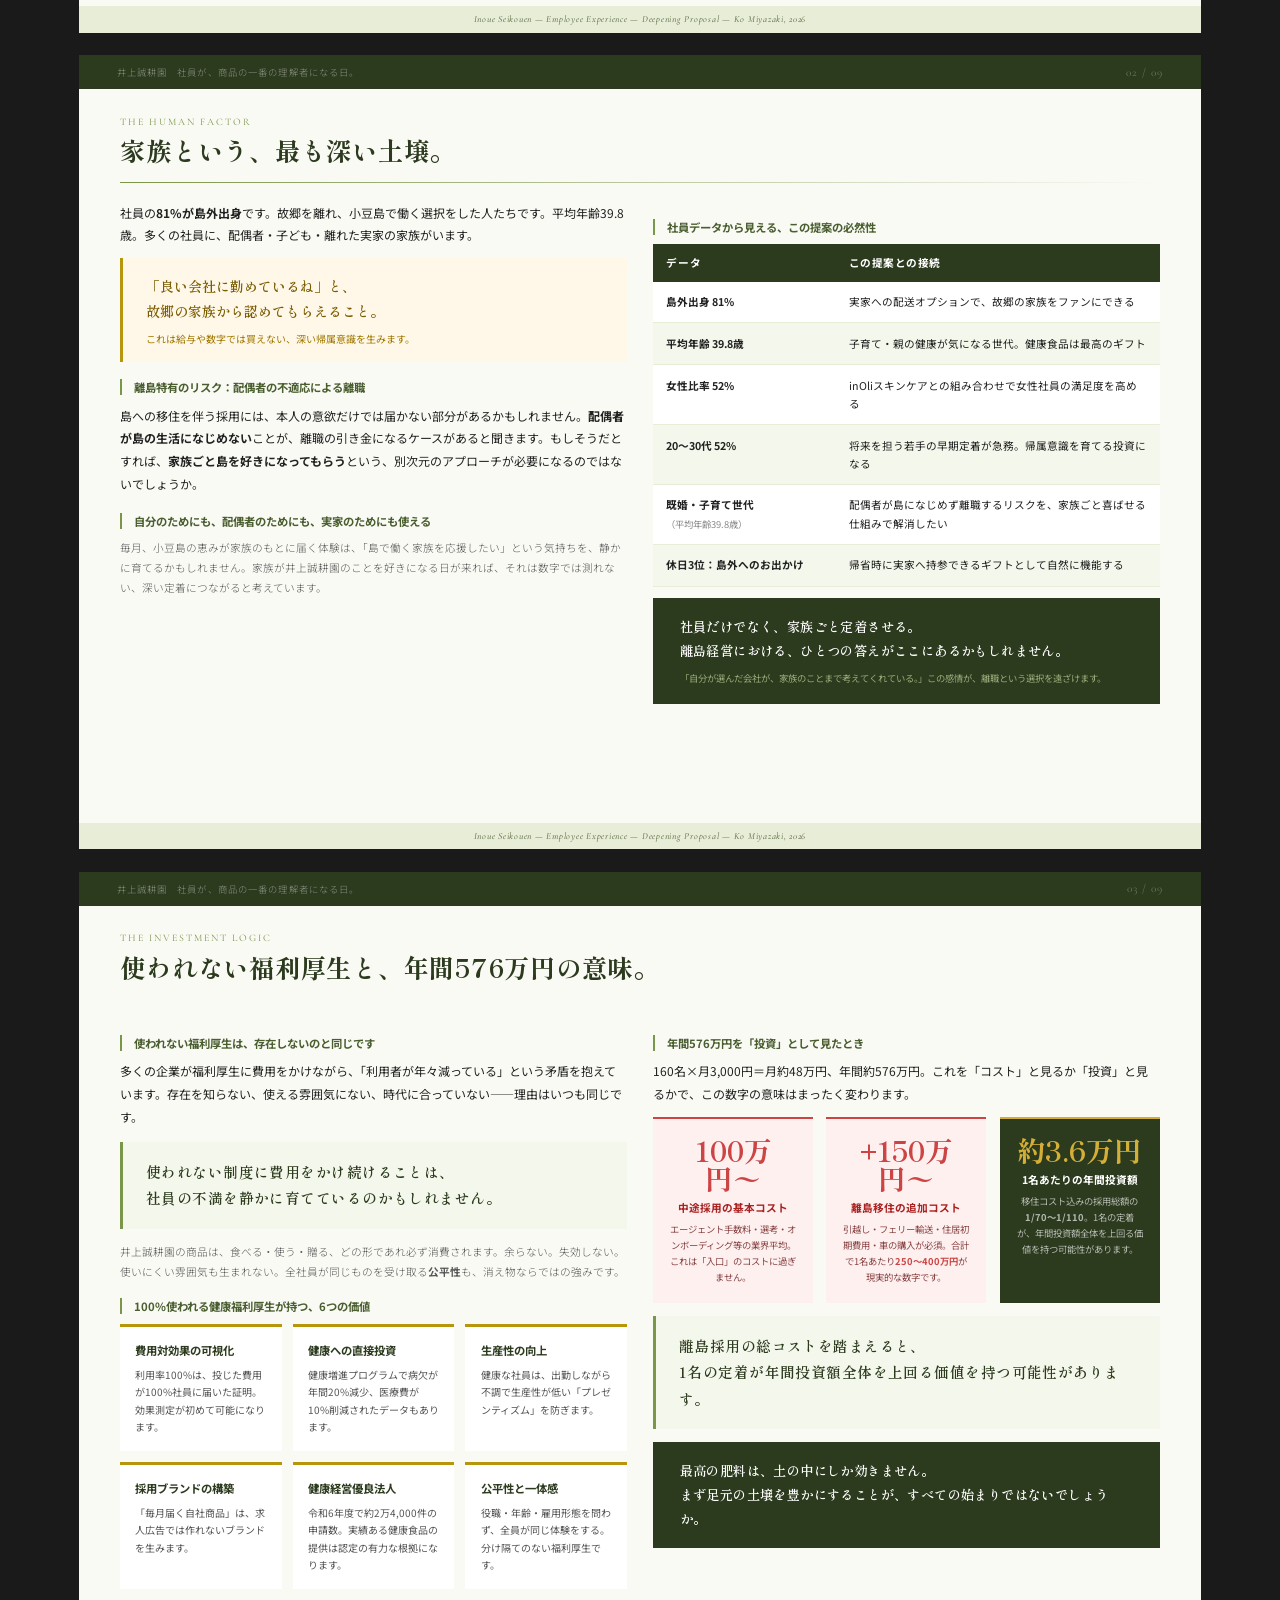
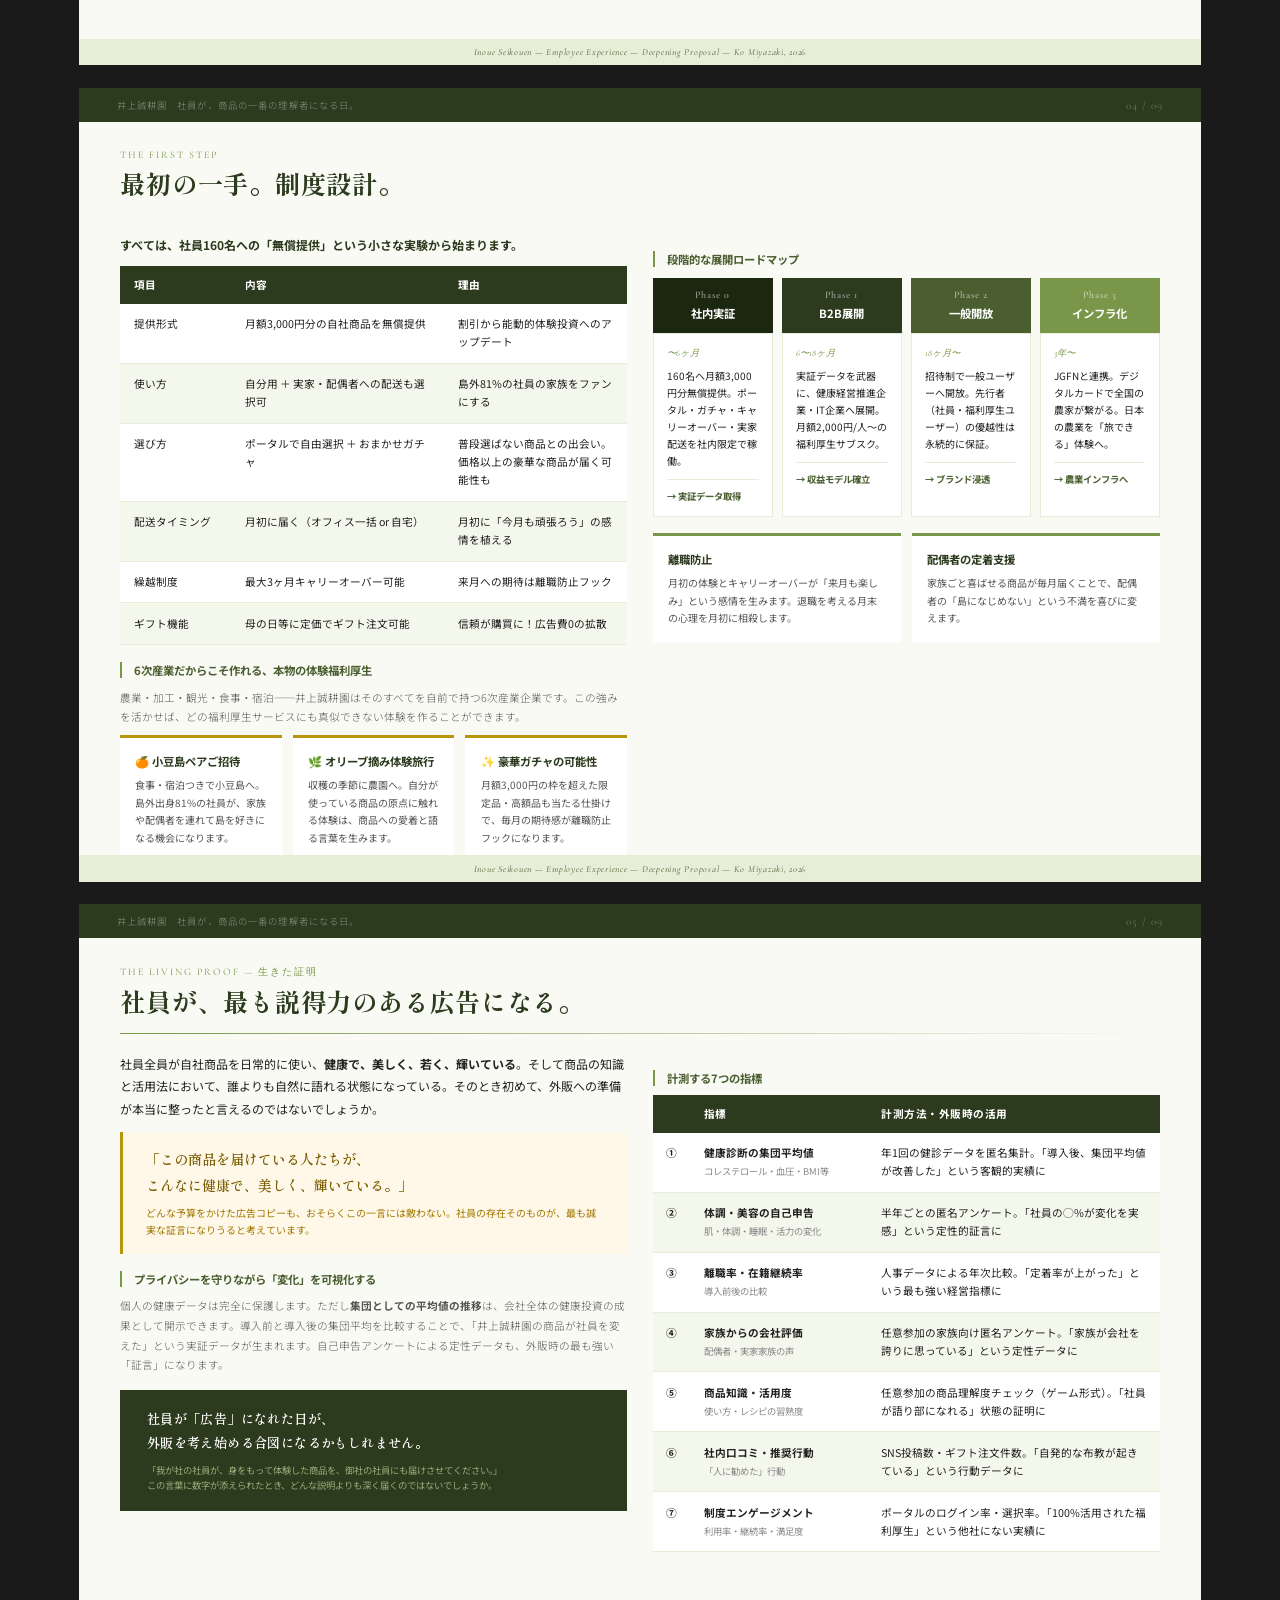
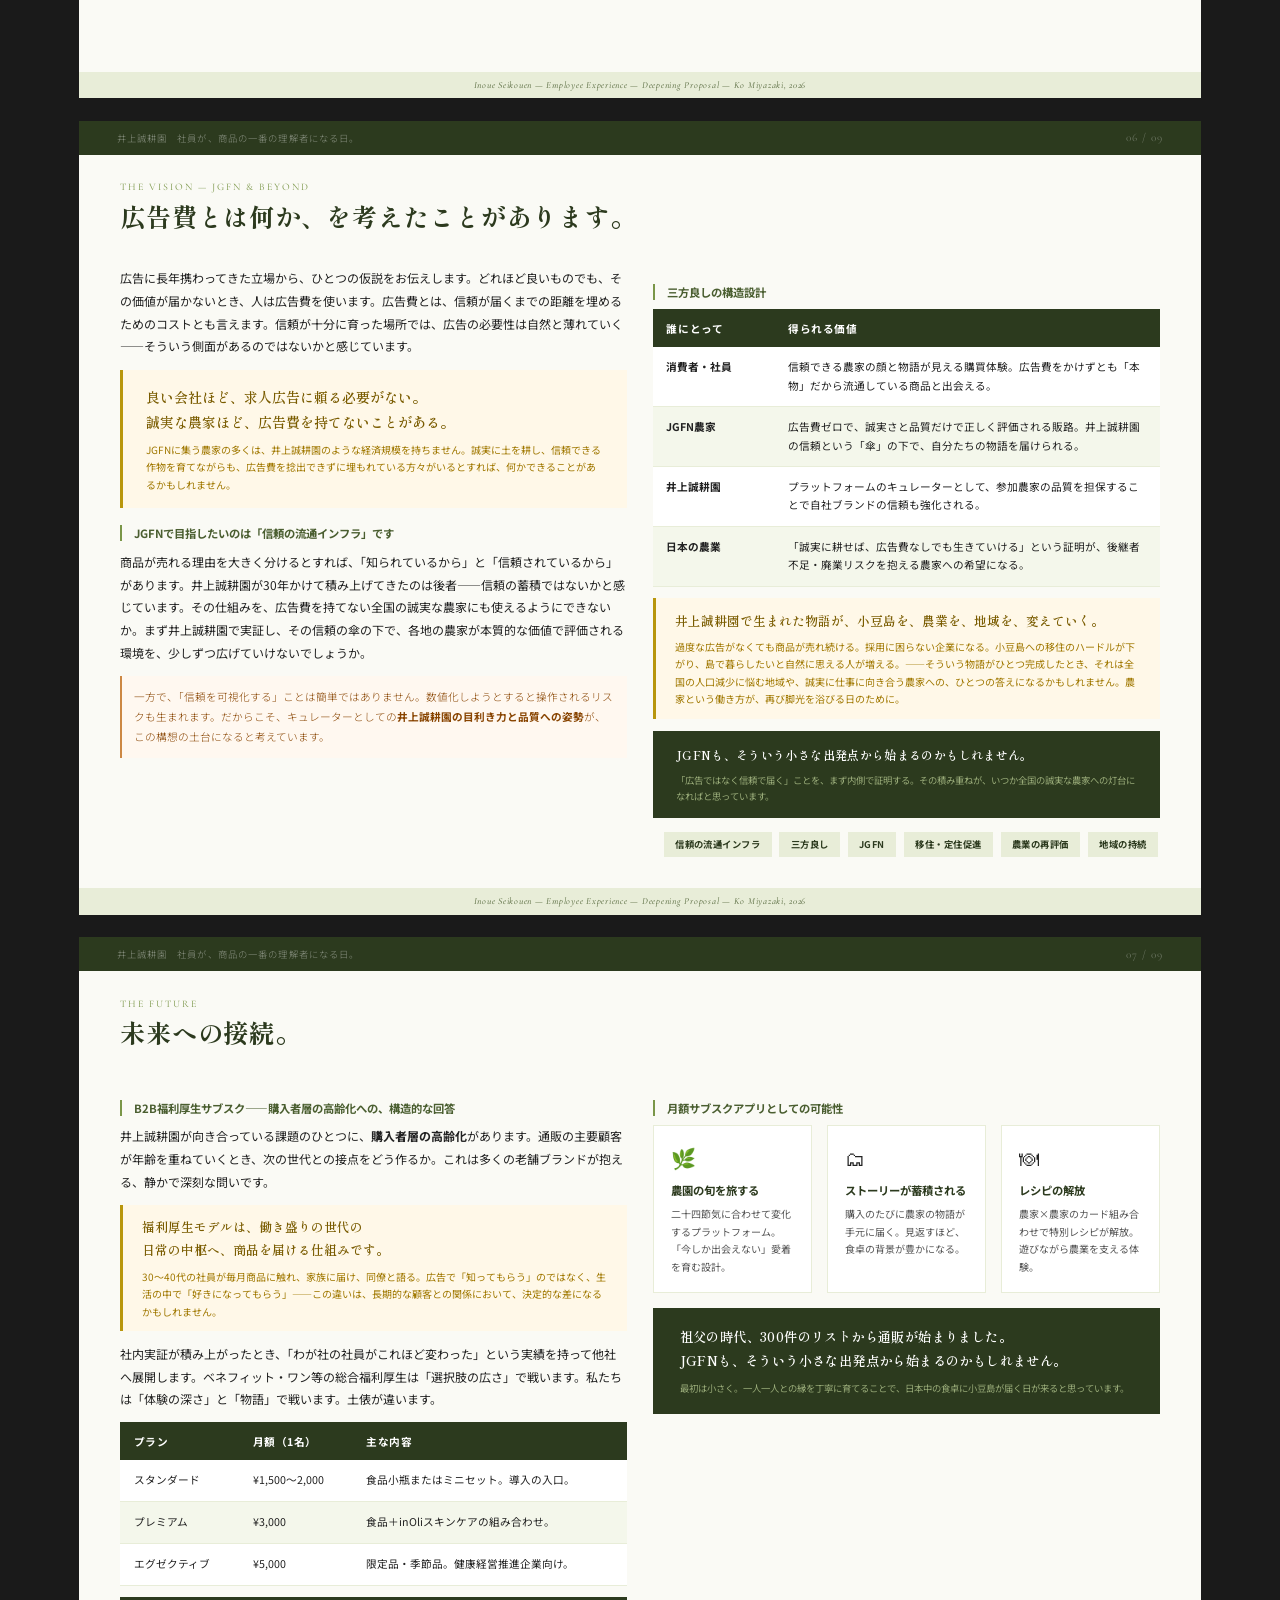
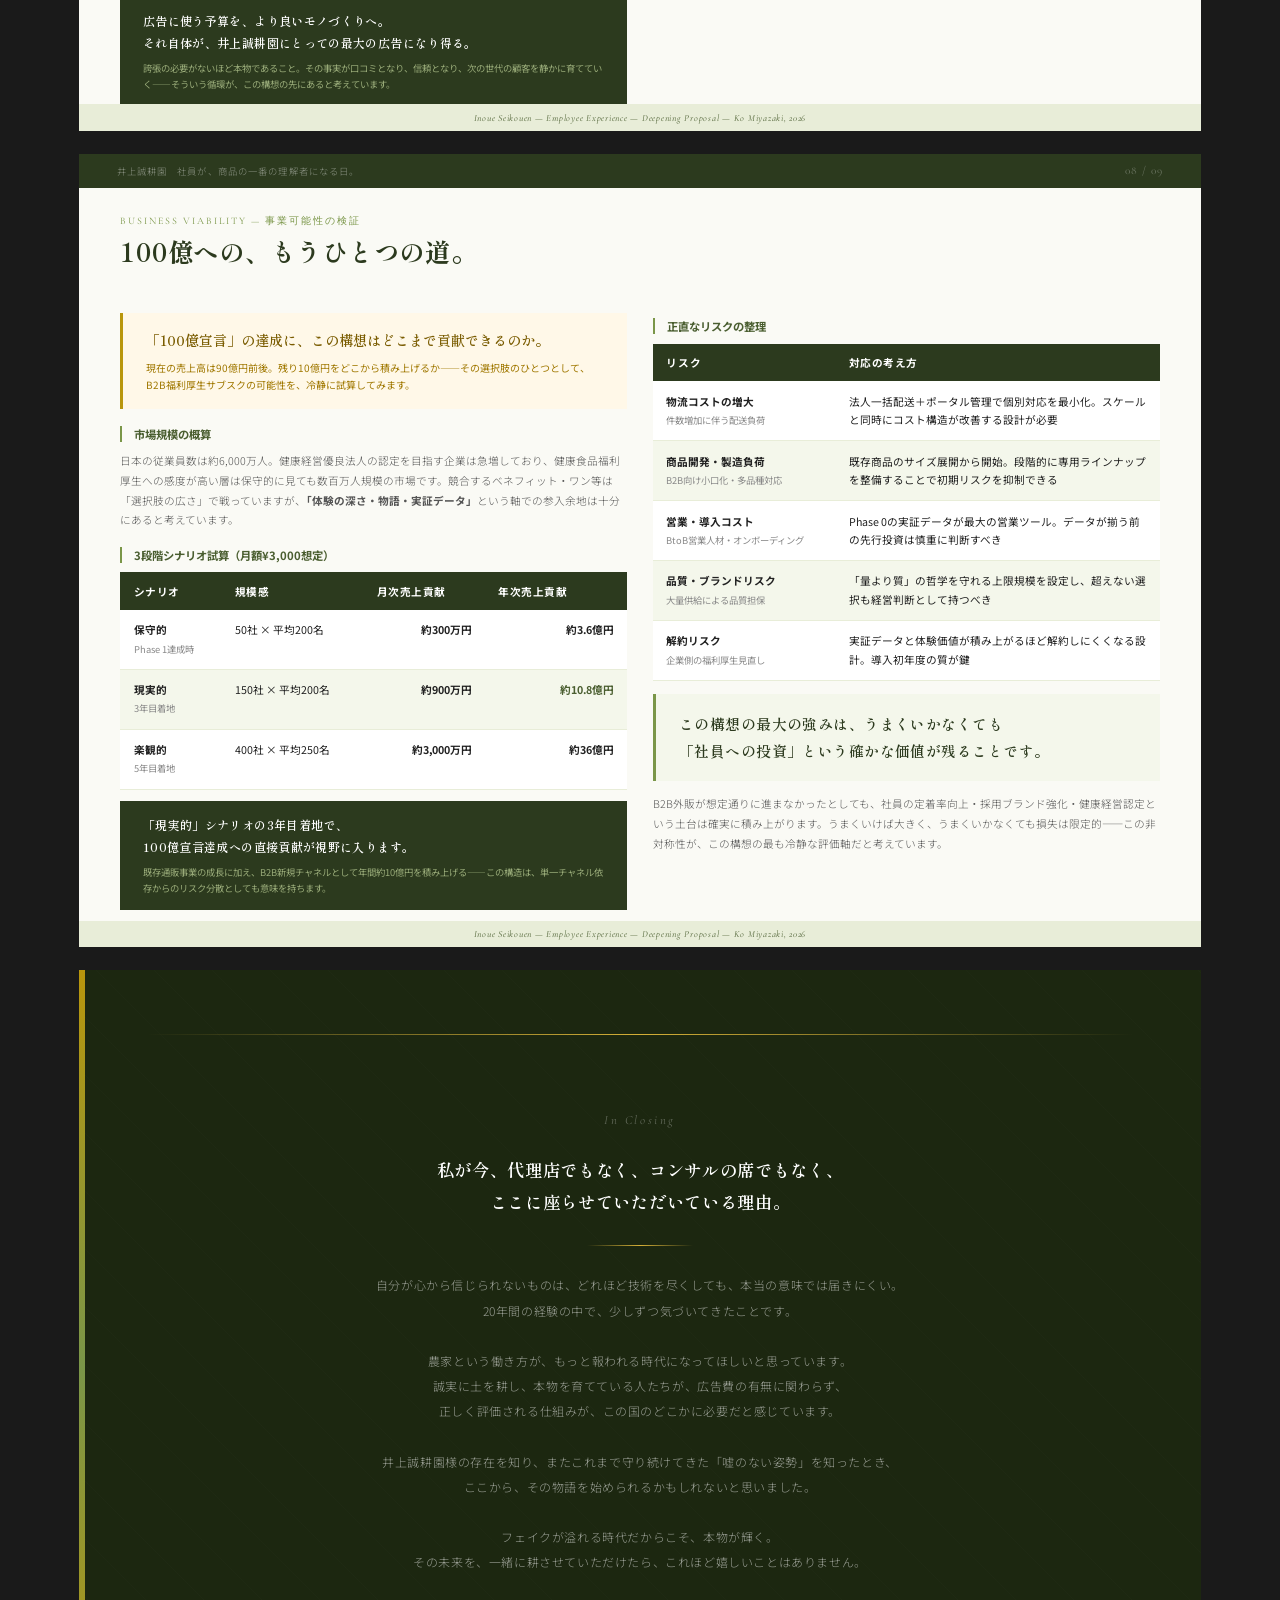
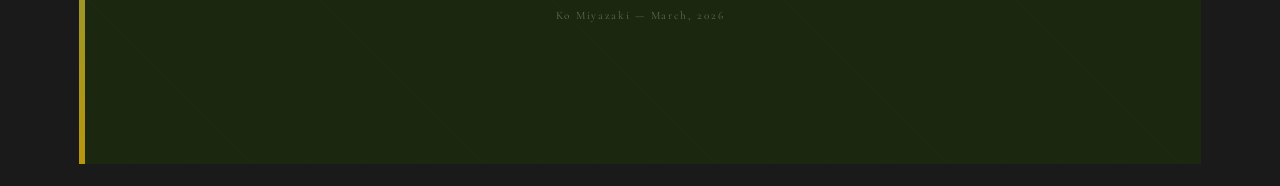
<file: site02/nouse/jgfn.html>
<!DOCTYPE html>
<html lang="ja">
<head>
<meta charset="UTF-8">
<meta name="robots" content="noindex,nofollow">
<meta name="viewport" content="width=device-width, initial-scale=1.0">
<title>井上誠耕園 社員が、商品の一番の理解者になる日。 — 宮崎響</title>
<link rel="preconnect" href="https://fonts.googleapis.com">
<link rel="preconnect" href="https://fonts.gstatic.com" crossorigin>
<link href="https://fonts.googleapis.com/css2?family=Shippori+Mincho:wght@400;600;700;800&family=Noto+Sans+JP:wght@300;400;500;700&family=Cormorant+Garamond:ital,wght@0,300;0,400;0,600;1,300;1,400&display=swap" rel="stylesheet">
<style>
  :root {
    --olive-darkest: #1C2710;
    --olive-dark:    #2C3A1E;
    --olive-mid:     #4A5E30;
    --olive-light:   #7A9648;
    --olive-pale:    #E8EDD8;
    --olive-cream:   #F4F7EB;
    --gold:          #B8960C;
    --gold-light:    #D4AF37;
    --cream:         #FAFAF5;
    --gray-dark:     #222;
    --gray-mid:      #555;
    --gray-light:    #BBB;
    --white:         #fff;
    --font-serif: 'Shippori Mincho', serif;
    --font-sans:  'Noto Sans JP', sans-serif;
    --font-en:    'Cormorant Garamond', serif;
  }
  *, *::before, *::after { box-sizing: border-box; margin: 0; padding: 0; }
  body { background: #1a1a1a; font-family: var(--font-sans); color: var(--gray-dark); }

  .page {
    width: 297mm; height: 210mm;
    margin: 6mm auto; background: var(--cream);
    position: relative; overflow: hidden;
    display: flex; flex-direction: column;
  }
  @media print {
    body { background: white; }
    .page { margin: 0; page-break-after: always; page-break-inside: avoid; }
    .page:last-child { page-break-after: auto; }
    @page { size: A4 landscape; margin: 0; }
  }

  /* ヘッダー・フッター */
  .ph { height: 9mm; background: var(--olive-dark); display: flex; align-items: center; justify-content: space-between; padding: 0 10mm; flex-shrink: 0; }
  .ph-title { font-family: var(--font-sans); font-size: 7pt; font-weight: 300; color: rgba(255,255,255,.45); letter-spacing:.12em; }
  .ph-num   { font-family: var(--font-en);   font-size: 8.5pt; color: rgba(255,255,255,.3); letter-spacing:.1em; }
  .pf { height: 7mm; background: var(--olive-pale); display: flex; align-items: center; justify-content: center; flex-shrink: 0; }
  .pf-text { font-family: var(--font-en); font-size: 7pt; color: var(--olive-mid); font-style: italic; letter-spacing:.08em; }

  /* 本文エリア */
  .pb { flex: 1; padding: 7mm 11mm 5mm; display: flex; flex-direction: column; overflow: hidden; }

  /* セクションタイトル */
  .eyebrow   { font-family: var(--font-en); font-size: 7.5pt; color: var(--olive-light); letter-spacing:.2em; text-transform:uppercase; margin-bottom:2mm; }
  .sec-title { font-family: var(--font-serif); font-size: 19pt; font-weight:700; color: var(--olive-dark); line-height:1.25; margin-bottom:4mm; letter-spacing:.03em; }
  .sec-rule  { width:100%; height:.5px; background: linear-gradient(to right, var(--olive-light), transparent); margin-bottom:5mm; }

  /* テキスト — 一回り大きく */
  .bt  { font-family: var(--font-sans); font-size: 9pt;   font-weight:400; color: var(--gray-dark); line-height:1.9; }
  .bs  { font-family: var(--font-sans); font-size: 8pt;   font-weight:300; color: var(--gray-mid);  line-height:1.85; }
  .bb  { font-family: var(--font-sans); font-size: 9pt;   font-weight:700; color: var(--olive-dark); line-height:1.75; }
  .sub { font-family: var(--font-sans); font-size: 8.5pt; font-weight:700; color: var(--olive-mid);
         margin-bottom:2.5mm; margin-top:4.5mm; padding-left:3mm; border-left:2.5px solid var(--olive-light); }

  /* クォート */
  .qb { background: var(--olive-cream); border-left:3px solid var(--olive-light); padding:4.5mm 6mm; margin:3.5mm 0; }
  .qt { font-family: var(--font-serif); font-size: 11pt; font-weight:600; color: var(--olive-dark); line-height:1.8; letter-spacing:.03em; }

  /* ハイライトボックス */
  .hb  { background:#FFF8E8; border-left:3px solid var(--gold); padding:4mm 6mm; margin:3mm 0; }
  .hbt { font-family: var(--font-serif); font-size: 10.5pt; font-weight:600; color:#7A5C00; line-height:1.8; }
  .hbs { font-family: var(--font-sans);  font-size: 7.5pt;  color:#A07800; margin-top:1.5mm; line-height:1.75; }

  /* アクセントボックス */
  .ab  { background: var(--olive-dark); padding:4.5mm 7mm; margin:3mm 0; }
  .abt { font-family: var(--font-serif); font-size: 10pt; font-weight:600; color:white; line-height:1.8; letter-spacing:.03em; }
  .abs { font-family: var(--font-sans);  font-size: 7pt; color:rgba(200,220,160,.7); margin-top:2mm; line-height:1.7; }

  /* 数字カード */
  .ncards { display:grid; gap:3mm; margin:3mm 0; }
  .nc3 { grid-template-columns: repeat(3,1fr); }
  .nc4 { grid-template-columns: repeat(4,1fr); }
  .ncard { background: var(--olive-pale); padding:4.5mm; text-align:center; border-top:2.5px solid var(--olive-light); }
  .nv { font-family: var(--font-serif); font-size:23pt; font-weight:700; color: var(--olive-mid); line-height:1; margin-bottom:2mm; }
  .nl { font-family: var(--font-sans);  font-size:8pt; font-weight:700; color: var(--olive-dark); margin-bottom:1.5mm; }
  .nd { font-family: var(--font-sans);  font-size:7pt; color: var(--gray-mid); line-height:1.65; }

  /* フェーズバー */
  .pbar { display:grid; grid-template-columns:repeat(4,1fr); gap:2.5mm; margin:3mm 0; }
  .pi   { display:flex; flex-direction:column; }
  .ph0  { background: var(--olive-darkest); }
  .ph1  { background: var(--olive-dark); }
  .ph2  { background: var(--olive-mid); }
  .ph3  { background: var(--olive-light); }
  .phd  { padding:3mm; text-align:center; }
  .pl   { font-family: var(--font-en);   font-size:7.5pt; font-weight:600; color:rgba(255,255,255,.55); letter-spacing:.1em; display:block; }
  .pn   { font-family: var(--font-sans); font-size:8.5pt; font-weight:700; color:white; display:block; margin-top:1mm; }
  .pbc  { background:white; border:.5px solid var(--olive-pale); padding:3.5mm; flex:1; }
  .pp   { font-family: var(--font-en);   font-size:7pt; color: var(--olive-light); font-style:italic; display:block; margin-bottom:2mm; }
  .pd   { font-family: var(--font-sans); font-size:7.5pt; color: var(--gray-dark); line-height:1.7; }
  .po   { font-family: var(--font-sans); font-size:7pt; font-weight:700; color: var(--olive-mid); margin-top:2.5mm; padding-top:2.5mm; border-top:.5px solid var(--olive-pale); }

  /* テーブル */
  .dt { width:100%; border-collapse:collapse; font-family: var(--font-sans); font-size:8pt; }
  .dt th { background: var(--olive-dark); color:white; padding:3mm 3.5mm; font-weight:700; text-align:left; letter-spacing:.05em; }
  .dt td { padding:3mm 3.5mm; border-bottom:.5px solid var(--olive-pale); color: var(--gray-dark); line-height:1.7; vertical-align:top; }
  .dt tr:nth-child(even) td { background: var(--olive-cream); }
  .dt tr:nth-child(odd)  td { background: white; }

  /* コストカード */
  .cost-grid { display:grid; grid-template-columns:repeat(3,1fr); gap:3.5mm; margin:3mm 0; }
  .cost-card { padding:4.5mm; text-align:center; }
  .cost-card.bad  { background:#FFF0F0; border-top:2.5px solid #CC4444; }
  .cost-card.good { background: var(--olive-dark); border-top:2.5px solid var(--gold-light); }
  .ccv { font-family: var(--font-serif); font-size:21pt; font-weight:700; line-height:1; margin-bottom:2mm; }
  .cost-card.bad  .ccv { color:#CC4444; }
  .cost-card.good .ccv { color: var(--gold-light); }
  .ccl { font-family: var(--font-sans); font-size:8pt; font-weight:700; margin-bottom:2mm; }
  .cost-card.bad  .ccl { color:#AA2222; }
  .cost-card.good .ccl { color:white; }
  .ccd { font-family: var(--font-sans); font-size:7pt; line-height:1.7; }
  .cost-card.bad  .ccd { color:#884444; }
  .cost-card.good .ccd { color:rgba(255,255,255,.65); }

  /* リターンカード */
  .rcards { display:grid; gap:3mm; }
  .rc  { background:white; border-top:3px solid var(--olive-light); padding:4mm; }
  .rct { font-family: var(--font-sans); font-size:8.5pt; font-weight:700; color: var(--olive-dark); margin-bottom:2mm; }
  .rcb { font-family: var(--font-sans); font-size:7.5pt; color: var(--gray-mid); line-height:1.75; }

  /* フロー */
  .flow { display:flex; align-items:center; margin:3mm 0; }
  .fi   { flex:1; background: var(--olive-pale); padding:3.5mm 4mm; text-align:center; }
  .fi.hl{ background: var(--olive-mid); }
  .fit  { font-family: var(--font-sans); font-size:7.5pt; font-weight:700; color: var(--olive-dark); line-height:1.55; }
  .fi.hl .fit { color:white; }
  .fa   { width:8mm; flex-shrink:0; text-align:center; font-size:12pt; color: var(--olive-light); }

  /* グリッド */
  .g2  { display:grid; grid-template-columns:1fr 1fr;   gap:7mm; }
  .g3  { display:grid; grid-template-columns:1fr 1fr 1fr; gap:4mm; }
  .g55 { display:grid; grid-template-columns:5fr 5fr;   gap:7mm; }
  .g64 { display:grid; grid-template-columns:6fr 4fr;   gap:7mm; }

  /* フィーチャーカード */
  .fc  { background:white; border:.5px solid var(--olive-pale); padding:4.5mm; }
  .fci { font-size:15pt; margin-bottom:2.5mm; display:block; }
  .fct { font-family: var(--font-sans); font-size:8.5pt; font-weight:700; color: var(--olive-dark); margin-bottom:2mm; }
  .fcb { font-family: var(--font-sans); font-size:7.5pt; color: var(--gray-mid); line-height:1.75; }

  /* タグ */
  .tag { display:inline-block; background: var(--olive-pale); color: var(--olive-dark);
         font-family: var(--font-sans); font-size:7pt; font-weight:700;
         padding:1.5mm 3mm; margin:.5mm; letter-spacing:.05em; }

  /* スペーサー */
  .s1{margin-top:1mm}.s2{margin-top:2mm}.s3{margin-top:3mm}.s4{margin-top:4mm}.s5{margin-top:5mm}

  /* ======== 表紙 ======== */
  .cover { background: var(--olive-dark); justify-content:center; align-items:center; }
  .cbg   { position:absolute; inset:0; background-image: repeating-linear-gradient(45deg,transparent,transparent 40px,rgba(255,255,255,.012) 40px,rgba(255,255,255,.012) 41px); }
  .clbar { position:absolute; left:0; top:0; bottom:0; width:6px; background:linear-gradient(to bottom, var(--gold), var(--olive-light), var(--gold)); }
  .ctop  { position:absolute; top:17mm; left:18mm; right:18mm; height:.5px; background:linear-gradient(to right, transparent, var(--gold-light), transparent); }
  .cbot  { position:absolute; bottom:17mm; left:18mm; right:18mm; height:.5px; background:linear-gradient(to right, transparent, var(--gold-light), transparent); }
  .cc    { position:relative; z-index:1; text-align:center; display:flex; flex-direction:column; align-items:center; }
  .cen   { font-family: var(--font-en);    font-size:9.5pt; font-style:italic; color:rgba(255,255,255,.35); letter-spacing:.18em; margin-bottom:8mm; }
  .ccat  { font-family: var(--font-sans);  font-size:9pt;   font-weight:300; color:rgba(200,220,160,.85); letter-spacing:.3em; margin-bottom:5mm; }
  .ctitle{ font-family: var(--font-serif); font-size:28pt;  font-weight:700; color:white; line-height:1.35; letter-spacing:.05em; margin-bottom:7mm; }
  .ctitle span { display:block; font-size:12pt; font-weight:400; color:rgba(200,220,160,.75); letter-spacing:.2em; margin-bottom:3mm; }
  .cdiv  { width:36mm; height:1px; background:linear-gradient(to right,transparent,var(--gold-light),transparent); margin:0 auto 7mm; }
  .csub  { font-family: var(--font-sans); font-size:8.5pt; font-weight:300; color:rgba(255,255,255,.45); letter-spacing:.15em; margin-bottom:10mm; }
  .cmeta { display:flex; gap:10mm; align-items:center; }
  .cml   { font-family: var(--font-en);   font-size:7pt; color:rgba(255,255,255,.3); letter-spacing:.1em; display:block; margin-bottom:2px; }
  .cmv   { font-family: var(--font-sans); font-size:8.5pt; font-weight:400; color:rgba(255,255,255,.65); letter-spacing:.05em; }
  .cmdot { width:3px; height:3px; border-radius:50%; background:var(--gold-light); opacity:.4; margin-top:7px; }

  /* ======== クロージング ======== */
  .closing { background: var(--olive-darkest); justify-content:center; align-items:center; }
  .clc  { text-align:center; position:relative; z-index:1; padding:8mm 24mm; }
  .clen { font-family: var(--font-en);    font-size:9.5pt; font-style:italic; color:rgba(255,255,255,.3); letter-spacing:.2em; margin-bottom:7mm; }
  .clt  { font-family: var(--font-serif); font-size:13pt; font-weight:600; color:white; line-height:1.85; margin-bottom:7mm; letter-spacing:.04em; }
  .clr  { width:28mm; height:1px; background:linear-gradient(to right,transparent,var(--gold-light),transparent); margin:0 auto 7mm; }
  .clb  { font-family: var(--font-sans); font-size:9pt; font-weight:300; color:rgba(255,255,255,.55); line-height:2.1; letter-spacing:.05em; }
  .cla  { margin-top:9mm; font-family: var(--font-en); font-size:8.5pt; color:rgba(255,255,255,.3); letter-spacing:.15em; }
</style>
</head>
<body>

<!-- ========== PAGE 1: COVER ========== -->
<div class="page cover">
  <div class="cbg"></div><div class="clbar"></div><div class="ctop"></div><div class="cbot"></div>
  <div class="cc">
    <div class="cen">Inoue Seikouen — Employee Experience — Deepening</div>
    <div class="ccat">肥料に投じるように、人に投じる。</div>
    <div class="ctitle"><span>井上誠耕園</span>社員が、商品の<br>一番の理解者になる日。</div>
    <div class="cdiv"></div>
    <div class="csub">— 160名の体験から始まり、日本の農業インフラへと育つ —</div>
    <div class="cmeta">
      <div><span class="cml">Proposed by</span><span class="cmv">宮崎　響</span></div>
      <div class="cmdot"></div>
      <div><span class="cml">Date</span><span class="cmv">2026年3月</span></div>
      <div class="cmdot"></div>
      <div><span class="cml">Status</span><span class="cmv">Confidential</span></div>
    </div>
  </div>
</div>

<!-- ========== PAGE 2: なぜ今か ========== -->
<div class="page">
  <div class="ph"><span class="ph-title">井上誠耕園　社員が、商品の一番の理解者になる日。</span><span class="ph-num">01 / 09</span></div>
  <div class="pb">
    <div class="eyebrow">Why Now</div>
    <div class="sec-title">なぜ、今か。</div>
    <div class="sec-rule"></div>
    <div class="g64">
      <div>
        <div class="hb">
          <div class="hbt">何事にもフェイクが溢れる時代だからこそ、<br>本物こそが、静かに、確かに輝くのではないでしょうか。</div>
          <div class="hbs">情報が過多になるほど、人は「誰が言っているか」より「誰が体現しているか」を信頼するようになります。井上誠耕園が30年かけて積み上げてきたものは、まさにその「体現」ではないかと感じています。</div>
        </div>
        <div class="s3"></div>
        <p class="bt">通販市場の飽和と、顧客獲得コストの上昇——その問いを、この提案の出発点にしています。広告費を積み上げるほど、見知らぬ顧客に届けるコストが上がり続けるとしたら、別の方法があるのではないか。</p>
        <div class="s3"></div>
        <div class="sub">最も信頼できる語り部が、すぐそこにいます</div>
        <p class="bt">井上誠耕園には160名の社員がいます。毎日この商品と向き合い、その価値を誰よりも知っている人たちが。現在は「割引購入」という形に留まっています。これを、<strong>能動的な体験投資</strong>へとアップデートできないでしょうか。</p>
        <div class="s3"></div>
        <div class="qb">
          <div class="qt">「社員が、自分の言葉で語れるファンになっている」<br>という状態が、最も誠実な広告になるのではないか。</div>
        </div>
      </div>
      <div>
        <div class="ncards nc3">
          <div class="ncard">
            <div class="nv">160</div>
            <div class="nl">社員数</div>
            <div class="nd">全員がファンになれる<br>ポテンシャルがある</div>
          </div>
          <div class="ncard">
            <div class="nv">81%</div>
            <div class="nl">島外出身</div>
            <div class="nd">故郷の家族を<br>巻き込める</div>
          </div>
          <div class="ncard">
            <div class="nv">39.8</div>
            <div class="nl">平均年齢</div>
            <div class="nd">家族を持つ<br>働き盛りの層</div>
          </div>
        </div>
        <div class="s3"></div>
        <div class="ab">
          <div class="abt">月約48万円の投資が、<br>4つのリターンを同時に生む「種まき」になりうる。</div>
          <div class="abs">採用力強化 ／ 定着率向上 ／ PRメディア ／ B2B展開準備</div>
        </div>
        <div class="s3"></div>
        <div class="flow">
          <div class="fi"><div class="fit">社員が<br>体験する</div></div>
          <div class="fa">→</div>
          <div class="fi"><div class="fit">ファンに<br>なる</div></div>
          <div class="fa">→</div>
          <div class="fi"><div class="fit">家族・友人に<br>伝わる</div></div>
          <div class="fa">→</div>
          <div class="fi hl"><div class="fit">信頼が<br>広がる</div></div>
        </div>
      </div>
    </div>
  </div>
  <div class="pf"><span class="pf-text">Inoue Seikouen — Employee Experience — Deepening Proposal — Ko Miyazaki, 2026</span></div>
</div>

<!-- ========== PAGE 3: 家族という土壌 ========== -->
<div class="page">
  <div class="ph"><span class="ph-title">井上誠耕園　社員が、商品の一番の理解者になる日。</span><span class="ph-num">02 / 09</span></div>
  <div class="pb">
    <div class="eyebrow">The Human Factor</div>
    <div class="sec-title">家族という、最も深い土壌。</div>
    <div class="sec-rule"></div>
    <div class="g55">
      <div>
        <p class="bt">社員の<strong>81%が島外出身</strong>です。故郷を離れ、小豆島で働く選択をした人たちです。平均年齢39.8歳。多くの社員に、配偶者・子ども・離れた実家の家族がいます。</p>
        <div class="s3"></div>
        <div class="hb">
          <div class="hbt">「良い会社に勤めているね」と、<br>故郷の家族から認めてもらえること。</div>
          <div class="hbs">これは給与や数字では買えない、深い帰属意識を生みます。</div>
        </div>
        <div class="s4"></div>
        <div class="sub">離島特有のリスク：配偶者の不適応による離職</div>
        <p class="bt">島への移住を伴う採用には、本人の意欲だけでは届かない部分があるかもしれません。<strong>配偶者が島の生活になじめない</strong>ことが、離職の引き金になるケースがあると聞きます。もしそうだとすれば、<strong>家族ごと島を好きになってもらう</strong>という、別次元のアプローチが必要になるのではないでしょうか。</p>
        <div class="s3"></div>
        <div class="sub">自分のためにも、配偶者のためにも、実家のためにも使える</div>
        <p class="bs">毎月、小豆島の恵みが家族のもとに届く体験は、「島で働く家族を応援したい」という気持ちを、静かに育てるかもしれません。家族が井上誠耕園のことを好きになる日が来れば、それは数字では測れない、深い定着につながると考えています。</p>
      </div>
      <div>
        <div class="sub">社員データから見える、この提案の必然性</div>
        <div class="s2"></div>
        <table class="dt">
          <thead><tr><th style="width:36%">データ</th><th>この提案との接続</th></tr></thead>
          <tbody>
            <tr><td><strong>島外出身 81%</strong></td><td>実家への配送オプションで、故郷の家族をファンにできる</td></tr>
            <tr><td><strong>平均年齢 39.8歳</strong></td><td>子育て・親の健康が気になる世代。健康食品は最高のギフト</td></tr>
            <tr><td><strong>女性比率 52%</strong></td><td>inOliスキンケアとの組み合わせで女性社員の満足度を高める</td></tr>
            <tr><td><strong>20〜30代 52%</strong></td><td>将来を担う若手の早期定着が急務。帰属意識を育てる投資になる</td></tr>
            <tr><td><strong>既婚・子育て世代</strong><br><span style="font-size:7pt;color:#888">（平均年齢39.8歳）</span></td><td>配偶者が島になじめず離職するリスクを、家族ごと喜ばせる仕組みで解消したい</td></tr>
            <tr><td><strong>休日3位：島外へのお出かけ</strong></td><td>帰省時に実家へ持参できるギフトとして自然に機能する</td></tr>
          </tbody>
        </table>
        <div class="s3"></div>
        <div class="ab">
          <div class="abt">社員だけでなく、家族ごと定着させる。<br>離島経営における、ひとつの答えがここにあるかもしれません。</div>
          <div class="abs">「自分が選んだ会社が、家族のことまで考えてくれている。」この感情が、離職という選択を遠ざけます。</div>
        </div>
      </div>
    </div>
  </div>
  <div class="pf"><span class="pf-text">Inoue Seikouen — Employee Experience — Deepening Proposal — Ko Miyazaki, 2026</span></div>
</div>

<!-- ========== PAGE 4: 福利厚生の本質 ＋ 投資対効果 ========== -->
<div class="page">
  <div class="ph"><span class="ph-title">井上誠耕園　社員が、商品の一番の理解者になる日。</span><span class="ph-num">03 / 09</span></div>
  <div class="pb">
    <div class="eyebrow">The Investment Logic</div>
    <div class="sec-title">使われない福利厚生と、年間576万円の意味。</div>
    <div class="sec-rule"></div>
    <div class="g55">
      <div>
        <div class="sub">使われない福利厚生は、存在しないのと同じです</div>
        <p class="bt">多くの企業が福利厚生に費用をかけながら、「利用者が年々減っている」という矛盾を抱えています。存在を知らない、使える雰囲気にない、時代に合っていない——理由はいつも同じです。</p>
        <div class="s3"></div>
        <div class="qb">
          <div class="qt">使われない制度に費用をかけ続けることは、<br>社員の不満を静かに育てているのかもしれません。</div>
        </div>
        <div class="s3"></div>
        <p class="bs">井上誠耕園の商品は、食べる・使う・贈る、どの形であれ必ず消費されます。余らない。失効しない。使いにくい雰囲気も生まれない。全社員が同じものを受け取る<strong>公平性</strong>も、消え物ならではの強みです。</p>
        <div class="s3"></div>
        <div class="sub">100%使われる健康福利厚生が持つ、6つの価値</div>
        <div class="s2"></div>
        <div class="rcards" style="grid-template-columns:1fr 1fr 1fr;">
          <div class="rc" style="border-top-color:var(--gold);">
            <div class="rct">費用対効果の可視化</div>
            <div class="rcb">利用率100%は、投じた費用が100%社員に届いた証明。効果測定が初めて可能になります。</div>
          </div>
          <div class="rc" style="border-top-color:var(--gold);">
            <div class="rct">健康への直接投資</div>
            <div class="rcb">健康増進プログラムで病欠が年間20%減少、医療費が10%削減されたデータもあります。</div>
          </div>
          <div class="rc" style="border-top-color:var(--gold);">
            <div class="rct">生産性の向上</div>
            <div class="rcb">健康な社員は、出勤しながら不調で生産性が低い「プレゼンティズム」を防ぎます。</div>
          </div>
          <div class="rc" style="border-top-color:var(--gold);">
            <div class="rct">採用ブランドの構築</div>
            <div class="rcb">「毎月届く自社商品」は、求人広告では作れないブランドを生みます。</div>
          </div>
          <div class="rc" style="border-top-color:var(--gold);">
            <div class="rct">健康経営優良法人</div>
            <div class="rcb">令和6年度で約2万4,000件の申請数。実績ある健康食品の提供は認定の有力な根拠になります。</div>
          </div>
          <div class="rc" style="border-top-color:var(--gold);">
            <div class="rct">公平性と一体感</div>
            <div class="rcb">役職・年齢・雇用形態を問わず、全員が同じ体験をする。分け隔てのない福利厚生です。</div>
          </div>
        </div>
      </div>
      <div>
        <div class="sub">年間576万円を「投資」として見たとき</div>
        <p class="bt">160名×月3,000円＝月約48万円、年間約576万円。これを「コスト」と見るか「投資」と見るかで、この数字の意味はまったく変わります。</p>
        <div class="s3"></div>
        <div class="cost-grid">
          <div class="cost-card bad">
            <div class="ccv">100万円〜</div>
            <div class="ccl">中途採用の基本コスト</div>
            <div class="ccd">エージェント手数料・選考・オンボーディング等の業界平均。これは「入口」のコストに過ぎません。</div>
          </div>
          <div class="cost-card bad">
            <div class="ccv">+150万円〜</div>
            <div class="ccl">離島移住の追加コスト</div>
            <div class="ccd">引越し・フェリー輸送・住居初期費用・車の購入が必須。合計で1名あたり<strong style="color:#CC4444;">250〜400万円</strong>が現実的な数字です。</div>
          </div>
          <div class="cost-card good">
            <div class="ccv">約3.6万円</div>
            <div class="ccl">1名あたりの年間投資額</div>
            <div class="ccd">移住コスト込みの採用総額の<strong>1/70〜1/110</strong>。1名の定着が、年間投資額全体を上回る価値を持つ可能性があります。</div>
          </div>
        </div>
        <div class="s3"></div>
        <div class="qb">
          <div class="qt">離島採用の総コストを踏まえると、<br>1名の定着が年間投資額全体を上回る価値を持つ可能性があります。</div>
        </div>
        <div class="s3"></div>
        <div class="ab">
          <div class="abt">最高の肥料は、土の中にしか効きません。<br>まず足元の土壌を豊かにすることが、すべての始まりではないでしょうか。</div>
        </div>
      </div>
    </div>
  </div>
  <div class="pf"><span class="pf-text">Inoue Seikouen — Employee Experience — Deepening Proposal — Ko Miyazaki, 2026</span></div>
</div>

<!-- ========== PAGE 5: 制度設計 ========== -->
<div class="page">
  <div class="ph"><span class="ph-title">井上誠耕園　社員が、商品の一番の理解者になる日。</span><span class="ph-num">04 / 09</span></div>
  <div class="pb">
    <div class="eyebrow">The First Step</div>
    <div class="sec-title">最初の一手。制度設計。</div>
    <div class="sec-rule"></div>
    <div class="g55">
      <div>
        <p class="bb">すべては、社員160名への「無償提供」という小さな実験から始まります。</p>
        <div class="s3"></div>
        <table class="dt">
          <thead><tr><th style="width:22%">項目</th><th style="width:42%">内容</th><th>理由</th></tr></thead>
          <tbody>
            <tr><td>提供形式</td><td>月額3,000円分の自社商品を無償提供</td><td>割引から能動的体験投資へのアップデート</td></tr>
            <tr><td>使い方</td><td>自分用 ＋ 実家・配偶者への配送も選択可</td><td>島外81%の社員の家族をファンにする</td></tr>
            <tr><td>選び方</td><td>ポータルで自由選択 ＋ おまかせガチャ</td><td>普段選ばない商品との出会い。価格以上の豪華な商品が届く可能性も</td></tr>
            <tr><td>配送タイミング</td><td>月初に届く（オフィス一括 or 自宅）</td><td>月初に「今月も頑張ろう」の感情を植える</td></tr>
            <tr><td>繰越制度</td><td>最大3ヶ月キャリーオーバー可能</td><td>来月への期待は離職防止フック</td></tr>
            <tr><td>ギフト機能</td><td>母の日等に定価でギフト注文可能</td><td>信頼が購買に！広告費0の拡散</td></tr>
          </tbody>
        </table>
        <div class="s4"></div>
        <div class="sub">6次産業だからこそ作れる、本物の体験福利厚生</div>
        <p class="bs">農業・加工・観光・食事・宿泊——井上誠耕園はそのすべてを自前で持つ6次産業企業です。この強みを活かせば、どの福利厚生サービスにも真似できない体験を作ることができます。</p>
        <div class="s2"></div>
        <div class="rcards" style="grid-template-columns:1fr 1fr 1fr;">
          <div class="rc" style="border-top-color:var(--gold);">
            <div class="rct">🍊 小豆島ペアご招待</div>
            <div class="rcb">食事・宿泊つきで小豆島へ。島外出身81%の社員が、家族や配偶者を連れて島を好きになる機会になります。</div>
          </div>
          <div class="rc" style="border-top-color:var(--gold);">
            <div class="rct">🌿 オリーブ摘み体験旅行</div>
            <div class="rcb">収穫の季節に農園へ。自分が使っている商品の原点に触れる体験は、商品への愛着と語る言葉を生みます。</div>
          </div>
          <div class="rc" style="border-top-color:var(--gold);">
            <div class="rct">✨ 豪華ガチャの可能性</div>
            <div class="rcb">月額3,000円の枠を超えた限定品・高額品も当たる仕掛けで、毎月の期待感が離職防止フックになります。</div>
          </div>
        </div>
        <div class="s3"></div>
        <div class="hb">
          <div class="hbt">「うちの会社の福利厚生、小豆島に行けるんだよ。」<br>この一言が、採用広告より深く届きます。</div>
          <div class="hbs">体験は語られます。語られたものは信頼になります。6次産業の強みを福利厚生に変換することで、他社が予算をかけても絶対に作れないブランドが生まれます。</div>
        </div>
        <div class="s4"></div>
        <div class="sub">オリーブで鞣した本革ケースという「聖域」</div>
        <p class="bs">オリーブで鞣した本革スタンドケースを、福利厚生の限定アイテムとして開発できないでしょうか。オイルを使い切っても、上質なケースは食卓に残ります。<strong>「ケースがあるから、また補充したい」</strong>——この感情が、次の購買を自然に生み出します。使い込むほど深まる経年変化は、商品を使い続ける時間と重なり、ケースと共に「育っていく」体験になります。</p>
        <div class="s3"></div>
        <div class="qb">
          <div class="qt">自社商品を社員に届けることは、<br>自社商品への絶対的な自信の現れです。</div>
        </div>
      </div>
      <div>
        <div class="sub">段階的な展開ロードマップ</div>
        <div class="s2"></div>
        <div class="pbar">
          <div class="pi">
            <div class="phd ph0"><span class="pl">Phase 0</span><span class="pn">社内実証</span></div>
            <div class="pbc"><span class="pp">〜6ヶ月</span><div class="pd">160名へ月額3,000円分無償提供。ポータル・ガチャ・キャリーオーバー・実家配送を社内限定で稼働。</div><div class="po">→ 実証データ取得</div></div>
          </div>
          <div class="pi">
            <div class="phd ph1"><span class="pl">Phase 1</span><span class="pn">B2B展開</span></div>
            <div class="pbc"><span class="pp">6〜18ヶ月</span><div class="pd">実証データを武器に、健康経営推進企業・IT企業へ展開。月額2,000円/人〜の福利厚生サブスク。</div><div class="po">→ 収益モデル確立</div></div>
          </div>
          <div class="pi">
            <div class="phd ph2"><span class="pl">Phase 2</span><span class="pn">一般開放</span></div>
            <div class="pbc"><span class="pp">18ヶ月〜</span><div class="pd">招待制で一般ユーザーへ開放。先行者（社員・福利厚生ユーザー）の優越性は永続的に保証。</div><div class="po">→ ブランド浸透</div></div>
          </div>
          <div class="pi">
            <div class="phd ph3"><span class="pl">Phase 3</span><span class="pn">インフラ化</span></div>
            <div class="pbc"><span class="pp">3年〜</span><div class="pd">JGFNと連携。デジタルカードで全国の農家が繋がる。日本の農業を「旅できる」体験へ。</div><div class="po">→ 農業インフラへ</div></div>
          </div>
        </div>
        <div class="s4"></div>
        <div class="rcards" style="grid-template-columns:1fr 1fr;">
          <div class="rc">
            <div class="rct">離職防止</div>
            <div class="rcb">月初の体験とキャリーオーバーが「来月も楽しみ」という感情を生みます。退職を考える月末の心理を月初に相殺します。</div>
          </div>
          <div class="rc">
            <div class="rct">配偶者の定着支援</div>
            <div class="rcb">家族ごと喜ばせる商品が毎月届くことで、配偶者の「島になじめない」という不満を喜びに変えます。</div>
          </div>
        </div>
      </div>
    </div>
  </div>
  <div class="pf"><span class="pf-text">Inoue Seikouen — Employee Experience — Deepening Proposal — Ko Miyazaki, 2026</span></div>
</div>

<!-- ========== PAGE 6: 社員が広告になる ========== -->
<div class="page">
  <div class="ph"><span class="ph-title">井上誠耕園　社員が、商品の一番の理解者になる日。</span><span class="ph-num">05 / 09</span></div>
  <div class="pb">
    <div class="eyebrow">The Living Proof — 生きた証明</div>
    <div class="sec-title">社員が、最も説得力のある広告になる。</div>
    <div class="sec-rule"></div>
    <div class="g55">
      <div>
        <p class="bt">社員全員が自社商品を日常的に使い、<strong>健康で、美しく、若く、輝いている</strong>。そして商品の知識と活用法において、誰よりも自然に語れる状態になっている。そのとき初めて、外販への準備が本当に整ったと言えるのではないでしょうか。</p>
        <div class="s3"></div>
        <div class="hb">
          <div class="hbt">「この商品を届けている人たちが、<br>こんなに健康で、美しく、輝いている。」</div>
          <div class="hbs">どんな予算をかけた広告コピーも、おそらくこの一言には敵わない。社員の存在そのものが、最も誠実な証言になりうると考えています。</div>
        </div>
        <div class="s4"></div>
        <div class="sub">プライバシーを守りながら「変化」を可視化する</div>
        <p class="bs">個人の健康データは完全に保護します。ただし<strong>集団としての平均値の推移</strong>は、会社全体の健康投資の成果として開示できます。導入前と導入後の集団平均を比較することで、「井上誠耕園の商品が社員を変えた」という実証データが生まれます。自己申告アンケートによる定性データも、外販時の最も強い「証言」になります。</p>
        <div class="s4"></div>
        <div class="ab">
          <div class="abt">社員が「広告」になれた日が、<br>外販を考え始める合図になるかもしれません。</div>
          <div class="abs">「我が社の社員が、身をもって体験した商品を、御社の社員にも届けさせてください。」<br>この言葉に数字が添えられたとき、どんな説明よりも深く届くのではないでしょうか。</div>
        </div>
      </div>
      <div>
        <div class="sub">計測する7つの指標</div>
        <div class="s2"></div>
        <table class="dt">
          <thead>
            <tr><th style="width:4%"></th><th style="width:35%">指標</th><th>計測方法・外販時の活用</th></tr>
          </thead>
          <tbody>
            <tr>
              <td style="text-align:center;font-weight:700;">①</td>
              <td><strong>健康診断の集団平均値</strong><br><span style="font-size:7pt;color:#888">コレステロール・血圧・BMI等</span></td>
              <td>年1回の健診データを匿名集計。「導入後、集団平均値が改善した」という客観的実績に</td>
            </tr>
            <tr>
              <td style="text-align:center;font-weight:700;">②</td>
              <td><strong>体調・美容の自己申告</strong><br><span style="font-size:7pt;color:#888">肌・体調・睡眠・活力の変化</span></td>
              <td>半年ごとの匿名アンケート。「社員の◯%が変化を実感」という定性的証言に</td>
            </tr>
            <tr>
              <td style="text-align:center;font-weight:700;">③</td>
              <td><strong>離職率・在籍継続率</strong><br><span style="font-size:7pt;color:#888">導入前後の比較</span></td>
              <td>人事データによる年次比較。「定着率が上がった」という最も強い経営指標に</td>
            </tr>
            <tr>
              <td style="text-align:center;font-weight:700;">④</td>
              <td><strong>家族からの会社評価</strong><br><span style="font-size:7pt;color:#888">配偶者・実家家族の声</span></td>
              <td>任意参加の家族向け匿名アンケート。「家族が会社を誇りに思っている」という定性データに</td>
            </tr>
            <tr>
              <td style="text-align:center;font-weight:700;">⑤</td>
              <td><strong>商品知識・活用度</strong><br><span style="font-size:7pt;color:#888">使い方・レシピの習熟度</span></td>
              <td>任意参加の商品理解度チェック（ゲーム形式）。「社員が語り部になれる」状態の証明に</td>
            </tr>
            <tr>
              <td style="text-align:center;font-weight:700;">⑥</td>
              <td><strong>社内口コミ・推奨行動</strong><br><span style="font-size:7pt;color:#888">「人に勧めた」行動</span></td>
              <td>SNS投稿数・ギフト注文件数。「自発的な布教が起きている」という行動データに</td>
            </tr>
            <tr>
              <td style="text-align:center;font-weight:700;">⑦</td>
              <td><strong>制度エンゲージメント</strong><br><span style="font-size:7pt;color:#888">利用率・継続率・満足度</span></td>
              <td>ポータルのログイン率・選択率。「100%活用された福利厚生」という他社にない実績に</td>
            </tr>
          </tbody>
        </table>
      </div>
    </div>
  </div>
  <div class="pf"><span class="pf-text">Inoue Seikouen — Employee Experience — Deepening Proposal — Ko Miyazaki, 2026</span></div>
</div>

<!-- ========== PAGE 7: JGFN ========== -->
<div class="page">
  <div class="ph"><span class="ph-title">井上誠耕園　社員が、商品の一番の理解者になる日。</span><span class="ph-num">06 / 09</span></div>
  <div class="pb">
    <div class="eyebrow">The Vision — JGFN &amp; Beyond</div>
    <div class="sec-title">広告費とは何か、を考えたことがあります。</div>
    <div class="sec-rule"></div>
    <div class="g55">
      <div>
        <p class="bt">広告に長年携わってきた立場から、ひとつの仮説をお伝えします。どれほど良いものでも、その価値が届かないとき、人は広告費を使います。広告費とは、信頼が届くまでの距離を埋めるためのコストとも言えます。信頼が十分に育った場所では、広告の必要性は自然と薄れていく——そういう側面があるのではないかと感じています。</p>
        <div class="s3"></div>
        <div class="hb">
          <div class="hbt">良い会社ほど、求人広告に頼る必要がない。<br>誠実な農家ほど、広告費を持てないことがある。</div>
          <div class="hbs">JGFNに集う農家の多くは、井上誠耕園のような経済規模を持ちません。誠実に土を耕し、信頼できる作物を育てながらも、広告費を捻出できずに埋もれている方々がいるとすれば、何かできることがあるかもしれません。</div>
        </div>
        <div class="s4"></div>
        <div class="sub">JGFNで目指したいのは「信頼の流通インフラ」です</div>
        <p class="bt">商品が売れる理由を大きく分けるとすれば、「知られているから」と「信頼されているから」があります。井上誠耕園が30年かけて積み上げてきたのは後者——信頼の蓄積ではないかと感じています。その仕組みを、広告費を持てない全国の誠実な農家にも使えるようにできないか。まず井上誠耕園で実証し、その信頼の傘の下で、各地の農家が本質的な価値で評価される環境を、少しずつ広げていけないでしょうか。</p>
        <div class="s3"></div>
        <p class="bs" style="color:#884400; background:#fff8f0; padding:3mm; border-left:2px solid #cc8844;">一方で、「信頼を可視化する」ことは簡単ではありません。数値化しようとすると操作されるリスクも生まれます。だからこそ、キュレーターとしての<strong>井上誠耕園の目利き力と品質への姿勢</strong>が、この構想の土台になると考えています。</p>
      </div>
      <div>
        <div class="sub">三方良しの構造設計</div>
        <div class="s2"></div>
        <table class="dt">
          <thead><tr><th style="width:24%">誰にとって</th><th>得られる価値</th></tr></thead>
          <tbody>
            <tr><td><strong>消費者・社員</strong></td><td>信頼できる農家の顔と物語が見える購買体験。広告費をかけずとも「本物」だから流通している商品と出会える。</td></tr>
            <tr><td><strong>JGFN農家</strong></td><td>広告費ゼロで、誠実さと品質だけで正しく評価される販路。井上誠耕園の信頼という「傘」の下で、自分たちの物語を届けられる。</td></tr>
            <tr><td><strong>井上誠耕園</strong></td><td>プラットフォームのキュレーターとして、参加農家の品質を担保することで自社ブランドの信頼も強化される。</td></tr>
            <tr><td><strong>日本の農業</strong></td><td>「誠実に耕せば、広告費なしでも生きていける」という証明が、後継者不足・廃業リスクを抱える農家への希望になる。</td></tr>
          </tbody>
        </table>
        <div class="s3"></div>
        <div class="hb" style="padding:3mm 5mm;">
          <div class="hbt" style="font-size:9.5pt;">井上誠耕園で生まれた物語が、小豆島を、農業を、地域を、変えていく。</div>
          <div class="hbs">過度な広告がなくても商品が売れ続ける。採用に困らない企業になる。小豆島への移住のハードルが下がり、島で暮らしたいと自然に思える人が増える。——そういう物語がひとつ完成したとき、それは全国の人口減少に悩む地域や、誠実に仕事に向き合う農家への、ひとつの答えになるかもしれません。農家という働き方が、再び脚光を浴びる日のために。</div>
        </div>
        <div class="s2"></div>
        <div class="ab" style="padding:3.5mm 6mm;">
          <div class="abt" style="font-size:9pt;">JGFNも、そういう小さな出発点から始まるのかもしれません。</div>
          <div class="abs">「広告ではなく信頼で届く」ことを、まず内側で証明する。その積み重ねが、いつか全国の誠実な農家への灯台になればと思っています。</div>
        </div>
        <div class="s2"></div>
        <div style="text-align:right; padding-bottom:1mm;">
          <span class="tag">信頼の流通インフラ</span>
          <span class="tag">三方良し</span>
          <span class="tag">JGFN</span>
          <span class="tag">移住・定住促進</span>
          <span class="tag">農業の再評価</span>
          <span class="tag">地域の持続</span>
        </div>
      </div>
    </div>
  </div>
  <div class="pf"><span class="pf-text">Inoue Seikouen — Employee Experience — Deepening Proposal — Ko Miyazaki, 2026</span></div>
</div>

<!-- ========== PAGE 7 (07/09): 未来への接続（B2B・デジタルカード） ========== -->
<div class="page">
  <div class="ph"><span class="ph-title">井上誠耕園　社員が、商品の一番の理解者になる日。</span><span class="ph-num">07 / 09</span></div>
  <div class="pb">
    <div class="eyebrow">The Future</div>
    <div class="sec-title">未来への接続。</div>
    <div class="sec-rule"></div>
    <div class="g55">
      <div>
        <div class="sub">B2B福利厚生サブスク——購入者層の高齢化への、構造的な回答</div>
        <p class="bt">井上誠耕園が向き合っている課題のひとつに、<strong>購入者層の高齢化</strong>があります。通販の主要顧客が年齢を重ねていくとき、次の世代との接点をどう作るか。これは多くの老舗ブランドが抱える、静かで深刻な問いです。</p>
        <div class="s3"></div>
        <div class="hb" style="padding:3mm 5mm;">
          <div class="hbt" style="font-size:9.5pt;">福利厚生モデルは、働き盛りの世代の<br>日常の中枢へ、商品を届ける仕組みです。</div>
          <div class="hbs">30〜40代の社員が毎月商品に触れ、家族に届け、同僚と語る。広告で「知ってもらう」のではなく、生活の中で「好きになってもらう」——この違いは、長期的な顧客との関係において、決定的な差になるかもしれません。</div>
        </div>
        <div class="s3"></div>
        <p class="bt">社内実証が積み上がったとき、「わが社の社員がこれほど変わった」という実績を持って他社へ展開します。ベネフィット・ワン等の総合福利厚生は「選択肢の広さ」で戦います。私たちは「体験の深さ」と「物語」で戦います。土俵が違います。</p>
        <div class="s3"></div>
        <table class="dt">
          <thead><tr><th>プラン</th><th>月額（1名）</th><th>主な内容</th></tr></thead>
          <tbody>
            <tr><td>スタンダード</td><td>¥1,500〜2,000</td><td>食品小瓶またはミニセット。導入の入口。</td></tr>
            <tr><td>プレミアム</td><td>¥3,000</td><td>食品＋inOliスキンケアの組み合わせ。</td></tr>
            <tr><td>エグゼクティブ</td><td>¥5,000</td><td>限定品・季節品。健康経営推進企業向け。</td></tr>
          </tbody>
        </table>
        <div class="s3"></div>
        <div class="ab" style="padding:3.5mm 6mm;">
          <div class="abt" style="font-size:9pt;">広告に使う予算を、より良いモノづくりへ。<br>それ自体が、井上誠耕園にとっての最大の広告になり得る。</div>
          <div class="abs">誇張の必要がないほど本物であること。その事実が口コミとなり、信頼となり、次の世代の顧客を静かに育てていく——そういう循環が、この構想の先にあると考えています。</div>
        </div>
        <div class="s2"></div>
        <div class="sub">購入体験が「ストーリーのコレクション」になる</div>
        <p class="bt">商品が届くたびに、その農家の物語・産地・季節の背景がアカウントへ届きます。買って終わりではなく、<strong>自分がどんな農家を、どんな想いで支えてきたか</strong>が、いつでも見返せる形で蓄積されていく。この体験の積み重ねが、農家への共感と信頼を深めます。</p>
        <div class="s2"></div>
        <p class="bs">集まったストーリーはコレクションとして手元に残り、農家×農家の組み合わせで新しいレシピが解放されるなど、知る喜びと使う喜びが連鎖する設計を想定しています。日本中の「誠実に耕されている農園」が、一枚ずつ手元に集まっていく——そういう体験が、JGFNという農業ネットワークへの入口になります。</p>
        <div class="s3"></div>
        <div class="flow">
          <div class="fi"><div class="fit">商品が届く</div></div>
          <div class="fa">→</div>
          <div class="fi"><div class="fit">農家の物語が<br>アカウントに届く</div></div>
          <div class="fa">→</div>
          <div class="fi"><div class="fit">ストーリーが<br>蓄積・閲覧できる</div></div>
          <div class="fa">→</div>
          <div class="fi hl"><div class="fit">農家への共感と<br>信頼が育つ</div></div>
        </div>
      </div>
      <div>
        <div class="sub">月額サブスクアプリとしての可能性</div>
        <div class="s2"></div>
        <div class="g3">
          <div class="fc">
            <span class="fci">🌿</span>
            <div class="fct">農園の旬を旅する</div>
            <div class="fcb">二十四節気に合わせて変化するプラットフォーム。「今しか出会えない」愛着を育む設計。</div>
          </div>
          <div class="fc">
            <span class="fci">🗂</span>
            <div class="fct">ストーリーが蓄積される</div>
            <div class="fcb">購入のたびに農家の物語が手元に届く。見返すほど、食卓の背景が豊かになる。</div>
          </div>
          <div class="fc">
            <span class="fci">🍽</span>
            <div class="fct">レシピの解放</div>
            <div class="fcb">農家×農家のカード組み合わせで特別レシピが解放。遊びながら農業を支える体験。</div>
          </div>
        </div>
        <div class="s4"></div>
        <div class="ab">
          <div class="abt">祖父の時代、300件のリストから通販が始まりました。<br>JGFNも、そういう小さな出発点から始まるのかもしれません。</div>
          <div class="abs">最初は小さく。一人一人との縁を丁寧に育てることで、日本中の食卓に小豆島が届く日が来ると思っています。</div>
        </div>
      </div>
    </div>
  </div>
  <div class="pf"><span class="pf-text">Inoue Seikouen — Employee Experience — Deepening Proposal — Ko Miyazaki, 2026</span></div>
</div>


<!-- ========== PAGE 8 (08/09): ROI / 事業可能性の検証 ========== -->
<div class="page">
  <div class="ph"><span class="ph-title">井上誠耕園　社員が、商品の一番の理解者になる日。</span><span class="ph-num">08 / 09</span></div>
  <div class="pb">
    <div class="eyebrow">Business Viability — 事業可能性の検証</div>
    <div class="sec-title">100億への、もうひとつの道。</div>
    <div class="sec-rule"></div>
    <div class="g55">
      <div>
        <div class="hb">
          <div class="hbt">「100億宣言」の達成に、この構想はどこまで貢献できるのか。</div>
          <div class="hbs">現在の売上高は90億円前後。残り10億円をどこから積み上げるか——その選択肢のひとつとして、B2B福利厚生サブスクの可能性を、冷静に試算してみます。</div>
        </div>
        <div class="s4"></div>
        <div class="sub">市場規模の概算</div>
        <p class="bs">日本の従業員数は約6,000万人。健康経営優良法人の認定を目指す企業は急増しており、健康食品福利厚生への感度が高い層は保守的に見ても数百万人規模の市場です。競合するベネフィット・ワン等は「選択肢の広さ」で戦っていますが、<strong>「体験の深さ・物語・実証データ」</strong>という軸での参入余地は十分にあると考えています。</p>
        <div class="s4"></div>
        <div class="sub">3段階シナリオ試算（月額¥3,000想定）</div>
        <div class="s2"></div>
        <table class="dt">
          <thead><tr><th style="width:20%">シナリオ</th><th style="width:28%">規模感</th><th style="width:24%">月次売上貢献</th><th>年次売上貢献</th></tr></thead>
          <tbody>
            <tr>
              <td><strong>保守的</strong><br><span style="font-size:7pt;color:#888">Phase 1達成時</span></td>
              <td>50社 × 平均200名</td>
              <td style="text-align:right;"><strong>約300万円</strong></td>
              <td style="text-align:right;"><strong>約3.6億円</strong></td>
            </tr>
            <tr>
              <td><strong>現実的</strong><br><span style="font-size:7pt;color:#888">3年目着地</span></td>
              <td>150社 × 平均200名</td>
              <td style="text-align:right;"><strong>約900万円</strong></td>
              <td style="text-align:right;"><strong style="color:var(--olive-mid);">約10.8億円</strong></td>
            </tr>
            <tr>
              <td><strong>楽観的</strong><br><span style="font-size:7pt;color:#888">5年目着地</span></td>
              <td>400社 × 平均250名</td>
              <td style="text-align:right;"><strong>約3,000万円</strong></td>
              <td style="text-align:right;"><strong>約36億円</strong></td>
            </tr>
          </tbody>
        </table>
        <div class="s3"></div>
        <div class="ab" style="padding:3.5mm 6mm;">
          <div class="abt" style="font-size:9pt;">「現実的」シナリオの3年目着地で、<br>100億宣言達成への直接貢献が視野に入ります。</div>
          <div class="abs">既存通販事業の成長に加え、B2B新規チャネルとして年間約10億円を積み上げる——この構造は、単一チャネル依存からのリスク分散としても意味を持ちます。</div>
        </div>
      </div>
      <div>
        <div class="sub">正直なリスクの整理</div>
        <div class="s2"></div>
        <table class="dt">
          <thead><tr><th style="width:36%">リスク</th><th>対応の考え方</th></tr></thead>
          <tbody>
            <tr>
              <td><strong>物流コストの増大</strong><br><span style="font-size:7pt;color:#888">件数増加に伴う配送負荷</span></td>
              <td>法人一括配送＋ポータル管理で個別対応を最小化。スケールと同時にコスト構造が改善する設計が必要</td>
            </tr>
            <tr>
              <td><strong>商品開発・製造負荷</strong><br><span style="font-size:7pt;color:#888">B2B向け小口化・多品種対応</span></td>
              <td>既存商品のサイズ展開から開始。段階的に専用ラインナップを整備することで初期リスクを抑制できる</td>
            </tr>
            <tr>
              <td><strong>営業・導入コスト</strong><br><span style="font-size:7pt;color:#888">BtoB営業人材・オンボーディング</span></td>
              <td>Phase 0の実証データが最大の営業ツール。データが揃う前の先行投資は慎重に判断すべき</td>
            </tr>
            <tr>
              <td><strong>品質・ブランドリスク</strong><br><span style="font-size:7pt;color:#888">大量供給による品質担保</span></td>
              <td>「量より質」の哲学を守れる上限規模を設定し、超えない選択も経営判断として持つべき</td>
            </tr>
            <tr>
              <td><strong>解約リスク</strong><br><span style="font-size:7pt;color:#888">企業側の福利厚生見直し</span></td>
              <td>実証データと体験価値が積み上がるほど解約しにくくなる設計。導入初年度の質が鍵</td>
            </tr>
          </tbody>
        </table>
        <div class="s3"></div>
        <div class="qb">
          <div class="qt">この構想の最大の強みは、うまくいかなくても<br>「社員への投資」という確かな価値が残ることです。</div>
        </div>
        <div class="s2"></div>
        <p class="bs">B2B外販が想定通りに進まなかったとしても、社員の定着率向上・採用ブランド強化・健康経営認定という土台は確実に積み上がります。うまくいけば大きく、うまくいかなくても損失は限定的——この非対称性が、この構想の最も冷静な評価軸だと考えています。</p>
      </div>
    </div>
  </div>
  <div class="pf"><span class="pf-text">Inoue Seikouen — Employee Experience — Deepening Proposal — Ko Miyazaki, 2026</span></div>
</div>

<!-- ========== PAGE 9: CLOSING ========== -->
<div class="page closing">
  <div class="cbg"></div><div class="clbar"></div><div class="ctop"></div><div class="cbot"></div>
  <div class="clc">
    <div class="clen">In Closing</div>
    <div class="clt">
      私が今、代理店でもなく、コンサルの席でもなく、<br>
      ここに座らせていただいている理由。
    </div>
    <div class="clr"></div>
    <div class="clb">
      自分が心から信じられないものは、どれほど技術を尽くしても、本当の意味では届きにくい。<br>
      20年間の経験の中で、少しずつ気づいてきたことです。<br><br>
      農家という働き方が、もっと報われる時代になってほしいと思っています。<br>
      誠実に土を耕し、本物を育てている人たちが、広告費の有無に関わらず、<br>
      正しく評価される仕組みが、この国のどこかに必要だと感じています。<br><br>
      井上誠耕園様の存在を知り、またこれまで守り続けてきた「嘘のない姿勢」を知ったとき、<br>
      ここから、その物語を始められるかもしれないと思いました。<br><br>
      フェイクが溢れる時代だからこそ、本物が輝く。<br>
      その未来を、一緒に耕させていただけたら、これほど嬉しいことはありません。
    </div>
    <div class="cla">Ko Miyazaki — March, 2026</div>
  </div>
</div>

</body>
</html>
</file>
<file: site03/css/style.css>
@charset "utf-8";


/*Font Awesomeの読み込み
---------------------------------------------------------------------------*/
@import url("https://cdnjs.cloudflare.com/ajax/libs/font-awesome/6.5.2/css/all.min.css");


/*Google Fontsの読み込み
---------------------------------------------------------------------------*/
@import url('https://fonts.googleapis.com/css2?family=Noto+Serif+JP:wght@200..900&family=Yomogi&display=swap');


/*テンプレート専用cssファイルの読み込み
---------------------------------------------------------------------------*/
@import url("slide.css");
@import url("inview.css");


/*単語の途中での改行禁止
---------------------------------------------------------------------------*/
body, p, h1, h2, h3, h4, h5, h6, li, dd {
  word-break: keep-all;
}

/*CSSカスタムプロパティ（サイト全体を一括管理する為の設定）
---------------------------------------------------------------------------*/
:root {
	--primary-color: #827C75;		/*テンプレートのメインまたはアクセントカラー*/
	--primary-inverse-color: #fff;	/*上のprimary-colorの対となる色*/
	
	--space-large: 4vw;			/*主に余白の一括管理用。画面幅100%＝100vwです。デフォルト8vm*/
	--space-small: 2vw;			/*主に余白の一括管理用。画面幅100%＝100vwです。*/
}


/*opa1のキーフレーム設定（汎用的）
---------------------------------------------------------------------------*/
@keyframes opa1 {
	0% {opacity: 0;}
	100% {opacity: 1;}
}


/*全体の設定
---------------------------------------------------------------------------*/
body * {box-sizing: border-box;}

html,body {
	font-size: 13px;	/*基準となるフォントサイズ*/
	height: 100%;
}

	/*画面幅1200px以上の追加指定* defolt-14px/
	@media screen and (min-width:1200px) {

	html, body {
		font-size: 12px;
	}

	}/*追加指定ここまで*/

	/*画面幅1600px以上の追加指定*/
	@media screen and (min-width:1600px) {

	html, body {
		font-size: 1vw;
	}

	}/*追加指定ここまで*/


body {
	margin: 0;padding:0;
	font-family: "Noto Serif JP", "Hiragino Mincho Pro", "ヒラギノ明朝 Pro W3", "HGS明朝E", "ＭＳ Ｐ明朝", "MS PMincho", serif;	/*フォント種類*/
	-webkit-text-size-adjust: none;
	background: #fff;	/*背景色*/
	color: var(--primary-color);		/*文字色。冒頭で指定しているprimary-colorを読み込みます。*/
	line-height: 2;		/*行間*/
}

/*リセット他*/
figure {margin: 0;}
dd {margin: 0;}
nav ul {list-style: none;}
nav,ul,li,ol {margin: 0;padding: 0;}
section li {margin-left: 1rem;}

/*table全般の設定*/
table {border-collapse:collapse;}

/*画像全般の設定*/
img {border: none;max-width: 100%;height: auto;vertical-align: middle;}

/*videoタグ*/
video {max-width: 100%;}

/*iframeタグ*/
iframe {width: 100%;}

/*input*/
input {font-size: 1rem;}

/*section*/
section {
	overflow-x: hidden;
	padding: var(--space-large);	
}


/*リンクテキスト全般の設定
---------------------------------------------------------------------------*/
a {
	color: inherit;
	transition: 0.3s;	/*hoverまでにかける時間。0.3秒。*/
}

/*マウスオン時*/
a:hover {
	text-decoration: none;	/*下線を消す*/
	opacity: 0.9;			/*色を90%だけ出す*/
}


/*container（サイト全体を囲むボックス）
---------------------------------------------------------------------------*/
#container {
	height: 100%;
	display: flex;
	flex-direction: column;
	justify-content: space-between;
}


/*header（ロゴが入った最上段のブロック）
---------------------------------------------------------------------------*/
/*ヘッダーブロック*/
header {
	flex-shrink: 0;
	display: flex;					/*flexボックスを使う指定*/
	align-items: center;			/*垂直揃えの指定。天地中央に配置されるように。*/
	justify-content: space-between;
	height: 60px;					/*ヘッダーの高さ*/
}

body:not(.home) header {
	margin-bottom: var(--space-large);
}

/*ロゴ画像*/
#logo img {display: block;}
#logo {
	margin: 0;padding: 0;
	width: 10vw;	/*ロゴの幅*/
	position: relative;z-index: 1;
	left: 4vw;	/*左からの配置場所*/
	top: 5vw;	/*上からの配置場所*/
}

	/*画面幅500px以下の追加指定*/
	@media screen and (max-width:500px) {
	
	#logo {
		top: 0;			/*上からの配置場所*/
		width: 60px;	/*ロゴの幅*/
	}

	}/*追加設定ここまで*/


/*ヘッダー内メニュー
---------------------------------------------------------------------------*/
/*900px未満では非表示*/
header nav ul {display: none;}

	/*画面幅900px以上の追加指定*/
	@media screen and (min-width:900px) {
		
	/*メニューブロック全体の設定*/
	header > nav > ul {
		margin-right: 10vw;	/*ハンバーガーアイコンに重ならないように余白*/
		display: flex;		/*横並びにする*/
	}

	/*メニュー１個あたりの設定*/
	header nav li a {
		display: block;text-decoration: none;
		font-size: 0.9rem;		/*文字サイズ90%*/
		padding: 0.5rem 1rem;	/*メニュー内の余白。上下、左右へ。*/
	}
	
	/*ドロップダウンメニュー冒頭の矢印アイコン*/
	header nav i {
		padding-right: 0.5rem;	/*右に空ける余白*/
	}

	}/*追加設定ここまで*/


/*ヘッダー内メニュー、開閉メニュー、共通のドロップダウン設定
---------------------------------------------------------------------------*/
header nav ul ul,
.small-screen #menubar ul ul {
	animation: opa1 0.5s 0.1s both;	/*0.1秒待機後、0.5秒かけてフェードイン表示*/
}


/*ヘッダー内メニューのドロップダウン
---------------------------------------------------------------------------*/
/*ドロップダウンメニューブロック全体*/
header nav ul ul {
	position: absolute;z-index: 100;
}

/*メニュー１個あたりの設定*/
header nav ul ul a {
	background: rgba(255,255,255,0.8);	/*背景色。255,255,255は白のことで0.8は色が80%出た状態。*/
	padding: 0.3em 1em;				/*上下、左右へのメニュー内の余白*/
	margin-top: 4px;				/*上に空けるスペース。ドロップダウン同士の隙間。*/
	border: 1px solid var(--primary-color);	/*枠線の幅、線種、varは色の指定で冒頭のparimary-colorを読み込みます。*/
}


/*メニューブロック初期設定
---------------------------------------------------------------------------*/
/*メニューをデフォルトで非表示*/
#menubar {display: none;}
#menubar ul {list-style: none;margin: 0;padding: 0;}
#menubar a {display: block;text-decoration: none;}

/*上で非表示にしたメニューを表示させる為の設定*/
.large-screen #menubar {display: block;}
.small-screen #menubar.display-block {display: block;}

/*3本バーをデフォルトで非表示*/
#menubar_hdr.display-none {display: none;}

/*ドロップダウンをデフォルトで非表示*/
.ddmenu_parent ul {display: none;}

/*ddmenuを指定しているメニューに矢印アイコンをつける設定*/
a.ddmenu::before {
	font-family: "Font Awesome 6 Free";	/*Font Awesomeを使う指示*/
	content: "\f078";		/*使いたいアイコン名（Font Awesome）をここで指定*/
	font-weight: bold;		/*この手の設定がないとアイコンが出ない場合があります*/
	margin-right: 0.5em;	/*アイコンとテキストとの間に空けるスペース*/
}


/*開閉メニュー
---------------------------------------------------------------------------*/
/*animation1のキーフレーム設定*/
@keyframes animation1 {
	0% {right: -100vw;}
	100% {right: 0px;}
}

/*メニューブロック設定*/
.small-screen #menubar.display-block {
	position: fixed;overflow: auto;z-index: 100;
	right: 0px;top: 0px;
	max-width: 800px;
	height: 100%;
	padding: 90px 10vw 50px;		/*ブロック内の余白。上、左右、下への順番。*/
	background: var(--primary-color);	/*背景色*/
	color: var(--primary-inverse-color);					/*文字色*/
	animation: animation1 0.2s both;		/*animation1を実行する。0.2sは0.2秒の事。*/
}

/*子メニューの設定*/
.small-screen #menubar ul ul {
	margin: 2rem;	/*外側に空けるスペース。２文字分。*/
}

/*メニュー１個あたりの設定*/
.small-screen #menubar nav ul li {
	border: 1px solid #fff;	/*枠線の幅、線種、色。*/
	margin: 1rem 0;			/*メニューの外側に空けるスペース。上下、左右への順番。*/
	border-radius: 5px;		/*角を丸くする指定*/
}
.small-screen #menubar a {
	color: inherit;
	padding: 1rem 2rem;	/*メニュー内の余白。上下、左右へ。*/
}


/*３本バー（ハンバーガー）アイコン設定
---------------------------------------------------------------------------*/
/*３本バーを囲むブロック*/
#menubar_hdr {
	animation: opa1 0.3s 0.5s both;
	position: fixed;z-index: 101;
	cursor: pointer;
	top: 0;		/*上からの配置場所*/
	right: calc(var(--space-small) + 5px);		/*右からの配置場所*/
	width: 60px;		/*幅*/
	height: 60px;		/*高さ。基本的にheaderの高さに合わせておけばOKです。*/
	padding: 20px 0;	/*ここの20pxの数字を変更すると2本のバーの上下間のバランス調整ができます*/
	display: flex;
	justify-content: center;
	align-items: center;
	transition: transform 0.5s;
	mix-blend-mode: exclusion;
}

/*マウスオン時だけmix-blend-modeを無効に*/
#menubar_hdr.ham {
	mix-blend-mode: normal;
}

/*バーの設定*/
#menubar_hdr div span {
	display: block;
	width: 100%;
	height: 1.5px;			/*線の太さ*/
	background-color: #fff;	/*本来は線の色なのですが、mix-blend-modeを使っているので背後の色に合わせて変動します。変動したくないなら#menubar_hdrのmix-blend-modeの行を削除して下さい。*/
	transition: all 0.5s ease-in-out;
	position: absolute;
}

/*以下変更不要*/
#menubar_hdr div {
	position: relative;width: 100%;height: 100%;
	display: flex;flex-direction: column;justify-content: space-between;
}
#menubar_hdr div span:nth-child(1) {top: 0;}
#menubar_hdr div span:nth-child(2) {bottom: 0;}
#menubar_hdr.ham div span:nth-child(1) {top: 50%;transform: translateY(-50%) rotate(45deg);}
#menubar_hdr.ham div span:nth-child(2) {top: 50%;transform: translateY(-50%) rotate(-45deg);}


/*画面右側の側面にある縦長ボタン（ご予約）
---------------------------------------------------------------------------*/
#btn-special {padding: 0;margin: 0;}
#btn-special a {
	display: block;text-decoration: none;
	position: fixed;z-index: 100;
	right: 0px;	/*右からの配置場所*/
	top: 20vw;	/*上からの配置場所*/
	writing-mode: vertical-rl;
	text-orientation: upright;
	/*background: linear-gradient(#906f53, #6b5038);背景グラデーション*/
	background: linear-gradient(#ec9347, #d36b12);
	color: #f6ebd2;	/*文字色*/
	padding: 2rem 1rem;	/*上下、左右へのボタン内の余白*/
	border-radius: 3px 0px 0px 3px;	/*角を丸くする指示。左上、右上、右下、左下への順番。*/
	letter-spacing: 0.1em;	/*文字間隔を少しだけ広く*/
}

/*アイコンの下の余白*/
#btn-special i {padding-bottom: 1rem;}


/*main（メインコンテンツ）
---------------------------------------------------------------------------*/
main {
	flex: 1 0 auto;
	overflow-x: hidden;
	padding: 6vw 0 0;	/*上、左右、下への余白。画面幅100%＝100vwです。*/
}

/*h2見出し（共通）*/
main h2 {
	margin: 0;padding: 0;
	font-size: 2.4rem;		/*文字サイズ。240%。*/
	font-weight: normal;	/*h要素のデフォルトの太字を標準に*/
	margin-bottom: 5vw;		/*下にスペースを空ける*/
	display: flex;
	flex-direction: column-reverse;
	align-items: flex-start;
}
main h2.c {
	align-items: center;	/*見出しをセンタリングする場合*/
}

/*h2見出しのサブテキスト（sub-text）*/
main h2 span.sub-text {
	display: inline-block;
	border-top: 1px solid var(--primary-color);	/*上の線の幅、線種、varは色のことで冒頭のprimary-colorを読み込みます。*/
	font-size: 0.9rem;		/*文字サイズ80%*/
	opacity: 0.6;			/*透明度。色が60%出た状態。*/
	letter-spacing: 0.1rem;	/*文字間隔を少しだけ広く*/
	padding-top: 2rem;		/*上に空ける余白。ラインとの間の余白調整です。お好みで。*/
}

/*見出し上のラインを消すスタイル*/
main h2.no-line span.sub-text {
	border: none;
	padding-top: 0;
}

/*h3見出し（共通）*/
main h3 {
	font-weight: 600;
	font-size: 1.4rem;	/*文字サイズ140%*/
}


/*Google Map　レスポンシブにする為のものなので、基本的に編集不要です。
---------------------------------------------------------------------------*/
.iframe-box {
	width: 100%;
	height: 0;
	padding-top: 50%;	/*マップの高さを増やしたい場合は、ここの数値を上げてみて下さい。*/
	position: relative;
	overflow: hidden;
}
.iframe-box iframe {
	position: absolute;
	left: 0px;
	top: 0px;
	width: 100%;
	height: 100%;
}


/*フッター設定
---------------------------------------------------------------------------*/
footer a {color: inherit;text-decoration: none;}
footer small {font-size: 100%;}

footer {
	background: var(--primary-color);		/*背景色。冒頭のprimary-colorを読み込みます。*/
	color: var(--primary-inverse-color);	/*文字色。冒頭のprimary-inverse-colorを読み込みます。*/
	font-size: 0.85rem;	/*文字サイズ85%*/
	padding: 5vw;		/*余白*/
}

	/*画面幅600px以上の追加指定*/
	@media screen and (min-width:600px) {

	footer {
		display: flex;
		justify-content: space-between;
	}

	}/*追加指定ここまで*/



/*ロゴが入ったブロック*/
footer .image {
	width: 200px;	/*ボックス幅*/
	text-align: center;	/*中身をセンタリング*/
}

	/*画面幅500px以下の追加指定*/
	@media screen and (max-width:500px) {

	footer .image {
		width: auto;	/*ボックス幅*/
	}
	footer .image img {
		width: 80px;
	}

	}/*追加指定ここまで*/

/*ロゴ*/
footer .logo {
	opacity: 0.5;	/*透明度。色を50%だけ出す設定。全部出したいならこの１行は削除。*/
}

	/*画面幅600px以上の追加指定*/
	@media screen and (min-width:600px) {

	footer .text {
		display: flex;	/*CompanyとFollow Usを横並びにする*/
		gap: 5rem;	/*CompanyとFollow Usの間の余白。５文字分。*/
	}

	}/*追加指定ここまで*/


/*h4見出し（CompanyとFollow Usのテキスト部分*/
footer h4 {
	font-weight: 200;	/*太さを細くする*/
	font-size: 1.2rem;	/*文字サイズを120%*/
}

/*著作部分（※意図的に見えなくしたりしないで下さい。規約違反になります。）*/
.pr a {
	text-decoration: none;
	display: block;
	background: rgba(0,0,0,0.9);
	text-align: right;
	padding: 0.5rem 1rem;
	color: #ccc;
}
.pr a::before {
	font-family: "Font Awesome 6 Free";
	content: "\e2ca";
	font-weight: bold;
	margin-right: 0.5em;
}


/*フッター内にあるソーシャルメディアのアイコン
---------------------------------------------------------------------------*/
.icons {
	list-style: none;
	margin: 0;padding: 0;
	display: flex;
	align-self: center;
	gap: 1rem;	/*アイコン同士のマージン的な要素。１文字分。*/
}
.icons i {
	font-size: 30px;	/*アイコンサイズ*/
}


/*list-c2（お問い合わせ、ご予約）
---------------------------------------------------------------------------*/
.list-c2 > a {
    text-decoration: none;
    display: block;
}

	/*画面幅600px以上の追加指定*/
	@media screen and (min-width:600px) {
	
	/*２つのボックスを囲むボックス*/
	.list-c2 {
		display: flex;	/*横並びにする*/
	}

	}/*追加指定ここまで*/


/*ボックス１個あたり*/
.list-c2 .list {
	text-align: center;
	position: relative;
	overflow-y: hidden;
	color: #fff;		/*文字色*/
	text-shadow: 0px 0px 10px rgba(0,0,0,0.6);	/*テキストの影。右へ、下へ、ぼかす量、0,0,0は黒のことで0.6は色が出た状態。*/
	padding: 5rem 2rem;	/*上下、左右へのボックス内の余白*/
	margin: 1rem 0;		/*上下、左右へのマージン*/
}

	/*画面幅600px以上の追加指定*/
	@media screen and (min-width:600px) {
	
	.list-c2 > * {
		flex: 1;
	}
	.list-c2 .list {
		margin: 0;
		display: flex;
		align-items: center;
		justify-content: center;
	}
	.list-c2 > a .list {
		height: 100%;
	}

	}/*追加指定ここまで*/


/*左側ボックスの背景*/
.list-c2 .list.image1 {
	background: url("../images/sample4.jpg") no-repeat center center / cover;
}
/*右側ボックスの背景*/
.list-c2 .list.image2 {
	background: url("../images/sample5.jpg") no-repeat center center / cover;
}

/*h4見出し*/
.list-c2 h4 {
	font-weight: 200;	/*細字にする*/
	line-height: 1.2;	/*行間を狭く*/
}

/*h4見出し内のメインテキスト（main-text）*/
.list-c2 h4 .main-text {
	display: block;
	font-size: 3rem;		/*文字サイズ。3倍。*/
	padding-top: 1.5rem;	/*上に空ける余白*/
	padding-bottom: 3rem;	/*下に空ける余白*/
}

	/*画面幅600px以上の追加指定*/
	@media screen and (min-width:600px) {

	.list-c2 h4 .main-text {
		font-size: 4rem;	/*文字サイズ。4倍。*/
	}

	}/*追加指定ここまで*/


/*h4見出し内のサブテキスト（sub-text）*/
.list-c2 h4 .sub-text {
	position: relative;
	padding: 0 5rem;	/*上下、左右への余白設定ですが、両サイドのラインの配置にも影響します。お好みで。*/
}
/*h4見出し内のサブテキストの左右のライン*/
.sub-text::before {left: 0;}
.sub-text::after {right: 0;}
.list-c2 h4 .sub-text::before,.list-c2 h4 .sub-text::after {
	content: "";
	position: absolute;
	top: 50%;
	width: 2rem;	/*線の長さ*/
	border-top: 1px solid #fff;	/*ラインの幅、線種、色*/
}

/*見出しの下の説明テキスト*/
.list-c2 .list .text {
	position: relative;z-index: 1;
	font-size: 0.85rem;	/*文字サイズ85%*/
}

/*マウスオン用のアニメーション*/
.list-c2 .list::before {
	content: "";position: absolute;top: 0;left: 0;width: 100%;height: 100%;
	background: rgba(0,0,0,0.6);		/*写真に重ねておく半透明の黒い色。0,0,0は黒のことで0.6は色が60%出た状態。*/
	transition: transform 0.3s 0.1s;	/*アニメーションの速度（0.3秒）と待機時間（0.1秒）。*/
}
.list-c2 .list:hover::before {
	transform: translateY(100%);	/*マウスオンで半透明の黒を枠外へ出す。-100%にすると逆に移動します。*/
}

/*ボックス内のボタン（.btn2）*/
.list-c2 .list .btn2 a {
	background: rgba(0,0,0,0.7);	/*背景色。0,0,0は黒のことで0.7は色が70%出た状態。*/
}

/*ボックス内のボタン（.btn3）*/
.list-c2 .list .btn1 a {
	text-shadow: none;	/*テキストの影を消す*/
}


/*お知らせブロック
---------------------------------------------------------------------------*/
/*ブロック全体*/
.new {
    display: grid;	/*gridを使う指定*/
    grid-template-columns: auto 1fr;	/*横並びの指定。日付とアイコン部分の幅は自動で、内容が入るブロックは残り幅一杯とる。*/
	max-width: 700px;	/*最大幅*/
	margin: 0 auto;
}

/*日付、記事（共通）*/
.new dt,.new dd {
	border-bottom: 1px solid rgba(0,0,0,0.1);	/*下線の幅、線種、0,0,0は黒のことで0.1は色が10%出た状態。*/
	padding-top: 2rem;				/*上の余白*/
	padding-bottom: 2rem;			/*下の余白*/
}

/*日付*/
.new dt {
	padding-right: 4rem;			/*右の余白*/
}


/*よく頂く質問ブロック
---------------------------------------------------------------------------*/
/*faqブロック全体*/
.faq {
	background: #5E5C5A;	/*背景色*/
	color: #fff;			/*文字色*/
	position: relative;
}

	/*画面幅600px以上の追加指定*/
	@media screen and (min-width:600px) {

	.faq {
		display: flex;
		flex-direction: row-reverse;	/*左右の並びをデフォルトと逆に*/
		justify-content: space-between;
	}

	}/*追加指定ここまで*/


/*faq内のh2見出し*/
.faq h2 {
	margin: 0;padding: 0;
	font-size: 2rem;	/*文字サイズを2倍*/
	font-weight: 200;	/*文字を細く*/
	letter-spacing: 0.4em;	/*文字間隔を広くする*/
}

	/*画面幅600px以上の追加指定*/
	@media screen and (min-width:600px) {

	/*faq内のh2見出し*/
	.faq h2 {
		writing-mode: vertical-lr;	/*日本語は縦書き。英語は90度回転。*/
		margin-right: 18vw;	/*右側に画面18%程度のスペースを空ける。そこに英語の飾り文字を入れる為。*/
	}

	}/*追加指定ここまで*/


/*右側の英語の飾り文字*/
.faq h2 .kazari {
	line-height: 1;
	font-size: 0.9rem;	/*文字サイズ90%*/
}

	/*画面幅600px以上の追加指定*/
	@media screen and (min-width:600px) {

	/*右側の英語の飾り文字*/
	.faq h2 .kazari {
		font-size: 20vw;	/*文字サイズ*/
		position: absolute;
		right: 0px;
		top: var(--space-large);
    	color: rgba(255,255,255,0.05);	/*文字色。255,255,255は白のことで、0.05は色が5%出た状態。*/
	}

	}/*追加指定ここまで*/


/*質問*/
.faq dt {
	font-size: 1.3rem;	/*文字サイズ130%*/
	border-top: 1px solid rgba(255,255,255,0.2);	/*上の線の幅、線種、色。255,255,255は白のことで、0.2は色が20%出た状態。*/
	padding: 2rem 0 1rem 0;	/*上、右、下、左への余白*/
}

	/*画面幅600px以上の追加指定*/
	@media screen and (min-width:600px) {

	.faq dt {
		padding: 2rem 2rem 1rem 2rem;	/*上、右、下、左への余白*/
	}

	}/*追加指定ここまで*/


/*回答*/
.faq dd {
	padding: 0 0 2rem 0;	/*上、右、下、左への余白*/
	font-size: 0.9rem;	/*文字サイズ90%*/
}

	/*画面幅600px以上の追加指定*/
	@media screen and (min-width:600px) {

	.faq dd {
		padding: 0 2rem 2rem 2rem;	/*上、右、下、左への余白*/
	}

	}/*追加指定ここまで*/


	/*画面幅600px以上の追加指定*/
	@media screen and (min-width:600px) {

	/*左側のテキストブロック*/
	.faq .text {
		width: 50%;	/*幅*/
	}
	
	}/*追加指定ここまで*/



/*list-yoko-scroll（お客様の声）
---------------------------------------------------------------------------*/
.list-yoko-scroll * {margin: 0; padding: 0;}

/*横スクロールブロック全体*/
.list-yoko-scroll {
	display: flex;
	overflow-x: auto;
	scrollbar-width: none;	/* Firefox用 */
	scroll-snap-type: x mandatory; /* スナップスクロールを有効にする */
	margin-right: calc(-1 * var(--space-large));	/*右マージンをなくす為にネガティブマージンで相殺*/
	padding-bottom: 3vw;	/*下に空ける余白*/
}
.list-yoko-scroll::-webkit-scrollbar {
    display: none; /* Chrome, Safari, Edge用 */
}

/*ブロック内の１個あたり*/
.list-yoko-scroll .list {
	width: 60%;		/*ブロック１個の幅。お好みで変更して下さい。*/
	flex-shrink: 0;
	scroll-snap-align: start;
	padding: 1rem;		/*ブロック内の余白。1文字分。*/
	position: relative;
	display: flex;
	flex-direction: column;
}

	/*画面幅600px以上の追加指定*/
	@media screen and (min-width:600px) {

	/*ブロック内の１個あたり*/
	.list-yoko-scroll .list {
		width: 28%;		/*ブロック１個の幅。お好みで変更して下さい。*/
		padding: 2rem;		/*ブロック内の余白。２文字分。*/
	}
		
	/*自動スクロール？*/	
.list-yoko-scroll {
  display: flex;
  overflow: hidden; /* 横スクロールバーを非表示にする */
  white-space: nowrap; /* 要素を折り返さないようにする */
}

.list-yoko-scroll .list {
  flex-shrink: 0; /* 要素の縮小を禁止する */
  animation: scroll 20s linear infinite; /* アニメーションを設定 */
}

@keyframes scroll {
  0% {
    transform: translateX(0%);
  }
  100% {
    transform: translateX(-100%); /* 要素の幅だけ左に移動 */
  }
}		
		

	}/*追加指定ここまで*/


/*テキストブロックが高さを目一杯とる指定*/
.list-yoko-scroll .list .text {
	flex: 1;
}

/*ブロックのカギカッコ（共通）*/
.list-yoko-scroll .list::before,.list-yoko-scroll .list::after {
	content: "";
	position: absolute;
	width: 30px;	/*カギカッコの幅。お好みで。*/
	height: 10px;	/*カギカッコの高さ。お好みで。*/
	border: 0.5px solid var(--primary-color);	/*線の幅、線種、varは色のことで冒頭のprimary-colorを読み込みます。*/
}

/*左上のカギカッコへの追加指示*/
.list-yoko-scroll .list::before {
	left: 0px;	/*左からの配置場所*/
	top: 0px;	/*上からの配置場所*/
	border-right: none;		/*右の線を消す*/
	border-bottom: none;	/*下の線を消す*/
}

/*右上のカギカッコへの追加指示*/
.list-yoko-scroll .list::after {
	right: 0px;		/*右からの配置場所*/
	bottom: 0px;	/*下からの配置場所*/
	border-top: none;	/*上の線を消す*/
	border-left: none;	/*左の線を消す*/
}

/*faq内のh4見出し（「とても満足です。」のところ）*/
.list-yoko-scroll h4 {
	margin-bottom: 1rem;	/*下に１文字分のスペースを空ける*/
}

/*faq内のp段落（「とても満足です。」の下のテキスト）*/
.list-yoko-scroll p {
	font-size: 0.9rem;	/*文字サイズを90%に*/
}

/*お客様の名前*/
.list-yoko-scroll .name {
	text-align: right;	/*右に寄せる*/
}

/*お客様の写真*/
.list-yoko-scroll .name img {
	width: 50px;	/*幅*/
	height: 50px;	/*高さ*/
	object-fit: cover;
	object-position: center;
	border-radius: 50%;	/*円形にする。この１行を削除すれば正方形になります。*/
	margin-left: 20px;	/*写真の左に空けるスペース*/
}


/*box1（1つ目のセクションボックス）
---------------------------------------------------------------------------*/
/*ボックス全体*/
.box1 {
	overflow-x: visible;
	position: relative;
	background: #f5edec;	/*背景色*/
	padding: var(--space-large);	/*ボックス内の余白。冒頭にあるspace-largeを読み込みます。*/
	margin-top: 10vw;	/*上に空けるスペース。スライドショーとこのボックスの間のスペースです。お好みで。*/
}

/*ボックス上部の大きな装飾テキスト*/
.box1 .deco-text {
	position: absolute;
	right: 0;
	top: -13.5vw;		/*文字とボックスの配置バランスです。お好みで調整して下さい。*/
	color: #f5edec;		/*文字色*/
	font-size: 7vw;		/*下の.box1のmargin-topと合わせる*/
	line-height: 1;
}

/*ボックスの左上イラスト（1つ目）*/
.box1 .illust1 {
	position: absolute;
	right: 6vw;		/*右からの配置場所*/
	top: 5vw;		/*上からの配置場所*/
	width: 23vw;	/*イラストの幅。*/
	opacity: 0.2;	/*透明度。色が20%出た状態。*/
	transform: rotate(-20deg);	/*左に20度回転*/
}

/*ボックスの左上イラスト（2つ目）*/
.box1 .illust2 {
	position: absolute;
	right: 0vw;		/*右からの配置場所*/
	top: 2vw;		/*上からの配置場所*/
	width: 13vw;	/*イラストの幅。*/
	opacity: 0.2;	/*透明度。色が20%出た状態。*/
	transform: rotate(20deg);	/*右に20度回転*/
}

/*テキストボックス*/
.box1 .text {
	margin-bottom: 5rem;	/*下に5文字分の余白*/
}

	/*画面幅600px以上の追加指定*/
	@media screen and (min-width:600px) {

	.box1 {
		display: flex;	/*横並びにする*/
		gap: 5vw;		/*左右の間のスペース*/
		border-radius: 20vw 0 20vw 0;	/*角を丸くする指示。左上、右上、右下、左下への順番。*/
	}
	
	.box1 > * {flex: 1;}

	/*ボックスの左上イラスト（1つ目）*/
	.box1 .illust1 {
		rignt: auto;
		left: 3vw;		/*左からの配置場所*/
		top: -13vw;		/*上からの配置場所。マイナスがついているので本来の向きとは逆に移動します。*/
		width: 12vw;	/*イラストの幅。*/
	}

	/*ボックスの左上イラスト（2つ目）*/
	.box1 .illust2 {
		rignt: auto;
		left: 16vw;		/*左からの配置場所*/
		top: -8vw;		/*上からの配置場所。マイナスがついているので本来の向きとは逆に移動します。*/
		width: 8vw;	/*イラストの幅。*/
	}

	/*テキストボックスの上の小さなイラスト*/
	.box1 h2 img {
		width: 5vw;	/*幅*/
	}

	.box1 .text {
		margin-bottom: 0;	/*下マージンのリセット*/
	}

	}/*追加指定ここまで*/


/*画像を囲むブロック*/
.box1 .image {
	position: relative;
}

/*画像の角を少し丸くする指定*/
.box1 .image img {
	border-radius: 10px;
}

/*画像ブロック内の１枚目の写真への追加指定*/
.box1 .image img:nth-of-type(1) {
	width: 80%;	/*画像の幅*/
}

/*画像ブロック内の２枚目の写真への追加指定*/
.box1 .image img:nth-of-type(2) {
	width: 40%;	/*画像の幅*/
}
.box1 .image img:nth-of-type(2) {
	position: absolute;
	right: 0;	/*画像ブロックに対して右側からの配置場所*/
	top: 15vw;	/*画像ブロックに対して上からの配置場所*/
}


/*list1（コースのご案内コーナー）
---------------------------------------------------------------------------*/
/*冒頭の大きなロゴの飾り*/
.logo-kazari {
	background: url("../images/logo_kazari.svg") no-repeat left top / 70%;	/*ロゴ画像の読み込み。左上に配置し、幅は70%。*/
}

/*１枚目の写真*/
.list1.image1 {
	background: url("../images/1.jpg") no-repeat center center / cover;
}

/*２枚目の写真*/
.list1.image2 {
	background: url("../images/2.jpg") no-repeat center center / cover;
}

/*３枚目の写真*/
.list1.image3 {
	background: url("../images/3.jpg") no-repeat center center / cover;
}

/*４枚目の写真*/
.list1.image4 {
	background: url("../images/4.jpg") no-repeat center center / cover;
}

/*ボックス１個あたり*/
.list1 {
	padding: var(--space-large);	/*ボックス内の余白。冒頭のspace-largeを読み込みます。*/
	position: relative;
	overflow-x: hidden;
	margin-bottom: 1vw;	/*下に空けるスペース。ボックス同士の隙間です。*/
}

/*マウスオン用のアニメーション*/
.list1::before {
	content: "";position: absolute;top: 0;left: 0;width: 100%;height: 100%;
	background: rgba(0,0,0,0.6);		/*写真に重ねておく半透明の黒い色。0,0,0は黒のことで0.6は色が60%出た状態。*/
	transition: transform 0.5s 0.1s;	/*アニメーションの速度（0.5秒）と待機時間（0.1秒）。*/
}
.list1:hover::before {
	transform: translateX(100%);	/*マウスオンで半透明の黒を枠外へ出す。-100%にすると逆に移動します。*/
}

/*テキストブロック*/
.list1 .text {
	position: relative;z-index: 1;
	width: 80%;		/*幅*/
	height: 100%;
	color: #fff;	/*文字色*/
	text-shadow: 1px 1px 2px rgba(0,0,0,0.3);	/*テキストの影。右へ、下へ、ぼかし幅、0,0,0は黒のことで0.3は色が30%出た状態。*/
}

	/*画面幅600px以上の追加指定*/
	@media screen and (min-width:600px) {

	/*テキストブロック*/
	.list1 .text {
		width: 40%;		/*幅*/
	}

	}/*追加指定ここまで*/


/*テキストの配置場所を入れ替えたい場合のスタイル。*/
.list1 .text.reverse {
	margin-left: auto;
}

/*list1内のh3見出し*/
.list1 h3 {
	margin: 0;padding: 0;
	font-weight: normal;	/*h要素のデフォルトの太字を標準に*/
	position: relative;
	font-size: 2rem;		/*文字サイズを200%*/
	letter-spacing: 0.1rem;	/*文字間隔を少しだけ広く*/
	line-height: 1.2;		/*行間を狭くする*/
}

/*list1内のh3見出し内の１文字目の大きな文字*/
.list1 h3 .large {
	font-size: 3rem;	/*文字サイズを7倍*/
}

/*見出しの右上にある英語の小さな文字*/
.list1 h3 span:not(.large) {
	font-size: 1rem;	/*文字サイズを標準に戻す*/
	opacity: 0.5;		/*透明度50%*/
	position: absolute;
	right: 0px;	/*右からの配置場所*/
	top: 0px;	/*上からの配置場所*/
}


/*list-grid1（３カラムボックス）
---------------------------------------------------------------------------*/
.list-grid1 .list * {margin: 0;padding: 0;}

/*ボックス１個あたり*/
.list-grid1 .list {
    display: grid;
	margin-bottom: 1.5rem;	/*ボックスの下に空けるスペース*/
}

/*ボックス内のp要素*/
.list-grid1 .list p {
	font-size: 0.85rem;	/*文字サイズを85%に*/
	line-height: 1.5;	/*行間を狭くする*/
}

/*ボックス１個あたり*/
.list-grid1 .list {
	padding: 2rem;			/*ボックス内の余白。１文字分。*/
	background: #fff;		/*背景色*/
	color: #111;			/*文字色*/
    grid-template-rows: auto 1fr auto;	/*１つ目（この場合はfigure要素のサイズ）と「詳しくみる」ボタンの高さは自動に、２つ目（この場合はtextブロック））を残った幅で使う*/
	box-shadow: 5px 5px 20px rgba(0,0,0,0.1);	/*ボックスの影。右へ、下へ、ぼかし幅、0,0,0は黒の事で0.1は色が10%出た状態。*/
}

.list-grid1 {
    margin-top: 1rem; /* 上部のマージンを1remに設定 */
    margin-bottom: 1rem; /* 下部のマージンを1remに設定 */
}

/* list-grid2 (2カラムボックス) */

/* list-grid2内の要素全てのマージンとパディングをリセット */
.list-grid2 .list * {
    margin: 0;
    padding: 0;
}

/* ボックス1個あたりのスタイル */
.list-grid2 .list {
    display: grid;
    margin-bottom: 1.5rem; /* ボックスの下に空けるスペース */
    padding: 1rem; /* ボックス内の余白 */
    background: #f8f8f8; /* 背景色　デフォルト#fff */
    color: #111; /* 文字色 */
    grid-template-rows: auto 1fr auto; /* figure要素、テキストブロック、「詳しく見る」ボタンの高さ設定 */
    box-shadow: 5px 5px 20px rgba(0, 0, 0, 0.1); /* ボックスの影 */
}

/* list-grid2内のp要素のスタイル */
.list-grid2 .list p {
    font-size: 0.85rem; /* 文字サイズを85%に */
    line-height: 1.5; /* 行間を狭くする */
}

/* list-grid2内のfigure要素のスタイル */
.list-grid2 .list figure {
    margin: -1rem; /* 画像を枠いっぱいに表示させるためにpadding分をネガティブマージンで指定 */
    margin-bottom: 0.5rem; /* 画像の下に空けるスペース */
}

/* list-grid2全体のスタイル */
.list-grid2 {
    display: grid;
    grid-template-columns: repeat(2, 1fr); /* 2カラムに設定 */
    gap: 3vw; /* ブロック間のスペース */
    justify-content: center; /* 中央揃え */
}

.list-grid2 {
    margin-top: 1rem; /* 上部のマージンを1remに設定 */
    -bottom: 1rem; /* 下部のマージンを1remに設定 */
}

/* 画面幅800px以上の場合の追加指定 */
@media screen and (min-width: 800px) {
    .list-grid2 {
        margin-bottom: 0; /* 下に空けるスペースをなくす */
    }
}

/*ボックス内のfigure画像*/
.list-grid1 .list figure {
	margin: -1rem;			/*画像を枠いっぱいに表示させる為に上の「.list-grid1 .list」のpadding分をネガティブマーインで指定*/
	margin-bottom: 0.5rem;	/*画像の下に空けるスペース*/
}

	/*画面幅800px以上の追加指定*/
	@media screen and (min-width:800px) {

	/*listブロック全体を囲むブロック*/
	.list-grid1 {
		display: grid;
		grid-template-columns: repeat(3, 1fr);	/*3列にする指定。4列にしたければrepeat(4, 1fr)とする。*/
		gap: 3vw;	/*ブロックの間に空けるマージン的な指定*/
	}

	/*ボックス１個あたり*/
	.list-grid1 .list {
		margin-bottom: 0;	/*下に空けるスペースをなくす*/
	}

	}/*追加指定ここまで*/


/*縦書き用の設定
---------------------------------------------------------------------------*/
/*ボックス全体*/
.title-bg {
	display: flex;				/*flexボックスを使う指定*/
	justify-content: center;	/*並びかたの種類の指定*/
}

/*ボックス内のh2*/
.title-bg h2 {
	font-weight: normal;	/*h要素のデフォルトの太字を標準に*/
	display: flex;			/*flexボックスを使う指定*/
	flex-direction: column;	/*縦並びにする指定*/
	align-items: center;	/*垂直揃えの指定。天地中央に配置されるように。*/
	padding-bottom: 3vw;
}

/*縦書きにする指定*/
.title-bg h2 .tate {
	writing-mode: vertical-rl;
	text-orientation: upright;
	font-size: 2rem;
}

/*横書きで使う際の指定。※縦書きを横書きにする為の指定ではないのでご注意下さい。*/
.title-bg h2 .yoko {
	font-size: 0.9rem;	/*文字サイズ90%*/
	margin-bottom: 3vw;	/*下に空けるスペース*/
	letter-spacing: 0.1rem;	/*文字間隔を少しだけ広く*/
	opacity: 0.5;	/*透明度50%*/
}


/*ボタン
---------------------------------------------------------------------------*/
/*btn1、btn2共通*/
.btn1 a, .btn2 a {
	display: block;text-decoration: none;
	padding: 0.8rem 2rem;	/*上下、左右へのボタン内の余白*/
	margin-top: 2rem;		/*ボタンの上に2文字分のスペースを空ける*/
	text-align: center;		/*テキストをセンタリング*/
	letter-spacing: 0.1em;	/*文字間隔を少しだけ広く*/
	box-shadow: 0px 10px 30px rgba(0,0,0,0.1);	/*ボタンの影。右へ、下へ、ぼかし幅、0,0,0は黒のことで0.1は色が10%出た状態*/
}
/*マウスオン時（btn1、btn2共通）*/
.btn1 a:hover, .btn2 a:hover {
	letter-spacing: 0.2rem;	/*文字間隔を少し広げる*/
	box-shadow: none;		/*ボタンの影を消す*/
}

/*btn1への追加設定*/
.btn1 a {
	color: var(--primary-color);	/*文字色。冒頭のprimary-colorを読み込みます。*/
	background: var(--primary-inverse-color);	/*文字色。冒頭のprimary-inverse-colorを読み込みます。*/
}

/*btn2への追加設定*/
.btn2 a {
	color: #fff;	/*文字色*/
	border: 1px solid #fff;	/*枠線の幅、線種、色*/
}
/*list1内のbtn2の設定。マウスオン時にボタンの背景色を追加。*/
.list1:hover .btn2 a {
	background: rgba(0,0,0,0.8);	/*背景色。0,0,0は黒のことで0.8は色が80%出た状態。*/
}

/*btn3*/
.btn3 {
	text-align: right;	/*テキストを右寄せ*/
	letter-spacing: 0.1em;	/*文字間隔を少しだけ広く*/
}
.btn3 a {
	display: inline-block;text-decoration: none;
	color: inherit;
	position: relative;
	padding-right: 5rem;	/*矢印のアイコンと重ならないように余白をとる*/
}

/*btn3の矢印のアイコン設定*/
.btn3 a::after {
	content: "";
	background: url("../images/arrow1.svg") no-repeat right center / 100px;	/*アイコン画像の指定。画像の右側を読み込みます。最後の100pxの数字は、widthの２倍で指定すればOK。*/
	display: block;
	position: absolute;
	right: 0px;
	bottom: -1rem;		/*下からの配置場所*/
	width: 50px;		/*アイコンの幅。ここを変更する場合は、上と下にあるbackgroundの100pxの数値も調整します。*/
	height: 50px;		/*アイコンの高さ*/
	border-radius: 50%;	/*円形にする指定。この１行を削除すれば正方形になります。*/
	text-align: center;
	transition: 0.3s;		/*hover時に切り替えをなめらかにする*/
	border: 1px solid var(--primary-color);	/*枠線の幅、線種、色*/
}

/*btn3の矢印のマウスオン時*/
.btn3 a:hover::after {
	background-color: var(--primary-color);	/*背景色を冒頭のprimary-colorにする*/
	background-position: left center;		/*矢印画像の入れ替え。画像の左側を読み込みます。*/
}

/*背景色が暗い所で使う場合*/
.btn3.white {
	color: #fff;	/*文字色*/
}
.btn3.white a::after {
	background: url("../images/arrow1_white.svg") no-repeat right center / 100px;	/*アイコン画像の指定。画像の右側を読み込みます。最後の100pxの数字は、widthの２倍で指定すればOK。*/
	border: 1px solid #fff;	/*枠線の幅、線種、色*/
}
.btn3.white a:hover::after {
	background-color: #fff;				/*背景色を白に*/
	background-position: left center;	/*矢印画像の入れ替え。画像の左側を読み込みます。*/
}


/*サムネイルスライドショー
---------------------------------------------------------------------------*/
/*スライドショーブロック全てを囲むブロック*/
.slide-thumbnail-box {
	overflow-x: hidden;
	padding-left: 0;
	padding-right: 0;
}

/*各スライドショーブロックを囲むブロック*/
.slide-thumbnail1 {
	margin-bottom: 6vw;	/*下に空けるスペース。スライドショーを２個以上置く場合に上下の画像が重ならないようにする為。*/
}

/*画像たちを囲むブロック*/
.slide-thumbnail1 .img {
	display: flex;
}

/*画像*/
.slide-thumbnail1 .img img {
	padding: 0 1rem;	/*上下、左右への画像の余白*/
}

/*偶数番目の画像の垂直位置を少しずらす。垂直位置を並べたいならこのブロックを削除。*/
.slide-thumbnail1 .img div:nth-of-type(even) {
	transform: translateY(3vw);
}

/*右から左へ、左から右へ、のアニメーション*/
.slide-thumbnail1 .rtl, .slide-thumbnail1 .ltr {
	animation-timing-function: linear;
	animation-iteration-count: infinite;
}
.slide-thumbnail1 .rtl {animation-name: slide-rtl;}
.slide-thumbnail1 .ltr {animation-name: slide-ltr;}

@keyframes slide-rtl {
0% {transform: translateX(0);}
100% {transform: translateX(-50%);}
}

@keyframes slide-ltr {
0% {transform: translateX(-50%);}
100% {transform: translateX(0);}
}


/*テーブル（ta1）
---------------------------------------------------------------------------*/
/*テーブル１行目に入った見出し部分（※caption）*/
.ta1 caption {
	font-weight: bold;		/*太字に*/
	padding: 0.5rem 1rem;	/*ボックス内の余白*/
	background: var(--primary-color);		/*背景色*/
	color: var(--primary-inverse-color);	/*文字色*/
	margin-bottom: 1rem;	/*下に空けるスペース*/
	border-radius: 5px;		/*角を丸くする指定*/
}

/*ta1テーブルブロック設定*/
.ta1 {
	table-layout: fixed;
	border-top: 1px solid var(--primary-color);	/*テーブルの一番上の線。幅、線種、色*/
	width: 100%;				/*幅*/
	margin-bottom: 3rem;		/*テーブルの下に空けるスペース。5文字分。*/
}

/*tr（１行分）タグ設定*/
.ta1 tr {
	border-bottom: 1px solid var(--primary-color);	/*テーブルの下線。幅、線種、色*/
}

/*th（左側）、td（右側）の共通設定*/
.ta1 th, .ta1 td {
	padding: 1rem;		/*ボックス内の余白*/
	word-break: break-all;	/*英語などのテキストを改行で自動的に折り返す設定。これがないと、テーブルを突き抜けて表示される場合があります。*/
}

/*th（左側）のみの設定*/
.ta1 th {
	width: 30%;			/*幅*/
	text-align: left;	/*左よせにする*/
	background: #eee;	/*背景色*/
}

	/*画面幅900px以上の追加指定*/
	@media screen and (min-width:900px) {

		/*th（左側）のみの設定*/
		.ta1 th {
			width: 20%;		/*幅*/
		}

	}/*追加指定ここまで*/


/*調整用スタイル
---------------------------------------------------------------------------*/
/*並べ替え*/
.order1 {
	order: 1;	/*orderは数字の小さな順番に並びます。デフォルトは0なので、それより後ろに表示させたいブロックに使います。（※flex内で使用）*/
}

.padding0 {
	padding: 0 !important;
}
.padding-bottom0 {
	padding-bottom: 0 !important;
}
.padding-lr0 {
	padding-left: 0 !important;
	padding-right: 0 !important;
}
/*左右の余白*/
.space-small {
	padding-left: var(--space-small);
	padding-right: var(--space-small);
}


/*その他
---------------------------------------------------------------------------*/
.clearfix::after {content: "";display: block;clear: both;}
.color-check, .color-check a {color: #ff0000 !important;}
.l {text-align: left !important;}
.c {text-align: center !important;}
.r {text-align: right !important;}
.ws {width: 95%;display: block;}
.wl {width: 95%;display: block;}
.mb0 {margin-bottom: 0px !important;}
.mb30 {margin-bottom: 30px !important;}
.look {line-height: 1.5 !important; display: inline-block;padding: 5px 10px;background: rgba(0,0,0,0.1);border: 1px solid rgba(0,0,0,0.3);border-radius: 3px;margin: 5px 0; word-break: break-all;}
.small {font-size: 0.75em;}
.large {font-size: 2em; letter-spacing: 0.1em;}
.pc {display: none;}
.dn {display: none !important;}
.block {display: block !important;}
.bg1 {background: #f0f0f0;}
pre {white-space: pre-wrap;word-wrap: break-word;overflow-wrap: break-word;}

	/*画面幅900px以上の追加指定*/
	@media screen and (min-width:900px) {

	.ws {width: 48%;display: inline;}
	.sh {display: none;}
	.pc {display: block;}

		
		
		/*自動スクロール？*/	

.list-yoko-scroll {

  ディスプレイ: フレックス;

  オーバーフロー: 非表示; /* 横スクロールバーを非表示にする */

  ホワイトスペース: ナラップ; /* 要素を折り返さないように */

}



.list-yoko-scroll .list {

  フレックスシュリンク: 0; /* 要素の縮小を禁止する */

  アニメーション: 20 秒のリニア無限スクロール。 /* アニメーションを設定 */

}



@keyframes スクロール {

  0% {

    変換: translateX(0%);

  }

  100% {

    変換: 変換X(-100%); /* 要素の幅だけ左に移動 */

  }

}		
	/*お客様の声　横スクロールを維持しつつ、各項目の幅を画面に合わせて調整
---------------------------------------------------------------------------*/	

		@media screen and (max-width: 767px) {
  .list-yoko-scroll .list {
    width: 80%; /* 例：画面の80%の幅にする */
    min-width: auto; /* 最小幅を自動にする */
    margin-right: 20px; /* 横方向の余白を調整 */
    box-sizing: border-box;
  }
}

/*追加指定ここまで*/
</file>
